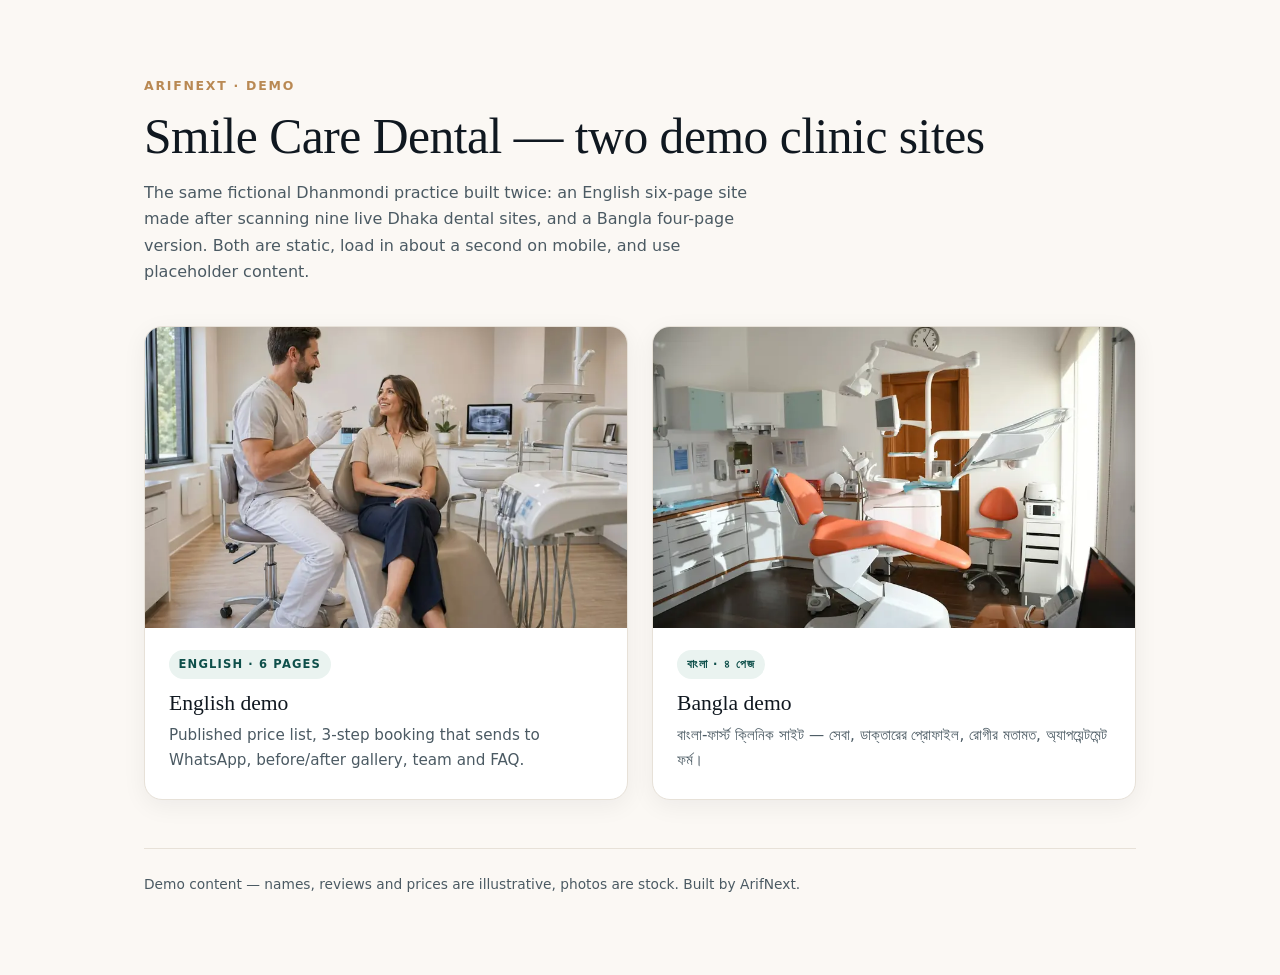
<file: index.html>
<!doctype html>
<html lang="en">
<head>
<meta charset="utf-8">
<meta name="viewport" content="width=device-width, initial-scale=1">
<title>Smile Care Dental — demo sites</title>
<meta name="description" content="Two demo clinic websites: an English six-page site and a Bangla four-page site.">
<link rel="canonical" href="https://arif-next.github.io/dental-demo/">
<meta property="og:type" content="website">
<meta property="og:title" content="Smile Care Dental — demo sites">
<meta property="og:description" content="Two demo clinic websites: an English six-page site and a Bangla four-page site.">
<meta property="og:url" content="https://arif-next.github.io/dental-demo/">
<meta property="og:image" content="https://arif-next.github.io/dental-demo/en/assets/img/hero-chair.jpg">
<meta name="twitter:card" content="summary_large_image">
<link rel="icon" href="en/assets/img/favicon.svg" type="image/svg+xml">
<meta name="theme-color" content="#0E4F4A">
<style>
  :root{--ink:#101820;--soft:#4b5a63;--ivory:#fbf8f4;--teal:#0e4f4a;--tint:#eaf3f0;--line:#e7e1d8;--brass:#b98953;
        --serif:"Fraunces",Georgia,serif;--sans:"Inter",system-ui,-apple-system,"Segoe UI",Roboto,sans-serif}
  *{box-sizing:border-box}
  body{margin:0;background:var(--ivory);color:var(--ink);font:400 1rem/1.65 var(--sans)}
  .wrap{max-width:1040px;margin:0 auto;padding:4rem 1.5rem 5rem}
  .eyebrow{font-size:.78rem;letter-spacing:.14em;text-transform:uppercase;color:var(--brass);font-weight:600}
  h1{font:500 clamp(2rem,5vw,3.1rem)/1.1 var(--serif);margin:.6rem 0 1rem;letter-spacing:-.01em}
  .lead{color:var(--soft);max-width:60ch;margin:0 0 2.5rem}
  .grid{display:grid;gap:1.5rem}
  @media(min-width:760px){.grid{grid-template-columns:1fr 1fr}}
  a.card{display:flex;flex-direction:column;text-decoration:none;color:inherit;background:#fff;border:1px solid var(--line);
         border-radius:18px;overflow:hidden;box-shadow:0 6px 24px rgba(16,24,32,.06);transition:transform .2s ease,box-shadow .2s ease}
  a.card:hover{transform:translateY(-2px);box-shadow:0 12px 32px rgba(16,24,32,.1)}
  a.card:focus-visible{outline:3px solid var(--teal);outline-offset:3px}
  @media(prefers-reduced-motion:reduce){a.card{transition:none}a.card:hover{transform:none}}
  .shot{aspect-ratio:16/10;background:var(--tint);overflow:hidden}
  .shot img{width:100%;height:100%;object-fit:cover;display:block}
  .body{padding:1.4rem 1.5rem 1.6rem}
  .body h2{font:500 1.35rem/1.25 var(--serif);margin:0 0 .35rem}
  .body p{margin:0;color:var(--soft);font-size:.95rem}
  .tag{display:inline-block;margin-bottom:.7rem;font-size:.72rem;letter-spacing:.1em;text-transform:uppercase;
       color:var(--teal);background:var(--tint);padding:.3rem .6rem;border-radius:99px;font-weight:600}
  footer{margin-top:3rem;padding-top:1.5rem;border-top:1px solid var(--line);color:var(--soft);font-size:.86rem}
  footer a{color:var(--teal)}
</style>
</head>
<body>
<main class="wrap">
  <p class="eyebrow">ArifNext · demo</p>
  <h1>Smile Care Dental — two demo clinic sites</h1>
  <p class="lead">The same fictional Dhanmondi practice built twice: an English six-page site made after
  scanning nine live Dhaka dental sites, and a Bangla four-page version. Both are static, load in about a
  second on mobile, and use placeholder content.</p>

  <div class="grid">
    <a class="card" href="en/">
      <span class="shot"><img src="en/assets/img/consultation-1200.webp" srcset="en/assets/img/consultation-800.webp 800w, en/assets/img/consultation-1200.webp 1200w" sizes="(min-width: 1024px) 600px, 100vw" width="1200" height="900" alt="Dentist explaining a treatment plan to a patient"></span>
      <span class="body">
        <span class="tag">English · 6 pages</span>
        <h2>English demo</h2>
        <p>Published price list, 3-step booking that sends to WhatsApp, before/after gallery, team and FAQ.</p>
      </span>
    </a>
    <a class="card" href="bn/">
      <span class="shot"><img src="bn/assets/img/hero-chair-1200.webp" srcset="bn/assets/img/hero-chair-800.webp 800w, bn/assets/img/hero-chair-1200.webp 1200w" sizes="(min-width: 1024px) 600px, 100vw" width="1200" height="800" alt="Bright dental treatment room"></span>
      <span class="body">
        <span class="tag">বাংলা · ৪ পেজ</span>
        <h2>Bangla demo</h2>
        <p>বাংলা-ফার্স্ট ক্লিনিক সাইট — সেবা, ডাক্তারের প্রোফাইল, রোগীর মতামত, অ্যাপয়েন্টমেন্ট ফর্ম।</p>
      </span>
    </a>
  </div>

  <footer>
    Demo content — names, reviews and prices are illustrative, photos are stock. Built by
    ArifNext.
  </footer>
</main>
</body>
</html>
</file>
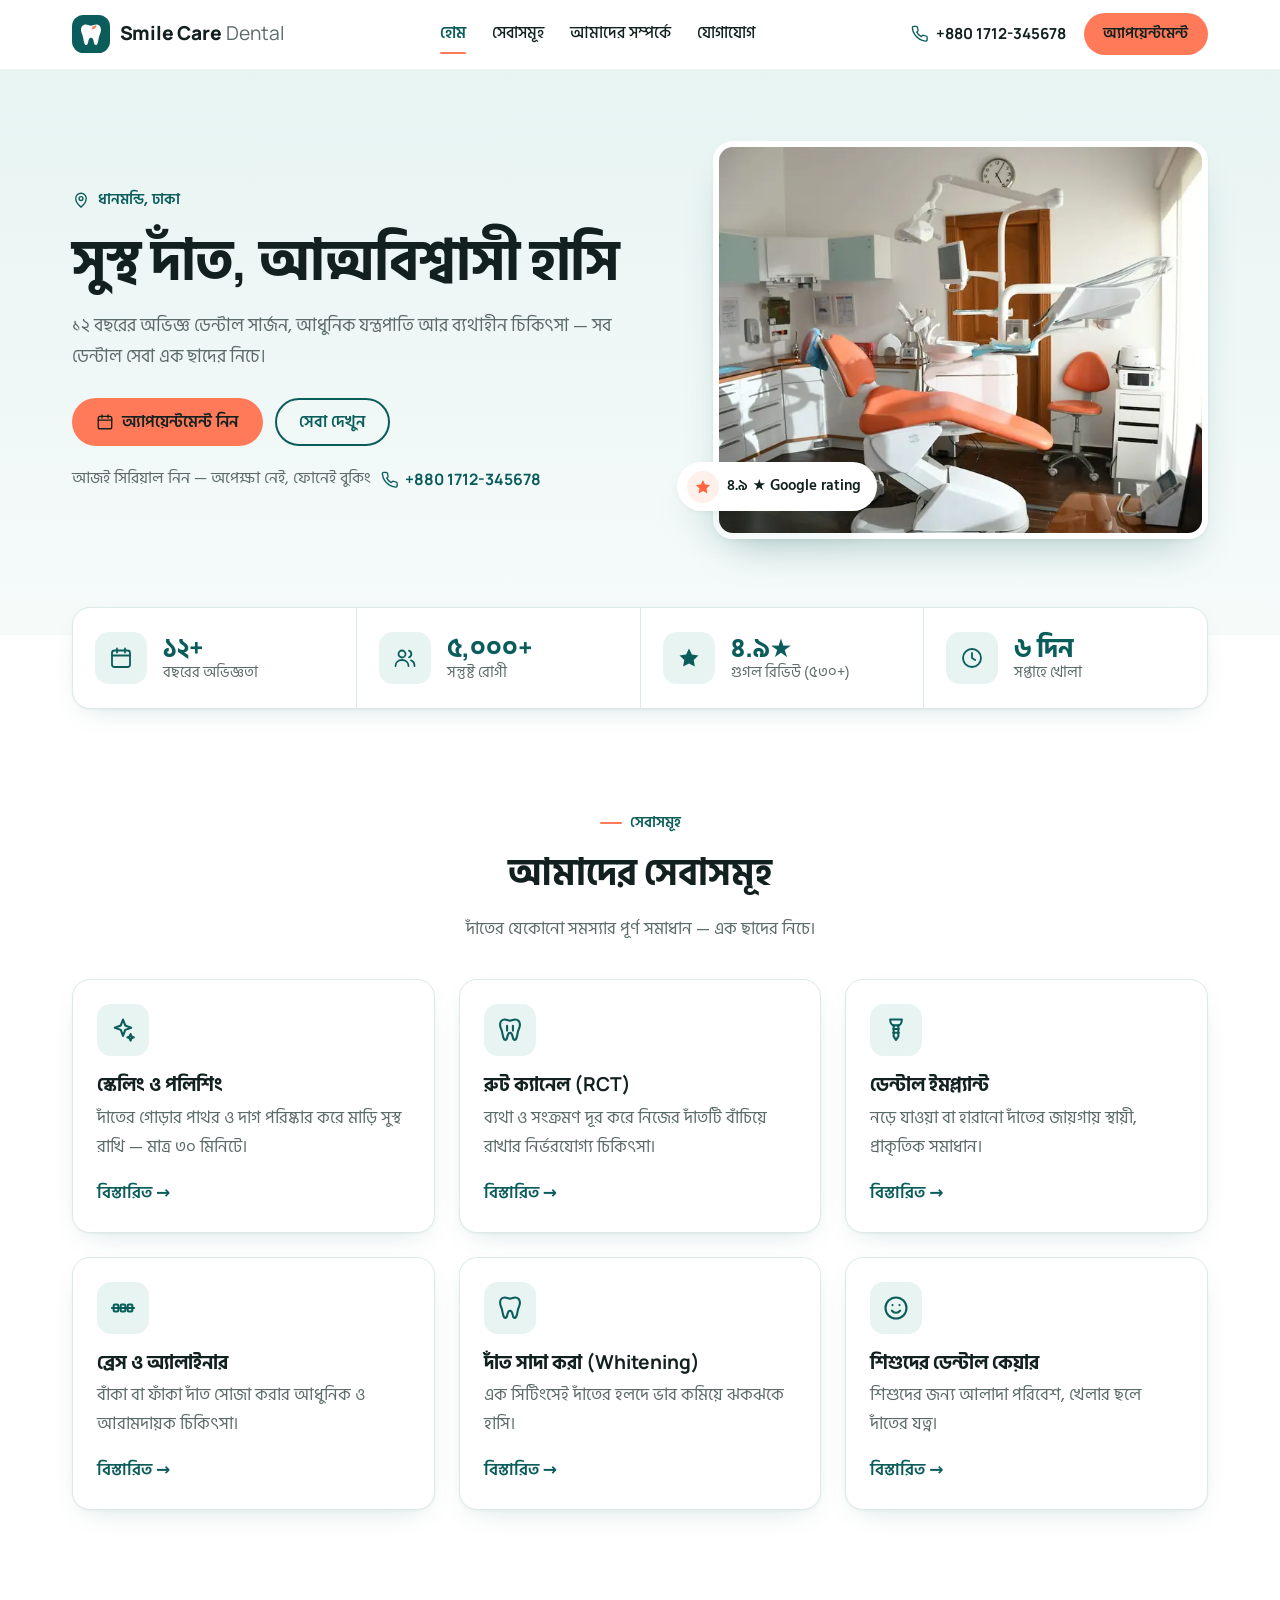
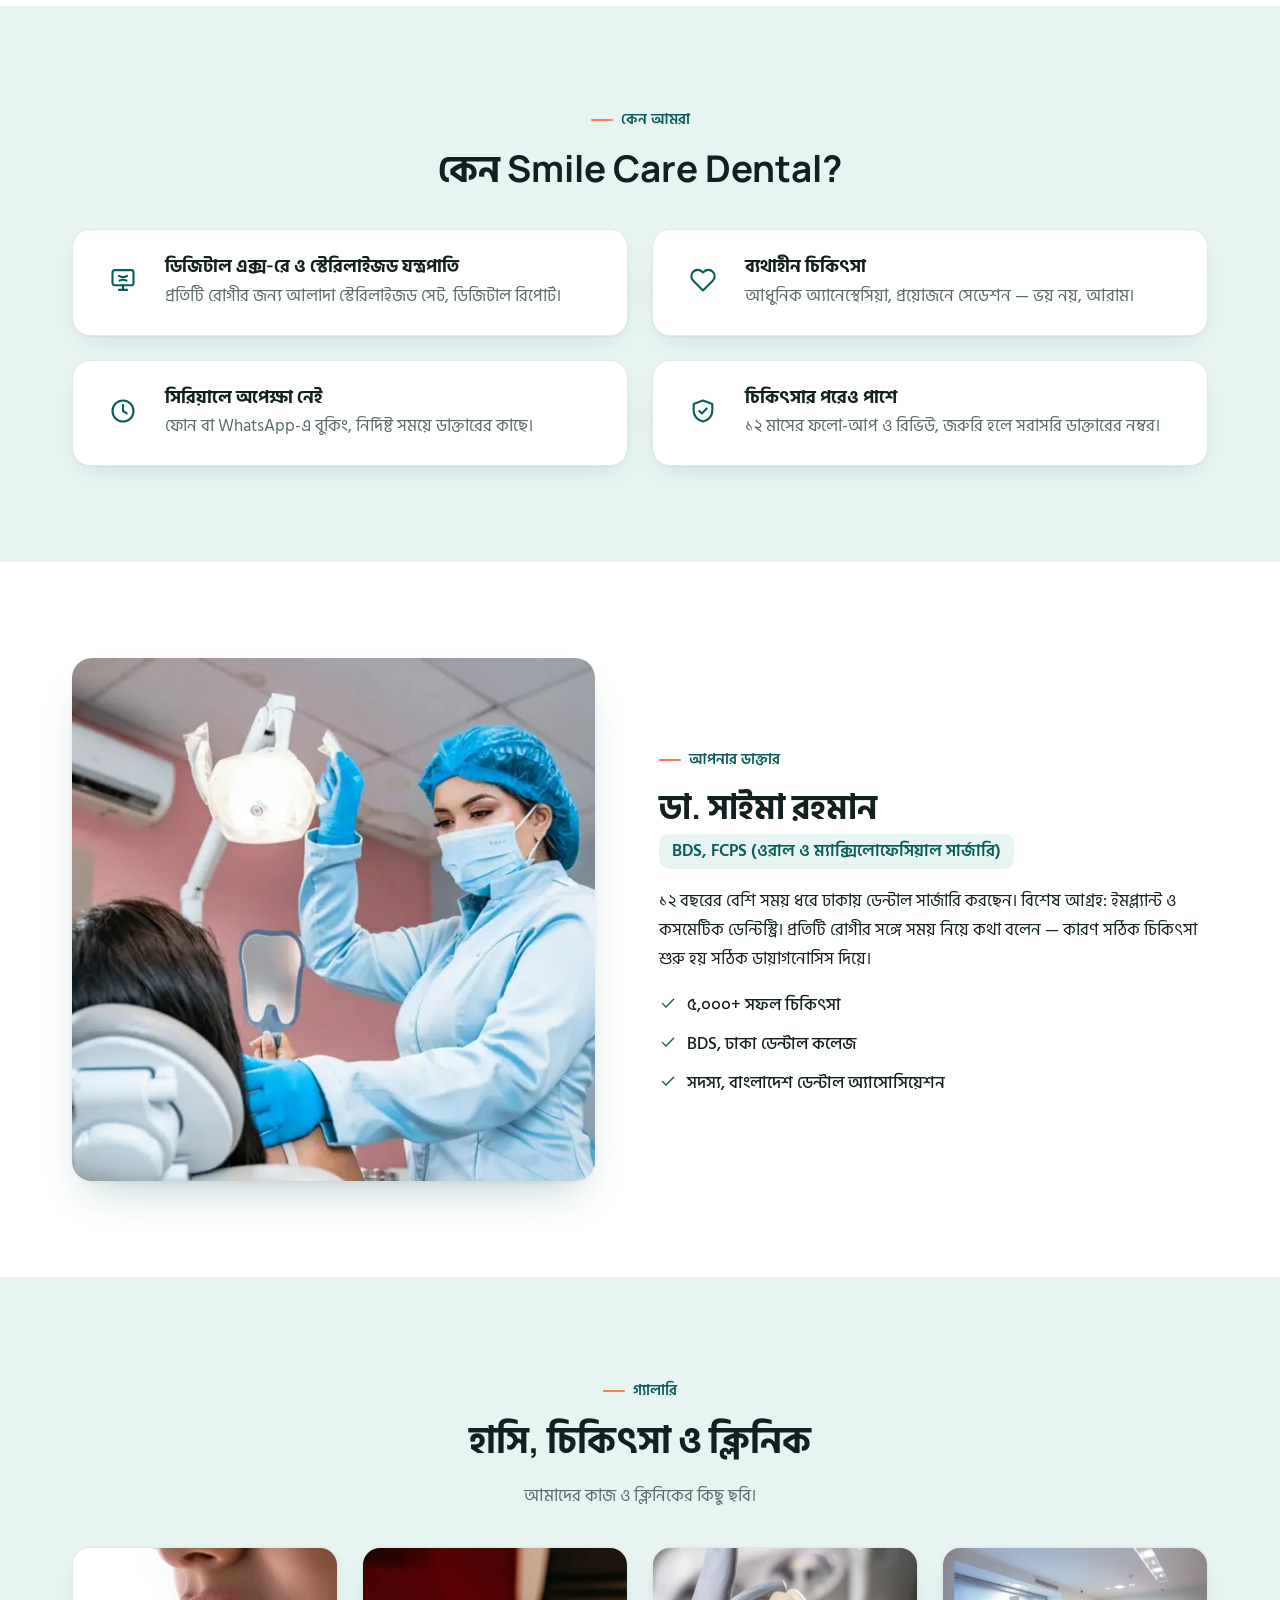
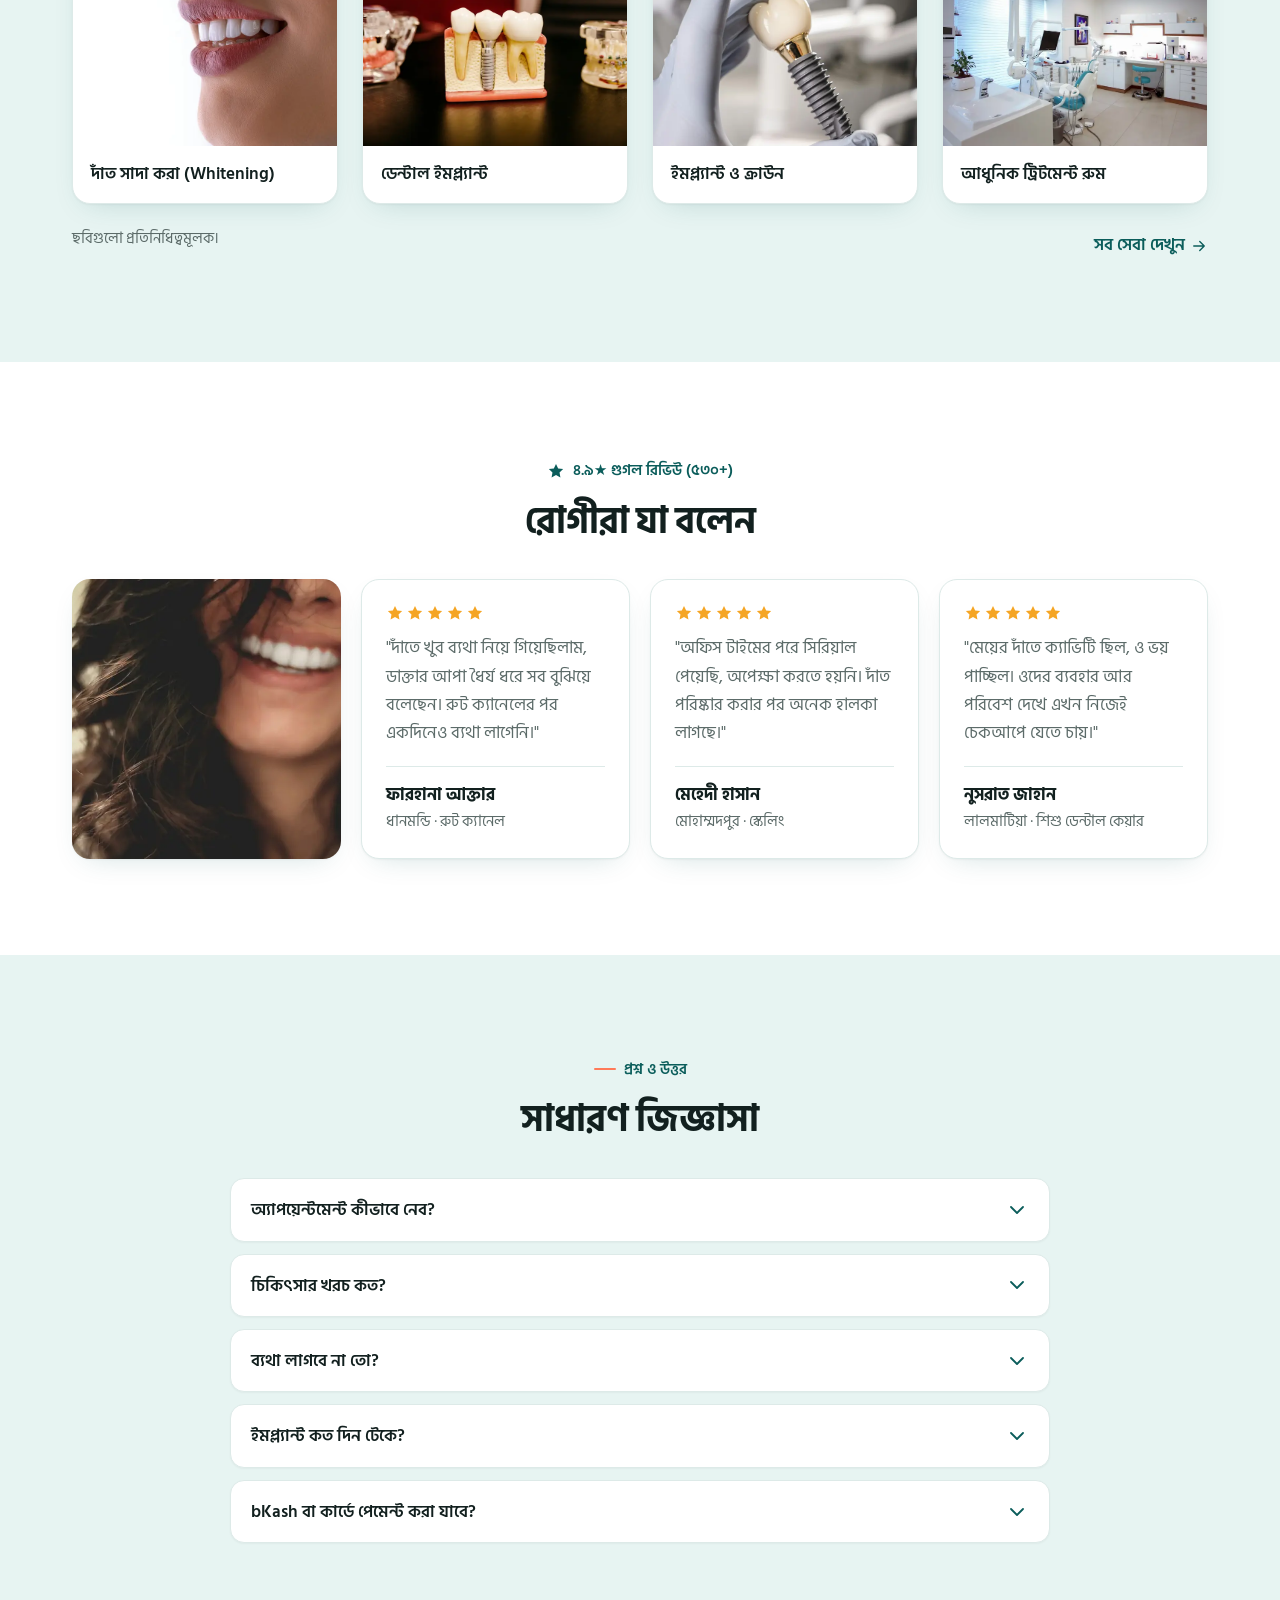
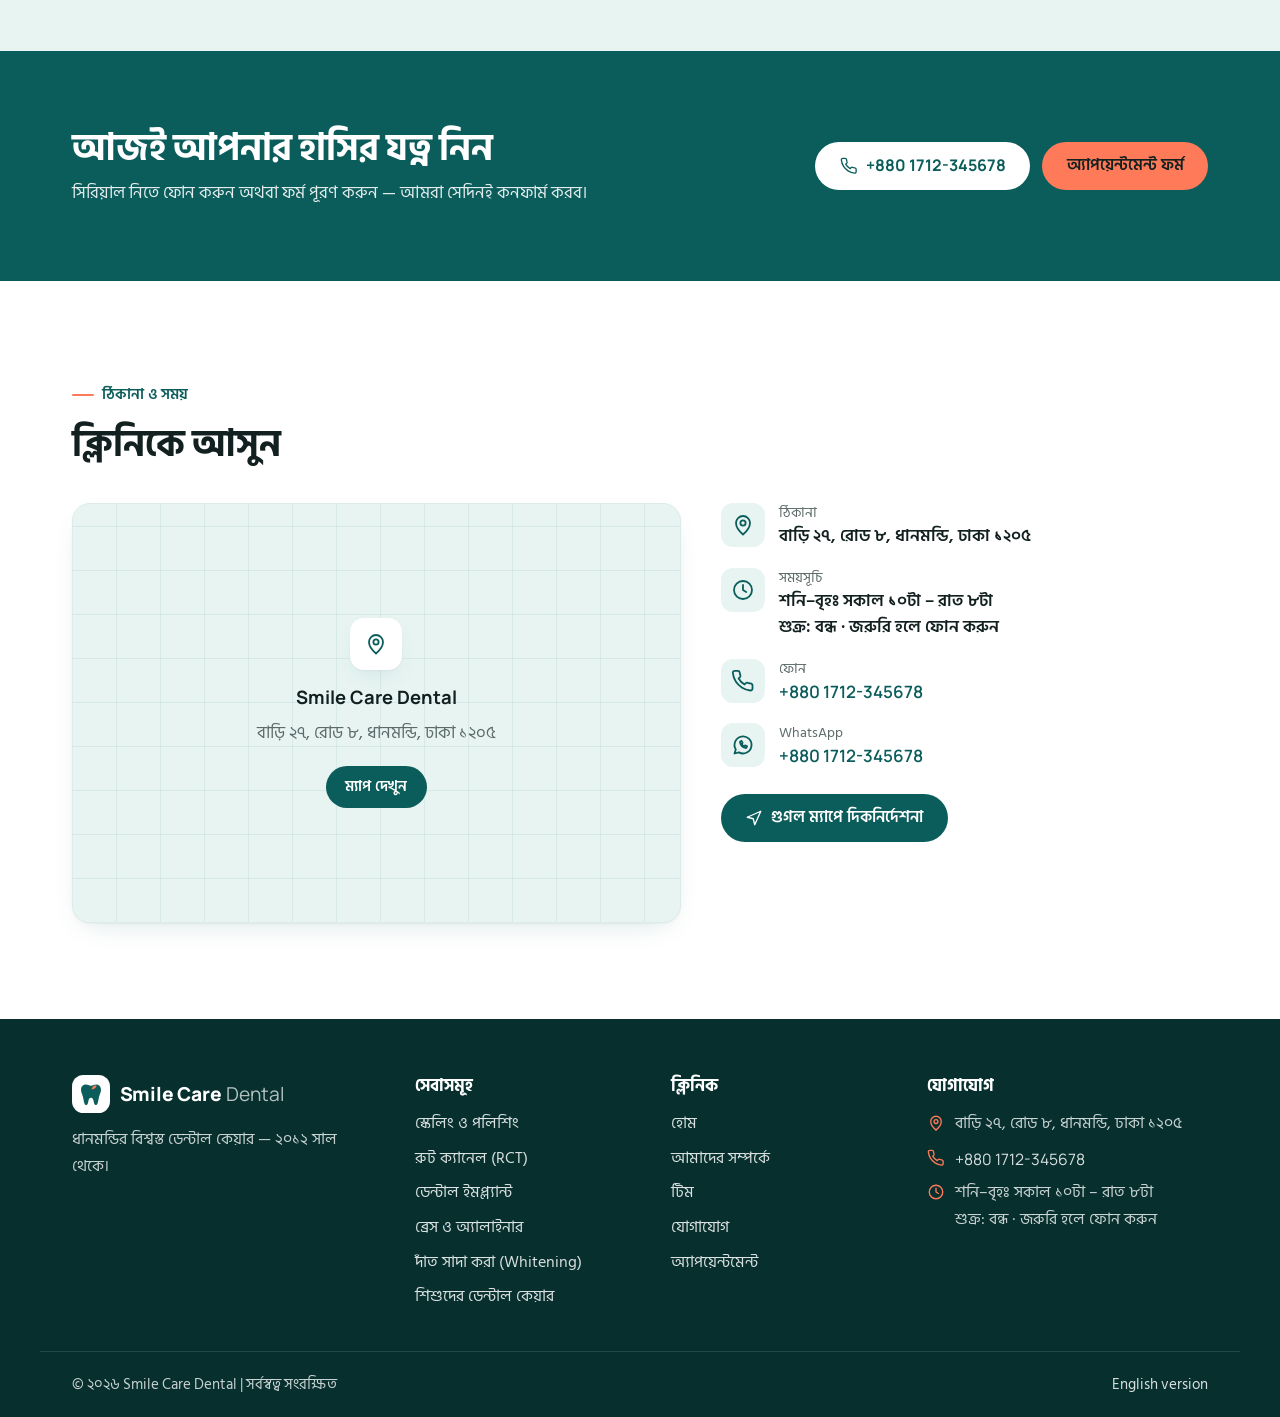
<file: bn/index.html>
<!DOCTYPE html>
<html lang="bn">
<head>
  <meta charset="utf-8">
  <meta name="viewport" content="width=device-width, initial-scale=1">
  <title>Smile Care Dental — ধানমন্ডি, ঢাকা | সুস্থ দাঁত, আত্মবিশ্বাসী হাসি</title>
  <meta name="description" content="ধানমন্ডির Smile Care Dental — ১২ বছরের অভিজ্ঞ ডেন্টাল সার্জন, আধুনিক যন্ত্রপাতি আর ব্যথাহীন চিকিৎসা। স্কেলিং, RCT, ইমপ্ল্যান্ট, ব্রেস, Whitening ও শিশুদের ডেন্টাল কেয়ার।">
  <link rel="canonical" href="https://arif-next.github.io/dental-demo/bn/">
  <link rel="alternate" hreflang="en" href="https://arif-next.github.io/dental-demo/en/">
  <link rel="alternate" hreflang="bn" href="https://arif-next.github.io/dental-demo/bn/">
  <link rel="alternate" hreflang="x-default" href="https://arif-next.github.io/dental-demo/en/">
  <meta name="theme-color" content="#0B5D5B">
  <meta property="og:type" content="website">
  <meta property="og:site_name" content="Smile Care Dental">
  <meta property="og:locale" content="bn_BD">
  <meta property="og:title" content="Smile Care Dental — সুস্থ দাঁত, আত্মবিশ্বাসী হাসি">
  <meta property="og:description" content="১২ বছরের অভিজ্ঞ ডেন্টাল সার্জন, আধুনিক যন্ত্রপাতি আর ব্যথাহীন চিকিৎসা — সব ডেন্টাল সেবা এক ছাদের নিচে।">
  <meta property="og:url" content="https://arif-next.github.io/dental-demo/bn/">
  <meta property="og:image" content="https://arif-next.github.io/dental-demo/bn/assets/img/hero-chair.jpg">
  <meta name="twitter:card" content="summary_large_image">
  <link rel="icon" href="data:image/svg+xml,%3Csvg xmlns='http://www.w3.org/2000/svg' viewBox='0 0 40 40'%3E%3Crect width='40' height='40' rx='12' fill='%230B5D5B'/%3E%3Cpath fill='%23fff' d='M14.5 10c-3.2 0-5 2.5-5 5.5 0 2.4.9 4.1 1.6 6 .7 2 1 4.8 1.7 7.4.5 1.8 1.2 2.8 2.2 2.8 1.5 0 1.8-2 2.2-4 .4-1.9.7-3.8 2.8-3.8s2.4 1.9 2.8 3.8c.4 2 .7 4 2.2 4 1 0 1.7-1 2.2-2.8.7-2.6 1-5.4 1.7-7.4.7-1.9 1.6-3.6 1.6-6 0-3-1.8-5.5-5-5.5-2.2 0-3.4 1.2-5.5 1.2S16.7 10 14.5 10z'/%3E%3C/svg%3E">
  <link rel="preconnect" href="https://fonts.googleapis.com">
  <link rel="preconnect" href="https://fonts.gstatic.com" crossorigin>
  <link rel="stylesheet" href="https://fonts.googleapis.com/css2?family=Hind+Siliguri:wght@400;500;600;700&family=Manrope:wght@400;600;700;800&display=swap">
  <link rel="stylesheet" href="assets/css/style.css">
  <link rel="preload" as="image" href="assets/img/hero-chair-1200.webp" imagesrcset="assets/img/hero-chair-800.webp 800w, assets/img/hero-chair-1200.webp 1200w" imagesizes="(min-width: 1024px) 600px, 100vw">
  <script>document.documentElement.classList.add('js')</script>
  <script type="application/ld+json">
  {
    "@context": "https://schema.org",
    "@type": "Dentist",
    "name": "Smile Care Dental",
    "description": "ধানমন্ডির ডেন্টাল ক্লিনিক — স্কেলিং, রুট ক্যানেল (RCT), ডেন্টাল ইমপ্ল্যান্ট, ব্রেস ও অ্যালাইনার, Whitening এবং শিশুদের ডেন্টাল কেয়ার।",
    "url": "https://arif-next.github.io/dental-demo/bn/",
    "image": "https://arif-next.github.io/dental-demo/bn/assets/img/hero-chair.jpg",
    "telephone": "+8801712345678",
    "foundingDate": "2012",
    "priceRange": "৳৳",
    "currenciesAccepted": "BDT",
    "paymentAccepted": "Cash, bKash, Nagad, Credit Card",
    "address": {
      "@type": "PostalAddress",
      "streetAddress": "বাড়ি ২৭, রোড ৮, ধানমন্ডি",
      "addressLocality": "Dhaka",
      "postalCode": "1205",
      "addressCountry": "BD"
    },
    "openingHoursSpecification": [
      {
        "@type": "OpeningHoursSpecification",
        "dayOfWeek": ["Saturday", "Sunday", "Monday", "Tuesday", "Wednesday", "Thursday"],
        "opens": "10:00",
        "closes": "20:00"
      }
    ],
    "areaServed": ["Dhanmondi", "Mohammadpur", "Lalmatia", "Dhaka"],
    "employee": {
      "@type": "Person",
      "name": "ডা. সাইমা রহমান",
      "jobTitle": "Dental Surgeon — BDS, FCPS (Oral & Maxillofacial Surgery)"
    }
  }
  </script>
  <script type="application/ld+json">{"@context": "https://schema.org", "@type": "FAQPage", "mainEntity": [{"@type": "Question", "name": "অ্যাপয়েন্টমেন্ট কীভাবে নেব?", "acceptedAnswer": {"@type": "Answer", "text": "ফোন, WhatsApp বা ওয়েবসাইটের ফর্ম দিয়ে সিরিয়াল নিতে পারবেন। ফর্ম দিলে আমরা ৩০ মিনিটের মধ্যে ফোনে কনফার্ম করি।"}}, {"@type": "Question", "name": "চিকিৎসার খরচ কত?", "acceptedAnswer": {"@type": "Answer", "text": "প্রথম পরামর্শ ও চেকআপ ফ্রি। স্কেলিং থেকে শুরু করে ইমপ্ল্যান্ট পর্যন্ত — যেকোনো চিকিৎসার আগে লিখিত এস্টিমেট দেওয়া হয়, কোনো লুকানো খরচ নেই।"}}, {"@type": "Question", "name": "ব্যথা লাগবে না তো?", "acceptedAnswer": {"@type": "Answer", "text": "ব্যথাহীন চিকিৎসার জন্যই আমরা কাজ করি। প্রয়োজন অনুযায়ী আধুনিক অ্যানেস্থেসিয়া ও প্রয়োজনে সেডেশন ব্যবহার করা হয়।"}}, {"@type": "Question", "name": "ইমপ্ল্যান্ট কত দিন টেকে?", "acceptedAnswer": {"@type": "Answer", "text": "সঠিকভাবে রাখলে ১৫–২০ বছর বা তার বেশি। নিয়মিত চেকআপ আর পরিচ্ছন্নতা এর মূল শর্ত।"}}, {"@type": "Question", "name": "bKash বা কার্ডে পেমেন্ট করা যাবে?", "acceptedAnswer": {"@type": "Answer", "text": "হ্যাঁ — ক্যাশ, bKash, Nagad এবং কার্ড সবই গ্রহণযোগ্য।"}}]}</script>
</head>
<body>
<svg width="0" height="0" style="position:absolute" aria-hidden="true" focusable="false">
  <symbol id="i-tooth" viewBox="0 0 24 24"><path d="M7.5 3C5 3 3.5 5 3.5 7.4c0 1.9.7 3.3 1.3 4.8.6 1.6.8 3.8 1.4 5.9.4 1.4 1 2.4 1.8 2.4 1.2 0 1.5-1.6 1.8-3.2.3-1.5.6-3 2.2-3s1.9 1.5 2.2 3c.3 1.6.6 3.2 1.8 3.2.8 0 1.4-1 1.8-2.4.6-2.1.8-4.3 1.4-5.9.6-1.5 1.3-2.9 1.3-4.8C20.5 5 19 3 16.5 3c-1.8 0-2.7 1-4.5 1S9.3 3 7.5 3z"/></symbol>
  <symbol id="i-root" viewBox="0 0 24 24"><path d="M7.5 3C5 3 3.5 5 3.5 7.4c0 1.9.7 3.3 1.3 4.8.6 1.6.8 3.8 1.4 5.9.4 1.4 1 2.4 1.8 2.4 1.2 0 1.5-1.6 1.8-3.2.3-1.5.6-3 2.2-3s1.9 1.5 2.2 3c.3 1.6.6 3.2 1.8 3.2.8 0 1.4-1 1.8-2.4.6-2.1.8-4.3 1.4-5.9.6-1.5 1.3-2.9 1.3-4.8C20.5 5 19 3 16.5 3c-1.8 0-2.7 1-4.5 1S9.3 3 7.5 3z"/><path d="M9.5 8.5v4M14.5 8.5v4"/></symbol>
  <symbol id="i-phone" viewBox="0 0 24 24"><path d="M21.5 16.6v2.9a2 2 0 0 1-2.2 2 19.6 19.6 0 0 1-8.5-3 19.3 19.3 0 0 1-6-6 19.6 19.6 0 0 1-3-8.6A2 2 0 0 1 3.8 1.8h2.9a2 2 0 0 1 2 1.7c.1.9.3 1.8.6 2.7a2 2 0 0 1-.4 2.1L7.6 9.5a16 16 0 0 0 6 6l1.2-1.3a2 2 0 0 1 2.1-.4c.9.3 1.8.5 2.7.6a2 2 0 0 1 1.9 2.2z"/></symbol>
  <symbol id="i-whatsapp" viewBox="0 0 24 24"><path d="M3.5 20.5l1.3-4.1A8.5 8.5 0 1 1 8 19.4l-4.5 1.1z"/><path d="M9 8.8c0 3.4 2.8 6.2 6.2 6.2l.9-1.6-2-1-1 .9a5 5 0 0 1-2.4-2.4l.9-1-1-2L9 8.8z"/></symbol>
  <symbol id="i-calendar" viewBox="0 0 24 24"><rect x="3" y="4.5" width="18" height="16.5" rx="2.5"/><path d="M3 9.5h18M8 2.5v4M16 2.5v4"/></symbol>
  <symbol id="i-clock" viewBox="0 0 24 24"><circle cx="12" cy="12" r="9"/><path d="M12 7v5l3.2 2"/></symbol>
  <symbol id="i-pin" viewBox="0 0 24 24"><path d="M12 21.5s7-6 7-11.5a7 7 0 1 0-14 0c0 5.5 7 11.5 7 11.5z"/><circle cx="12" cy="10" r="2.6"/></symbol>
  <symbol id="i-star" viewBox="0 0 24 24"><path fill="currentColor" stroke="none" d="M12 2.5l2.9 6 6.6.9-4.8 4.6 1.2 6.5L12 17.4l-5.9 3.1 1.2-6.5-4.8-4.6 6.6-.9z"/></symbol>
  <symbol id="i-shield" viewBox="0 0 24 24"><path d="M12 3l8 3v5.5c0 5-3.4 8.6-8 9.5-4.6-.9-8-4.5-8-9.5V6l8-3z"/><path d="M8.8 12l2.2 2.2 4.2-4.4"/></symbol>
  <symbol id="i-users" viewBox="0 0 24 24"><circle cx="9" cy="8" r="3.5"/><path d="M2.5 20c0-3.6 2.9-6 6.5-6s6.5 2.4 6.5 6M16 4.7a3.5 3.5 0 0 1 0 6.6M18 14.3c2.1.7 3.5 2.7 3.5 5.7"/></symbol>
  <symbol id="i-heart" viewBox="0 0 24 24"><path d="M20.4 4.9a5.4 5.4 0 0 0-7.7 0L12 5.6l-.7-.7a5.4 5.4 0 0 0-7.7 7.7l.7.7L12 21l7.7-7.7.7-.7a5.4 5.4 0 0 0 0-7.7z"/></symbol>
  <symbol id="i-sparkle" viewBox="0 0 24 24"><path d="M12 3l1.9 5.1L19 10l-5.1 1.9L12 17l-1.9-5.1L5 10l5.1-1.9z"/><path d="M18.5 15.5l.8 2 2 .8-2 .8-.8 2-.8-2-2-.8 2-.8z"/></symbol>
  <symbol id="i-check" viewBox="0 0 24 24"><path d="M4.5 12.5l4.8 4.8L19.5 7"/></symbol>
  <symbol id="i-check-circle" viewBox="0 0 24 24"><circle cx="12" cy="12" r="9"/><path d="M8 12.3l2.7 2.7L16 9.7"/></symbol>
  <symbol id="i-arrow" viewBox="0 0 24 24"><path d="M5 12h14M13 6l6 6-6 6"/></symbol>
  <symbol id="i-menu" viewBox="0 0 24 24"><path d="M4 7h16M4 12h16M4 17h16"/></symbol>
  <symbol id="i-close" viewBox="0 0 24 24"><path d="M6 6l12 12M18 6L6 18"/></symbol>
  <symbol id="i-chevron" viewBox="0 0 24 24"><path d="M6 9l6 6 6-6"/></symbol>
  <symbol id="i-xray" viewBox="0 0 24 24"><rect x="3" y="3.5" width="18" height="13" rx="2"/><path d="M8.5 20.5h7M12 16.5v4M8.5 8.5c1.1.7 2.3 1 3.5 1s2.4-.3 3.5-1M9 12.5c.9-.5 1.9-.7 3-.7s2.1.2 3 .7"/></symbol>
  <symbol id="i-implant" viewBox="0 0 24 24"><path d="M7 3h10c0 2.8-1.4 5-3.3 5h-3.4C8.4 8 7 5.8 7 3z"/><path d="M10 8v9.5l2 3 2-3V8M9.5 11.2h5M9.5 14.4h5"/></symbol>
  <symbol id="i-braces" viewBox="0 0 24 24"><path d="M2.5 12h19"/><rect x="4" y="9" width="4" height="6" rx="1"/><rect x="10" y="9" width="4" height="6" rx="1"/><rect x="16" y="9" width="4" height="6" rx="1"/></symbol>
  <symbol id="i-smile" viewBox="0 0 24 24"><circle cx="12" cy="12" r="9"/><path d="M8.5 14.2a4.2 4.2 0 0 0 7 0M9 9.5h.01M15 9.5h.01"/></symbol>
  <symbol id="i-quote" viewBox="0 0 24 24"><path fill="currentColor" stroke="none" d="M4 18v-5.5C4 8.4 6.2 6 9.5 5.5v2.6C7.8 8.6 7 9.7 7 11.5h3V18H4zm10 0v-5.5c0-4.1 2.2-6.5 5.5-7v2.6C17.8 8.6 17 9.7 17 11.5h3V18h-6z"/></symbol>
  <symbol id="i-nav" viewBox="0 0 24 24"><path d="M3 11l18-8-8 18-2-8-8-2z"/></symbol>
  <symbol id="i-chat" viewBox="0 0 24 24"><path d="M20.5 14.5a2 2 0 0 1-2 2H8l-4.5 4V5.5a2 2 0 0 1 2-2h13a2 2 0 0 1 2 2z"/></symbol>
</svg>

<a class="skip-link" href="#main">মূল কনটেন্টে যান</a>

<header class="site-header">
  <div class="container header-inner">
    <a class="logo" href="index.html" aria-label="Smile Care Dental — হোম">
      <svg class="logo-mark" viewBox="0 0 40 40" aria-hidden="true"><rect width="40" height="40" rx="12" fill="#0B5D5B"/><path fill="#fff" d="M14.5 10c-3.2 0-5 2.5-5 5.5 0 2.4.9 4.1 1.6 6 .7 2 1 4.8 1.7 7.4.5 1.8 1.2 2.8 2.2 2.8 1.5 0 1.8-2 2.2-4 .4-1.9.7-3.8 2.8-3.8s2.4 1.9 2.8 3.8c.4 2 .7 4 2.2 4 1 0 1.7-1 2.2-2.8.7-2.6 1-5.4 1.7-7.4.7-1.9 1.6-3.6 1.6-6 0-3-1.8-5.5-5-5.5-2.2 0-3.4 1.2-5.5 1.2S16.7 10 14.5 10z"/><path fill="#FF7A59" d="M20.6 15.2c.5-2.7 2.5-4.3 5.3-4.3-.3 2.8-2.4 4.4-5.3 4.3z"/></svg>
      <span><b>Smile Care</b> <span class="logo-light">Dental</span></span>
    </a>
    <nav class="main-nav" id="main-nav" aria-label="প্রধান মেনু">
      <ul>
        <li><a href="index.html" aria-current="page">হোম</a></li>
        <li><a href="services.html">সেবাসমূহ</a></li>
        <li><a href="about.html">আমাদের সম্পর্কে</a></li>
        <li><a href="contact.html">যোগাযোগ</a></li>
      </ul>
      <a class="btn btn-coral nav-cta-mobile" href="contact.html">অ্যাপয়েন্টমেন্ট</a>
    </nav>
    <div class="header-actions">
      <a class="header-phone" href="tel:+8801712345678"><svg class="ic ic-sm" aria-hidden="true"><use href="#i-phone"/></svg>+880 1712-345678</a>
      <a class="btn btn-coral btn-sm header-cta" href="contact.html">অ্যাপয়েন্টমেন্ট</a>
      <button class="nav-toggle" type="button" aria-expanded="false" aria-controls="main-nav" aria-label="মেনু খুলুন">
        <svg class="ic ic-menu" aria-hidden="true"><use href="#i-menu"/></svg>
        <svg class="ic ic-close" aria-hidden="true"><use href="#i-close"/></svg>
      </button>
    </div>
  </div>
</header>

<main id="main">

  <!-- Hero -->
  <section class="hero" aria-labelledby="hero-title">
    <div class="container hero-grid">
      <div class="hero-copy">
        <span class="eyebrow"><svg class="ic ic-sm" aria-hidden="true"><use href="#i-pin"/></svg>ধানমন্ডি, ঢাকা</span>
        <h1 id="hero-title">সুস্থ দাঁত, আত্মবিশ্বাসী হাসি</h1>
        <p class="hero-sub">১২ বছরের অভিজ্ঞ ডেন্টাল সার্জন, আধুনিক যন্ত্রপাতি আর ব্যথাহীন চিকিৎসা — সব ডেন্টাল সেবা এক ছাদের নিচে।</p>
        <div class="btn-row">
          <a class="btn btn-coral" href="contact.html"><svg class="ic ic-sm" aria-hidden="true"><use href="#i-calendar"/></svg>অ্যাপয়েন্টমেন্ট নিন</a>
          <a class="btn btn-outline" href="services.html">সেবা দেখুন</a>
        </div>
        <p class="hero-note">
          <span>আজই সিরিয়াল নিন — অপেক্ষা নেই, ফোনেই বুকিং</span>
          <a href="tel:+8801712345678"><svg class="ic ic-sm" aria-hidden="true"><use href="#i-phone"/></svg>+880 1712-345678</a>
        </p>
      </div>
      <div class="hero-media">
        <div class="hero-frame">
          <img src="assets/img/hero-chair-1200.webp" srcset="assets/img/hero-chair-800.webp 800w, assets/img/hero-chair-1200.webp 1200w" sizes="(min-width: 1024px) 600px, 100vw" width="1200" height="800" fetchpriority="high" alt="Smile Care Dental-এর আধুনিক ডেন্টাল চেয়ার ও আলো-ঝলমলে ট্রিটমেন্ট রুম">
        </div>
        <div class="rating-badge"><span class="star-dot"><svg class="ic" aria-hidden="true"><use href="#i-star"/></svg></span>৪.৯ ★ Google rating</div>
      </div>
    </div>
  </section>

  <!-- Trust strip -->
  <section class="trust" aria-label="এক নজরে Smile Care Dental">
    <div class="container">
      <ul class="trust-list">
        <li class="trust-item"><span class="icon-box"><svg class="ic" aria-hidden="true"><use href="#i-calendar"/></svg></span><span><span class="trust-num">১২+</span><span class="trust-label">বছরের অভিজ্ঞতা</span></span></li>
        <li class="trust-item"><span class="icon-box"><svg class="ic" aria-hidden="true"><use href="#i-users"/></svg></span><span><span class="trust-num">৫,০০০+</span><span class="trust-label">সন্তুষ্ট রোগী</span></span></li>
        <li class="trust-item"><span class="icon-box"><svg class="ic" aria-hidden="true"><use href="#i-star"/></svg></span><span><span class="trust-num">৪.৯★</span><span class="trust-label">গুগল রিভিউ (৫৩০+)</span></span></li>
        <li class="trust-item"><span class="icon-box"><svg class="ic" aria-hidden="true"><use href="#i-clock"/></svg></span><span><span class="trust-num">৬ দিন</span><span class="trust-label">সপ্তাহে খোলা</span></span></li>
      </ul>
    </div>
  </section>

  <!-- Services -->
  <section class="section" id="services" aria-labelledby="services-title">
    <div class="container">
      <div class="section-head center reveal">
        <span class="eyebrow">সেবাসমূহ</span>
        <h2 id="services-title">আমাদের সেবাসমূহ</h2>
        <p>দাঁতের যেকোনো সমস্যার পূর্ণ সমাধান — এক ছাদের নিচে।</p>
      </div>
      <div class="grid grid-3">
        <article class="card card-hover service-card reveal">
          <span class="icon-box"><svg class="ic ic-lg" aria-hidden="true"><use href="#i-sparkle"/></svg></span>
          <h3>স্কেলিং ও পলিশিং</h3>
          <p>দাঁতের গোড়ার পাথর ও দাগ পরিষ্কার করে মাড়ি সুস্থ রাখি — মাত্র ৩০ মিনিটে।</p>
          <a class="link-arrow" href="services.html#scaling" aria-label="স্কেলিং ও পলিশিং — বিস্তারিত">বিস্তারিত →</a>
        </article>
        <article class="card card-hover service-card reveal">
          <span class="icon-box"><svg class="ic ic-lg" aria-hidden="true"><use href="#i-root"/></svg></span>
          <h3>রুট ক্যানেল (RCT)</h3>
          <p>ব্যথা ও সংক্রমণ দূর করে নিজের দাঁতটি বাঁচিয়ে রাখার নির্ভরযোগ্য চিকিৎসা।</p>
          <a class="link-arrow" href="services.html#rct" aria-label="রুট ক্যানেল (RCT) — বিস্তারিত">বিস্তারিত →</a>
        </article>
        <article class="card card-hover service-card reveal">
          <span class="icon-box"><svg class="ic ic-lg" aria-hidden="true"><use href="#i-implant"/></svg></span>
          <h3>ডেন্টাল ইমপ্ল্যান্ট</h3>
          <p>নড়ে যাওয়া বা হারানো দাঁতের জায়গায় স্থায়ী, প্রাকৃতিক সমাধান।</p>
          <a class="link-arrow" href="services.html#implant" aria-label="ডেন্টাল ইমপ্ল্যান্ট — বিস্তারিত">বিস্তারিত →</a>
        </article>
        <article class="card card-hover service-card reveal">
          <span class="icon-box"><svg class="ic ic-lg" aria-hidden="true"><use href="#i-braces"/></svg></span>
          <h3>ব্রেস ও অ্যালাইনার</h3>
          <p>বাঁকা বা ফাঁকা দাঁত সোজা করার আধুনিক ও আরামদায়ক চিকিৎসা।</p>
          <a class="link-arrow" href="services.html#braces" aria-label="ব্রেস ও অ্যালাইনার — বিস্তারিত">বিস্তারিত →</a>
        </article>
        <article class="card card-hover service-card reveal">
          <span class="icon-box"><svg class="ic ic-lg" aria-hidden="true"><use href="#i-tooth"/></svg></span>
          <h3>দাঁত সাদা করা (Whitening)</h3>
          <p>এক সিটিংসেই দাঁতের হলদে ভাব কমিয়ে ঝকঝকে হাসি।</p>
          <a class="link-arrow" href="services.html#whitening" aria-label="দাঁত সাদা করা (Whitening) — বিস্তারিত">বিস্তারিত →</a>
        </article>
        <article class="card card-hover service-card reveal">
          <span class="icon-box"><svg class="ic ic-lg" aria-hidden="true"><use href="#i-smile"/></svg></span>
          <h3>শিশুদের ডেন্টাল কেয়ার</h3>
          <p>শিশুদের জন্য আলাদা পরিবেশ, খেলার ছলে দাঁতের যত্ন।</p>
          <a class="link-arrow" href="services.html#kids" aria-label="শিশুদের ডেন্টাল কেয়ার — বিস্তারিত">বিস্তারিত →</a>
        </article>
      </div>
    </div>
  </section>

  <!-- Why us -->
  <section class="section section-tint" aria-labelledby="why-title">
    <div class="container">
      <div class="section-head center reveal">
        <span class="eyebrow">কেন আমরা</span>
        <h2 id="why-title">কেন Smile Care Dental?</h2>
      </div>
      <div class="grid grid-2">
        <div class="card why-item reveal">
          <span class="icon-box"><svg class="ic ic-lg" aria-hidden="true"><use href="#i-xray"/></svg></span>
          <div><h3>ডিজিটাল এক্স-রে ও স্টেরিলাইজড যন্ত্রপাতি</h3><p>প্রতিটি রোগীর জন্য আলাদা স্টেরিলাইজড সেট, ডিজিটাল রিপোর্ট।</p></div>
        </div>
        <div class="card why-item reveal">
          <span class="icon-box"><svg class="ic ic-lg" aria-hidden="true"><use href="#i-heart"/></svg></span>
          <div><h3>ব্যথাহীন চিকিৎসা</h3><p>আধুনিক অ্যানেস্থেসিয়া, প্রয়োজনে সেডেশন — ভয় নয়, আরাম।</p></div>
        </div>
        <div class="card why-item reveal">
          <span class="icon-box"><svg class="ic ic-lg" aria-hidden="true"><use href="#i-clock"/></svg></span>
          <div><h3>সিরিয়ালে অপেক্ষা নেই</h3><p>ফোন বা WhatsApp-এ বুকিং, নির্দিষ্ট সময়ে ডাক্তারের কাছে।</p></div>
        </div>
        <div class="card why-item reveal">
          <span class="icon-box"><svg class="ic ic-lg" aria-hidden="true"><use href="#i-shield"/></svg></span>
          <div><h3>চিকিৎসার পরেও পাশে</h3><p>১২ মাসের ফলো-আপ ও রিভিউ, জরুরি হলে সরাসরি ডাক্তারের নম্বর।</p></div>
        </div>
      </div>
    </div>
  </section>

  <!-- Doctor -->
  <section class="section" aria-labelledby="doctor-title">
    <div class="container doctor-grid">
      <div class="doctor-photo reveal">
        <img src="assets/img/doctor-saima-1200.webp" srcset="assets/img/doctor-saima-800.webp 800w, assets/img/doctor-saima-1200.webp 1200w" sizes="(min-width: 1024px) 600px, 100vw" width="1200" height="800" loading="lazy" alt="ডা. সাইমা রহমান — ডেন্টাল সার্জন, চিকিৎসা চলাকালীন">
      </div>
      <div class="reveal">
        <span class="eyebrow">আপনার ডাক্তার</span>
        <h2 class="doctor-name" id="doctor-title">ডা. সাইমা রহমান</h2>
        <span class="doctor-cred">BDS, FCPS (ওরাল ও ম্যাক্সিলোফেসিয়াল সার্জারি)</span>
        <p>১২ বছরের বেশি সময় ধরে ঢাকায় ডেন্টাল সার্জারি করছেন। বিশেষ আগ্রহ: ইমপ্ল্যান্ট ও কসমেটিক ডেন্টিস্ট্রি। প্রতিটি রোগীর সঙ্গে সময় নিয়ে কথা বলেন — কারণ সঠিক চিকিৎসা শুরু হয় সঠিক ডায়াগনোসিস দিয়ে।</p>
        <ul class="check-list">
          <li><svg class="ic ic-sm" aria-hidden="true"><use href="#i-check"/></svg>৫,০০০+ সফল চিকিৎসা</li>
          <li><svg class="ic ic-sm" aria-hidden="true"><use href="#i-check"/></svg>BDS, ঢাকা ডেন্টাল কলেজ</li>
          <li><svg class="ic ic-sm" aria-hidden="true"><use href="#i-check"/></svg>সদস্য, বাংলাদেশ ডেন্টাল অ্যাসোসিয়েশন</li>
        </ul>
      </div>
    </div>
  </section>

  <!-- Gallery -->
  <section class="section section-tint" aria-labelledby="gallery-title">
    <div class="container">
      <div class="section-head center reveal">
        <span class="eyebrow">গ্যালারি</span>
        <h2 id="gallery-title">হাসি, চিকিৎসা ও ক্লিনিক</h2>
        <p>আমাদের কাজ ও ক্লিনিকের কিছু ছবি।</p>
      </div>
      <div class="grid grid-4">
        <figure class="gallery-card reveal">
          <img src="assets/img/smile-closeup-1200.webp" srcset="assets/img/smile-closeup-800.webp 800w, assets/img/smile-closeup-1200.webp 1200w" sizes="(min-width: 1024px) 300px, (min-width: 480px) 50vw, 100vw" width="1200" height="800" loading="lazy" alt="Whitening-এর পর ঝকঝকে সাদা দাঁতের হাসি — কাছ থেকে তোলা ছবি">
          <figcaption>দাঁত সাদা করা (Whitening)</figcaption>
        </figure>
        <figure class="gallery-card reveal">
          <img src="assets/img/implant-model-1200.webp" srcset="assets/img/implant-model-800.webp 800w, assets/img/implant-model-1200.webp 1200w" sizes="(min-width: 1024px) 300px, (min-width: 480px) 50vw, 100vw" width="1200" height="800" loading="lazy" alt="দুই প্রাকৃতিক দাঁতের মাঝে বসানো ডেন্টাল ইমপ্ল্যান্টের মডেল">
          <figcaption>ডেন্টাল ইমপ্ল্যান্ট</figcaption>
        </figure>
        <figure class="gallery-card reveal">
          <img src="assets/img/implant-hand-1200.webp" srcset="assets/img/implant-hand-800.webp 800w, assets/img/implant-hand-1200.webp 1200w" sizes="(min-width: 1024px) 300px, (min-width: 480px) 50vw, 100vw" width="1200" height="1800" class="pos-top" loading="lazy" alt="গ্লাভস পরা হাতে ক্রাউনসহ টাইটেনিয়াম ইমপ্ল্যান্ট">
          <figcaption>ইমপ্ল্যান্ট ও ক্রাউন</figcaption>
        </figure>
        <figure class="gallery-card reveal">
          <img src="assets/img/clinic-room-1200.webp" srcset="assets/img/clinic-room-800.webp 800w, assets/img/clinic-room-1200.webp 1200w" sizes="(min-width: 1024px) 300px, (min-width: 480px) 50vw, 100vw" width="1200" height="802" loading="lazy" alt="পরিষ্কার, আধুনিক যন্ত্রপাতিসহ ক্লিনিকের ট্রিটমেন্ট রুম">
          <figcaption>আধুনিক ট্রিটমেন্ট রুম</figcaption>
        </figure>
      </div>
      <div class="gallery-meta">
        <p class="note">ছবিগুলো প্রতিনিধিত্বমূলক।</p>
        <a class="link-arrow" href="services.html">সব সেবা দেখুন <svg class="ic ic-sm" aria-hidden="true"><use href="#i-arrow"/></svg></a>
      </div>
    </div>
  </section>

  <!-- Testimonials -->
  <section class="section" aria-labelledby="testi-title">
    <div class="container">
      <div class="section-head center reveal">
        <span class="eyebrow"><svg class="ic ic-sm" aria-hidden="true"><use href="#i-star"/></svg>৪.৯★ গুগল রিভিউ (৫৩০+)</span>
        <h2 id="testi-title">রোগীরা যা বলেন</h2>
      </div>
      <div class="testi-grid">
        <div class="testi-photo reveal">
          <img src="assets/img/smile-woman-1200.webp" srcset="assets/img/smile-woman-800.webp 800w, assets/img/smile-woman-1200.webp 1200w" sizes="(min-width: 1024px) 300px, (min-width: 480px) 50vw, 100vw" width="1200" height="800" loading="lazy" alt="প্রাণখোলা হাসিতে এক নারী — সুস্থ, সাদা দাঁত">
        </div>
        <figure class="card testi-card reveal">
          <div class="stars" role="img" aria-label="৫ এর মধ্যে ৫ স্টার"><svg class="ic" aria-hidden="true"><use href="#i-star"/></svg><svg class="ic" aria-hidden="true"><use href="#i-star"/></svg><svg class="ic" aria-hidden="true"><use href="#i-star"/></svg><svg class="ic" aria-hidden="true"><use href="#i-star"/></svg><svg class="ic" aria-hidden="true"><use href="#i-star"/></svg></div>
          <blockquote><p>"দাঁতে খুব ব্যথা নিয়ে গিয়েছিলাম, ডাক্তার আপা ধৈর্য ধরে সব বুঝিয়ে বলেছেন। রুট ক্যানেলের পর একদিনেও ব্যথা লাগেনি।"</p></blockquote>
          <figcaption><span class="testi-name">ফারহানা আক্তার</span><span class="testi-meta">ধানমন্ডি · রুট ক্যানেল</span></figcaption>
        </figure>
        <figure class="card testi-card reveal">
          <div class="stars" role="img" aria-label="৫ এর মধ্যে ৫ স্টার"><svg class="ic" aria-hidden="true"><use href="#i-star"/></svg><svg class="ic" aria-hidden="true"><use href="#i-star"/></svg><svg class="ic" aria-hidden="true"><use href="#i-star"/></svg><svg class="ic" aria-hidden="true"><use href="#i-star"/></svg><svg class="ic" aria-hidden="true"><use href="#i-star"/></svg></div>
          <blockquote><p>"অফিস টাইমের পরে সিরিয়াল পেয়েছি, অপেক্ষা করতে হয়নি। দাঁত পরিষ্কার করার পর অনেক হালকা লাগছে।"</p></blockquote>
          <figcaption><span class="testi-name">মেহেদী হাসান</span><span class="testi-meta">মোহাম্মদপুর · স্কেলিং</span></figcaption>
        </figure>
        <figure class="card testi-card reveal">
          <div class="stars" role="img" aria-label="৫ এর মধ্যে ৫ স্টার"><svg class="ic" aria-hidden="true"><use href="#i-star"/></svg><svg class="ic" aria-hidden="true"><use href="#i-star"/></svg><svg class="ic" aria-hidden="true"><use href="#i-star"/></svg><svg class="ic" aria-hidden="true"><use href="#i-star"/></svg><svg class="ic" aria-hidden="true"><use href="#i-star"/></svg></div>
          <blockquote><p>"মেয়ের দাঁতে ক্যাভিটি ছিল, ও ভয় পাচ্ছিল। ওদের ব্যবহার আর পরিবেশ দেখে এখন নিজেই চেকআপে যেতে চায়।"</p></blockquote>
          <figcaption><span class="testi-name">নুসরাত জাহান</span><span class="testi-meta">লালমাটিয়া · শিশু ডেন্টাল কেয়ার</span></figcaption>
        </figure>
      </div>
    </div>
  </section>

  <!-- FAQ -->
  <section class="section section-tint" aria-labelledby="faq-title">
    <div class="container">
      <div class="section-head center reveal">
        <span class="eyebrow">প্রশ্ন ও উত্তর</span>
        <h2 id="faq-title">সাধারণ জিজ্ঞাসা</h2>
      </div>
      <div class="faq-wrap reveal">
        <div class="faq-item">
          <h3><button class="faq-q" type="button" aria-expanded="false" aria-controls="faq-1" id="faq-1-q">অ্যাপয়েন্টমেন্ট কীভাবে নেব?<svg class="ic" aria-hidden="true"><use href="#i-chevron"/></svg></button></h3>
          <div class="faq-a" id="faq-1" role="region" aria-labelledby="faq-1-q"><div><p>ফোন, WhatsApp বা ওয়েবসাইটের ফর্ম দিয়ে সিরিয়াল নিতে পারবেন। ফর্ম দিলে আমরা ৩০ মিনিটের মধ্যে ফোনে কনফার্ম করি।</p></div></div>
        </div>
        <div class="faq-item">
          <h3><button class="faq-q" type="button" aria-expanded="false" aria-controls="faq-2" id="faq-2-q">চিকিৎসার খরচ কত?<svg class="ic" aria-hidden="true"><use href="#i-chevron"/></svg></button></h3>
          <div class="faq-a" id="faq-2" role="region" aria-labelledby="faq-2-q"><div><p>প্রথম পরামর্শ ও চেকআপ ফ্রি। স্কেলিং থেকে শুরু করে ইমপ্ল্যান্ট পর্যন্ত — যেকোনো চিকিৎসার আগে লিখিত এস্টিমেট দেওয়া হয়, কোনো লুকানো খরচ নেই।</p></div></div>
        </div>
        <div class="faq-item">
          <h3><button class="faq-q" type="button" aria-expanded="false" aria-controls="faq-3" id="faq-3-q">ব্যথা লাগবে না তো?<svg class="ic" aria-hidden="true"><use href="#i-chevron"/></svg></button></h3>
          <div class="faq-a" id="faq-3" role="region" aria-labelledby="faq-3-q"><div><p>ব্যথাহীন চিকিৎসার জন্যই আমরা কাজ করি। প্রয়োজন অনুযায়ী আধুনিক অ্যানেস্থেসিয়া ও প্রয়োজনে সেডেশন ব্যবহার করা হয়।</p></div></div>
        </div>
        <div class="faq-item">
          <h3><button class="faq-q" type="button" aria-expanded="false" aria-controls="faq-4" id="faq-4-q">ইমপ্ল্যান্ট কত দিন টেকে?<svg class="ic" aria-hidden="true"><use href="#i-chevron"/></svg></button></h3>
          <div class="faq-a" id="faq-4" role="region" aria-labelledby="faq-4-q"><div><p>সঠিকভাবে রাখলে ১৫–২০ বছর বা তার বেশি। নিয়মিত চেকআপ আর পরিচ্ছন্নতা এর মূল শর্ত।</p></div></div>
        </div>
        <div class="faq-item">
          <h3><button class="faq-q" type="button" aria-expanded="false" aria-controls="faq-5" id="faq-5-q">bKash বা কার্ডে পেমেন্ট করা যাবে?<svg class="ic" aria-hidden="true"><use href="#i-chevron"/></svg></button></h3>
          <div class="faq-a" id="faq-5" role="region" aria-labelledby="faq-5-q"><div><p>হ্যাঁ — ক্যাশ, bKash, Nagad এবং কার্ড সবই গ্রহণযোগ্য।</p></div></div>
        </div>
      </div>
    </div>
  </section>

  <!-- CTA band -->
  <section class="cta-band on-dark" aria-labelledby="cta-title">
    <div class="container cta-band-inner">
      <div>
        <h2 id="cta-title">আজই আপনার হাসির যত্ন নিন</h2>
        <p>সিরিয়াল নিতে ফোন করুন অথবা ফর্ম পূরণ করুন — আমরা সেদিনই কনফার্ম করব।</p>
      </div>
      <div class="btn-row">
        <a class="btn btn-white" href="tel:+8801712345678"><svg class="ic ic-sm" aria-hidden="true"><use href="#i-phone"/></svg><span class="cta-phone">+880 1712-345678</span></a>
        <a class="btn btn-coral" href="contact.html">অ্যাপয়েন্টমেন্ট ফর্ম</a>
      </div>
    </div>
  </section>

  <!-- Contact block -->
  <section class="section" id="contact" aria-labelledby="contact-title">
    <div class="container">
      <div class="section-head reveal">
        <span class="eyebrow">ঠিকানা ও সময়</span>
        <h2 id="contact-title">ক্লিনিকে আসুন</h2>
      </div>
      <div class="contact-grid">
        <div class="map-frame reveal" data-map-src="https://maps.google.com/maps?q=Road%208%2C%20Dhanmondi%2C%20Dhaka%201205&amp;z=16&amp;output=embed" data-map-title="Smile Care Dental-এর অবস্থান — গুগল ম্যাপ (ধানমন্ডি রোড ৮)">
          <div class="map-ph">
            <span class="icon-box"><svg class="ic" aria-hidden="true"><use href="#i-pin"/></svg></span>
            <strong>Smile Care Dental</strong>
            <span>বাড়ি ২৭, রোড ৮, ধানমন্ডি, ঢাকা ১২০৫</span>
            <button class="btn btn-teal btn-sm map-load" type="button">ম্যাপ দেখুন</button>
          </div>
        </div>
        <div class="reveal">
          <ul class="info-list">
            <li><span class="icon-box"><svg class="ic" aria-hidden="true"><use href="#i-pin"/></svg></span><span><span class="info-label">ঠিকানা</span><span class="info-value">বাড়ি ২৭, রোড ৮, ধানমন্ডি, ঢাকা ১২০৫</span></span></li>
            <li><span class="icon-box"><svg class="ic" aria-hidden="true"><use href="#i-clock"/></svg></span><span><span class="info-label">সময়সূচি</span><span class="info-value">শনি–বৃহঃ সকাল ১০টা – রাত ৮টা<br>শুক্র: বন্ধ · জরুরি হলে ফোন করুন</span></span></li>
            <li><span class="icon-box"><svg class="ic" aria-hidden="true"><use href="#i-phone"/></svg></span><span><span class="info-label">ফোন</span><span class="info-value latin"><a href="tel:+8801712345678">+880 1712-345678</a></span></span></li>
            <li><span class="icon-box"><svg class="ic" aria-hidden="true"><use href="#i-whatsapp"/></svg></span><span><span class="info-label">WhatsApp</span><span class="info-value latin"><a href="https://wa.me/8801712345678" target="_blank" rel="noopener">+880 1712-345678</a></span></span></li>
          </ul>
          <a class="btn btn-teal" href="https://www.google.com/maps/dir/?api=1&amp;destination=Road%208%2C%20Dhanmondi%2C%20Dhaka%201205" target="_blank" rel="noopener"><svg class="ic ic-sm" aria-hidden="true"><use href="#i-nav"/></svg>গুগল ম্যাপে দিকনির্দেশনা</a>
        </div>
      </div>
    </div>
  </section>

</main>

<footer class="site-footer on-dark">
  <div class="container footer-grid">
    <div>
      <a class="logo" href="index.html" aria-label="Smile Care Dental — হোম">
        <svg class="logo-mark" viewBox="0 0 40 40" aria-hidden="true"><rect width="40" height="40" rx="12" fill="#fff"/><path fill="#0B5D5B" d="M14.5 10c-3.2 0-5 2.5-5 5.5 0 2.4.9 4.1 1.6 6 .7 2 1 4.8 1.7 7.4.5 1.8 1.2 2.8 2.2 2.8 1.5 0 1.8-2 2.2-4 .4-1.9.7-3.8 2.8-3.8s2.4 1.9 2.8 3.8c.4 2 .7 4 2.2 4 1 0 1.7-1 2.2-2.8.7-2.6 1-5.4 1.7-7.4.7-1.9 1.6-3.6 1.6-6 0-3-1.8-5.5-5-5.5-2.2 0-3.4 1.2-5.5 1.2S16.7 10 14.5 10z"/><path fill="#FF7A59" d="M20.6 15.2c.5-2.7 2.5-4.3 5.3-4.3-.3 2.8-2.4 4.4-5.3 4.3z"/></svg>
        <span><b>Smile Care</b> <span class="logo-light">Dental</span></span>
      </a>
      <p>ধানমন্ডির বিশ্বস্ত ডেন্টাল কেয়ার — ২০১২ সাল থেকে।</p>
    </div>
    <nav aria-label="সেবাসমূহ">
      <h2>সেবাসমূহ</h2>
      <ul>
        <li><a href="services.html#scaling">স্কেলিং ও পলিশিং</a></li>
        <li><a href="services.html#rct">রুট ক্যানেল (RCT)</a></li>
        <li><a href="services.html#implant">ডেন্টাল ইমপ্ল্যান্ট</a></li>
        <li><a href="services.html#braces">ব্রেস ও অ্যালাইনার</a></li>
        <li><a href="services.html#whitening">দাঁত সাদা করা (Whitening)</a></li>
        <li><a href="services.html#kids">শিশুদের ডেন্টাল কেয়ার</a></li>
      </ul>
    </nav>
    <nav aria-label="ক্লিনিক">
      <h2>ক্লিনিক</h2>
      <ul>
        <li><a href="index.html">হোম</a></li>
        <li><a href="about.html">আমাদের সম্পর্কে</a></li>
        <li><a href="about.html#team">টিম</a></li>
        <li><a href="contact.html">যোগাযোগ</a></li>
        <li><a href="contact.html#appointment">অ্যাপয়েন্টমেন্ট</a></li>
      </ul>
    </nav>
    <div>
      <h2>যোগাযোগ</h2>
      <ul class="footer-contact">
        <li><svg class="ic ic-sm" aria-hidden="true"><use href="#i-pin"/></svg><span>বাড়ি ২৭, রোড ৮, ধানমন্ডি, ঢাকা ১২০৫</span></li>
        <li><svg class="ic ic-sm" aria-hidden="true"><use href="#i-phone"/></svg><a class="latin" href="tel:+8801712345678">+880 1712-345678</a></li>
        <li><svg class="ic ic-sm" aria-hidden="true"><use href="#i-clock"/></svg><span>শনি–বৃহঃ সকাল ১০টা – রাত ৮টা<br>শুক্র: বন্ধ · জরুরি হলে ফোন করুন</span></li>
      </ul>
    </div>
  </div>
  <div class="container footer-bottom">
    <p>© ২০২৬ Smile Care Dental | সর্বস্বত্ব সংরক্ষিত</p>
    <ul>
      <li><a href="../en/" lang="en" hreflang="en">English version</a></li>
    </ul>
  </div>
</footer>

<div class="mobile-bar" role="group" aria-label="দ্রুত যোগাযোগ">
  <a class="btn btn-teal" href="tel:+8801712345678"><svg class="ic ic-sm" aria-hidden="true"><use href="#i-phone"/></svg>কল</a>
  <a class="btn btn-wa" href="https://wa.me/8801712345678" target="_blank" rel="noopener"><svg class="ic ic-sm" aria-hidden="true"><use href="#i-whatsapp"/></svg>WhatsApp</a>
  <a class="btn btn-coral" href="contact.html#appointment"><svg class="ic ic-sm" aria-hidden="true"><use href="#i-calendar"/></svg>বুকিং</a>
</div>

<script src="assets/js/main.js" defer></script>
</body>
</html>
</file>
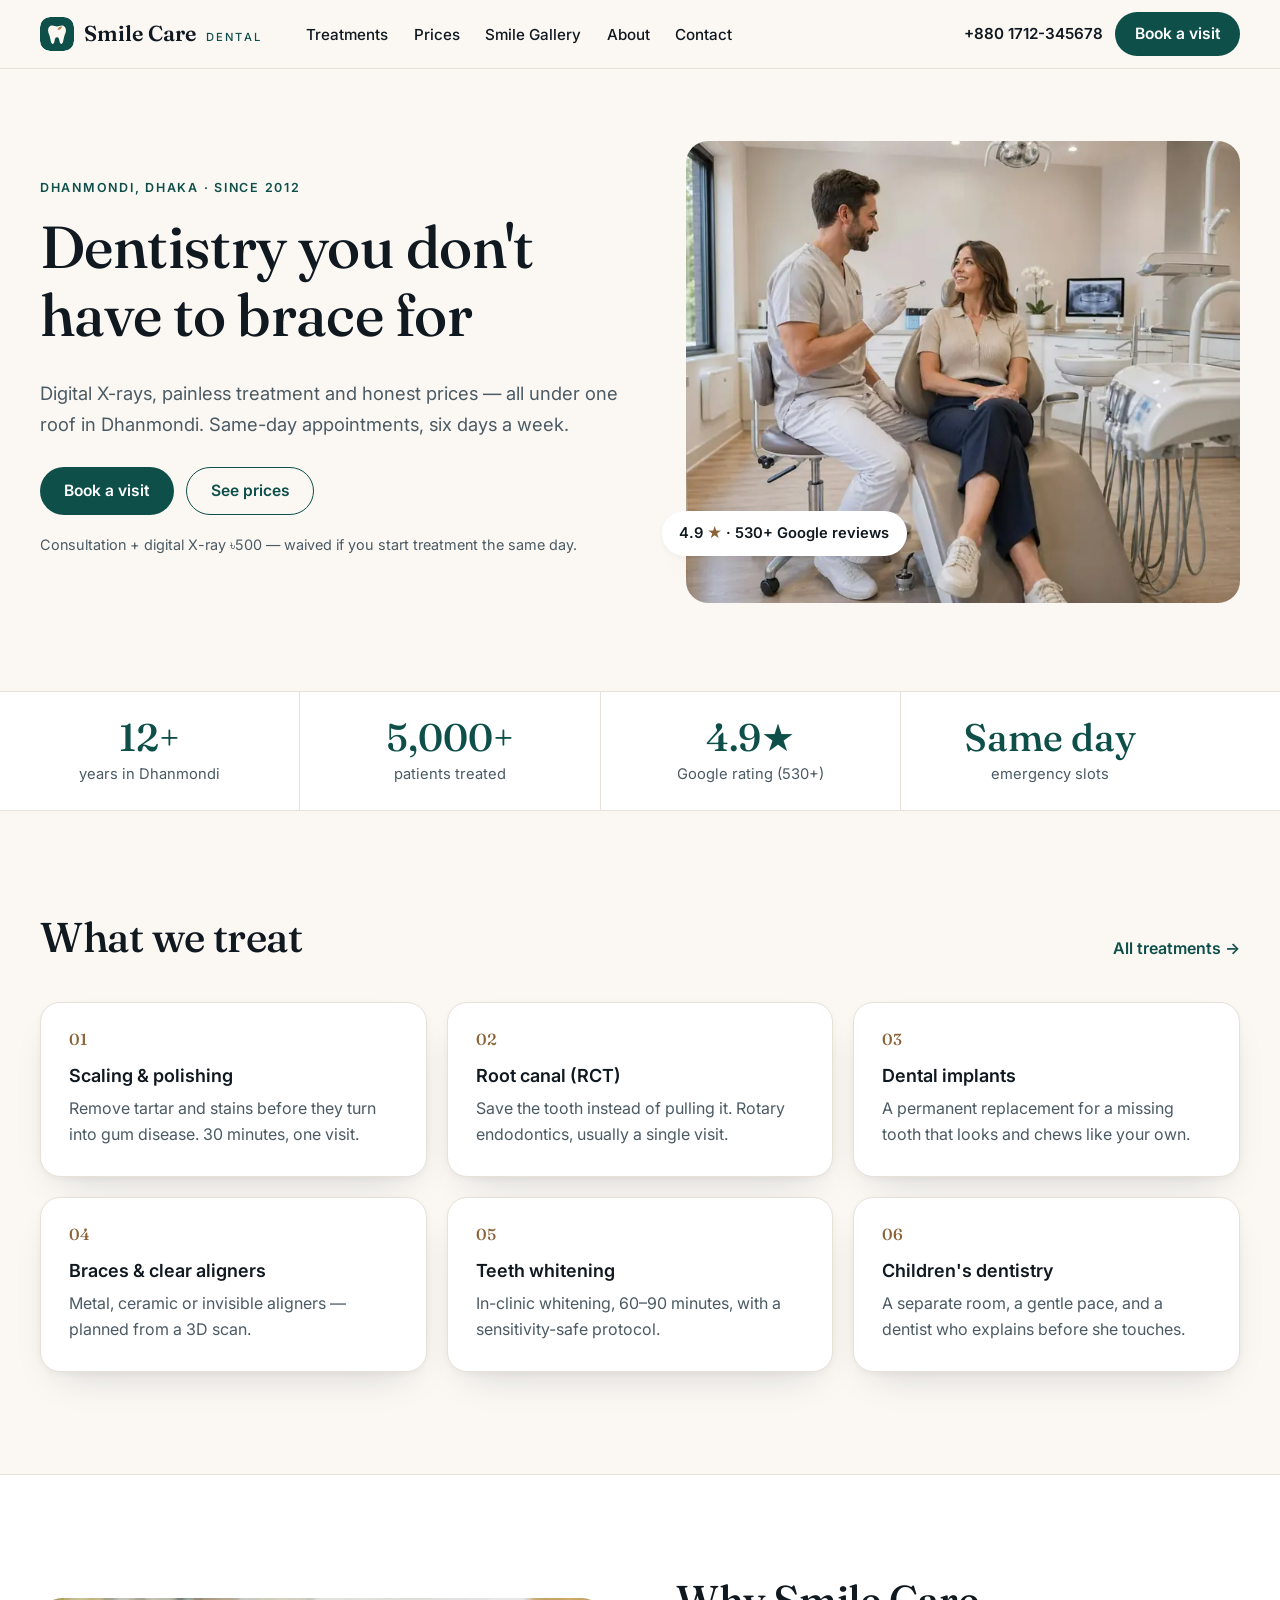
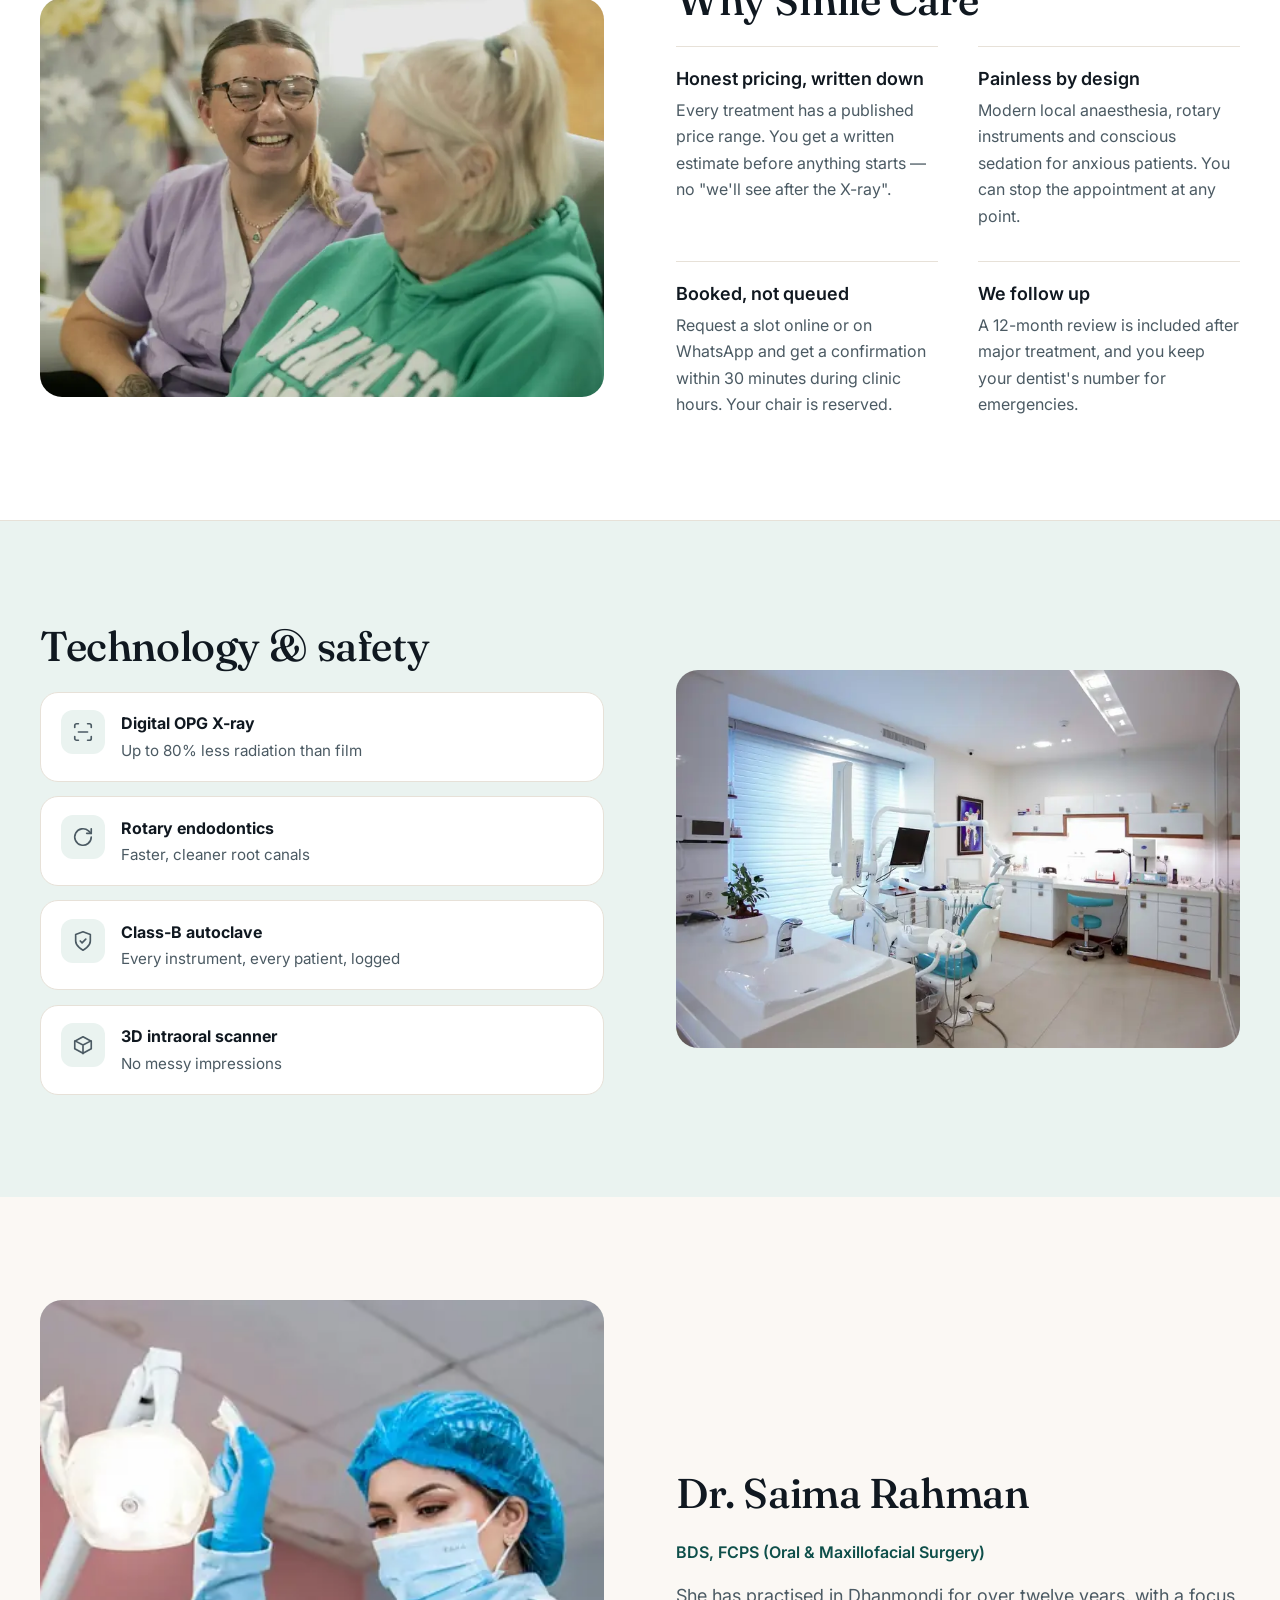
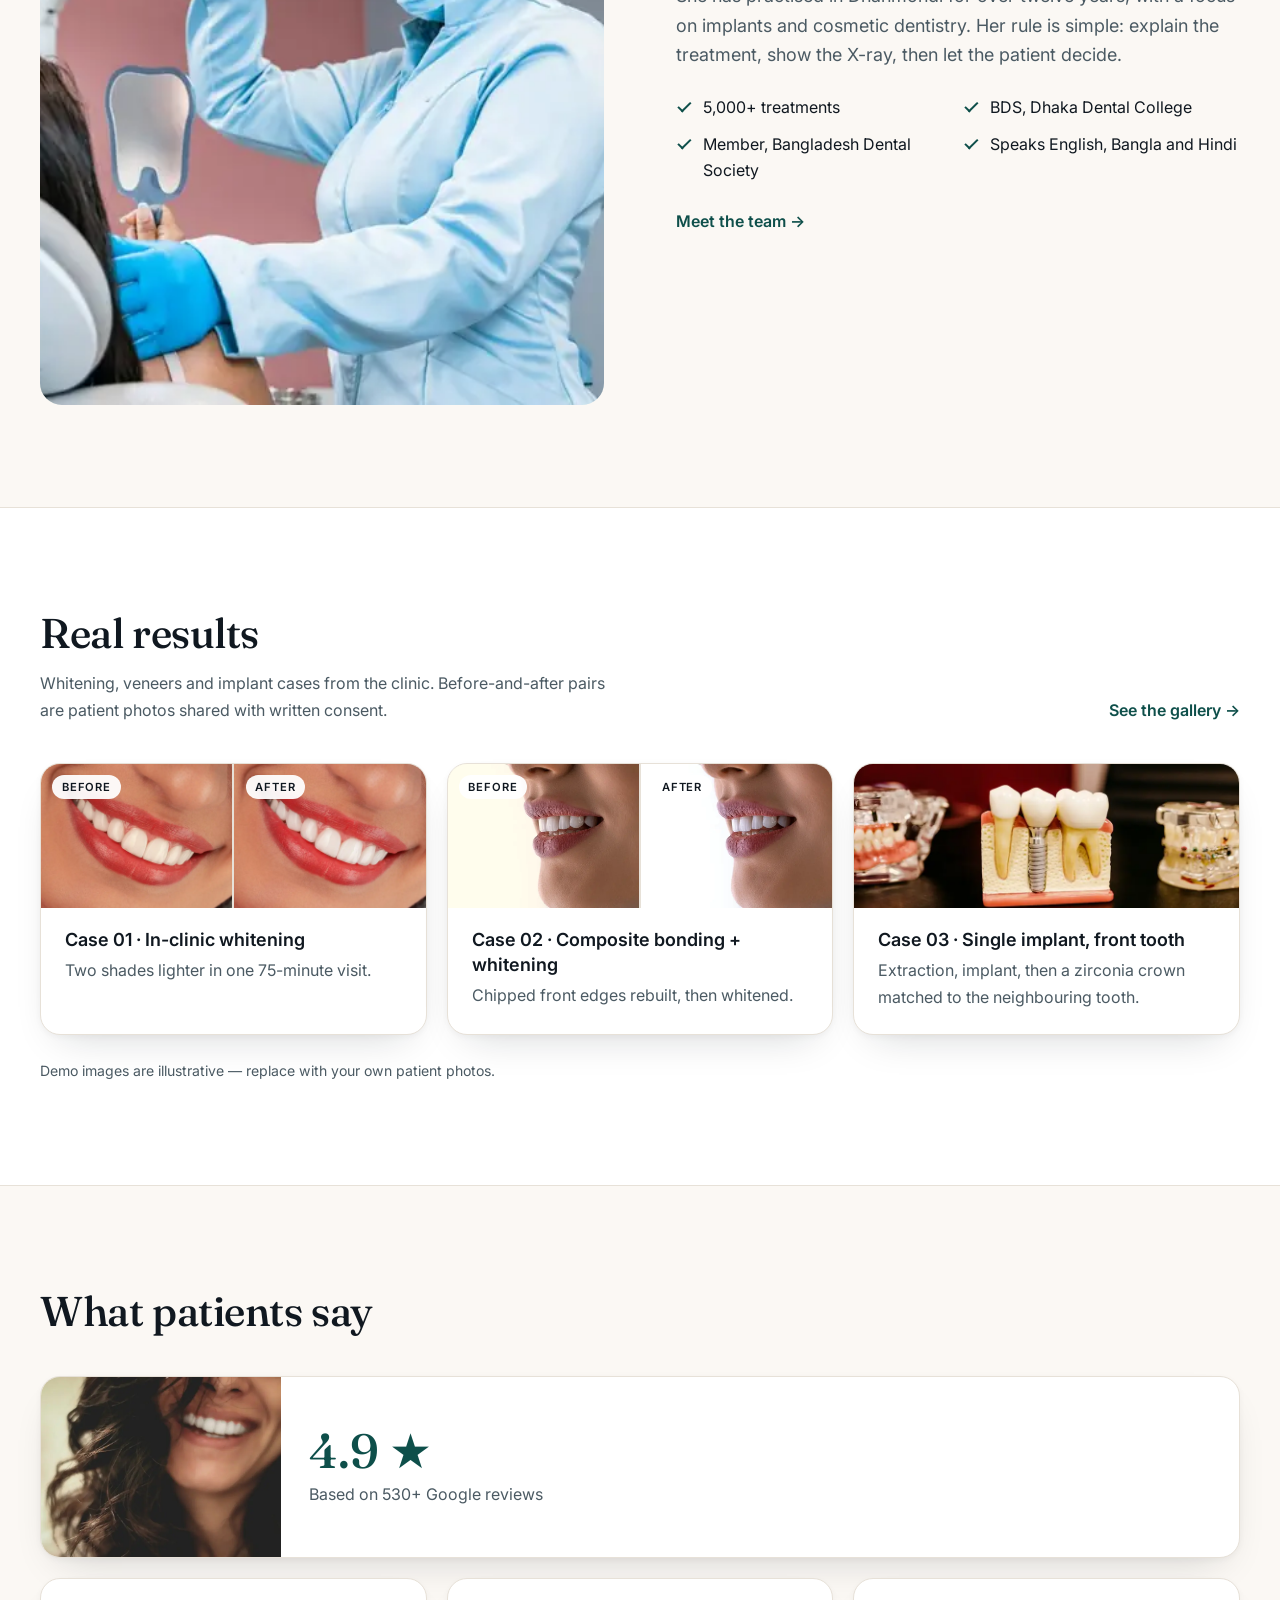
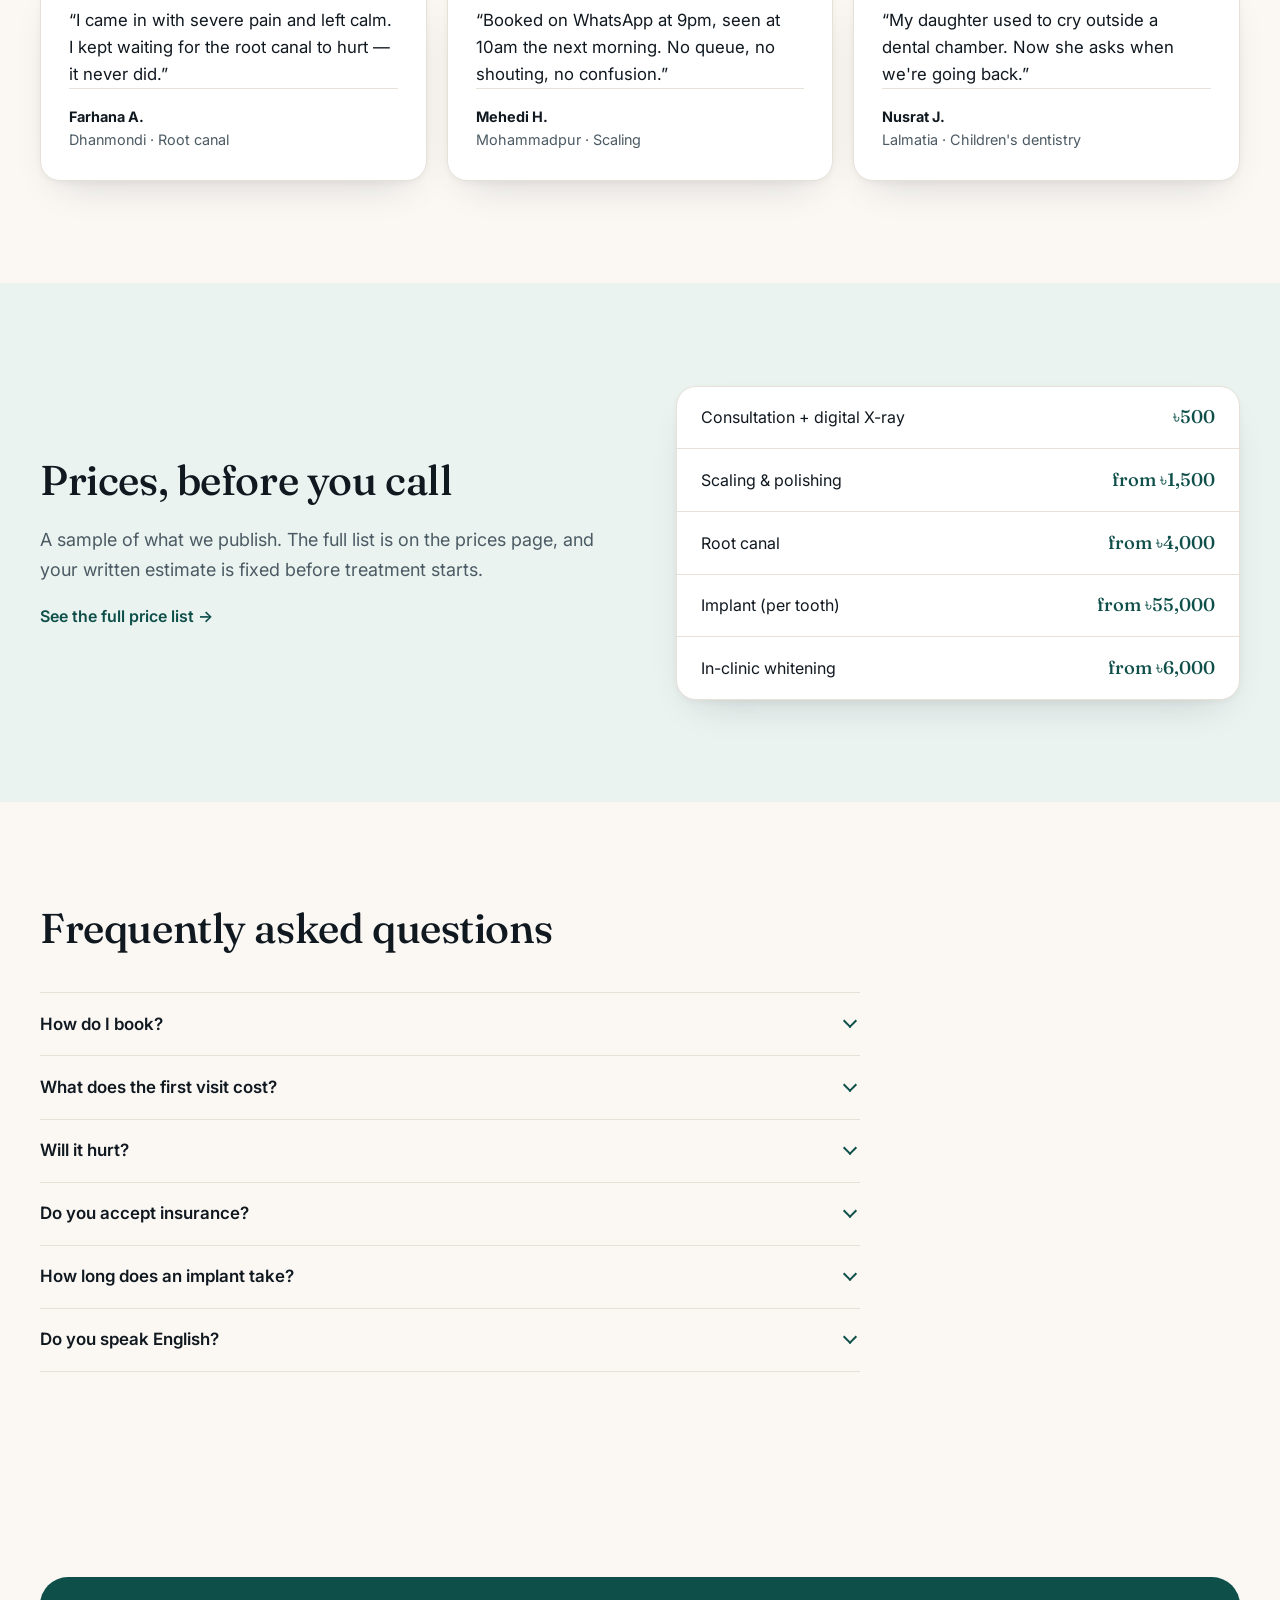
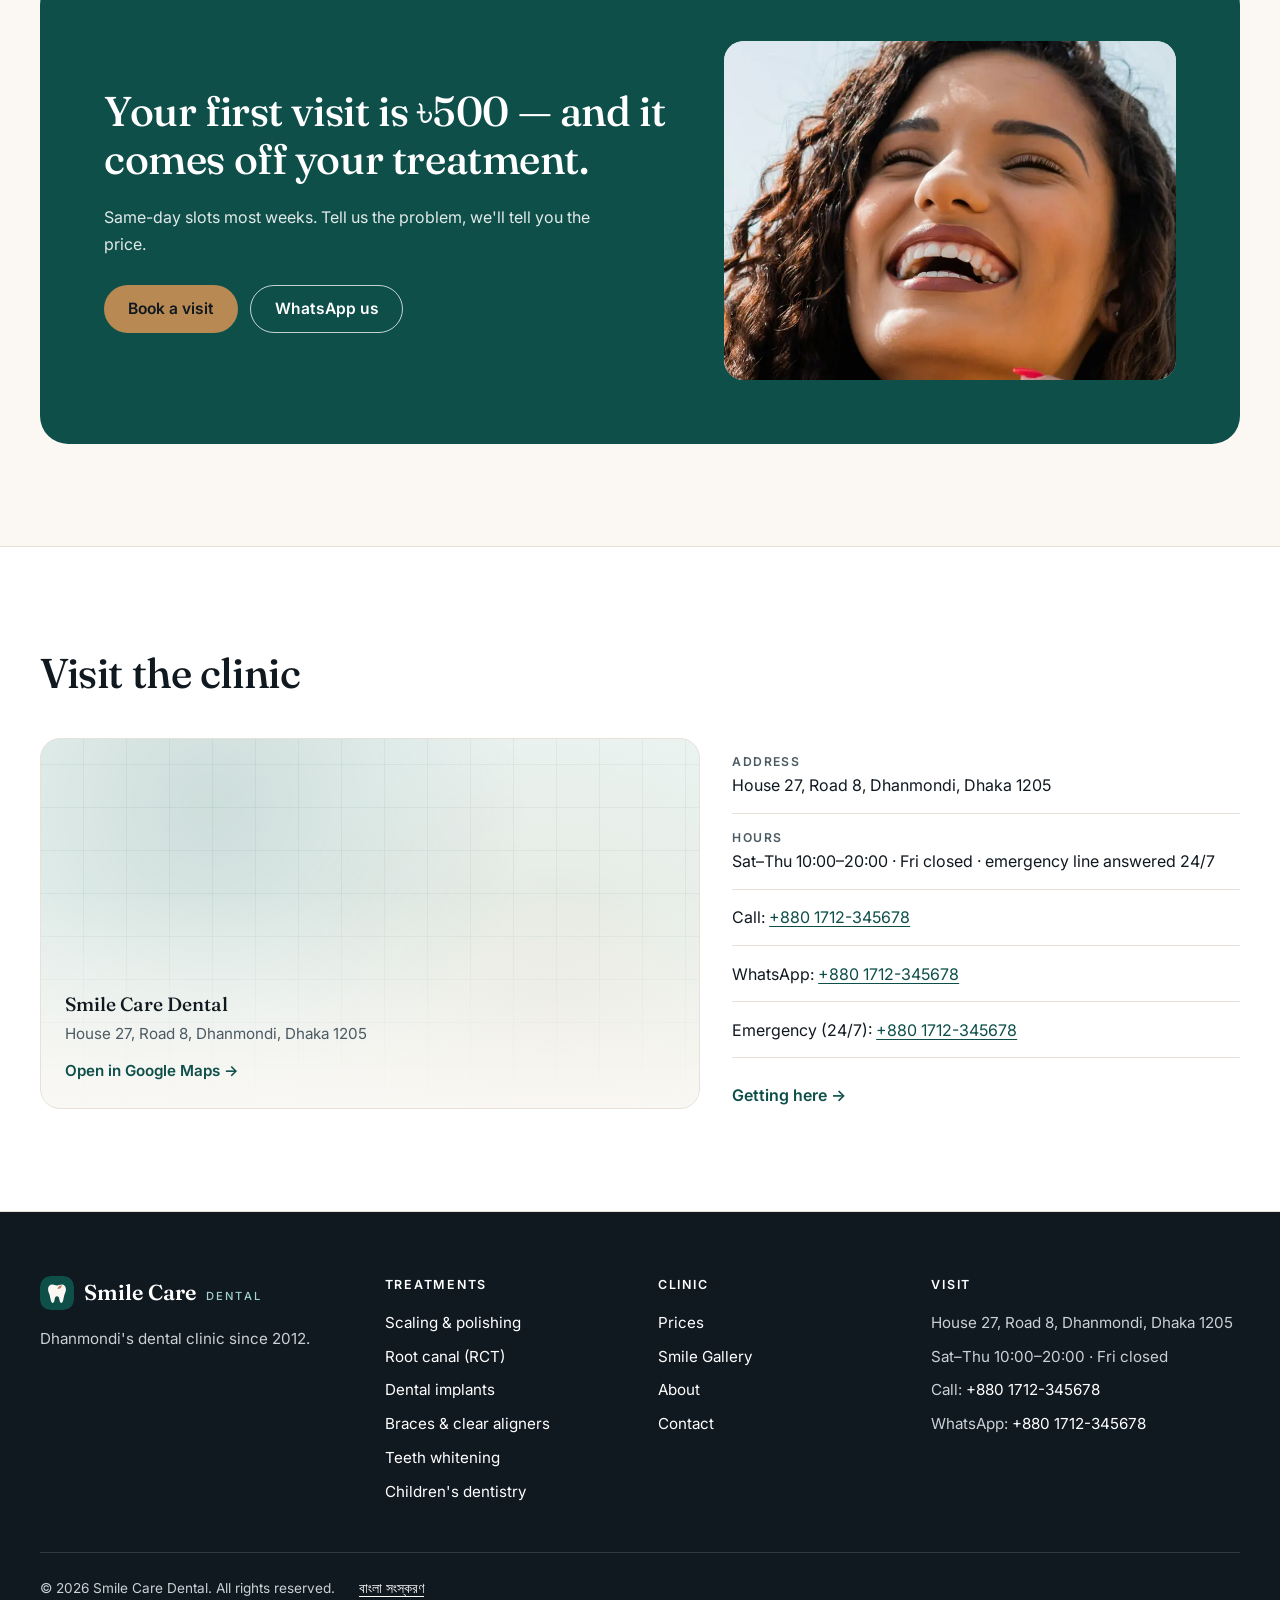
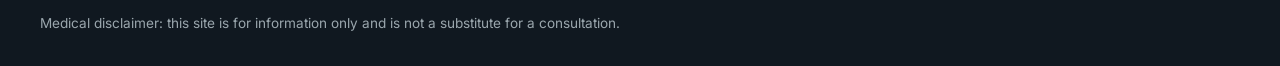
<file: en/index.html>
<!doctype html>
<html lang="en">
<head>
<meta charset="utf-8">
<meta name="viewport" content="width=device-width, initial-scale=1">
<title>Smile Care Dental — Dental clinic in Dhanmondi, Dhaka · Since 2012</title>
<meta name="description" content="Digital X-rays, painless treatment and honest prices — all under one roof in Dhanmondi. Same-day appointments, six days a week.">
<link rel="canonical" href="https://arif-next.github.io/dental-demo/en/">
<link rel="alternate" hreflang="en" href="https://arif-next.github.io/dental-demo/en/">
<link rel="alternate" hreflang="bn" href="https://arif-next.github.io/dental-demo/bn/">
<link rel="alternate" hreflang="x-default" href="https://arif-next.github.io/dental-demo/en/">
<link rel="icon" href="assets/img/favicon.svg" type="image/svg+xml">
<meta name="theme-color" content="#0E4F4A">
<meta property="og:type" content="website">
<meta property="og:site_name" content="Smile Care Dental">
<meta property="og:locale" content="en_GB">
<meta property="og:title" content="Smile Care Dental — Dentistry you don't have to brace for">
<meta property="og:description" content="Digital X-rays, painless treatment and honest prices — all under one roof in Dhanmondi. Same-day appointments, six days a week.">
<meta property="og:url" content="https://arif-next.github.io/dental-demo/en/">
<meta property="og:image" content="https://arif-next.github.io/dental-demo/en/assets/img/hero-chair.jpg">
<meta name="twitter:card" content="summary_large_image">
<link rel="preconnect" href="https://fonts.googleapis.com">
<link rel="preconnect" href="https://fonts.gstatic.com" crossorigin>
<link rel="stylesheet" href="https://fonts.googleapis.com/css2?family=Fraunces:opsz,wght@9..144,400;9..144,500;9..144,600&amp;family=Inter:wght@400;500;600&amp;display=swap">
<link rel="stylesheet" href="assets/css/style.css">
<script>document.documentElement.className='js'</script>
<script src="assets/js/main.js" defer></script>
<script type="application/ld+json">
{
  "@context": "https://schema.org",
  "@graph": [
    {
      "@type": "Dentist",
      "@id": "https://arif-next.github.io/dental-demo/en/#clinic",
      "name": "Smile Care Dental",
      "url": "https://arif-next.github.io/dental-demo/en/",
      "image": "https://arif-next.github.io/dental-demo/en/assets/img/hero-chair.jpg",
      "telephone": "+8801712345678",
      "priceRange": "৳৳",
      "foundingDate": "2012",
      "address": {
        "@type": "PostalAddress",
        "streetAddress": "House 27, Road 8, Dhanmondi",
        "addressLocality": "Dhaka",
        "postalCode": "1205",
        "addressCountry": "BD"
      },
      "geo": { "@type": "GeoCoordinates", "latitude": 23.7441, "longitude": 90.3765 },
      "openingHoursSpecification": [
        {
          "@type": "OpeningHoursSpecification",
          "dayOfWeek": ["Saturday", "Sunday", "Monday", "Tuesday", "Wednesday", "Thursday"],
          "opens": "10:00",
          "closes": "20:00"
        }
      ],
      "availableLanguage": ["English", "Bengali", "Hindi"]
    },
    {
      "@type": "FAQPage",
      "mainEntity": [
        { "@type": "Question", "name": "How do I book?", "acceptedAnswer": { "@type": "Answer", "text": "Use the booking form, WhatsApp, or call the clinic. Requests made during clinic hours are confirmed within 30 minutes; after hours, the first thing next morning." } },
        { "@type": "Question", "name": "What does the first visit cost?", "acceptedAnswer": { "@type": "Answer", "text": "৳500 for a consultation and digital X-ray. If you start treatment the same day, that ৳500 comes off your bill." } },
        { "@type": "Question", "name": "Will it hurt?", "acceptedAnswer": { "@type": "Answer", "text": "Modern local anaesthesia makes almost everything painless. For anxious patients we offer conscious sedation, and you can raise a hand to stop at any point." } },
        { "@type": "Question", "name": "Do you accept insurance?", "acceptedAnswer": { "@type": "Answer", "text": "We don't bill insurers directly yet. You get an itemised receipt, treatment report and X-rays to submit for reimbursement." } },
        { "@type": "Question", "name": "How long does an implant take?", "acceptedAnswer": { "@type": "Answer", "text": "Two to four months end to end, across about three visits. With good hygiene and yearly reviews, an implant lasts 15–20 years or more." } },
        { "@type": "Question", "name": "Do you speak English?", "acceptedAnswer": { "@type": "Answer", "text": "English, Bangla and Hindi — whichever you're comfortable in." } }
      ]
    }
  ]
}
</script>
</head>
<body>
<a class="skip" href="#main">Skip to content</a>
<header class="hdr">
  <div class="wrap">
    <a class="logo" href="index.html"><svg class="logo-mark" viewBox="0 0 40 40" aria-hidden="true"><rect width="40" height="40" rx="12" fill="#0E4F4A"/><path fill="#FBF8F4" d="M14.5 10c-3.2 0-5 2.5-5 5.5 0 2.4.9 4.1 1.6 6 .7 2 1 4.8 1.7 7.4.5 1.8 1.2 2.8 2.2 2.8 1.5 0 1.8-2 2.2-4 .4-1.9.7-3.8 2.8-3.8s2.4 1.9 2.8 3.8c.4 2 .7 4 2.2 4 1 0 1.7-1 2.2-2.8.7-2.6 1-5.4 1.7-7.4.7-1.9 1.6-3.6 1.6-6 0-3-1.8-5.5-5-5.5-2.2 0-3.4 1.2-5.5 1.2S16.7 10 14.5 10z"/><path fill="#B98953" d="M20.6 15.2c.5-2.7 2.5-4.3 5.3-4.3-.3 2.8-2.4 4.4-5.3 4.3z"/></svg><span class="logo-txt">Smile Care <em>Dental</em></span></a>
    <nav class="nav" aria-label="Main">
      <ul>
        <li><a href="treatments.html">Treatments</a></li>
        <li><a href="prices.html">Prices</a></li>
        <li><a href="smile-gallery.html">Smile Gallery</a></li>
        <li><a href="about.html">About</a></li>
        <li><a href="contact.html">Contact</a></li>
      </ul>
    </nav>
    <a class="hdr-tel" href="tel:+8801712345678">+880 1712-345678</a>
    <a class="btn btn-p" href="contact.html">Book a visit</a>
    <button class="burger" type="button" aria-label="Open menu" aria-expanded="false" aria-controls="drawer"><svg class="i" viewBox="0 0 24 24" aria-hidden="true"><path d="M4 7h16M4 12h16M4 17h16"/></svg></button>
  </div>
</header>
<div class="scrim" aria-hidden="true"></div>
<div class="drawer" id="drawer" role="dialog" aria-modal="true" aria-label="Menu" aria-hidden="true" inert>
  <div class="drawer-top"><span class="logo"><svg class="logo-mark" viewBox="0 0 40 40" aria-hidden="true"><rect width="40" height="40" rx="12" fill="#0E4F4A"/><path fill="#FBF8F4" d="M14.5 10c-3.2 0-5 2.5-5 5.5 0 2.4.9 4.1 1.6 6 .7 2 1 4.8 1.7 7.4.5 1.8 1.2 2.8 2.2 2.8 1.5 0 1.8-2 2.2-4 .4-1.9.7-3.8 2.8-3.8s2.4 1.9 2.8 3.8c.4 2 .7 4 2.2 4 1 0 1.7-1 2.2-2.8.7-2.6 1-5.4 1.7-7.4.7-1.9 1.6-3.6 1.6-6 0-3-1.8-5.5-5-5.5-2.2 0-3.4 1.2-5.5 1.2S16.7 10 14.5 10z"/><path fill="#B98953" d="M20.6 15.2c.5-2.7 2.5-4.3 5.3-4.3-.3 2.8-2.4 4.4-5.3 4.3z"/></svg><span class="logo-txt">Smile Care <em>Dental</em></span></span><button class="burger drawer-x" type="button" aria-label="Close menu"><svg class="i" viewBox="0 0 24 24" aria-hidden="true"><path d="M6 6l12 12M18 6 6 18"/></svg></button></div>
  <nav aria-label="Mobile">
    <ul>
      <li><a href="treatments.html">Treatments</a></li>
      <li><a href="prices.html">Prices</a></li>
      <li><a href="smile-gallery.html">Smile Gallery</a></li>
      <li><a href="about.html">About</a></li>
      <li><a href="contact.html">Contact</a></li>
    </ul>
  </nav>
  <a class="btn btn-p" href="contact.html">Book a visit</a>
  <a class="btn btn-o" href="https://wa.me/8801712345678">WhatsApp us</a>
  <p class="fine">Call <a href="tel:+8801712345678">+880 1712-345678</a><br>Sat–Thu 10:00–20:00 · Fri closed · emergency line answered 24/7</p>
</div>

<main id="main">
  <section class="hero" aria-labelledby="hero-h">
    <div class="wrap">
      <div>
        <span class="eyebrow">Dhanmondi, Dhaka · Since 2012</span>
        <h1 id="hero-h">Dentistry you don't have to brace for</h1>
        <p class="hero-sub">Digital X-rays, painless treatment and honest prices — all under one roof in Dhanmondi. Same-day appointments, six days a week.</p>
        <div class="ctas">
          <a class="btn btn-p" href="contact.html">Book a visit</a>
          <a class="btn btn-o" href="prices.html">See prices</a>
        </div>
        <p class="fine">Consultation + digital X-ray ৳500 — waived if you start treatment the same day.</p>
      </div>
      <div class="hero-media">
        <img src="assets/img/consultation-1200.webp" srcset="assets/img/consultation-800.webp 800w, assets/img/consultation-1200.webp 1200w" sizes="(min-width: 1024px) 600px, 100vw" width="1200" height="900" fetchpriority="high" alt="Dentist explaining a treatment plan to a seated patient in a bright consultation room">
        <p class="badge">4.9 <span class="star" aria-hidden="true">★</span><span class="sr">stars</span> · 530+ Google reviews</p>
      </div>
    </div>
  </section>

  <section class="trust" aria-label="Clinic at a glance">
    <ul class="wrap">
      <li><span class="stat">12+</span>years in Dhanmondi</li>
      <li><span class="stat">5,000+</span>patients treated</li>
      <li><span class="stat">4.9★</span>Google rating (530+)</li>
      <li><span class="stat">Same day</span>emergency slots</li>
    </ul>
  </section>

  <section class="sec" aria-labelledby="tx-h">
    <div class="wrap">
      <div class="head reveal">
        <h2 id="tx-h">What we treat</h2>
        <a class="more" href="treatments.html">All treatments →</a>
      </div>
      <div class="grid g3">
        <a class="card reveal" href="treatments.html#scaling"><span class="num" aria-hidden="true">01</span><h3>Scaling &amp; polishing</h3><p>Remove tartar and stains before they turn into gum disease. 30 minutes, one visit.</p></a>
        <a class="card reveal" href="treatments.html#root-canal"><span class="num" aria-hidden="true">02</span><h3>Root canal (RCT)</h3><p>Save the tooth instead of pulling it. Rotary endodontics, usually a single visit.</p></a>
        <a class="card reveal" href="treatments.html#implants"><span class="num" aria-hidden="true">03</span><h3>Dental implants</h3><p>A permanent replacement for a missing tooth that looks and chews like your own.</p></a>
        <a class="card reveal" href="treatments.html#braces"><span class="num" aria-hidden="true">04</span><h3>Braces &amp; clear aligners</h3><p>Metal, ceramic or invisible aligners — planned from a 3D scan.</p></a>
        <a class="card reveal" href="treatments.html#whitening"><span class="num" aria-hidden="true">05</span><h3>Teeth whitening</h3><p>In-clinic whitening, 60–90 minutes, with a sensitivity-safe protocol.</p></a>
        <a class="card reveal" href="treatments.html#children"><span class="num" aria-hidden="true">06</span><h3>Children's dentistry</h3><p>A separate room, a gentle pace, and a dentist who explains before she touches.</p></a>
      </div>
    </div>
  </section>

  <section class="sec sec-white" aria-labelledby="why-h">
    <div class="wrap split">
      <img src="assets/img/patient-care-1280.webp" srcset="assets/img/patient-care-800.webp 800w, assets/img/patient-care-1280.webp 1280w" sizes="(min-width: 1024px) 600px, 100vw" width="1280" height="905" class="ph reveal" loading="lazy" alt="Smiling clinician in lilac scrubs talking with an older woman in a green hoodie">
      <div class="reveal">
        <h2 id="why-h">Why Smile Care</h2>
        <ul class="feats">
          <li><h3>Honest pricing, written down</h3><p>Every treatment has a published price range. You get a written estimate before anything starts — no "we'll see after the X-ray".</p></li>
          <li><h3>Painless by design</h3><p>Modern local anaesthesia, rotary instruments and conscious sedation for anxious patients. You can stop the appointment at any point.</p></li>
          <li><h3>Booked, not queued</h3><p>Request a slot online or on WhatsApp and get a confirmation within 30 minutes during clinic hours. Your chair is reserved.</p></li>
          <li><h3>We follow up</h3><p>A 12-month review is included after major treatment, and you keep your dentist's number for emergencies.</p></li>
        </ul>
      </div>
    </div>
  </section>

  <section class="sec sec-tint" aria-labelledby="tech-h">
    <div class="wrap split rev">
      <img src="assets/img/clinic-room-1200.webp" srcset="assets/img/clinic-room-800.webp 800w, assets/img/clinic-room-1200.webp 1200w" sizes="(min-width: 1024px) 600px, 100vw" width="1200" height="802" class="ph reveal" loading="lazy" alt="Modern white dental surgery with a teal patient chair, X-ray arm and window blinds">
      <div class="reveal">
        <h2 id="tech-h">Technology &amp; safety</h2>
        <ul class="tech">
          <li><span class="ico"><svg class="i" viewBox="0 0 24 24" aria-hidden="true"><path d="M3 7V5a2 2 0 0 1 2-2h2M17 3h2a2 2 0 0 1 2 2v2M21 17v2a2 2 0 0 1-2 2h-2M7 21H5a2 2 0 0 1-2-2v-2M7 12h10"/></svg></span><div><strong>Digital OPG X-ray</strong><span>Up to 80% less radiation than film</span></div></li>
          <li><span class="ico"><svg class="i" viewBox="0 0 24 24" aria-hidden="true"><path d="M21 12a9 9 0 1 1-3-6.7L21 8"/><path d="M21 3v5h-5"/></svg></span><div><strong>Rotary endodontics</strong><span>Faster, cleaner root canals</span></div></li>
          <li><span class="ico"><svg class="i" viewBox="0 0 24 24" aria-hidden="true"><path d="M12 22s8-4 8-10V5l-8-3-8 3v7c0 6 8 10 8 10z"/><path d="m9 12 2 2 4-4"/></svg></span><div><strong>Class-B autoclave</strong><span>Every instrument, every patient, logged</span></div></li>
          <li><span class="ico"><svg class="i" viewBox="0 0 24 24" aria-hidden="true"><path d="M21 16V8l-9-5-9 5v8l9 5z"/><path d="M3.3 7.5 12 12l8.7-4.5M12 21.5V12"/></svg></span><div><strong>3D intraoral scanner</strong><span>No messy impressions</span></div></li>
        </ul>
      </div>
    </div>
  </section>

  <section class="sec" aria-labelledby="doc-h">
    <div class="wrap split">
      <img src="assets/img/doctor-saima-1200.webp" srcset="assets/img/doctor-saima-800.webp 800w, assets/img/doctor-saima-1200.webp 1200w" sizes="(min-width: 1024px) 600px, 100vw" width="1200" height="800" class="ph doc-img reveal" loading="lazy" alt="Female dentist in a blue cap, mask and gloves adjusting the dental light over a patient holding a hand mirror">
      <div class="reveal">
        <h2 id="doc-h">Dr. Saima Rahman</h2>
        <p class="creds">BDS, FCPS (Oral &amp; Maxillofacial Surgery)</p>
        <p class="lead">She has practised in Dhanmondi for over twelve years, with a focus on implants and cosmetic dentistry. Her rule is simple: explain the treatment, show the X-ray, then let the patient decide.</p>
        <ul class="ticks two">
          <li>5,000+ treatments</li>
          <li>BDS, Dhaka Dental College</li>
          <li>Member, Bangladesh Dental Society</li>
          <li>Speaks English, Bangla and Hindi</li>
        </ul>
        <a class="more" href="about.html">Meet the team →</a>
      </div>
    </div>
  </section>

  <section class="sec sec-white" aria-labelledby="gal-h">
    <div class="wrap">
      <div class="head reveal">
        <div>
          <h2 id="gal-h">Real results</h2>
          <p>Whitening, veneers and implant cases from the clinic. Before-and-after pairs are patient photos shared with written consent.</p>
        </div>
        <a class="more" href="smile-gallery.html">See the gallery →</a>
      </div>
      <div class="grid g3">
        <article class="case reveal">
          <div class="case-img">
            <div><img src="assets/img/case1-before-1280.webp" srcset="assets/img/case1-before-800.webp 800w, assets/img/case1-before-1280.webp 1280w" sizes="(min-width: 1024px) 400px, (min-width: 768px) 50vw, 100vw" width="1280" height="1024" loading="lazy" alt="Before: close-up smile with red lipstick and slightly yellow-toned teeth"><span class="tag">Before</span></div>
            <div><img src="assets/img/case1-after-1280.webp" srcset="assets/img/case1-after-800.webp 800w, assets/img/case1-after-1280.webp 1280w" sizes="(min-width: 1024px) 400px, (min-width: 768px) 50vw, 100vw" width="1280" height="1024" loading="lazy" alt="After: the same smile with visibly whiter teeth"><span class="tag">After</span></div>
          </div>
          <div class="case-body"><h3>Case 01 · In-clinic whitening</h3><p>Two shades lighter in one 75-minute visit.</p></div>
        </article>
        <article class="case reveal">
          <div class="case-img">
            <div><img src="assets/img/case2-before-1200.webp" srcset="assets/img/case2-before-800.webp 800w, assets/img/case2-before-1200.webp 1200w" sizes="(min-width: 1024px) 400px, (min-width: 768px) 50vw, 100vw" width="1200" height="800" loading="lazy" alt="Before: side profile of a smile against a cream background"><span class="tag">Before</span></div>
            <div><img src="assets/img/case2-after-1200.webp" srcset="assets/img/case2-after-800.webp 800w, assets/img/case2-after-1200.webp 1200w" sizes="(min-width: 1024px) 400px, (min-width: 768px) 50vw, 100vw" width="1200" height="800" loading="lazy" alt="After: the same side profile with brighter, even front teeth"><span class="tag">After</span></div>
          </div>
          <div class="case-body"><h3>Case 02 · Composite bonding + whitening</h3><p>Chipped front edges rebuilt, then whitened.</p></div>
        </article>
        <article class="case reveal">
          <div class="case-img one">
            <div><img src="assets/img/implant-model-1200.webp" srcset="assets/img/implant-model-800.webp 800w, assets/img/implant-model-1200.webp 1200w" sizes="(min-width: 1024px) 400px, (min-width: 768px) 50vw, 100vw" width="1200" height="800" loading="lazy" alt="Dental model showing a titanium implant with a crown between two natural teeth"></div>
          </div>
          <div class="case-body"><h3>Case 03 · Single implant, front tooth</h3><p>Extraction, implant, then a zirconia crown matched to the neighbouring tooth.</p></div>
        </article>
      </div>
      <p class="note">Demo images are illustrative — replace with your own patient photos.</p>
    </div>
  </section>

  <section class="sec" aria-labelledby="rev-h">
    <div class="wrap">
      <div class="head reveal"><h2 id="rev-h">What patients say</h2></div>
      <div class="reviews">
        <div class="card gcard reveal">
          <img src="assets/img/smile-woman-1200.webp" srcset="assets/img/smile-woman-800.webp 800w, assets/img/smile-woman-1200.webp 1200w" sizes="(min-width: 1024px) 400px, (min-width: 768px) 50vw, 100vw" width="1200" height="800" loading="lazy" alt="Close-up of a woman with long dark wavy hair smiling broadly">
          <div><span class="big">4.9 <span aria-hidden="true">★</span><span class="sr">stars</span></span><p>Based on 530+ Google reviews</p></div>
        </div>
        <figure class="card quote reveal">
          <blockquote><p>“I came in with severe pain and left calm. I kept waiting for the root canal to hurt — it never did.”</p></blockquote>
          <figcaption><b>Farhana A.</b>Dhanmondi · Root canal</figcaption>
        </figure>
        <figure class="card quote reveal">
          <blockquote><p>“Booked on WhatsApp at 9pm, seen at 10am the next morning. No queue, no shouting, no confusion.”</p></blockquote>
          <figcaption><b>Mehedi H.</b>Mohammadpur · Scaling</figcaption>
        </figure>
        <figure class="card quote reveal">
          <blockquote><p>“My daughter used to cry outside a dental chamber. Now she asks when we're going back.”</p></blockquote>
          <figcaption><b>Nusrat J.</b>Lalmatia · Children's dentistry</figcaption>
        </figure>
      </div>
    </div>
  </section>

  <section class="sec sec-tint" aria-labelledby="price-h">
    <div class="wrap split">
      <div class="reveal">
        <h2 id="price-h">Prices, before you call</h2>
        <p class="lead">A sample of what we publish. The full list is on the prices page, and your written estimate is fixed before treatment starts.</p>
        <a class="more" href="prices.html">See the full price list →</a>
      </div>
      <ul class="plist reveal">
        <li><span>Consultation + digital X-ray</span><b>৳500</b></li>
        <li><span>Scaling &amp; polishing</span><b>from ৳1,500</b></li>
        <li><span>Root canal</span><b>from ৳4,000</b></li>
        <li><span>Implant (per tooth)</span><b>from ৳55,000</b></li>
        <li><span>In-clinic whitening</span><b>from ৳6,000</b></li>
      </ul>
    </div>
  </section>

  <section class="sec" aria-labelledby="faq-h">
    <div class="wrap">
      <div class="head reveal"><h2 id="faq-h">Frequently asked questions</h2></div>
      <div class="acc reveal">
        <div class="acc-item"><h3><button type="button" id="fq1" aria-expanded="false" aria-controls="fa1">How do I book?</button></h3><div class="acc-panel" id="fa1" role="region" aria-labelledby="fq1"><p>Use the booking form, WhatsApp, or call the clinic. Requests made during clinic hours are confirmed within 30 minutes; after hours, the first thing next morning.</p></div></div>
        <div class="acc-item"><h3><button type="button" id="fq2" aria-expanded="false" aria-controls="fa2">What does the first visit cost?</button></h3><div class="acc-panel" id="fa2" role="region" aria-labelledby="fq2"><p>৳500 for a consultation and digital X-ray. If you start treatment the same day, that ৳500 comes off your bill.</p></div></div>
        <div class="acc-item"><h3><button type="button" id="fq3" aria-expanded="false" aria-controls="fa3">Will it hurt?</button></h3><div class="acc-panel" id="fa3" role="region" aria-labelledby="fq3"><p>Modern local anaesthesia makes almost everything painless. For anxious patients we offer conscious sedation, and you can raise a hand to stop at any point.</p></div></div>
        <div class="acc-item"><h3><button type="button" id="fq4" aria-expanded="false" aria-controls="fa4">Do you accept insurance?</button></h3><div class="acc-panel" id="fa4" role="region" aria-labelledby="fq4"><p>We don't bill insurers directly yet. You get an itemised receipt, treatment report and X-rays to submit for reimbursement.</p></div></div>
        <div class="acc-item"><h3><button type="button" id="fq5" aria-expanded="false" aria-controls="fa5">How long does an implant take?</button></h3><div class="acc-panel" id="fa5" role="region" aria-labelledby="fq5"><p>Two to four months end to end, across about three visits. With good hygiene and yearly reviews, an implant lasts 15–20 years or more.</p></div></div>
        <div class="acc-item"><h3><button type="button" id="fq6" aria-expanded="false" aria-controls="fa6">Do you speak English?</button></h3><div class="acc-panel" id="fa6" role="region" aria-labelledby="fq6"><p>English, Bangla and Hindi — whichever you're comfortable in.</p></div></div>
      </div>
    </div>
  </section>

  <section class="sec" aria-labelledby="cta-h">
    <div class="wrap">
      <div class="band has-img reveal">
        <div>
          <h2 id="cta-h">Your first visit is ৳500 — and it comes off your treatment.</h2>
          <p>Same-day slots most weeks. Tell us the problem, we'll tell you the price.</p>
          <div class="ctas">
            <a class="btn btn-b" href="contact.html">Book a visit</a>
            <a class="btn btn-w" href="https://wa.me/8801712345678">WhatsApp us</a>
          </div>
        </div>
        <img src="assets/img/smile-laugh-1280.webp" srcset="assets/img/smile-laugh-800.webp 800w, assets/img/smile-laugh-1280.webp 1280w" sizes="(min-width: 1024px) 400px, (min-width: 768px) 50vw, 100vw" width="1280" height="1920" loading="lazy" style="object-position:center 55%" alt="Young woman with curly dark hair laughing in bright sunshine">
      </div>
    </div>
  </section>

  <section class="sec sec-white" aria-labelledby="visit-h">
    <div class="wrap">
      <div class="head reveal"><h2 id="visit-h">Visit the clinic</h2></div>
      <div class="contact">
        <a class="map reveal" href="https://www.google.com/maps/search/?api=1&amp;query=House+27%2C+Road+8%2C+Dhanmondi%2C+Dhaka+1205" target="_blank" rel="noopener"><span class="map-body"><b>Smile Care Dental</b><span>House 27, Road 8, Dhanmondi, Dhaka 1205</span><span class="map-cta">Open in Google Maps →</span></span></a>
        <div class="reveal">
          <ul class="info">
            <li><strong>Address</strong>House 27, Road 8, Dhanmondi, Dhaka 1205</li>
            <li><strong>Hours</strong>Sat–Thu 10:00–20:00 · Fri closed · emergency line answered 24/7</li>
            <li>Call: <a href="tel:+8801712345678">+880 1712-345678</a></li>
            <li>WhatsApp: <a href="https://wa.me/8801712345678">+880 1712-345678</a></li>
            <li>Emergency (24/7): <a href="tel:+8801712345678">+880 1712-345678</a></li>
          </ul>
          <a class="more" href="contact.html#directions">Getting here →</a>
        </div>
      </div>
    </div>
  </section>
</main>

<footer class="ftr">
  <div class="wrap">
    <div class="fgrid">
      <div><a class="logo" href="index.html"><svg class="logo-mark" viewBox="0 0 40 40" aria-hidden="true"><rect width="40" height="40" rx="12" fill="#0E4F4A"/><path fill="#FBF8F4" d="M14.5 10c-3.2 0-5 2.5-5 5.5 0 2.4.9 4.1 1.6 6 .7 2 1 4.8 1.7 7.4.5 1.8 1.2 2.8 2.2 2.8 1.5 0 1.8-2 2.2-4 .4-1.9.7-3.8 2.8-3.8s2.4 1.9 2.8 3.8c.4 2 .7 4 2.2 4 1 0 1.7-1 2.2-2.8.7-2.6 1-5.4 1.7-7.4.7-1.9 1.6-3.6 1.6-6 0-3-1.8-5.5-5-5.5-2.2 0-3.4 1.2-5.5 1.2S16.7 10 14.5 10z"/><path fill="#B98953" d="M20.6 15.2c.5-2.7 2.5-4.3 5.3-4.3-.3 2.8-2.4 4.4-5.3 4.3z"/></svg><span class="logo-txt">Smile Care <em>Dental</em></span></a><p>Dhanmondi's dental clinic since 2012.</p></div>
      <nav aria-label="Treatments"><h2>Treatments</h2><ul>
        <li><a href="treatments.html#scaling">Scaling &amp; polishing</a></li>
        <li><a href="treatments.html#root-canal">Root canal (RCT)</a></li>
        <li><a href="treatments.html#implants">Dental implants</a></li>
        <li><a href="treatments.html#braces">Braces &amp; clear aligners</a></li>
        <li><a href="treatments.html#whitening">Teeth whitening</a></li>
        <li><a href="treatments.html#children">Children's dentistry</a></li>
      </ul></nav>
      <nav aria-label="Clinic"><h2>Clinic</h2><ul>
        <li><a href="prices.html">Prices</a></li>
        <li><a href="smile-gallery.html">Smile Gallery</a></li>
        <li><a href="about.html">About</a></li>
        <li><a href="contact.html">Contact</a></li>
      </ul></nav>
      <div><h2>Visit</h2><ul>
        <li>House 27, Road 8, Dhanmondi, Dhaka 1205</li>
        <li>Sat–Thu 10:00–20:00 · Fri closed</li>
        <li>Call: <a href="tel:+8801712345678">+880 1712-345678</a></li>
        <li>WhatsApp: <a href="https://wa.me/8801712345678">+880 1712-345678</a></li>
      </ul></div>
    </div>
    <div class="fbot">
      <p>© 2026 Smile Care Dental. All rights reserved.</p>
      <p><a href="../bn/" lang="bn" hreflang="bn">বাংলা সংস্করণ</a></p>
      <p class="disc">Medical disclaimer: this site is for information only and is not a substitute for a consultation.</p>
    </div>
  </div>
</footer>
<nav class="mbar" aria-label="Quick actions">
  <a href="tel:+8801712345678"><svg class="i" viewBox="0 0 24 24" aria-hidden="true"><path d="M5 4h4l2 5-2.5 1.5a11 11 0 0 0 5 5L15 13l5 2v4a2 2 0 0 1-2 2A16 16 0 0 1 3 6a2 2 0 0 1 2-2"/></svg>Call</a>
  <a href="https://wa.me/8801712345678"><svg class="i" viewBox="0 0 24 24" aria-hidden="true"><path d="M3 21l1.7-4.6A8.5 8.5 0 1 1 8 19.6z"/></svg>WhatsApp</a>
  <a class="book" href="contact.html"><svg class="i" viewBox="0 0 24 24" aria-hidden="true"><rect x="3" y="5" width="18" height="16" rx="2"/><path d="M16 3v4M8 3v4M3 10h18"/></svg>Book</a>
</nav>
</body>
</html>
</file>
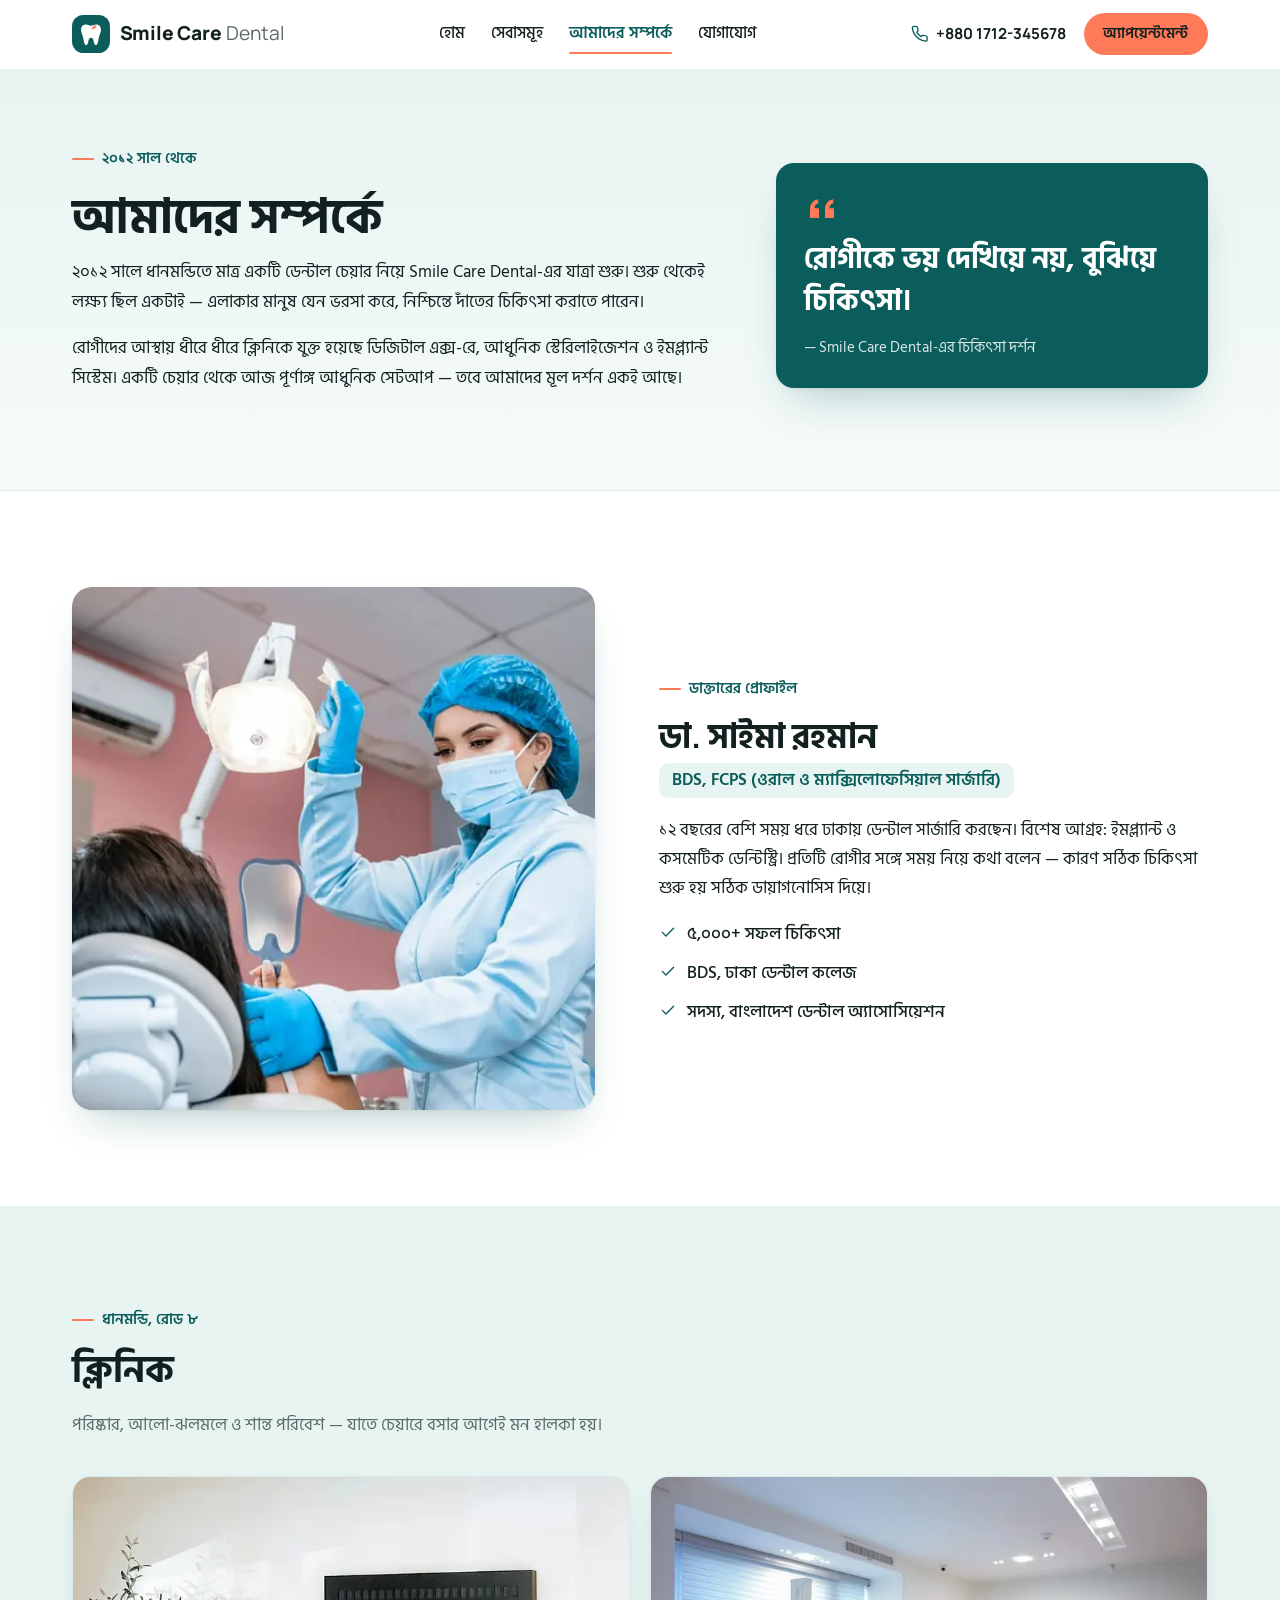
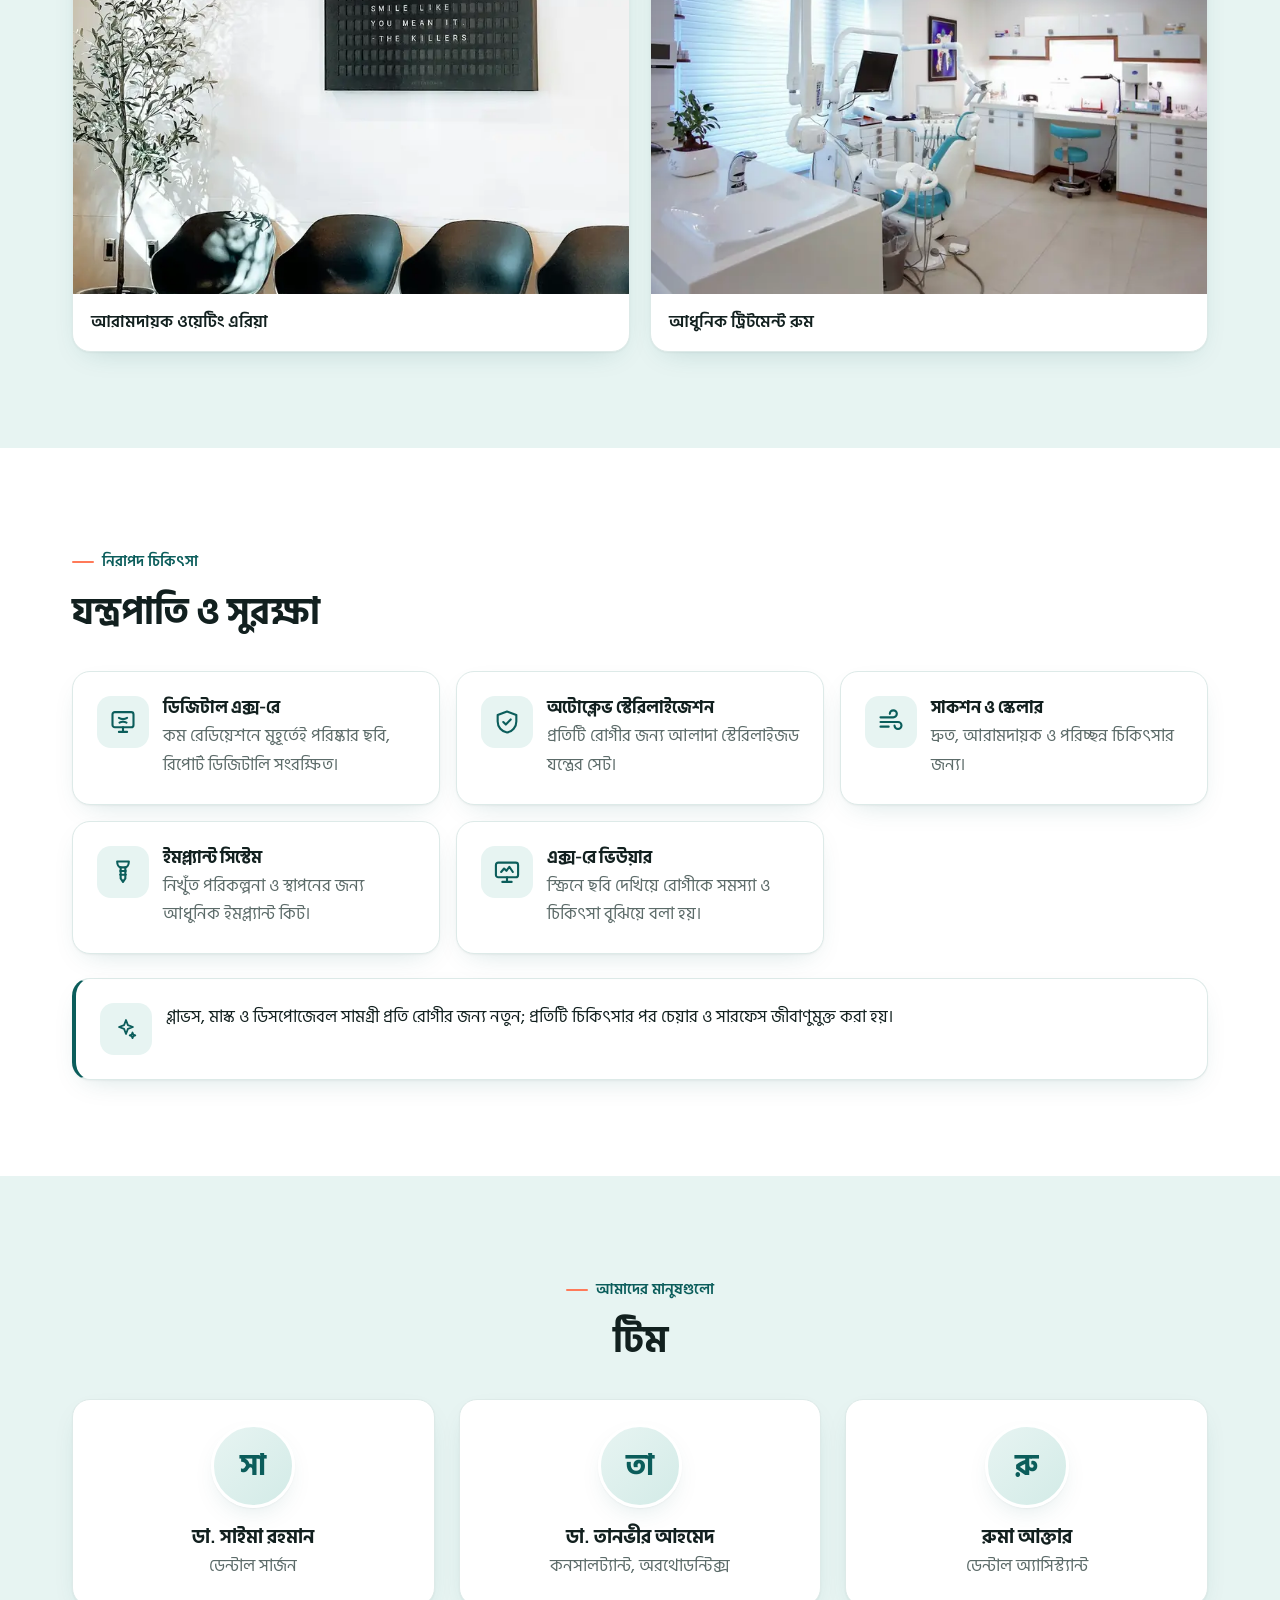
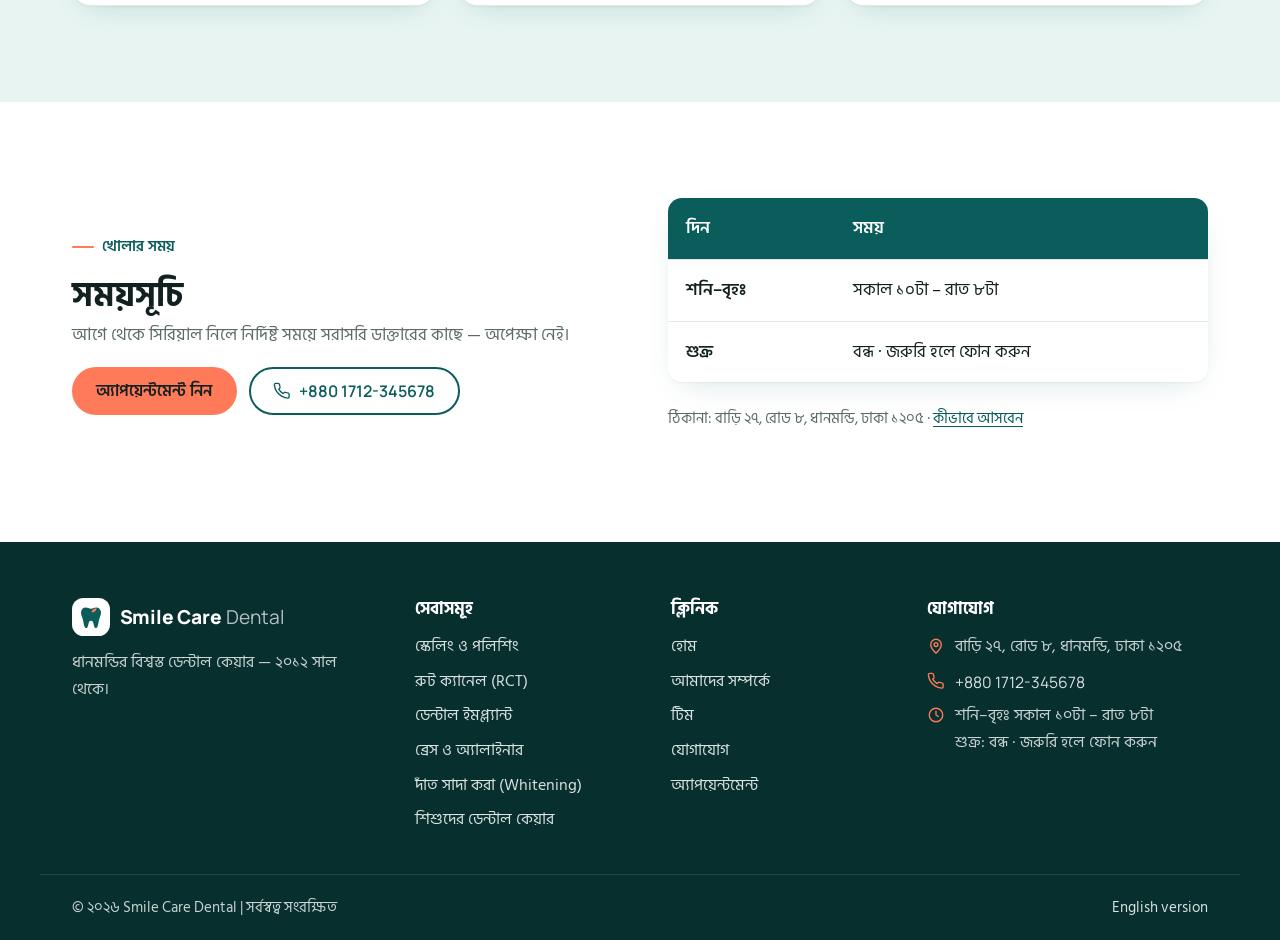
<file: bn/about.html>
<!DOCTYPE html>
<html lang="bn">
<head>
  <meta charset="utf-8">
  <meta name="viewport" content="width=device-width, initial-scale=1">
  <title>আমাদের সম্পর্কে — Smile Care Dental, ধানমন্ডি</title>
  <meta name="description" content="২০১২ সাল থেকে ধানমন্ডিতে Smile Care Dental — ডা. সাইমা রহমান (BDS, FCPS), আধুনিক যন্ত্রপাতি, অটোক্লেভ স্টেরিলাইজেশন ও অভিজ্ঞ টিম। সময়সূচি দেখুন।">
  <link rel="canonical" href="https://arif-next.github.io/dental-demo/bn/about.html">
  <link rel="alternate" hreflang="en" href="https://arif-next.github.io/dental-demo/en/about.html">
  <link rel="alternate" hreflang="bn" href="https://arif-next.github.io/dental-demo/bn/about.html">
  <link rel="alternate" hreflang="x-default" href="https://arif-next.github.io/dental-demo/en/about.html">
  <meta name="theme-color" content="#0B5D5B">
  <meta property="og:type" content="website">
  <meta property="og:site_name" content="Smile Care Dental">
  <meta property="og:locale" content="bn_BD">
  <meta property="og:title" content="আমাদের সম্পর্কে — Smile Care Dental">
  <meta property="og:description" content="রোগীকে ভয় দেখিয়ে নয়, বুঝিয়ে চিকিৎসা — ধানমন্ডির বিশ্বস্ত ডেন্টাল কেয়ার, ২০১২ সাল থেকে।">
  <meta property="og:url" content="https://arif-next.github.io/dental-demo/bn/about.html">
  <meta property="og:image" content="https://arif-next.github.io/dental-demo/bn/assets/img/waiting-room.jpg">
  <meta name="twitter:card" content="summary_large_image">
  <link rel="icon" href="data:image/svg+xml,%3Csvg xmlns='http://www.w3.org/2000/svg' viewBox='0 0 40 40'%3E%3Crect width='40' height='40' rx='12' fill='%230B5D5B'/%3E%3Cpath fill='%23fff' d='M14.5 10c-3.2 0-5 2.5-5 5.5 0 2.4.9 4.1 1.6 6 .7 2 1 4.8 1.7 7.4.5 1.8 1.2 2.8 2.2 2.8 1.5 0 1.8-2 2.2-4 .4-1.9.7-3.8 2.8-3.8s2.4 1.9 2.8 3.8c.4 2 .7 4 2.2 4 1 0 1.7-1 2.2-2.8.7-2.6 1-5.4 1.7-7.4.7-1.9 1.6-3.6 1.6-6 0-3-1.8-5.5-5-5.5-2.2 0-3.4 1.2-5.5 1.2S16.7 10 14.5 10z'/%3E%3C/svg%3E">
  <link rel="preconnect" href="https://fonts.googleapis.com">
  <link rel="preconnect" href="https://fonts.gstatic.com" crossorigin>
  <link rel="stylesheet" href="https://fonts.googleapis.com/css2?family=Hind+Siliguri:wght@400;500;600;700&family=Manrope:wght@400;600;700;800&display=swap">
  <link rel="stylesheet" href="assets/css/style.css">
  <script>document.documentElement.classList.add('js')</script>
  <script type="application/ld+json">{"@context": "https://schema.org", "@type": "BreadcrumbList", "itemListElement": [{"@type": "ListItem", "position": 1, "name": "হোম", "item": "https://arif-next.github.io/dental-demo/bn/"}, {"@type": "ListItem", "position": 2, "name": "আমাদের সম্পর্কে", "item": "https://arif-next.github.io/dental-demo/bn/about.html"}]}</script>
</head>
<body>
<svg width="0" height="0" style="position:absolute" aria-hidden="true" focusable="false">
  <symbol id="i-calendar" viewBox="0 0 24 24"><rect x="3" y="4.5" width="18" height="16.5" rx="2.5"/><path d="M3 9.5h18M8 2.5v4M16 2.5v4"/></symbol>
  <symbol id="i-phone" viewBox="0 0 24 24"><path d="M21.5 16.6v2.9a2 2 0 0 1-2.2 2 19.6 19.6 0 0 1-8.5-3 19.3 19.3 0 0 1-6-6 19.6 19.6 0 0 1-3-8.6A2 2 0 0 1 3.8 1.8h2.9a2 2 0 0 1 2 1.7c.1.9.3 1.8.6 2.7a2 2 0 0 1-.4 2.1L7.6 9.5a16 16 0 0 0 6 6l1.2-1.3a2 2 0 0 1 2.1-.4c.9.3 1.8.5 2.7.6a2 2 0 0 1 1.9 2.2z"/></symbol>
  <symbol id="i-whatsapp" viewBox="0 0 24 24"><path d="M3.5 20.5l1.3-4.1A8.5 8.5 0 1 1 8 19.4l-4.5 1.1z"/><path d="M9 8.8c0 3.4 2.8 6.2 6.2 6.2l.9-1.6-2-1-1 .9a5 5 0 0 1-2.4-2.4l.9-1-1-2L9 8.8z"/></symbol>
  <symbol id="i-clock" viewBox="0 0 24 24"><circle cx="12" cy="12" r="9"/><path d="M12 7v5l3.2 2"/></symbol>
  <symbol id="i-pin" viewBox="0 0 24 24"><path d="M12 21.5s7-6 7-11.5a7 7 0 1 0-14 0c0 5.5 7 11.5 7 11.5z"/><circle cx="12" cy="10" r="2.6"/></symbol>
  <symbol id="i-shield" viewBox="0 0 24 24"><path d="M12 3l8 3v5.5c0 5-3.4 8.6-8 9.5-4.6-.9-8-4.5-8-9.5V6l8-3z"/><path d="M8.8 12l2.2 2.2 4.2-4.4"/></symbol>
  <symbol id="i-sparkle" viewBox="0 0 24 24"><path d="M12 3l1.9 5.1L19 10l-5.1 1.9L12 17l-1.9-5.1L5 10l5.1-1.9z"/><path d="M18.5 15.5l.8 2 2 .8-2 .8-.8 2-.8-2-2-.8 2-.8z"/></symbol>
  <symbol id="i-check" viewBox="0 0 24 24"><path d="M4.5 12.5l4.8 4.8L19.5 7"/></symbol>
  <symbol id="i-menu" viewBox="0 0 24 24"><path d="M4 7h16M4 12h16M4 17h16"/></symbol>
  <symbol id="i-close" viewBox="0 0 24 24"><path d="M6 6l12 12M18 6L6 18"/></symbol>
  <symbol id="i-xray" viewBox="0 0 24 24"><rect x="3" y="3.5" width="18" height="13" rx="2"/><path d="M8.5 20.5h7M12 16.5v4M8.5 8.5c1.1.7 2.3 1 3.5 1s2.4-.3 3.5-1M9 12.5c.9-.5 1.9-.7 3-.7s2.1.2 3 .7"/></symbol>
  <symbol id="i-implant" viewBox="0 0 24 24"><path d="M7 3h10c0 2.8-1.4 5-3.3 5h-3.4C8.4 8 7 5.8 7 3z"/><path d="M10 8v9.5l2 3 2-3V8M9.5 11.2h5M9.5 14.4h5"/></symbol>
  <symbol id="i-quote" viewBox="0 0 24 24"><path fill="currentColor" stroke="none" d="M4 18v-5.5C4 8.4 6.2 6 9.5 5.5v2.6C7.8 8.6 7 9.7 7 11.5h3V18H4zm10 0v-5.5c0-4.1 2.2-6.5 5.5-7v2.6C17.8 8.6 17 9.7 17 11.5h3V18h-6z"/></symbol>
  <symbol id="i-monitor" viewBox="0 0 24 24"><rect x="2.5" y="4" width="19" height="12.5" rx="2"/><path d="M8 20.5h8M12 16.5v4M7 12l2.5-3 2 2 2.5-3.5L17 12"/></symbol>
  <symbol id="i-wind" viewBox="0 0 24 24"><path d="M3 8h11a3 3 0 1 0-3-3M3 12h15a3 3 0 1 1-3 3M3 16h7"/></symbol>
</svg>

<a class="skip-link" href="#main">মূল কনটেন্টে যান</a>

<header class="site-header">
  <div class="container header-inner">
    <a class="logo" href="index.html" aria-label="Smile Care Dental — হোম">
      <svg class="logo-mark" viewBox="0 0 40 40" aria-hidden="true"><rect width="40" height="40" rx="12" fill="#0B5D5B"/><path fill="#fff" d="M14.5 10c-3.2 0-5 2.5-5 5.5 0 2.4.9 4.1 1.6 6 .7 2 1 4.8 1.7 7.4.5 1.8 1.2 2.8 2.2 2.8 1.5 0 1.8-2 2.2-4 .4-1.9.7-3.8 2.8-3.8s2.4 1.9 2.8 3.8c.4 2 .7 4 2.2 4 1 0 1.7-1 2.2-2.8.7-2.6 1-5.4 1.7-7.4.7-1.9 1.6-3.6 1.6-6 0-3-1.8-5.5-5-5.5-2.2 0-3.4 1.2-5.5 1.2S16.7 10 14.5 10z"/><path fill="#FF7A59" d="M20.6 15.2c.5-2.7 2.5-4.3 5.3-4.3-.3 2.8-2.4 4.4-5.3 4.3z"/></svg>
      <span><b>Smile Care</b> <span class="logo-light">Dental</span></span>
    </a>
    <nav class="main-nav" id="main-nav" aria-label="প্রধান মেনু">
      <ul>
        <li><a href="index.html">হোম</a></li>
        <li><a href="services.html">সেবাসমূহ</a></li>
        <li><a href="about.html" aria-current="page">আমাদের সম্পর্কে</a></li>
        <li><a href="contact.html">যোগাযোগ</a></li>
      </ul>
      <a class="btn btn-coral nav-cta-mobile" href="contact.html">অ্যাপয়েন্টমেন্ট</a>
    </nav>
    <div class="header-actions">
      <a class="header-phone" href="tel:+8801712345678"><svg class="ic ic-sm" aria-hidden="true"><use href="#i-phone"/></svg>+880 1712-345678</a>
      <a class="btn btn-coral btn-sm header-cta" href="contact.html">অ্যাপয়েন্টমেন্ট</a>
      <button class="nav-toggle" type="button" aria-expanded="false" aria-controls="main-nav" aria-label="মেনু খুলুন">
        <svg class="ic ic-menu" aria-hidden="true"><use href="#i-menu"/></svg>
        <svg class="ic ic-close" aria-hidden="true"><use href="#i-close"/></svg>
      </button>
    </div>
  </div>
</header>

<main id="main">

  <section class="page-hero" aria-labelledby="page-title">
    <div class="container story-grid">
      <div class="story-text">
        <span class="eyebrow">২০১২ সাল থেকে</span>
        <h1 id="page-title">আমাদের সম্পর্কে</h1>
        <p>২০১২ সালে ধানমন্ডিতে মাত্র একটি ডেন্টাল চেয়ার নিয়ে Smile Care Dental-এর যাত্রা শুরু। শুরু থেকেই লক্ষ্য ছিল একটাই — এলাকার মানুষ যেন ভরসা করে, নিশ্চিন্তে দাঁতের চিকিৎসা করাতে পারেন।</p>
        <p>রোগীদের আস্থায় ধীরে ধীরে ক্লিনিকে যুক্ত হয়েছে ডিজিটাল এক্স-রে, আধুনিক স্টেরিলাইজেশন ও ইমপ্ল্যান্ট সিস্টেম। একটি চেয়ার থেকে আজ পূর্ণাঙ্গ আধুনিক সেটআপ — তবে আমাদের মূল দর্শন একই আছে।</p>
      </div>
      <blockquote class="pull-quote on-dark">
        <svg class="ic" aria-hidden="true"><use href="#i-quote"/></svg>
        <p>রোগীকে ভয় দেখিয়ে নয়, বুঝিয়ে চিকিৎসা।</p>
        <footer>— Smile Care Dental-এর চিকিৎসা দর্শন</footer>
      </blockquote>
    </div>
  </section>

  <!-- Doctor profile -->
  <section class="section" id="doctor" aria-labelledby="doctor-title">
    <div class="container doctor-grid">
      <div class="doctor-photo reveal">
        <img src="assets/img/doctor-saima-1200.webp" srcset="assets/img/doctor-saima-800.webp 800w, assets/img/doctor-saima-1200.webp 1200w" sizes="(min-width: 1024px) 600px, 100vw" width="1200" height="800" loading="lazy" alt="ডা. সাইমা রহমান — ডেন্টাল সার্জন, রোগীর চিকিৎসা করছেন">
      </div>
      <div class="reveal">
        <span class="eyebrow">ডাক্তারের প্রোফাইল</span>
        <h2 class="doctor-name" id="doctor-title">ডা. সাইমা রহমান</h2>
        <span class="doctor-cred">BDS, FCPS (ওরাল ও ম্যাক্সিলোফেসিয়াল সার্জারি)</span>
        <p>১২ বছরের বেশি সময় ধরে ঢাকায় ডেন্টাল সার্জারি করছেন। বিশেষ আগ্রহ: ইমপ্ল্যান্ট ও কসমেটিক ডেন্টিস্ট্রি। প্রতিটি রোগীর সঙ্গে সময় নিয়ে কথা বলেন — কারণ সঠিক চিকিৎসা শুরু হয় সঠিক ডায়াগনোসিস দিয়ে।</p>
        <ul class="check-list">
          <li><svg class="ic ic-sm" aria-hidden="true"><use href="#i-check"/></svg>৫,০০০+ সফল চিকিৎসা</li>
          <li><svg class="ic ic-sm" aria-hidden="true"><use href="#i-check"/></svg>BDS, ঢাকা ডেন্টাল কলেজ</li>
          <li><svg class="ic ic-sm" aria-hidden="true"><use href="#i-check"/></svg>সদস্য, বাংলাদেশ ডেন্টাল অ্যাসোসিয়েশন</li>
        </ul>
      </div>
    </div>
  </section>

  <!-- Clinic -->
  <section class="section section-tint" id="clinic" aria-labelledby="clinic-title">
    <div class="container">
      <div class="section-head reveal">
        <span class="eyebrow">ধানমন্ডি, রোড ৮</span>
        <h2 id="clinic-title">ক্লিনিক</h2>
        <p>পরিষ্কার, আলো-ঝলমলে ও শান্ত পরিবেশ — যাতে চেয়ারে বসার আগেই মন হালকা হয়।</p>
      </div>
      <div class="clinic-photos">
        <figure class="reveal">
          <img src="assets/img/waiting-room-1200.webp" srcset="assets/img/waiting-room-800.webp 800w, assets/img/waiting-room-1200.webp 1200w" sizes="(min-width: 1024px) 600px, 100vw" width="1200" height="1404" class="pos-low" loading="lazy" alt="গাছ ও আরামদায়ক চেয়ারসহ ক্লিনিকের আলো-ঝলমলে ওয়েটিং এরিয়া">
          <figcaption>আরামদায়ক ওয়েটিং এরিয়া</figcaption>
        </figure>
        <figure class="reveal">
          <img src="assets/img/clinic-room-1200.webp" srcset="assets/img/clinic-room-800.webp 800w, assets/img/clinic-room-1200.webp 1200w" sizes="(min-width: 1024px) 600px, 100vw" width="1200" height="802" loading="lazy" alt="ডেন্টাল চেয়ার, এক্স-রে ও আধুনিক যন্ত্রপাতিসহ ট্রিটমেন্ট রুম">
          <figcaption>আধুনিক ট্রিটমেন্ট রুম</figcaption>
        </figure>
      </div>
    </div>
  </section>

  <!-- Equipment & safety -->
  <section class="section" id="equipment" aria-labelledby="equip-title">
    <div class="container">
      <div class="section-head reveal">
        <span class="eyebrow">নিরাপদ চিকিৎসা</span>
        <h2 id="equip-title">যন্ত্রপাতি ও সুরক্ষা</h2>
      </div>
      <ul class="equip-list">
        <li class="card reveal"><span class="icon-box"><svg class="ic ic-lg" aria-hidden="true"><use href="#i-xray"/></svg></span><div><h3>ডিজিটাল এক্স-রে</h3><p class="muted">কম রেডিয়েশনে মুহূর্তেই পরিষ্কার ছবি, রিপোর্ট ডিজিটালি সংরক্ষিত।</p></div></li>
        <li class="card reveal"><span class="icon-box"><svg class="ic ic-lg" aria-hidden="true"><use href="#i-shield"/></svg></span><div><h3>অটোক্লেভ স্টেরিলাইজেশন</h3><p class="muted">প্রতিটি রোগীর জন্য আলাদা স্টেরিলাইজড যন্ত্রের সেট।</p></div></li>
        <li class="card reveal"><span class="icon-box"><svg class="ic ic-lg" aria-hidden="true"><use href="#i-wind"/></svg></span><div><h3>সাকশন ও স্কেলার</h3><p class="muted">দ্রুত, আরামদায়ক ও পরিচ্ছন্ন চিকিৎসার জন্য।</p></div></li>
        <li class="card reveal"><span class="icon-box"><svg class="ic ic-lg" aria-hidden="true"><use href="#i-implant"/></svg></span><div><h3>ইমপ্ল্যান্ট সিস্টেম</h3><p class="muted">নিখুঁত পরিকল্পনা ও স্থাপনের জন্য আধুনিক ইমপ্ল্যান্ট কিট।</p></div></li>
        <li class="card reveal"><span class="icon-box"><svg class="ic ic-lg" aria-hidden="true"><use href="#i-monitor"/></svg></span><div><h3>এক্স-রে ভিউয়ার</h3><p class="muted">স্ক্রিনে ছবি দেখিয়ে রোগীকে সমস্যা ও চিকিৎসা বুঝিয়ে বলা হয়।</p></div></li>
      </ul>
      <div class="card safety-note reveal">
        <span class="icon-box"><svg class="ic" aria-hidden="true"><use href="#i-sparkle"/></svg></span>
        <p>গ্লাভস, মাস্ক ও ডিসপোজেবল সামগ্রী প্রতি রোগীর জন্য নতুন; প্রতিটি চিকিৎসার পর চেয়ার ও সারফেস জীবাণুমুক্ত করা হয়।</p>
      </div>
    </div>
  </section>

  <!-- Team -->
  <section class="section section-tint" id="team" aria-labelledby="team-title">
    <div class="container">
      <div class="section-head center reveal">
        <span class="eyebrow">আমাদের মানুষগুলো</span>
        <h2 id="team-title">টিম</h2>
      </div>
      <div class="grid grid-3">
        <div class="card team-card reveal">
          <span class="avatar" aria-hidden="true">সা</span>
          <h3>ডা. সাইমা রহমান</h3>
          <p class="muted">ডেন্টাল সার্জন</p>
        </div>
        <div class="card team-card reveal">
          <span class="avatar" aria-hidden="true">তা</span>
          <h3>ডা. তানভীর আহমেদ</h3>
          <p class="muted">কনসালট্যান্ট, অরথোডন্টিক্স</p>
        </div>
        <div class="card team-card reveal">
          <span class="avatar" aria-hidden="true">রু</span>
          <h3>রুমা আক্তার</h3>
          <p class="muted">ডেন্টাল অ্যাসিস্ট্যান্ট</p>
        </div>
      </div>
    </div>
  </section>

  <!-- Hours -->
  <section class="section" id="hours" aria-labelledby="hours-title">
    <div class="container hours-grid">
      <div class="reveal">
        <span class="eyebrow">খোলার সময়</span>
        <h2 id="hours-title" class="doctor-name">সময়সূচি</h2>
        <p class="muted">আগে থেকে সিরিয়াল নিলে নির্দিষ্ট সময়ে সরাসরি ডাক্তারের কাছে — অপেক্ষা নেই।</p>
        <div class="btn-row">
          <a class="btn btn-coral" href="contact.html#appointment">অ্যাপয়েন্টমেন্ট নিন</a>
          <a class="btn btn-outline" href="tel:+8801712345678"><svg class="ic ic-sm" aria-hidden="true"><use href="#i-phone"/></svg><span class="latin">+880 1712-345678</span></a>
        </div>
      </div>
      <div class="reveal">
        <table class="hours-table">
          <caption class="sr-only">Smile Care Dental-এর সাপ্তাহিক সময়সূচি</caption>
          <thead>
            <tr><th scope="col">দিন</th><th scope="col">সময়</th></tr>
          </thead>
          <tbody>
            <tr><th scope="row">শনি–বৃহঃ</th><td>সকাল ১০টা – রাত ৮টা</td></tr>
            <tr><th scope="row">শুক্র</th><td>বন্ধ · জরুরি হলে ফোন করুন</td></tr>
          </tbody>
        </table>
        <p class="note mt-24">ঠিকানা: বাড়ি ২৭, রোড ৮, ধানমন্ডি, ঢাকা ১২০৫ · <a href="contact.html#directions">কীভাবে আসবেন</a></p>
      </div>
    </div>
  </section>

</main>

<footer class="site-footer on-dark">
  <div class="container footer-grid">
    <div>
      <a class="logo" href="index.html" aria-label="Smile Care Dental — হোম">
        <svg class="logo-mark" viewBox="0 0 40 40" aria-hidden="true"><rect width="40" height="40" rx="12" fill="#fff"/><path fill="#0B5D5B" d="M14.5 10c-3.2 0-5 2.5-5 5.5 0 2.4.9 4.1 1.6 6 .7 2 1 4.8 1.7 7.4.5 1.8 1.2 2.8 2.2 2.8 1.5 0 1.8-2 2.2-4 .4-1.9.7-3.8 2.8-3.8s2.4 1.9 2.8 3.8c.4 2 .7 4 2.2 4 1 0 1.7-1 2.2-2.8.7-2.6 1-5.4 1.7-7.4.7-1.9 1.6-3.6 1.6-6 0-3-1.8-5.5-5-5.5-2.2 0-3.4 1.2-5.5 1.2S16.7 10 14.5 10z"/><path fill="#FF7A59" d="M20.6 15.2c.5-2.7 2.5-4.3 5.3-4.3-.3 2.8-2.4 4.4-5.3 4.3z"/></svg>
        <span><b>Smile Care</b> <span class="logo-light">Dental</span></span>
      </a>
      <p>ধানমন্ডির বিশ্বস্ত ডেন্টাল কেয়ার — ২০১২ সাল থেকে।</p>
    </div>
    <nav aria-label="সেবাসমূহ">
      <h2>সেবাসমূহ</h2>
      <ul>
        <li><a href="services.html#scaling">স্কেলিং ও পলিশিং</a></li>
        <li><a href="services.html#rct">রুট ক্যানেল (RCT)</a></li>
        <li><a href="services.html#implant">ডেন্টাল ইমপ্ল্যান্ট</a></li>
        <li><a href="services.html#braces">ব্রেস ও অ্যালাইনার</a></li>
        <li><a href="services.html#whitening">দাঁত সাদা করা (Whitening)</a></li>
        <li><a href="services.html#kids">শিশুদের ডেন্টাল কেয়ার</a></li>
      </ul>
    </nav>
    <nav aria-label="ক্লিনিক">
      <h2>ক্লিনিক</h2>
      <ul>
        <li><a href="index.html">হোম</a></li>
        <li><a href="about.html">আমাদের সম্পর্কে</a></li>
        <li><a href="about.html#team">টিম</a></li>
        <li><a href="contact.html">যোগাযোগ</a></li>
        <li><a href="contact.html#appointment">অ্যাপয়েন্টমেন্ট</a></li>
      </ul>
    </nav>
    <div>
      <h2>যোগাযোগ</h2>
      <ul class="footer-contact">
        <li><svg class="ic ic-sm" aria-hidden="true"><use href="#i-pin"/></svg><span>বাড়ি ২৭, রোড ৮, ধানমন্ডি, ঢাকা ১২০৫</span></li>
        <li><svg class="ic ic-sm" aria-hidden="true"><use href="#i-phone"/></svg><a class="latin" href="tel:+8801712345678">+880 1712-345678</a></li>
        <li><svg class="ic ic-sm" aria-hidden="true"><use href="#i-clock"/></svg><span>শনি–বৃহঃ সকাল ১০টা – রাত ৮টা<br>শুক্র: বন্ধ · জরুরি হলে ফোন করুন</span></li>
      </ul>
    </div>
  </div>
  <div class="container footer-bottom">
    <p>© ২০২৬ Smile Care Dental | সর্বস্বত্ব সংরক্ষিত</p>
    <ul>
      <li><a href="../en/about.html" lang="en" hreflang="en">English version</a></li>
    </ul>
  </div>
</footer>

<div class="mobile-bar" role="group" aria-label="দ্রুত যোগাযোগ">
  <a class="btn btn-teal" href="tel:+8801712345678"><svg class="ic ic-sm" aria-hidden="true"><use href="#i-phone"/></svg>কল</a>
  <a class="btn btn-wa" href="https://wa.me/8801712345678" target="_blank" rel="noopener"><svg class="ic ic-sm" aria-hidden="true"><use href="#i-whatsapp"/></svg>WhatsApp</a>
  <a class="btn btn-coral" href="contact.html#appointment"><svg class="ic ic-sm" aria-hidden="true"><use href="#i-calendar"/></svg>বুকিং</a>
</div>

<script src="assets/js/main.js" defer></script>
</body>
</html>
</file>
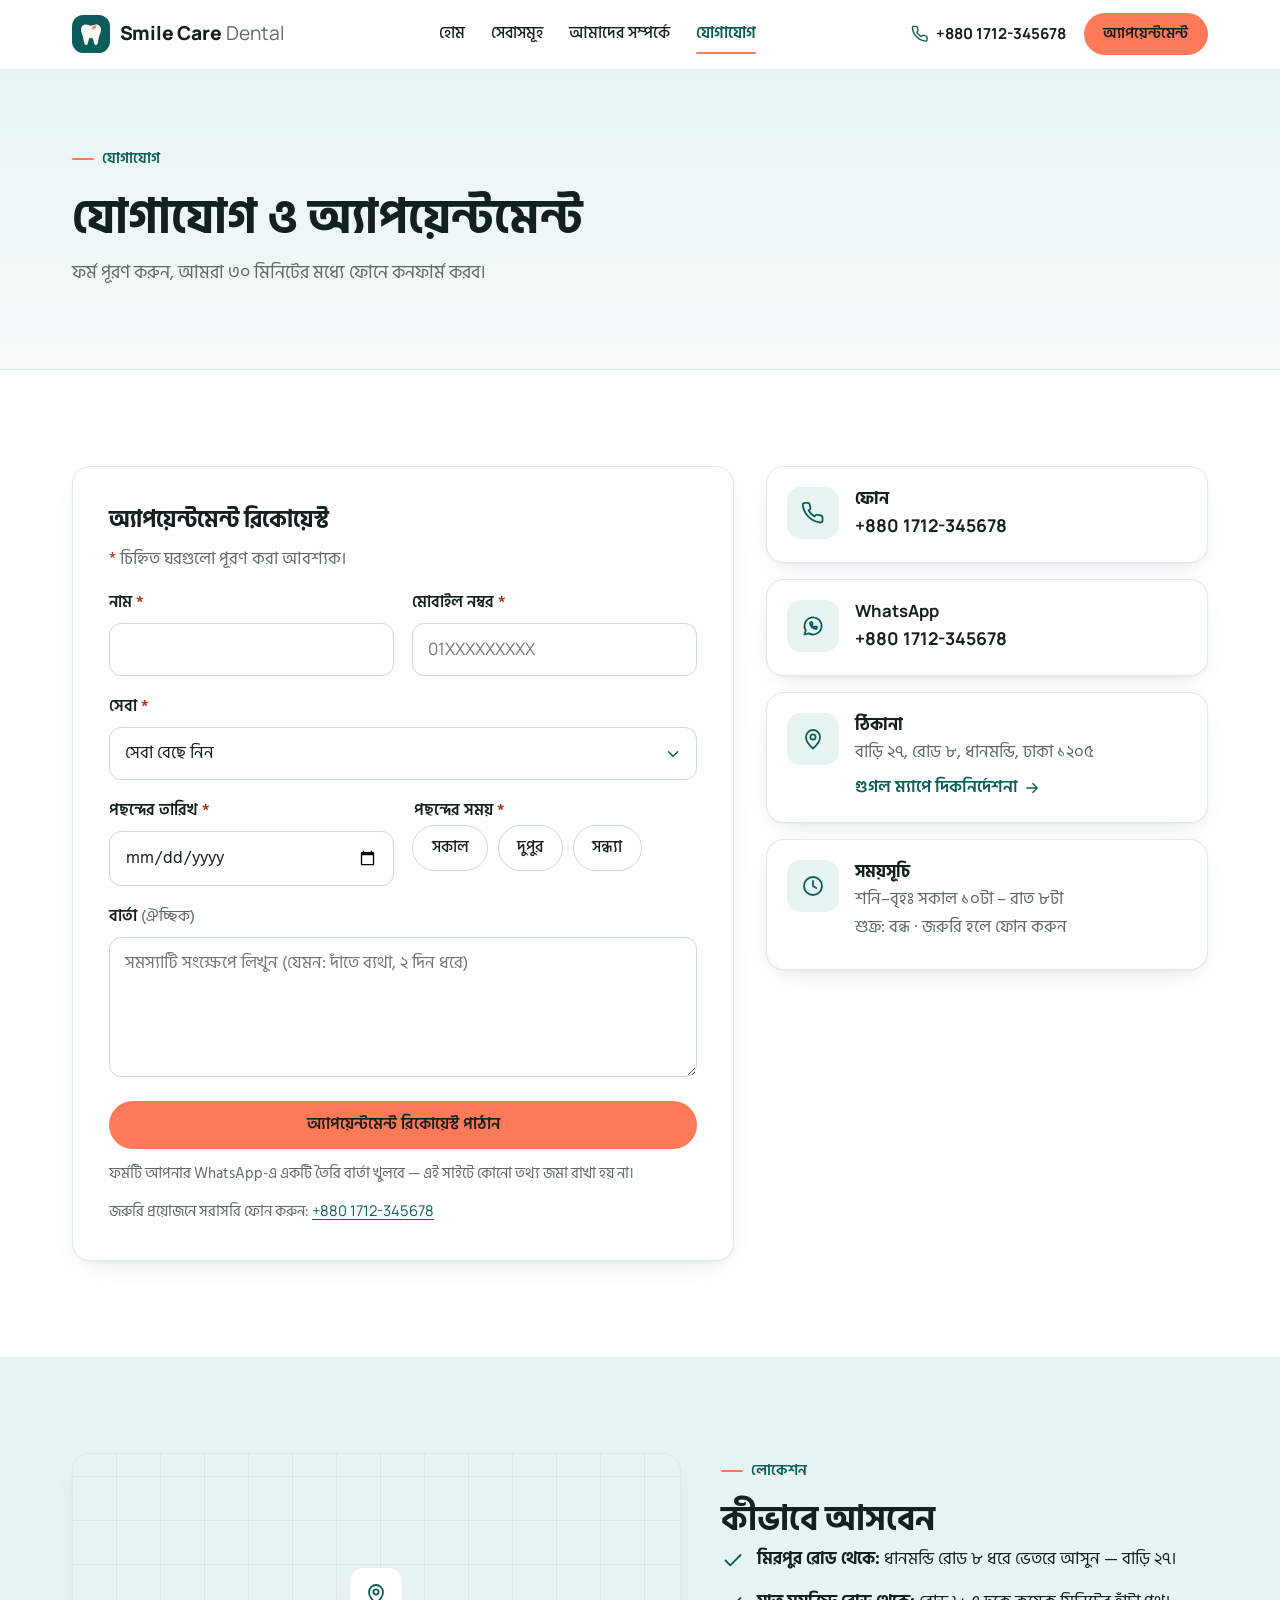
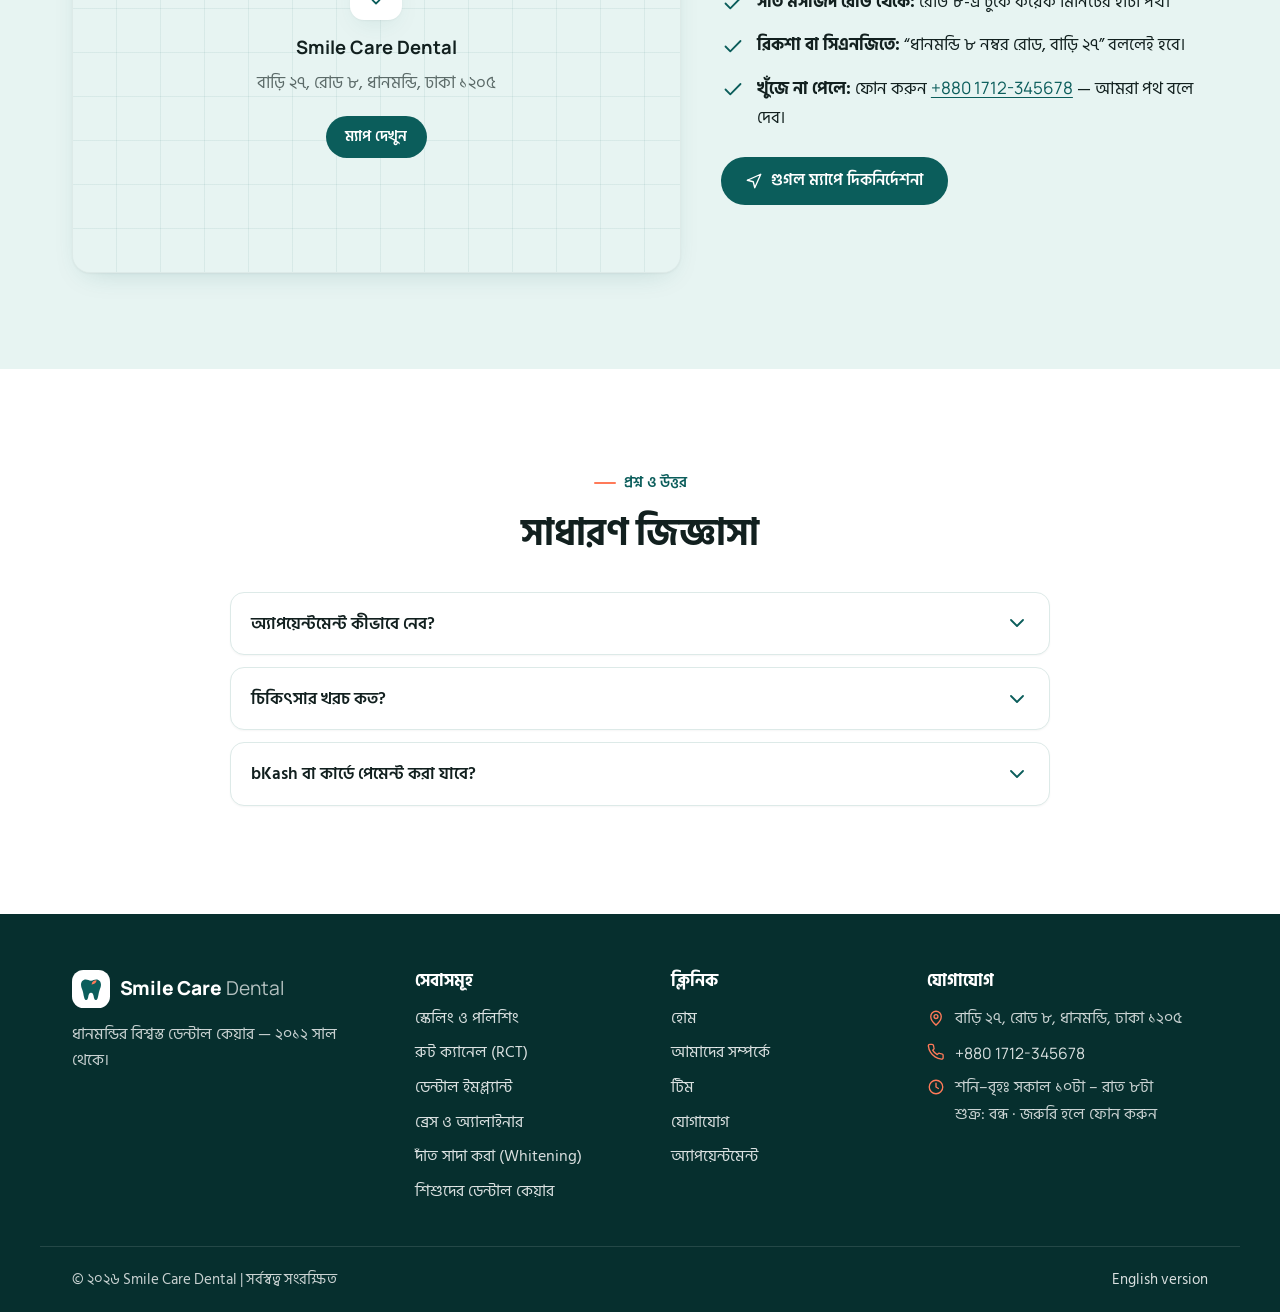
<file: bn/contact.html>
<!DOCTYPE html>
<html lang="bn">
<head>
  <meta charset="utf-8">
  <meta name="viewport" content="width=device-width, initial-scale=1">
  <title>যোগাযোগ ও অ্যাপয়েন্টমেন্ট — Smile Care Dental, ধানমন্ডি</title>
  <meta name="description" content="Smile Care Dental-এ অ্যাপয়েন্টমেন্ট নিন — ফর্ম পূরণ করুন, আমরা ৩০ মিনিটের মধ্যে ফোনে কনফার্ম করব। ঠিকানা: বাড়ি ২৭, রোড ৮, ধানমন্ডি, ঢাকা ১২০৫।">
  <link rel="canonical" href="https://arif-next.github.io/dental-demo/bn/contact.html">
  <link rel="alternate" hreflang="en" href="https://arif-next.github.io/dental-demo/en/contact.html">
  <link rel="alternate" hreflang="bn" href="https://arif-next.github.io/dental-demo/bn/contact.html">
  <link rel="alternate" hreflang="x-default" href="https://arif-next.github.io/dental-demo/en/contact.html">
  <meta name="theme-color" content="#0B5D5B">
  <meta property="og:type" content="website">
  <meta property="og:site_name" content="Smile Care Dental">
  <meta property="og:locale" content="bn_BD">
  <meta property="og:title" content="যোগাযোগ ও অ্যাপয়েন্টমেন্ট — Smile Care Dental">
  <meta property="og:description" content="ফর্ম পূরণ করুন, আমরা ৩০ মিনিটের মধ্যে ফোনে কনফার্ম করব।">
  <meta property="og:url" content="https://arif-next.github.io/dental-demo/bn/contact.html">
  <meta property="og:image" content="https://arif-next.github.io/dental-demo/bn/assets/img/clinic-room.jpg">
  <meta name="twitter:card" content="summary_large_image">
  <link rel="icon" href="data:image/svg+xml,%3Csvg xmlns='http://www.w3.org/2000/svg' viewBox='0 0 40 40'%3E%3Crect width='40' height='40' rx='12' fill='%230B5D5B'/%3E%3Cpath fill='%23fff' d='M14.5 10c-3.2 0-5 2.5-5 5.5 0 2.4.9 4.1 1.6 6 .7 2 1 4.8 1.7 7.4.5 1.8 1.2 2.8 2.2 2.8 1.5 0 1.8-2 2.2-4 .4-1.9.7-3.8 2.8-3.8s2.4 1.9 2.8 3.8c.4 2 .7 4 2.2 4 1 0 1.7-1 2.2-2.8.7-2.6 1-5.4 1.7-7.4.7-1.9 1.6-3.6 1.6-6 0-3-1.8-5.5-5-5.5-2.2 0-3.4 1.2-5.5 1.2S16.7 10 14.5 10z'/%3E%3C/svg%3E">
  <link rel="preconnect" href="https://fonts.googleapis.com">
  <link rel="preconnect" href="https://fonts.gstatic.com" crossorigin>
  <link rel="stylesheet" href="https://fonts.googleapis.com/css2?family=Hind+Siliguri:wght@400;500;600;700&family=Manrope:wght@400;600;700;800&display=swap">
  <link rel="stylesheet" href="assets/css/style.css">
  <script>document.documentElement.classList.add('js')</script>
  <script type="application/ld+json">{"@context": "https://schema.org", "@type": "BreadcrumbList", "itemListElement": [{"@type": "ListItem", "position": 1, "name": "হোম", "item": "https://arif-next.github.io/dental-demo/bn/"}, {"@type": "ListItem", "position": 2, "name": "যোগাযোগ ও অ্যাপয়েন্টমেন্ট", "item": "https://arif-next.github.io/dental-demo/bn/contact.html"}]}</script>
</head>
<body>
<svg width="0" height="0" style="position:absolute" aria-hidden="true" focusable="false">
  <symbol id="i-calendar" viewBox="0 0 24 24"><rect x="3" y="4.5" width="18" height="16.5" rx="2.5"/><path d="M3 9.5h18M8 2.5v4M16 2.5v4"/></symbol>
  <symbol id="i-phone" viewBox="0 0 24 24"><path d="M21.5 16.6v2.9a2 2 0 0 1-2.2 2 19.6 19.6 0 0 1-8.5-3 19.3 19.3 0 0 1-6-6 19.6 19.6 0 0 1-3-8.6A2 2 0 0 1 3.8 1.8h2.9a2 2 0 0 1 2 1.7c.1.9.3 1.8.6 2.7a2 2 0 0 1-.4 2.1L7.6 9.5a16 16 0 0 0 6 6l1.2-1.3a2 2 0 0 1 2.1-.4c.9.3 1.8.5 2.7.6a2 2 0 0 1 1.9 2.2z"/></symbol>
  <symbol id="i-whatsapp" viewBox="0 0 24 24"><path d="M3.5 20.5l1.3-4.1A8.5 8.5 0 1 1 8 19.4l-4.5 1.1z"/><path d="M9 8.8c0 3.4 2.8 6.2 6.2 6.2l.9-1.6-2-1-1 .9a5 5 0 0 1-2.4-2.4l.9-1-1-2L9 8.8z"/></symbol>
  <symbol id="i-clock" viewBox="0 0 24 24"><circle cx="12" cy="12" r="9"/><path d="M12 7v5l3.2 2"/></symbol>
  <symbol id="i-pin" viewBox="0 0 24 24"><path d="M12 21.5s7-6 7-11.5a7 7 0 1 0-14 0c0 5.5 7 11.5 7 11.5z"/><circle cx="12" cy="10" r="2.6"/></symbol>
  <symbol id="i-check-circle" viewBox="0 0 24 24"><circle cx="12" cy="12" r="9"/><path d="M8 12.3l2.7 2.7L16 9.7"/></symbol>
  <symbol id="i-check" viewBox="0 0 24 24"><path d="M4.5 12.5l4.8 4.8L19.5 7"/></symbol>
  <symbol id="i-arrow" viewBox="0 0 24 24"><path d="M5 12h14M13 6l6 6-6 6"/></symbol>
  <symbol id="i-menu" viewBox="0 0 24 24"><path d="M4 7h16M4 12h16M4 17h16"/></symbol>
  <symbol id="i-close" viewBox="0 0 24 24"><path d="M6 6l12 12M18 6L6 18"/></symbol>
  <symbol id="i-chevron" viewBox="0 0 24 24"><path d="M6 9l6 6 6-6"/></symbol>
  <symbol id="i-nav" viewBox="0 0 24 24"><path d="M3 11l18-8-8 18-2-8-8-2z"/></symbol>
</svg>

<a class="skip-link" href="#main">মূল কনটেন্টে যান</a>

<header class="site-header">
  <div class="container header-inner">
    <a class="logo" href="index.html" aria-label="Smile Care Dental — হোম">
      <svg class="logo-mark" viewBox="0 0 40 40" aria-hidden="true"><rect width="40" height="40" rx="12" fill="#0B5D5B"/><path fill="#fff" d="M14.5 10c-3.2 0-5 2.5-5 5.5 0 2.4.9 4.1 1.6 6 .7 2 1 4.8 1.7 7.4.5 1.8 1.2 2.8 2.2 2.8 1.5 0 1.8-2 2.2-4 .4-1.9.7-3.8 2.8-3.8s2.4 1.9 2.8 3.8c.4 2 .7 4 2.2 4 1 0 1.7-1 2.2-2.8.7-2.6 1-5.4 1.7-7.4.7-1.9 1.6-3.6 1.6-6 0-3-1.8-5.5-5-5.5-2.2 0-3.4 1.2-5.5 1.2S16.7 10 14.5 10z"/><path fill="#FF7A59" d="M20.6 15.2c.5-2.7 2.5-4.3 5.3-4.3-.3 2.8-2.4 4.4-5.3 4.3z"/></svg>
      <span><b>Smile Care</b> <span class="logo-light">Dental</span></span>
    </a>
    <nav class="main-nav" id="main-nav" aria-label="প্রধান মেনু">
      <ul>
        <li><a href="index.html">হোম</a></li>
        <li><a href="services.html">সেবাসমূহ</a></li>
        <li><a href="about.html">আমাদের সম্পর্কে</a></li>
        <li><a href="contact.html" aria-current="page">যোগাযোগ</a></li>
      </ul>
      <a class="btn btn-coral nav-cta-mobile" href="#appointment">অ্যাপয়েন্টমেন্ট</a>
    </nav>
    <div class="header-actions">
      <a class="header-phone" href="tel:+8801712345678"><svg class="ic ic-sm" aria-hidden="true"><use href="#i-phone"/></svg>+880 1712-345678</a>
      <a class="btn btn-coral btn-sm header-cta" href="#appointment">অ্যাপয়েন্টমেন্ট</a>
      <button class="nav-toggle" type="button" aria-expanded="false" aria-controls="main-nav" aria-label="মেনু খুলুন">
        <svg class="ic ic-menu" aria-hidden="true"><use href="#i-menu"/></svg>
        <svg class="ic ic-close" aria-hidden="true"><use href="#i-close"/></svg>
      </button>
    </div>
  </div>
</header>

<main id="main">

  <section class="page-hero" aria-labelledby="page-title">
    <div class="container">
      <span class="eyebrow">যোগাযোগ</span>
      <h1 id="page-title">যোগাযোগ ও অ্যাপয়েন্টমেন্ট</h1>
      <p class="lead">ফর্ম পূরণ করুন, আমরা ৩০ মিনিটের মধ্যে ফোনে কনফার্ম করব।</p>
    </div>
  </section>

  <section class="section" aria-label="অ্যাপয়েন্টমেন্ট ফর্ম ও যোগাযোগের তথ্য">
    <div class="container contact-page-grid">

      <div class="card form-card" id="appointment">
        <h2>অ্যাপয়েন্টমেন্ট রিকোয়েস্ট</h2>
        <p class="muted"><span class="req" aria-hidden="true">*</span> চিহ্নিত ঘরগুলো পূরণ করা আবশ্যক।</p>

        <form id="appointment-form" novalidate>
          <div class="form-grid">
            <div class="field" data-field="name">
              <label for="f-name">নাম <span class="req" aria-hidden="true">*</span></label>
              <input class="input" id="f-name" name="name" type="text" autocomplete="name" required aria-describedby="f-name-err">
              <p class="field-error" id="f-name-err"></p>
            </div>
            <div class="field" data-field="phone">
              <label for="f-phone">মোবাইল নম্বর <span class="req" aria-hidden="true">*</span></label>
              <input class="input latin" id="f-phone" name="phone" type="tel" inputmode="tel" autocomplete="tel" placeholder="01XXXXXXXXX" required aria-describedby="f-phone-err">
              <p class="field-error" id="f-phone-err"></p>
            </div>
            <div class="field field-full" data-field="service">
              <label for="f-service">সেবা <span class="req" aria-hidden="true">*</span></label>
              <select class="input" id="f-service" name="service" required aria-describedby="f-service-err">
                <option value="" selected>সেবা বেছে নিন</option>
                <option>সাধারণ চেকআপ</option>
                <option>স্কেলিং</option>
                <option>রুট ক্যানেল</option>
                <option>ইমপ্ল্যান্ট</option>
                <option>ব্রেস</option>
                <option>Whitening</option>
                <option>শিশু</option>
                <option>অন্যান্য</option>
              </select>
              <p class="field-error" id="f-service-err"></p>
            </div>
            <div class="field" data-field="date">
              <label for="f-date">পছন্দের তারিখ <span class="req" aria-hidden="true">*</span></label>
              <input class="input" id="f-date" name="date" type="date" required aria-describedby="f-date-err">
              <p class="field-error" id="f-date-err"></p>
            </div>
            <fieldset class="field" data-field="time" aria-describedby="f-time-err">
              <legend>পছন্দের সময় <span class="req" aria-hidden="true">*</span></legend>
              <div class="radio-row">
                <label class="radio-pill"><input type="radio" name="time" value="সকাল" required><span>সকাল</span></label>
                <label class="radio-pill"><input type="radio" name="time" value="দুপুর"><span>দুপুর</span></label>
                <label class="radio-pill"><input type="radio" name="time" value="সন্ধ্যা"><span>সন্ধ্যা</span></label>
              </div>
              <p class="field-error" id="f-time-err"></p>
            </fieldset>
            <div class="field field-full">
              <label for="f-message">বার্তা <span class="opt">(ঐচ্ছিক)</span></label>
              <textarea class="input" id="f-message" name="message" rows="4" placeholder="সমস্যাটি সংক্ষেপে লিখুন (যেমন: দাঁতে ব্যথা, ২ দিন ধরে)"></textarea>
            </div>
          </div>
          <div class="form-foot">
            <button class="btn btn-coral btn-block" type="submit">অ্যাপয়েন্টমেন্ট রিকোয়েস্ট পাঠান</button>
            <p class="note">ফর্মটি আপনার WhatsApp-এ একটি তৈরি বার্তা খুলবে — এই সাইটে কোনো তথ্য জমা রাখা হয় না।</p>
            <p class="note">জরুরি প্রয়োজনে সরাসরি ফোন করুন: <a class="latin" href="tel:+8801712345678">+880 1712-345678</a></p>
          </div>
        </form>

        <div class="success-panel" id="form-success" tabindex="-1" hidden>
          <span class="success-icon" aria-hidden="true"><svg class="ic"><use href="#i-check-circle"/></svg></span>
          <h3>রিকোয়েস্ট তৈরি — আর একটি ধাপ বাকি</h3>
          <p>নিচের বাটনে চাপ দিয়ে তৈরি বার্তাটি WhatsApp-এ পাঠান। আমরা ফোনে কনফার্ম করব।</p>
          <dl class="svc-meta" id="form-summary"></dl>
          <a class="btn btn-wa btn-block" id="wa-send" href="https://wa.me/8801712345678" target="_blank" rel="noopener"><svg class="ic ic-sm" aria-hidden="true"><use href="#i-whatsapp"/></svg>WhatsApp-এ পাঠান</a>
          <p class="note">ফোনে বলতে চাইলে: <a class="latin" href="tel:+8801712345678">+880 1712-345678</a></p>
          <button class="link-btn" type="button" id="form-edit">তথ্য পরিবর্তন করুন</button>
        </div>
      </div>

      <aside class="contact-cards" aria-label="সরাসরি যোগাযোগ">
        <div class="card contact-card">
          <span class="icon-box"><svg class="ic" aria-hidden="true"><use href="#i-phone"/></svg></span>
          <div>
            <h3>ফোন</h3>
            <a class="big" href="tel:+8801712345678">+880 1712-345678</a>
          </div>
        </div>
        <div class="card contact-card">
          <span class="icon-box"><svg class="ic" aria-hidden="true"><use href="#i-whatsapp"/></svg></span>
          <div>
            <h3>WhatsApp</h3>
            <a class="big" href="https://wa.me/8801712345678" target="_blank" rel="noopener">+880 1712-345678</a>
          </div>
        </div>
        <div class="card contact-card">
          <span class="icon-box"><svg class="ic" aria-hidden="true"><use href="#i-pin"/></svg></span>
          <div>
            <h3>ঠিকানা</h3>
            <p>বাড়ি ২৭, রোড ৮, ধানমন্ডি, ঢাকা ১২০৫</p>
            <a class="link-arrow" href="https://www.google.com/maps/dir/?api=1&amp;destination=Road%208%2C%20Dhanmondi%2C%20Dhaka%201205" target="_blank" rel="noopener">গুগল ম্যাপে দিকনির্দেশনা <svg class="ic ic-sm" aria-hidden="true"><use href="#i-arrow"/></svg></a>
          </div>
        </div>
        <div class="card contact-card">
          <span class="icon-box"><svg class="ic" aria-hidden="true"><use href="#i-clock"/></svg></span>
          <div>
            <h3>সময়সূচি</h3>
            <p>শনি–বৃহঃ সকাল ১০টা – রাত ৮টা<br>শুক্র: বন্ধ · জরুরি হলে ফোন করুন</p>
          </div>
        </div>
      </aside>

    </div>
  </section>

  <section class="section section-tint" id="directions" aria-labelledby="dir-title">
    <div class="container contact-grid">
      <div class="map-frame reveal" data-map-src="https://maps.google.com/maps?q=Road%208%2C%20Dhanmondi%2C%20Dhaka%201205&amp;z=16&amp;output=embed" data-map-title="Smile Care Dental-এর অবস্থান — গুগল ম্যাপ (ধানমন্ডি রোড ৮)">
          <div class="map-ph">
            <span class="icon-box"><svg class="ic" aria-hidden="true"><use href="#i-pin"/></svg></span>
            <strong>Smile Care Dental</strong>
            <span>বাড়ি ২৭, রোড ৮, ধানমন্ডি, ঢাকা ১২০৫</span>
            <button class="btn btn-teal btn-sm map-load" type="button">ম্যাপ দেখুন</button>
          </div>
        </div>
      <div class="reveal">
        <span class="eyebrow">লোকেশন</span>
        <h2 id="dir-title" class="doctor-name">কীভাবে আসবেন</h2>
        <ul class="directions-list">
          <li><svg class="ic" aria-hidden="true"><use href="#i-check"/></svg><span><strong>মিরপুর রোড থেকে:</strong> ধানমন্ডি রোড ৮ ধরে ভেতরে আসুন — বাড়ি ২৭।</span></li>
          <li><svg class="ic" aria-hidden="true"><use href="#i-check"/></svg><span><strong>সাত মসজিদ রোড থেকে:</strong> রোড ৮-এ ঢুকে কয়েক মিনিটের হাঁটা পথ।</span></li>
          <li><svg class="ic" aria-hidden="true"><use href="#i-check"/></svg><span><strong>রিকশা বা সিএনজিতে:</strong> “ধানমন্ডি ৮ নম্বর রোড, বাড়ি ২৭” বললেই হবে।</span></li>
          <li><svg class="ic" aria-hidden="true"><use href="#i-check"/></svg><span><strong>খুঁজে না পেলে:</strong> ফোন করুন <a class="latin" href="tel:+8801712345678">+880 1712-345678</a> — আমরা পথ বলে দেব।</span></li>
        </ul>
        <a class="btn btn-teal mt-24" href="https://www.google.com/maps/dir/?api=1&amp;destination=Road%208%2C%20Dhanmondi%2C%20Dhaka%201205" target="_blank" rel="noopener"><svg class="ic ic-sm" aria-hidden="true"><use href="#i-nav"/></svg>গুগল ম্যাপে দিকনির্দেশনা</a>
      </div>
    </div>
  </section>

  <section class="section" aria-labelledby="faq-title">
    <div class="container">
      <div class="section-head center reveal">
        <span class="eyebrow">প্রশ্ন ও উত্তর</span>
        <h2 id="faq-title">সাধারণ জিজ্ঞাসা</h2>
      </div>
      <div class="faq-wrap reveal">
        <div class="faq-item">
          <h3><button class="faq-q" type="button" aria-expanded="false" aria-controls="faq-1" id="faq-1-q">অ্যাপয়েন্টমেন্ট কীভাবে নেব?<svg class="ic" aria-hidden="true"><use href="#i-chevron"/></svg></button></h3>
          <div class="faq-a" id="faq-1" role="region" aria-labelledby="faq-1-q"><div><p>ফোন, WhatsApp বা ওয়েবসাইটের ফর্ম দিয়ে সিরিয়াল নিতে পারবেন। ফর্ম দিলে আমরা ৩০ মিনিটের মধ্যে ফোনে কনফার্ম করি।</p></div></div>
        </div>
        <div class="faq-item">
          <h3><button class="faq-q" type="button" aria-expanded="false" aria-controls="faq-2" id="faq-2-q">চিকিৎসার খরচ কত?<svg class="ic" aria-hidden="true"><use href="#i-chevron"/></svg></button></h3>
          <div class="faq-a" id="faq-2" role="region" aria-labelledby="faq-2-q"><div><p>প্রথম পরামর্শ ও চেকআপ ফ্রি। স্কেলিং থেকে শুরু করে ইমপ্ল্যান্ট পর্যন্ত — যেকোনো চিকিৎসার আগে লিখিত এস্টিমেট দেওয়া হয়, কোনো লুকানো খরচ নেই।</p></div></div>
        </div>
        <div class="faq-item">
          <h3><button class="faq-q" type="button" aria-expanded="false" aria-controls="faq-3" id="faq-3-q">bKash বা কার্ডে পেমেন্ট করা যাবে?<svg class="ic" aria-hidden="true"><use href="#i-chevron"/></svg></button></h3>
          <div class="faq-a" id="faq-3" role="region" aria-labelledby="faq-3-q"><div><p>হ্যাঁ — ক্যাশ, bKash, Nagad এবং কার্ড সবই গ্রহণযোগ্য।</p></div></div>
        </div>
      </div>
    </div>
  </section>

</main>

<footer class="site-footer on-dark">
  <div class="container footer-grid">
    <div>
      <a class="logo" href="index.html" aria-label="Smile Care Dental — হোম">
        <svg class="logo-mark" viewBox="0 0 40 40" aria-hidden="true"><rect width="40" height="40" rx="12" fill="#fff"/><path fill="#0B5D5B" d="M14.5 10c-3.2 0-5 2.5-5 5.5 0 2.4.9 4.1 1.6 6 .7 2 1 4.8 1.7 7.4.5 1.8 1.2 2.8 2.2 2.8 1.5 0 1.8-2 2.2-4 .4-1.9.7-3.8 2.8-3.8s2.4 1.9 2.8 3.8c.4 2 .7 4 2.2 4 1 0 1.7-1 2.2-2.8.7-2.6 1-5.4 1.7-7.4.7-1.9 1.6-3.6 1.6-6 0-3-1.8-5.5-5-5.5-2.2 0-3.4 1.2-5.5 1.2S16.7 10 14.5 10z"/><path fill="#FF7A59" d="M20.6 15.2c.5-2.7 2.5-4.3 5.3-4.3-.3 2.8-2.4 4.4-5.3 4.3z"/></svg>
        <span><b>Smile Care</b> <span class="logo-light">Dental</span></span>
      </a>
      <p>ধানমন্ডির বিশ্বস্ত ডেন্টাল কেয়ার — ২০১২ সাল থেকে।</p>
    </div>
    <nav aria-label="সেবাসমূহ">
      <h2>সেবাসমূহ</h2>
      <ul>
        <li><a href="services.html#scaling">স্কেলিং ও পলিশিং</a></li>
        <li><a href="services.html#rct">রুট ক্যানেল (RCT)</a></li>
        <li><a href="services.html#implant">ডেন্টাল ইমপ্ল্যান্ট</a></li>
        <li><a href="services.html#braces">ব্রেস ও অ্যালাইনার</a></li>
        <li><a href="services.html#whitening">দাঁত সাদা করা (Whitening)</a></li>
        <li><a href="services.html#kids">শিশুদের ডেন্টাল কেয়ার</a></li>
      </ul>
    </nav>
    <nav aria-label="ক্লিনিক">
      <h2>ক্লিনিক</h2>
      <ul>
        <li><a href="index.html">হোম</a></li>
        <li><a href="about.html">আমাদের সম্পর্কে</a></li>
        <li><a href="about.html#team">টিম</a></li>
        <li><a href="contact.html">যোগাযোগ</a></li>
        <li><a href="contact.html#appointment">অ্যাপয়েন্টমেন্ট</a></li>
      </ul>
    </nav>
    <div>
      <h2>যোগাযোগ</h2>
      <ul class="footer-contact">
        <li><svg class="ic ic-sm" aria-hidden="true"><use href="#i-pin"/></svg><span>বাড়ি ২৭, রোড ৮, ধানমন্ডি, ঢাকা ১২০৫</span></li>
        <li><svg class="ic ic-sm" aria-hidden="true"><use href="#i-phone"/></svg><a class="latin" href="tel:+8801712345678">+880 1712-345678</a></li>
        <li><svg class="ic ic-sm" aria-hidden="true"><use href="#i-clock"/></svg><span>শনি–বৃহঃ সকাল ১০টা – রাত ৮টা<br>শুক্র: বন্ধ · জরুরি হলে ফোন করুন</span></li>
      </ul>
    </div>
  </div>
  <div class="container footer-bottom">
    <p>© ২০২৬ Smile Care Dental | সর্বস্বত্ব সংরক্ষিত</p>
    <ul>
      <li><a href="../en/contact.html" lang="en" hreflang="en">English version</a></li>
    </ul>
  </div>
</footer>

<div class="mobile-bar" role="group" aria-label="দ্রুত যোগাযোগ">
  <a class="btn btn-teal" href="tel:+8801712345678"><svg class="ic ic-sm" aria-hidden="true"><use href="#i-phone"/></svg>কল</a>
  <a class="btn btn-wa" href="https://wa.me/8801712345678" target="_blank" rel="noopener"><svg class="ic ic-sm" aria-hidden="true"><use href="#i-whatsapp"/></svg>WhatsApp</a>
  <a class="btn btn-coral" href="#appointment"><svg class="ic ic-sm" aria-hidden="true"><use href="#i-calendar"/></svg>বুকিং</a>
</div>

<script src="assets/js/main.js" defer></script>
</body>
</html>
</file>
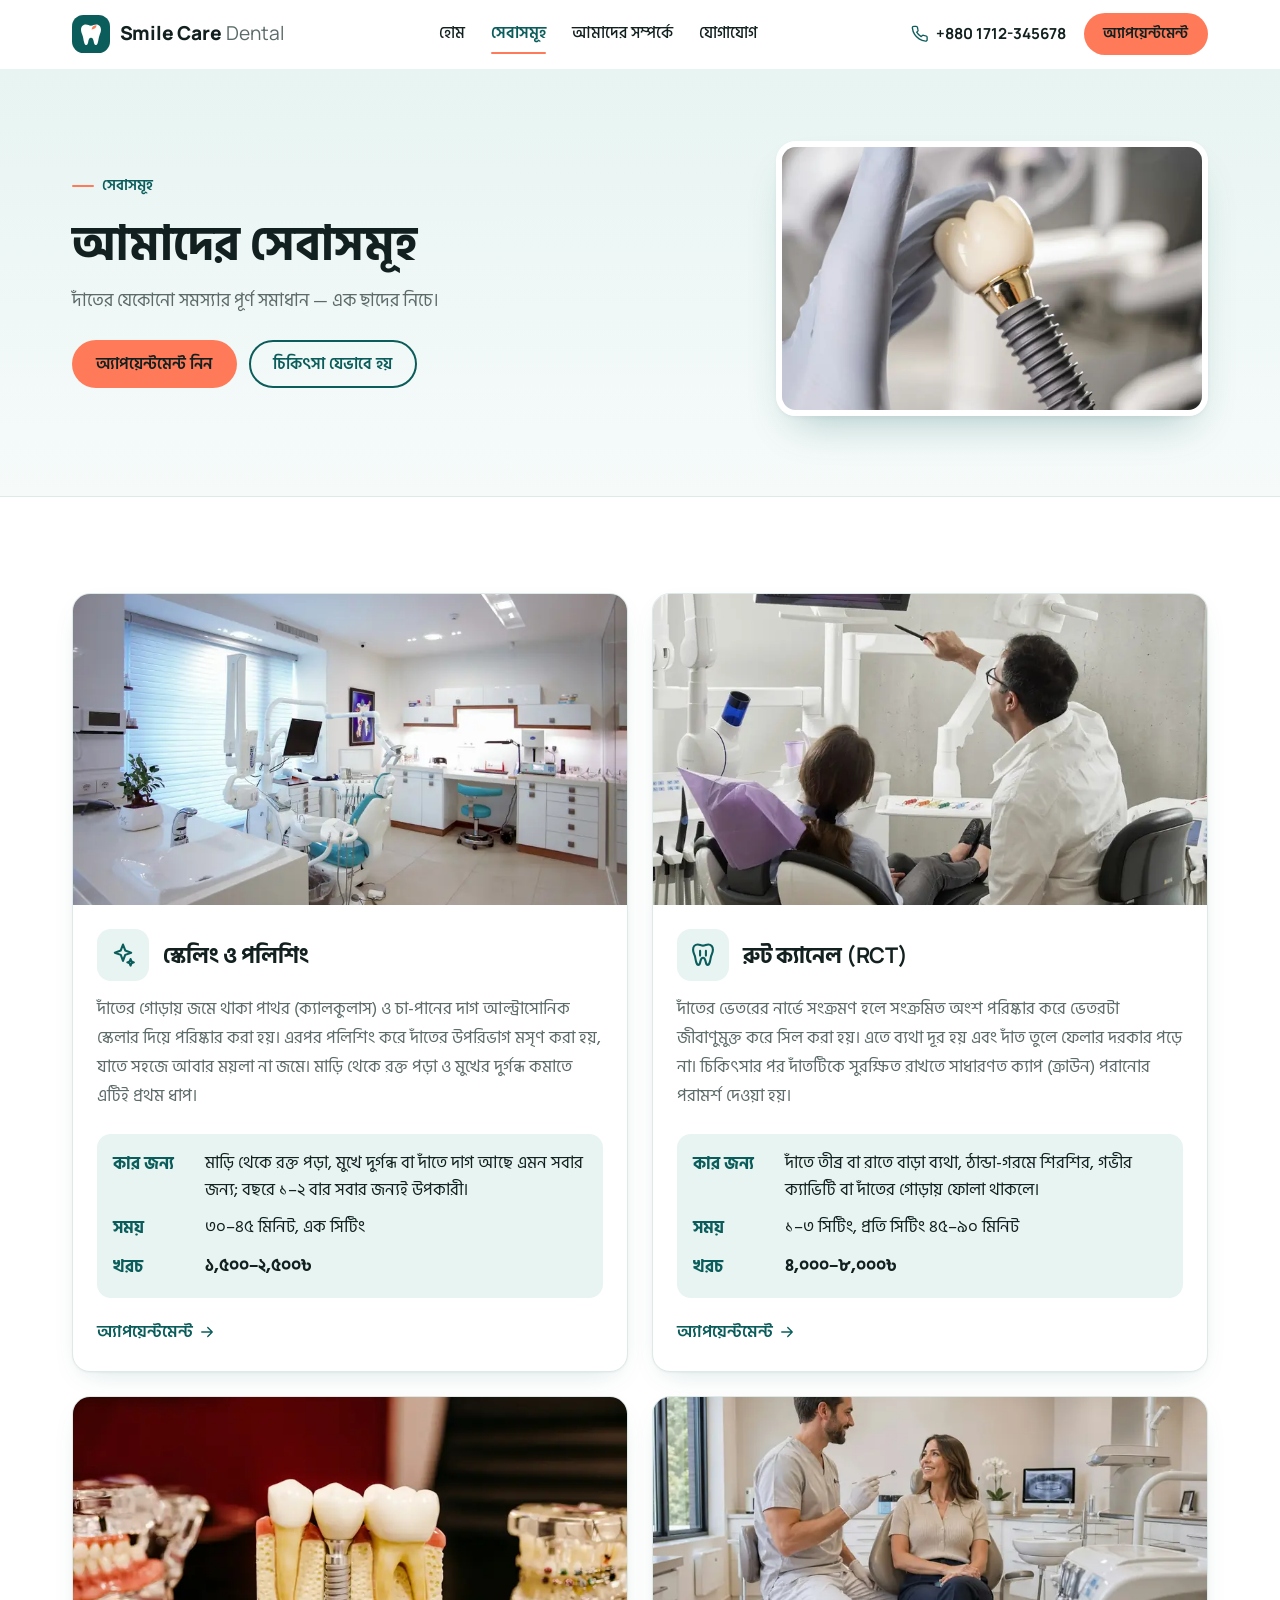
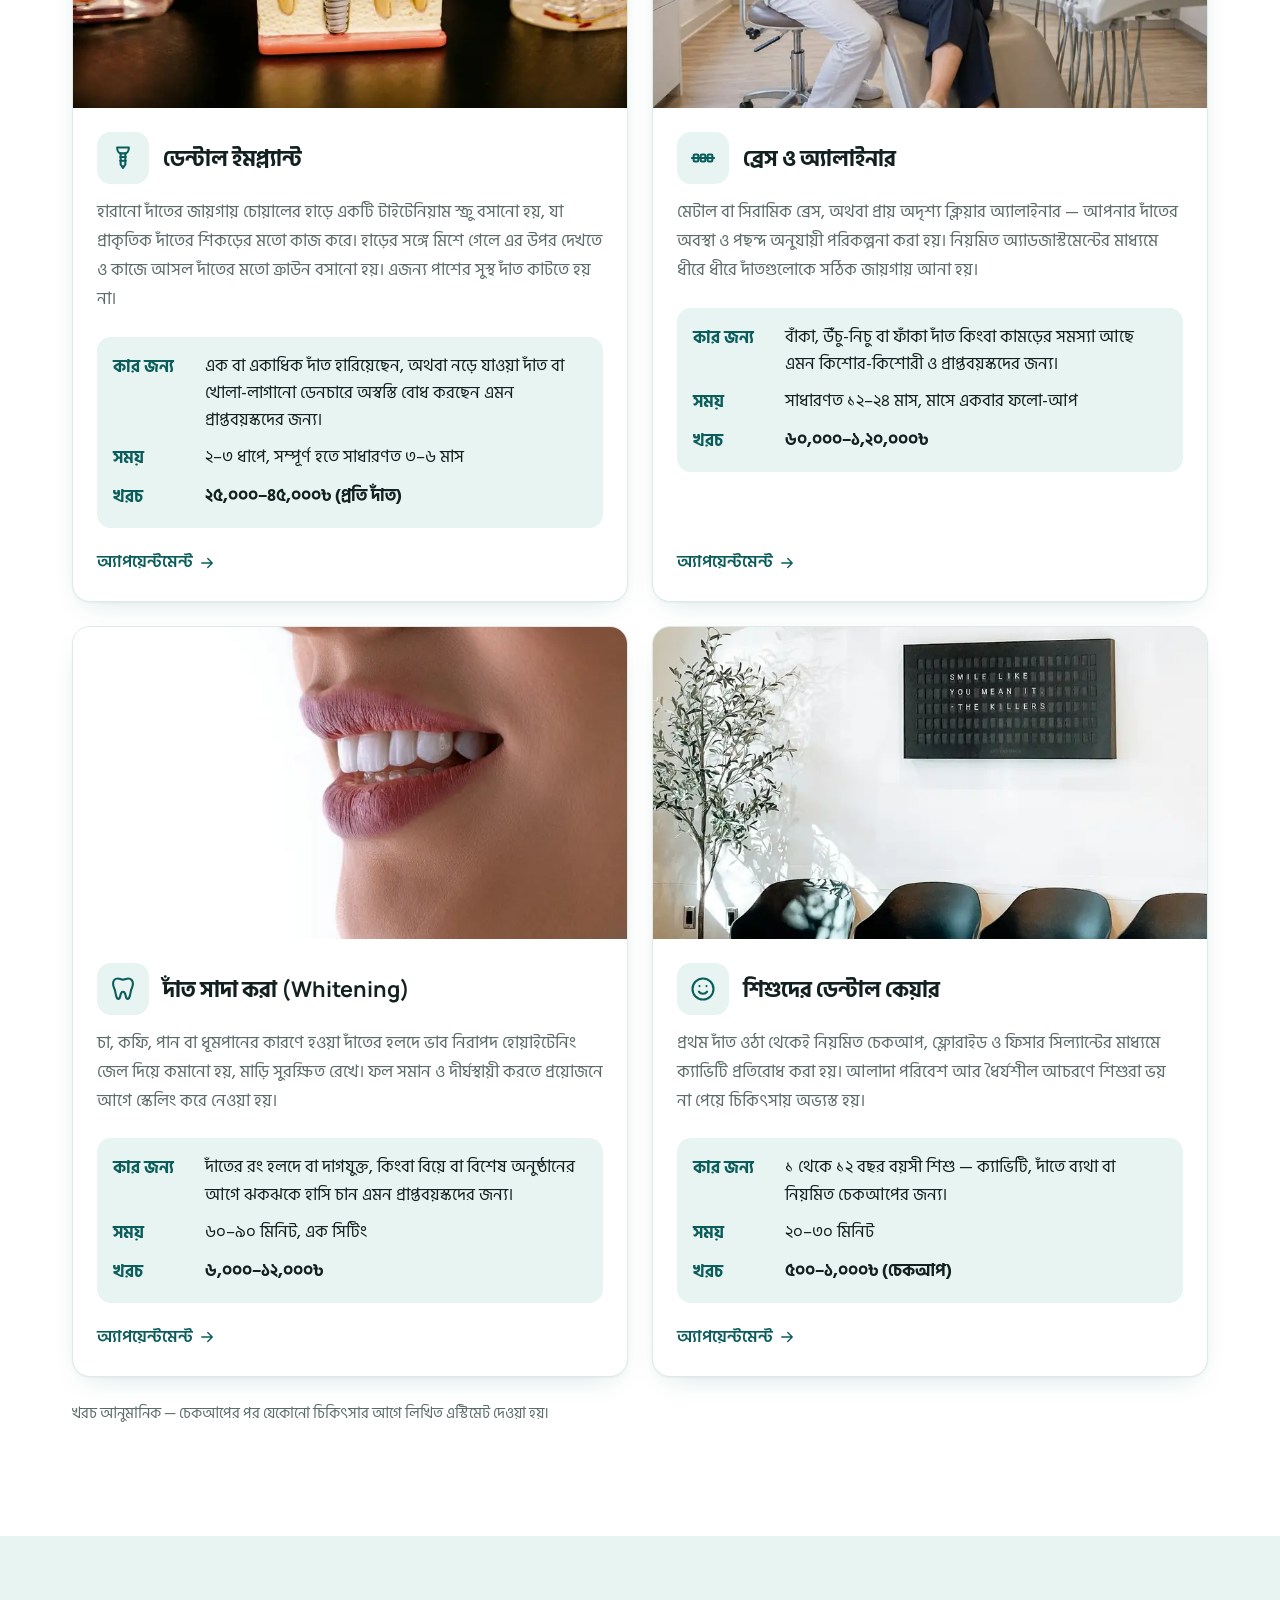
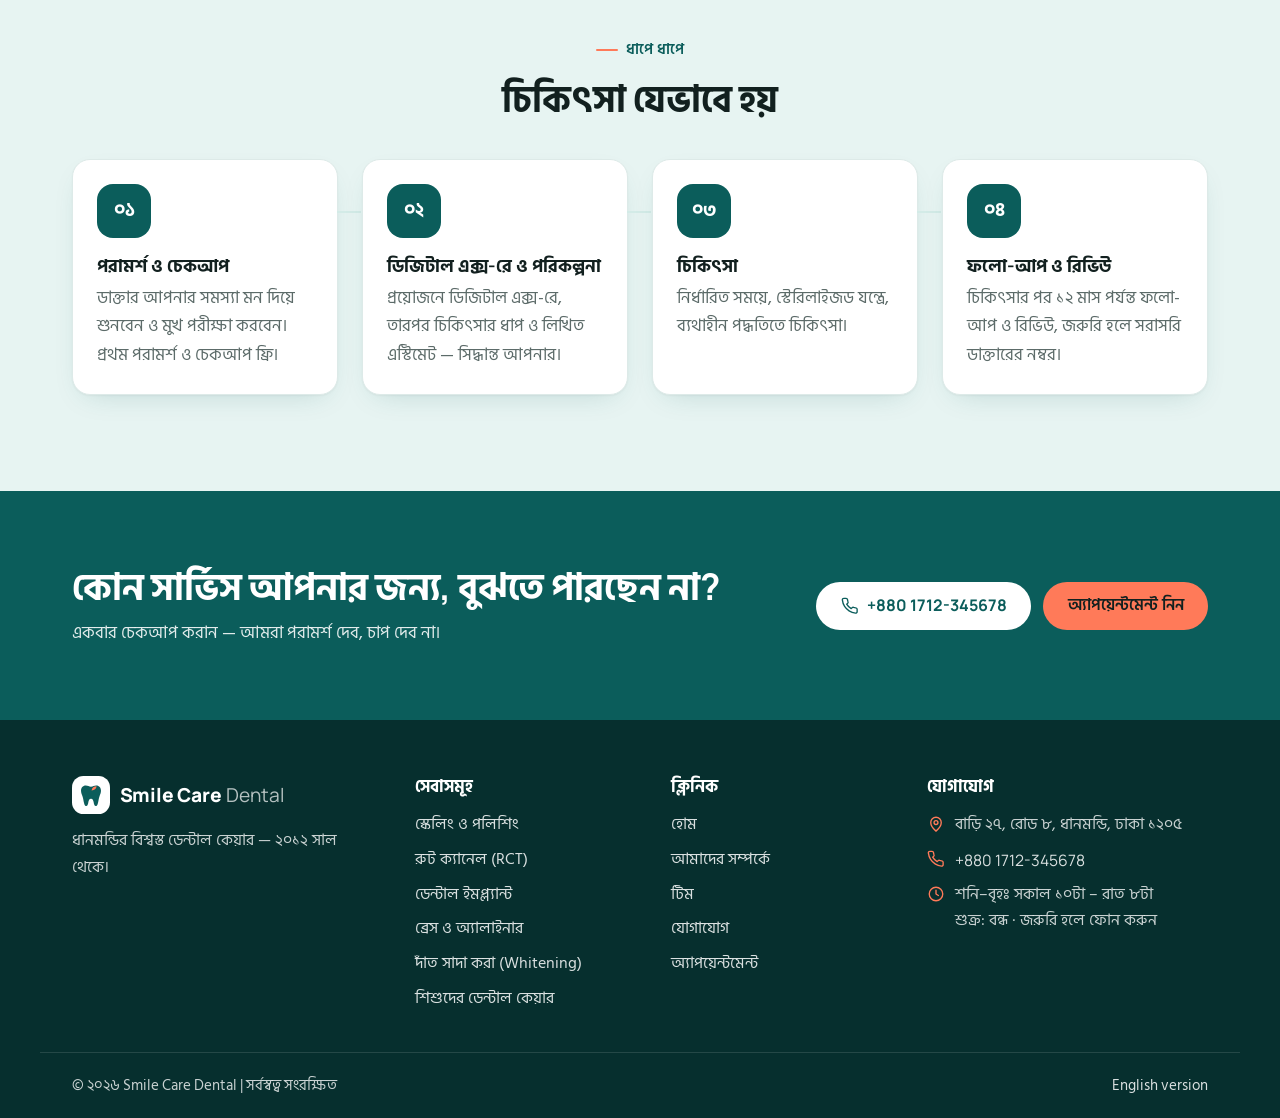
<file: bn/services.html>
<!DOCTYPE html>
<html lang="bn">
<head>
  <meta charset="utf-8">
  <meta name="viewport" content="width=device-width, initial-scale=1">
  <title>আমাদের সেবাসমূহ — Smile Care Dental, ধানমন্ডি</title>
  <meta name="description" content="স্কেলিং ও পলিশিং, রুট ক্যানেল (RCT), ডেন্টাল ইমপ্ল্যান্ট, ব্রেস ও অ্যালাইনার, Whitening ও শিশুদের ডেন্টাল কেয়ার — কার জন্য, কত সময় ও আনুমানিক খরচ।">
  <link rel="canonical" href="https://arif-next.github.io/dental-demo/bn/services.html">
  <link rel="alternate" hreflang="en" href="https://arif-next.github.io/dental-demo/en/treatments.html">
  <link rel="alternate" hreflang="bn" href="https://arif-next.github.io/dental-demo/bn/services.html">
  <link rel="alternate" hreflang="x-default" href="https://arif-next.github.io/dental-demo/en/treatments.html">
  <meta name="theme-color" content="#0B5D5B">
  <meta property="og:type" content="website">
  <meta property="og:site_name" content="Smile Care Dental">
  <meta property="og:locale" content="bn_BD">
  <meta property="og:title" content="আমাদের সেবাসমূহ — Smile Care Dental">
  <meta property="og:description" content="দাঁতের যেকোনো সমস্যার পূর্ণ সমাধান — এক ছাদের নিচে।">
  <meta property="og:url" content="https://arif-next.github.io/dental-demo/bn/services.html">
  <meta property="og:image" content="https://arif-next.github.io/dental-demo/bn/assets/img/implant-hand.jpg">
  <meta name="twitter:card" content="summary_large_image">
  <link rel="icon" href="data:image/svg+xml,%3Csvg xmlns='http://www.w3.org/2000/svg' viewBox='0 0 40 40'%3E%3Crect width='40' height='40' rx='12' fill='%230B5D5B'/%3E%3Cpath fill='%23fff' d='M14.5 10c-3.2 0-5 2.5-5 5.5 0 2.4.9 4.1 1.6 6 .7 2 1 4.8 1.7 7.4.5 1.8 1.2 2.8 2.2 2.8 1.5 0 1.8-2 2.2-4 .4-1.9.7-3.8 2.8-3.8s2.4 1.9 2.8 3.8c.4 2 .7 4 2.2 4 1 0 1.7-1 2.2-2.8.7-2.6 1-5.4 1.7-7.4.7-1.9 1.6-3.6 1.6-6 0-3-1.8-5.5-5-5.5-2.2 0-3.4 1.2-5.5 1.2S16.7 10 14.5 10z'/%3E%3C/svg%3E">
  <link rel="preconnect" href="https://fonts.googleapis.com">
  <link rel="preconnect" href="https://fonts.gstatic.com" crossorigin>
  <link rel="stylesheet" href="https://fonts.googleapis.com/css2?family=Hind+Siliguri:wght@400;500;600;700&family=Manrope:wght@400;600;700;800&display=swap">
  <link rel="stylesheet" href="assets/css/style.css">
  <script>document.documentElement.classList.add('js')</script>
  <script type="application/ld+json">{"@context": "https://schema.org", "@type": "BreadcrumbList", "itemListElement": [{"@type": "ListItem", "position": 1, "name": "হোম", "item": "https://arif-next.github.io/dental-demo/bn/"}, {"@type": "ListItem", "position": 2, "name": "সেবাসমূহ", "item": "https://arif-next.github.io/dental-demo/bn/services.html"}]}</script>
</head>
<body>
<svg width="0" height="0" style="position:absolute" aria-hidden="true" focusable="false">
  <symbol id="i-tooth" viewBox="0 0 24 24"><path d="M7.5 3C5 3 3.5 5 3.5 7.4c0 1.9.7 3.3 1.3 4.8.6 1.6.8 3.8 1.4 5.9.4 1.4 1 2.4 1.8 2.4 1.2 0 1.5-1.6 1.8-3.2.3-1.5.6-3 2.2-3s1.9 1.5 2.2 3c.3 1.6.6 3.2 1.8 3.2.8 0 1.4-1 1.8-2.4.6-2.1.8-4.3 1.4-5.9.6-1.5 1.3-2.9 1.3-4.8C20.5 5 19 3 16.5 3c-1.8 0-2.7 1-4.5 1S9.3 3 7.5 3z"/></symbol>
  <symbol id="i-root" viewBox="0 0 24 24"><path d="M7.5 3C5 3 3.5 5 3.5 7.4c0 1.9.7 3.3 1.3 4.8.6 1.6.8 3.8 1.4 5.9.4 1.4 1 2.4 1.8 2.4 1.2 0 1.5-1.6 1.8-3.2.3-1.5.6-3 2.2-3s1.9 1.5 2.2 3c.3 1.6.6 3.2 1.8 3.2.8 0 1.4-1 1.8-2.4.6-2.1.8-4.3 1.4-5.9.6-1.5 1.3-2.9 1.3-4.8C20.5 5 19 3 16.5 3c-1.8 0-2.7 1-4.5 1S9.3 3 7.5 3z"/><path d="M9.5 8.5v4M14.5 8.5v4"/></symbol>
  <symbol id="i-phone" viewBox="0 0 24 24"><path d="M21.5 16.6v2.9a2 2 0 0 1-2.2 2 19.6 19.6 0 0 1-8.5-3 19.3 19.3 0 0 1-6-6 19.6 19.6 0 0 1-3-8.6A2 2 0 0 1 3.8 1.8h2.9a2 2 0 0 1 2 1.7c.1.9.3 1.8.6 2.7a2 2 0 0 1-.4 2.1L7.6 9.5a16 16 0 0 0 6 6l1.2-1.3a2 2 0 0 1 2.1-.4c.9.3 1.8.5 2.7.6a2 2 0 0 1 1.9 2.2z"/></symbol>
  <symbol id="i-whatsapp" viewBox="0 0 24 24"><path d="M3.5 20.5l1.3-4.1A8.5 8.5 0 1 1 8 19.4l-4.5 1.1z"/><path d="M9 8.8c0 3.4 2.8 6.2 6.2 6.2l.9-1.6-2-1-1 .9a5 5 0 0 1-2.4-2.4l.9-1-1-2L9 8.8z"/></symbol>
  <symbol id="i-calendar" viewBox="0 0 24 24"><rect x="3" y="4.5" width="18" height="16.5" rx="2.5"/><path d="M3 9.5h18M8 2.5v4M16 2.5v4"/></symbol>
  <symbol id="i-clock" viewBox="0 0 24 24"><circle cx="12" cy="12" r="9"/><path d="M12 7v5l3.2 2"/></symbol>
  <symbol id="i-pin" viewBox="0 0 24 24"><path d="M12 21.5s7-6 7-11.5a7 7 0 1 0-14 0c0 5.5 7 11.5 7 11.5z"/><circle cx="12" cy="10" r="2.6"/></symbol>
  <symbol id="i-sparkle" viewBox="0 0 24 24"><path d="M12 3l1.9 5.1L19 10l-5.1 1.9L12 17l-1.9-5.1L5 10l5.1-1.9z"/><path d="M18.5 15.5l.8 2 2 .8-2 .8-.8 2-.8-2-2-.8 2-.8z"/></symbol>
  <symbol id="i-arrow" viewBox="0 0 24 24"><path d="M5 12h14M13 6l6 6-6 6"/></symbol>
  <symbol id="i-menu" viewBox="0 0 24 24"><path d="M4 7h16M4 12h16M4 17h16"/></symbol>
  <symbol id="i-close" viewBox="0 0 24 24"><path d="M6 6l12 12M18 6L6 18"/></symbol>
  <symbol id="i-implant" viewBox="0 0 24 24"><path d="M7 3h10c0 2.8-1.4 5-3.3 5h-3.4C8.4 8 7 5.8 7 3z"/><path d="M10 8v9.5l2 3 2-3V8M9.5 11.2h5M9.5 14.4h5"/></symbol>
  <symbol id="i-braces" viewBox="0 0 24 24"><path d="M2.5 12h19"/><rect x="4" y="9" width="4" height="6" rx="1"/><rect x="10" y="9" width="4" height="6" rx="1"/><rect x="16" y="9" width="4" height="6" rx="1"/></symbol>
  <symbol id="i-smile" viewBox="0 0 24 24"><circle cx="12" cy="12" r="9"/><path d="M8.5 14.2a4.2 4.2 0 0 0 7 0M9 9.5h.01M15 9.5h.01"/></symbol>
</svg>

<a class="skip-link" href="#main">মূল কনটেন্টে যান</a>

<header class="site-header">
  <div class="container header-inner">
    <a class="logo" href="index.html" aria-label="Smile Care Dental — হোম">
      <svg class="logo-mark" viewBox="0 0 40 40" aria-hidden="true"><rect width="40" height="40" rx="12" fill="#0B5D5B"/><path fill="#fff" d="M14.5 10c-3.2 0-5 2.5-5 5.5 0 2.4.9 4.1 1.6 6 .7 2 1 4.8 1.7 7.4.5 1.8 1.2 2.8 2.2 2.8 1.5 0 1.8-2 2.2-4 .4-1.9.7-3.8 2.8-3.8s2.4 1.9 2.8 3.8c.4 2 .7 4 2.2 4 1 0 1.7-1 2.2-2.8.7-2.6 1-5.4 1.7-7.4.7-1.9 1.6-3.6 1.6-6 0-3-1.8-5.5-5-5.5-2.2 0-3.4 1.2-5.5 1.2S16.7 10 14.5 10z"/><path fill="#FF7A59" d="M20.6 15.2c.5-2.7 2.5-4.3 5.3-4.3-.3 2.8-2.4 4.4-5.3 4.3z"/></svg>
      <span><b>Smile Care</b> <span class="logo-light">Dental</span></span>
    </a>
    <nav class="main-nav" id="main-nav" aria-label="প্রধান মেনু">
      <ul>
        <li><a href="index.html">হোম</a></li>
        <li><a href="services.html" aria-current="page">সেবাসমূহ</a></li>
        <li><a href="about.html">আমাদের সম্পর্কে</a></li>
        <li><a href="contact.html">যোগাযোগ</a></li>
      </ul>
      <a class="btn btn-coral nav-cta-mobile" href="contact.html">অ্যাপয়েন্টমেন্ট</a>
    </nav>
    <div class="header-actions">
      <a class="header-phone" href="tel:+8801712345678"><svg class="ic ic-sm" aria-hidden="true"><use href="#i-phone"/></svg>+880 1712-345678</a>
      <a class="btn btn-coral btn-sm header-cta" href="contact.html">অ্যাপয়েন্টমেন্ট</a>
      <button class="nav-toggle" type="button" aria-expanded="false" aria-controls="main-nav" aria-label="মেনু খুলুন">
        <svg class="ic ic-menu" aria-hidden="true"><use href="#i-menu"/></svg>
        <svg class="ic ic-close" aria-hidden="true"><use href="#i-close"/></svg>
      </button>
    </div>
  </div>
</header>

<main id="main">

  <section class="page-hero" aria-labelledby="page-title">
    <div class="container page-hero-grid">
      <div>
        <span class="eyebrow">সেবাসমূহ</span>
        <h1 id="page-title">আমাদের সেবাসমূহ</h1>
        <p class="lead">দাঁতের যেকোনো সমস্যার পূর্ণ সমাধান — এক ছাদের নিচে।</p>
        <div class="btn-row mt-24">
          <a class="btn btn-coral" href="contact.html">অ্যাপয়েন্টমেন্ট নিন</a>
          <a class="btn btn-outline" href="#process">চিকিৎসা যেভাবে হয়</a>
        </div>
      </div>
      <div class="page-hero-img">
        <img src="assets/img/implant-hand-1200.webp" srcset="assets/img/implant-hand-800.webp 800w, assets/img/implant-hand-1200.webp 1200w" sizes="(min-width: 1024px) 600px, 100vw" width="1200" height="1800" class="pos-top" fetchpriority="high" alt="গ্লাভস পরা হাতে ক্রাউনসহ টাইটেনিয়াম ডেন্টাল ইমপ্ল্যান্ট">
      </div>
    </div>
  </section>

  <section class="section" aria-label="সেবার বিস্তারিত">
    <div class="container">
      <div class="grid grid-2">

        <article class="card svc-detail reveal" id="scaling">
          <div class="svc-img"><img src="assets/img/clinic-room-1200.webp" srcset="assets/img/clinic-room-800.webp 800w, assets/img/clinic-room-1200.webp 1200w" sizes="(min-width: 1024px) 600px, 100vw" width="1200" height="802" loading="lazy" alt="স্কেলিং ও পলিশিংয়ের জন্য প্রস্তুত পরিচ্ছন্ন ট্রিটমেন্ট রুম"></div>
          <div class="svc-body">
            <div class="svc-title"><span class="icon-box"><svg class="ic ic-lg" aria-hidden="true"><use href="#i-sparkle"/></svg></span><h2>স্কেলিং ও পলিশিং</h2></div>
            <p>দাঁতের গোড়ায় জমে থাকা পাথর (ক্যালকুলাস) ও চা-পানের দাগ আল্ট্রাসোনিক স্কেলার দিয়ে পরিষ্কার করা হয়। এরপর পলিশিং করে দাঁতের উপরিভাগ মসৃণ করা হয়, যাতে সহজে আবার ময়লা না জমে। মাড়ি থেকে রক্ত পড়া ও মুখের দুর্গন্ধ কমাতে এটিই প্রথম ধাপ।</p>
            <dl class="svc-meta">
              <div><dt>কার জন্য</dt><dd>মাড়ি থেকে রক্ত পড়া, মুখে দুর্গন্ধ বা দাঁতে দাগ আছে এমন সবার জন্য; বছরে ১–২ বার সবার জন্যই উপকারী।</dd></div>
              <div><dt>সময়</dt><dd>৩০–৪৫ মিনিট, এক সিটিং</dd></div>
              <div><dt>খরচ</dt><dd class="svc-price">১,৫০০–২,৫০০৳</dd></div>
            </dl>
            <a class="link-arrow" href="contact.html#appointment" aria-label="স্কেলিং ও পলিশিং — অ্যাপয়েন্টমেন্ট">অ্যাপয়েন্টমেন্ট <svg class="ic ic-sm" aria-hidden="true"><use href="#i-arrow"/></svg></a>
          </div>
        </article>

        <article class="card svc-detail reveal" id="rct">
          <div class="svc-img"><img src="assets/img/xray-consult-1200.webp" srcset="assets/img/xray-consult-800.webp 800w, assets/img/xray-consult-1200.webp 1200w" sizes="(min-width: 1024px) 600px, 100vw" width="1200" height="900" loading="lazy" alt="রুট ক্যানেলের আগে স্ক্রিনে ডিজিটাল এক্স-রে দেখিয়ে রোগীকে বুঝিয়ে বলা হচ্ছে"></div>
          <div class="svc-body">
            <div class="svc-title"><span class="icon-box"><svg class="ic ic-lg" aria-hidden="true"><use href="#i-root"/></svg></span><h2>রুট ক্যানেল (RCT)</h2></div>
            <p>দাঁতের ভেতরের নার্ভে সংক্রমণ হলে সংক্রমিত অংশ পরিষ্কার করে ভেতরটা জীবাণুমুক্ত করে সিল করা হয়। এতে ব্যথা দূর হয় এবং দাঁত তুলে ফেলার দরকার পড়ে না। চিকিৎসার পর দাঁতটিকে সুরক্ষিত রাখতে সাধারণত ক্যাপ (ক্রাউন) পরানোর পরামর্শ দেওয়া হয়।</p>
            <dl class="svc-meta">
              <div><dt>কার জন্য</dt><dd>দাঁতে তীব্র বা রাতে বাড়া ব্যথা, ঠান্ডা-গরমে শিরশির, গভীর ক্যাভিটি বা দাঁতের গোড়ায় ফোলা থাকলে।</dd></div>
              <div><dt>সময়</dt><dd>১–৩ সিটিং, প্রতি সিটিং ৪৫–৯০ মিনিট</dd></div>
              <div><dt>খরচ</dt><dd class="svc-price">৪,০০০–৮,০০০৳</dd></div>
            </dl>
            <a class="link-arrow" href="contact.html#appointment" aria-label="রুট ক্যানেল (RCT) — অ্যাপয়েন্টমেন্ট">অ্যাপয়েন্টমেন্ট <svg class="ic ic-sm" aria-hidden="true"><use href="#i-arrow"/></svg></a>
          </div>
        </article>

        <article class="card svc-detail reveal" id="implant">
          <div class="svc-img"><img src="assets/img/implant-model-1200.webp" srcset="assets/img/implant-model-800.webp 800w, assets/img/implant-model-1200.webp 1200w" sizes="(min-width: 1024px) 600px, 100vw" width="1200" height="800" loading="lazy" alt="দুই প্রাকৃতিক দাঁতের মাঝে বসানো ডেন্টাল ইমপ্ল্যান্টের মডেল"></div>
          <div class="svc-body">
            <div class="svc-title"><span class="icon-box"><svg class="ic ic-lg" aria-hidden="true"><use href="#i-implant"/></svg></span><h2>ডেন্টাল ইমপ্ল্যান্ট</h2></div>
            <p>হারানো দাঁতের জায়গায় চোয়ালের হাড়ে একটি টাইটেনিয়াম স্ক্রু বসানো হয়, যা প্রাকৃতিক দাঁতের শিকড়ের মতো কাজ করে। হাড়ের সঙ্গে মিশে গেলে এর উপর দেখতে ও কাজে আসল দাঁতের মতো ক্রাউন বসানো হয়। এজন্য পাশের সুস্থ দাঁত কাটতে হয় না।</p>
            <dl class="svc-meta">
              <div><dt>কার জন্য</dt><dd>এক বা একাধিক দাঁত হারিয়েছেন, অথবা নড়ে যাওয়া দাঁত বা খোলা-লাগানো ডেনচারে অস্বস্তি বোধ করছেন এমন প্রাপ্তবয়স্কদের জন্য।</dd></div>
              <div><dt>সময়</dt><dd>২–৩ ধাপে, সম্পূর্ণ হতে সাধারণত ৩–৬ মাস</dd></div>
              <div><dt>খরচ</dt><dd class="svc-price">২৫,০০০–৪৫,০০০৳ (প্রতি দাঁত)</dd></div>
            </dl>
            <a class="link-arrow" href="contact.html#appointment" aria-label="ডেন্টাল ইমপ্ল্যান্ট — অ্যাপয়েন্টমেন্ট">অ্যাপয়েন্টমেন্ট <svg class="ic ic-sm" aria-hidden="true"><use href="#i-arrow"/></svg></a>
          </div>
        </article>

        <article class="card svc-detail reveal" id="braces">
          <div class="svc-img"><img src="assets/img/consultation-1200.webp" srcset="assets/img/consultation-800.webp 800w, assets/img/consultation-1200.webp 1200w" sizes="(min-width: 1024px) 600px, 100vw" width="1200" height="900" loading="lazy" alt="ডেন্টাল চেয়ারে বসা রোগীর সঙ্গে চিকিৎসা পরিকল্পনা নিয়ে কথা বলছেন ডেন্টিস্ট"></div>
          <div class="svc-body">
            <div class="svc-title"><span class="icon-box"><svg class="ic ic-lg" aria-hidden="true"><use href="#i-braces"/></svg></span><h2>ব্রেস ও অ্যালাইনার</h2></div>
            <p>মেটাল বা সিরামিক ব্রেস, অথবা প্রায় অদৃশ্য ক্লিয়ার অ্যালাইনার — আপনার দাঁতের অবস্থা ও পছন্দ অনুযায়ী পরিকল্পনা করা হয়। নিয়মিত অ্যাডজাস্টমেন্টের মাধ্যমে ধীরে ধীরে দাঁতগুলোকে সঠিক জায়গায় আনা হয়।</p>
            <dl class="svc-meta">
              <div><dt>কার জন্য</dt><dd>বাঁকা, উঁচু-নিচু বা ফাঁকা দাঁত কিংবা কামড়ের সমস্যা আছে এমন কিশোর-কিশোরী ও প্রাপ্তবয়স্কদের জন্য।</dd></div>
              <div><dt>সময়</dt><dd>সাধারণত ১২–২৪ মাস, মাসে একবার ফলো-আপ</dd></div>
              <div><dt>খরচ</dt><dd class="svc-price">৬০,০০০–১,২০,০০০৳</dd></div>
            </dl>
            <a class="link-arrow" href="contact.html#appointment" aria-label="ব্রেস ও অ্যালাইনার — অ্যাপয়েন্টমেন্ট">অ্যাপয়েন্টমেন্ট <svg class="ic ic-sm" aria-hidden="true"><use href="#i-arrow"/></svg></a>
          </div>
        </article>

        <article class="card svc-detail reveal" id="whitening">
          <div class="svc-img"><img src="assets/img/smile-closeup-1200.webp" srcset="assets/img/smile-closeup-800.webp 800w, assets/img/smile-closeup-1200.webp 1200w" sizes="(min-width: 1024px) 600px, 100vw" width="1200" height="800" loading="lazy" alt="Whitening-এর পর ঝকঝকে সাদা দাঁতের হাসি — কাছ থেকে তোলা ছবি"></div>
          <div class="svc-body">
            <div class="svc-title"><span class="icon-box"><svg class="ic ic-lg" aria-hidden="true"><use href="#i-tooth"/></svg></span><h2>দাঁত সাদা করা (Whitening)</h2></div>
            <p>চা, কফি, পান বা ধূমপানের কারণে হওয়া দাঁতের হলদে ভাব নিরাপদ হোয়াইটেনিং জেল দিয়ে কমানো হয়, মাড়ি সুরক্ষিত রেখে। ফল সমান ও দীর্ঘস্থায়ী করতে প্রয়োজনে আগে স্কেলিং করে নেওয়া হয়।</p>
            <dl class="svc-meta">
              <div><dt>কার জন্য</dt><dd>দাঁতের রং হলদে বা দাগযুক্ত, কিংবা বিয়ে বা বিশেষ অনুষ্ঠানের আগে ঝকঝকে হাসি চান এমন প্রাপ্তবয়স্কদের জন্য।</dd></div>
              <div><dt>সময়</dt><dd>৬০–৯০ মিনিট, এক সিটিং</dd></div>
              <div><dt>খরচ</dt><dd class="svc-price">৬,০০০–১২,০০০৳</dd></div>
            </dl>
            <a class="link-arrow" href="contact.html#appointment" aria-label="দাঁত সাদা করা (Whitening) — অ্যাপয়েন্টমেন্ট">অ্যাপয়েন্টমেন্ট <svg class="ic ic-sm" aria-hidden="true"><use href="#i-arrow"/></svg></a>
          </div>
        </article>

        <article class="card svc-detail reveal" id="kids">
          <div class="svc-img"><img src="assets/img/waiting-room-1200.webp" srcset="assets/img/waiting-room-800.webp 800w, assets/img/waiting-room-1200.webp 1200w" sizes="(min-width: 1024px) 600px, 100vw" width="1200" height="1404" class="pos-low" loading="lazy" alt="গাছ ও আরামদায়ক চেয়ারসহ ক্লিনিকের আলো-ঝলমলে ওয়েটিং এরিয়া"></div>
          <div class="svc-body">
            <div class="svc-title"><span class="icon-box"><svg class="ic ic-lg" aria-hidden="true"><use href="#i-smile"/></svg></span><h2>শিশুদের ডেন্টাল কেয়ার</h2></div>
            <p>প্রথম দাঁত ওঠা থেকেই নিয়মিত চেকআপ, ফ্লোরাইড ও ফিসার সিল্যান্টের মাধ্যমে ক্যাভিটি প্রতিরোধ করা হয়। আলাদা পরিবেশ আর ধৈর্যশীল আচরণে শিশুরা ভয় না পেয়ে চিকিৎসায় অভ্যস্ত হয়।</p>
            <dl class="svc-meta">
              <div><dt>কার জন্য</dt><dd>১ থেকে ১২ বছর বয়সী শিশু — ক্যাভিটি, দাঁতে ব্যথা বা নিয়মিত চেকআপের জন্য।</dd></div>
              <div><dt>সময়</dt><dd>২০–৩০ মিনিট</dd></div>
              <div><dt>খরচ</dt><dd class="svc-price">৫০০–১,০০০৳ (চেকআপ)</dd></div>
            </dl>
            <a class="link-arrow" href="contact.html#appointment" aria-label="শিশুদের ডেন্টাল কেয়ার — অ্যাপয়েন্টমেন্ট">অ্যাপয়েন্টমেন্ট <svg class="ic ic-sm" aria-hidden="true"><use href="#i-arrow"/></svg></a>
          </div>
        </article>

      </div>
      <p class="note mt-24">খরচ আনুমানিক — চেকআপের পর যেকোনো চিকিৎসার আগে লিখিত এস্টিমেট দেওয়া হয়।</p>
    </div>
  </section>

  <section class="section section-tint" id="process" aria-labelledby="process-title">
    <div class="container">
      <div class="section-head center reveal">
        <span class="eyebrow">ধাপে ধাপে</span>
        <h2 id="process-title">চিকিৎসা যেভাবে হয়</h2>
      </div>
      <ol class="steps">
        <li class="card step reveal">
          <span class="step-num" aria-hidden="true">০১</span>
          <h3><span class="sr-only">ধাপ ০১: </span>পরামর্শ ও চেকআপ</h3>
          <p class="muted">ডাক্তার আপনার সমস্যা মন দিয়ে শুনবেন ও মুখ পরীক্ষা করবেন। প্রথম পরামর্শ ও চেকআপ ফ্রি।</p>
        </li>
        <li class="card step reveal">
          <span class="step-num" aria-hidden="true">০২</span>
          <h3><span class="sr-only">ধাপ ০২: </span>ডিজিটাল এক্স-রে ও পরিকল্পনা</h3>
          <p class="muted">প্রয়োজনে ডিজিটাল এক্স-রে, তারপর চিকিৎসার ধাপ ও লিখিত এস্টিমেট — সিদ্ধান্ত আপনার।</p>
        </li>
        <li class="card step reveal">
          <span class="step-num" aria-hidden="true">০৩</span>
          <h3><span class="sr-only">ধাপ ০৩: </span>চিকিৎসা</h3>
          <p class="muted">নির্ধারিত সময়ে, স্টেরিলাইজড যন্ত্রে, ব্যথাহীন পদ্ধতিতে চিকিৎসা।</p>
        </li>
        <li class="card step reveal">
          <span class="step-num" aria-hidden="true">০৪</span>
          <h3><span class="sr-only">ধাপ ০৪: </span>ফলো-আপ ও রিভিউ</h3>
          <p class="muted">চিকিৎসার পর ১২ মাস পর্যন্ত ফলো-আপ ও রিভিউ, জরুরি হলে সরাসরি ডাক্তারের নম্বর।</p>
        </li>
      </ol>
    </div>
  </section>

  <section class="cta-band on-dark" aria-labelledby="cta-title">
    <div class="container cta-band-inner">
      <div>
        <h2 id="cta-title">কোন সার্ভিস আপনার জন্য, বুঝতে পারছেন না?</h2>
        <p>একবার চেকআপ করান — আমরা পরামর্শ দেব, চাপ দেব না।</p>
      </div>
      <div class="btn-row">
        <a class="btn btn-white" href="tel:+8801712345678"><svg class="ic ic-sm" aria-hidden="true"><use href="#i-phone"/></svg><span class="cta-phone">+880 1712-345678</span></a>
        <a class="btn btn-coral" href="contact.html#appointment">অ্যাপয়েন্টমেন্ট নিন</a>
      </div>
    </div>
  </section>

</main>

<footer class="site-footer on-dark">
  <div class="container footer-grid">
    <div>
      <a class="logo" href="index.html" aria-label="Smile Care Dental — হোম">
        <svg class="logo-mark" viewBox="0 0 40 40" aria-hidden="true"><rect width="40" height="40" rx="12" fill="#fff"/><path fill="#0B5D5B" d="M14.5 10c-3.2 0-5 2.5-5 5.5 0 2.4.9 4.1 1.6 6 .7 2 1 4.8 1.7 7.4.5 1.8 1.2 2.8 2.2 2.8 1.5 0 1.8-2 2.2-4 .4-1.9.7-3.8 2.8-3.8s2.4 1.9 2.8 3.8c.4 2 .7 4 2.2 4 1 0 1.7-1 2.2-2.8.7-2.6 1-5.4 1.7-7.4.7-1.9 1.6-3.6 1.6-6 0-3-1.8-5.5-5-5.5-2.2 0-3.4 1.2-5.5 1.2S16.7 10 14.5 10z"/><path fill="#FF7A59" d="M20.6 15.2c.5-2.7 2.5-4.3 5.3-4.3-.3 2.8-2.4 4.4-5.3 4.3z"/></svg>
        <span><b>Smile Care</b> <span class="logo-light">Dental</span></span>
      </a>
      <p>ধানমন্ডির বিশ্বস্ত ডেন্টাল কেয়ার — ২০১২ সাল থেকে।</p>
    </div>
    <nav aria-label="সেবাসমূহ">
      <h2>সেবাসমূহ</h2>
      <ul>
        <li><a href="services.html#scaling">স্কেলিং ও পলিশিং</a></li>
        <li><a href="services.html#rct">রুট ক্যানেল (RCT)</a></li>
        <li><a href="services.html#implant">ডেন্টাল ইমপ্ল্যান্ট</a></li>
        <li><a href="services.html#braces">ব্রেস ও অ্যালাইনার</a></li>
        <li><a href="services.html#whitening">দাঁত সাদা করা (Whitening)</a></li>
        <li><a href="services.html#kids">শিশুদের ডেন্টাল কেয়ার</a></li>
      </ul>
    </nav>
    <nav aria-label="ক্লিনিক">
      <h2>ক্লিনিক</h2>
      <ul>
        <li><a href="index.html">হোম</a></li>
        <li><a href="about.html">আমাদের সম্পর্কে</a></li>
        <li><a href="about.html#team">টিম</a></li>
        <li><a href="contact.html">যোগাযোগ</a></li>
        <li><a href="contact.html#appointment">অ্যাপয়েন্টমেন্ট</a></li>
      </ul>
    </nav>
    <div>
      <h2>যোগাযোগ</h2>
      <ul class="footer-contact">
        <li><svg class="ic ic-sm" aria-hidden="true"><use href="#i-pin"/></svg><span>বাড়ি ২৭, রোড ৮, ধানমন্ডি, ঢাকা ১২০৫</span></li>
        <li><svg class="ic ic-sm" aria-hidden="true"><use href="#i-phone"/></svg><a class="latin" href="tel:+8801712345678">+880 1712-345678</a></li>
        <li><svg class="ic ic-sm" aria-hidden="true"><use href="#i-clock"/></svg><span>শনি–বৃহঃ সকাল ১০টা – রাত ৮টা<br>শুক্র: বন্ধ · জরুরি হলে ফোন করুন</span></li>
      </ul>
    </div>
  </div>
  <div class="container footer-bottom">
    <p>© ২০২৬ Smile Care Dental | সর্বস্বত্ব সংরক্ষিত</p>
    <ul>
      <li><a href="../en/treatments.html" lang="en" hreflang="en">English version</a></li>
    </ul>
  </div>
</footer>

<div class="mobile-bar" role="group" aria-label="দ্রুত যোগাযোগ">
  <a class="btn btn-teal" href="tel:+8801712345678"><svg class="ic ic-sm" aria-hidden="true"><use href="#i-phone"/></svg>কল</a>
  <a class="btn btn-wa" href="https://wa.me/8801712345678" target="_blank" rel="noopener"><svg class="ic ic-sm" aria-hidden="true"><use href="#i-whatsapp"/></svg>WhatsApp</a>
  <a class="btn btn-coral" href="contact.html#appointment"><svg class="ic ic-sm" aria-hidden="true"><use href="#i-calendar"/></svg>বুকিং</a>
</div>

<script src="assets/js/main.js" defer></script>
</body>
</html>
</file>
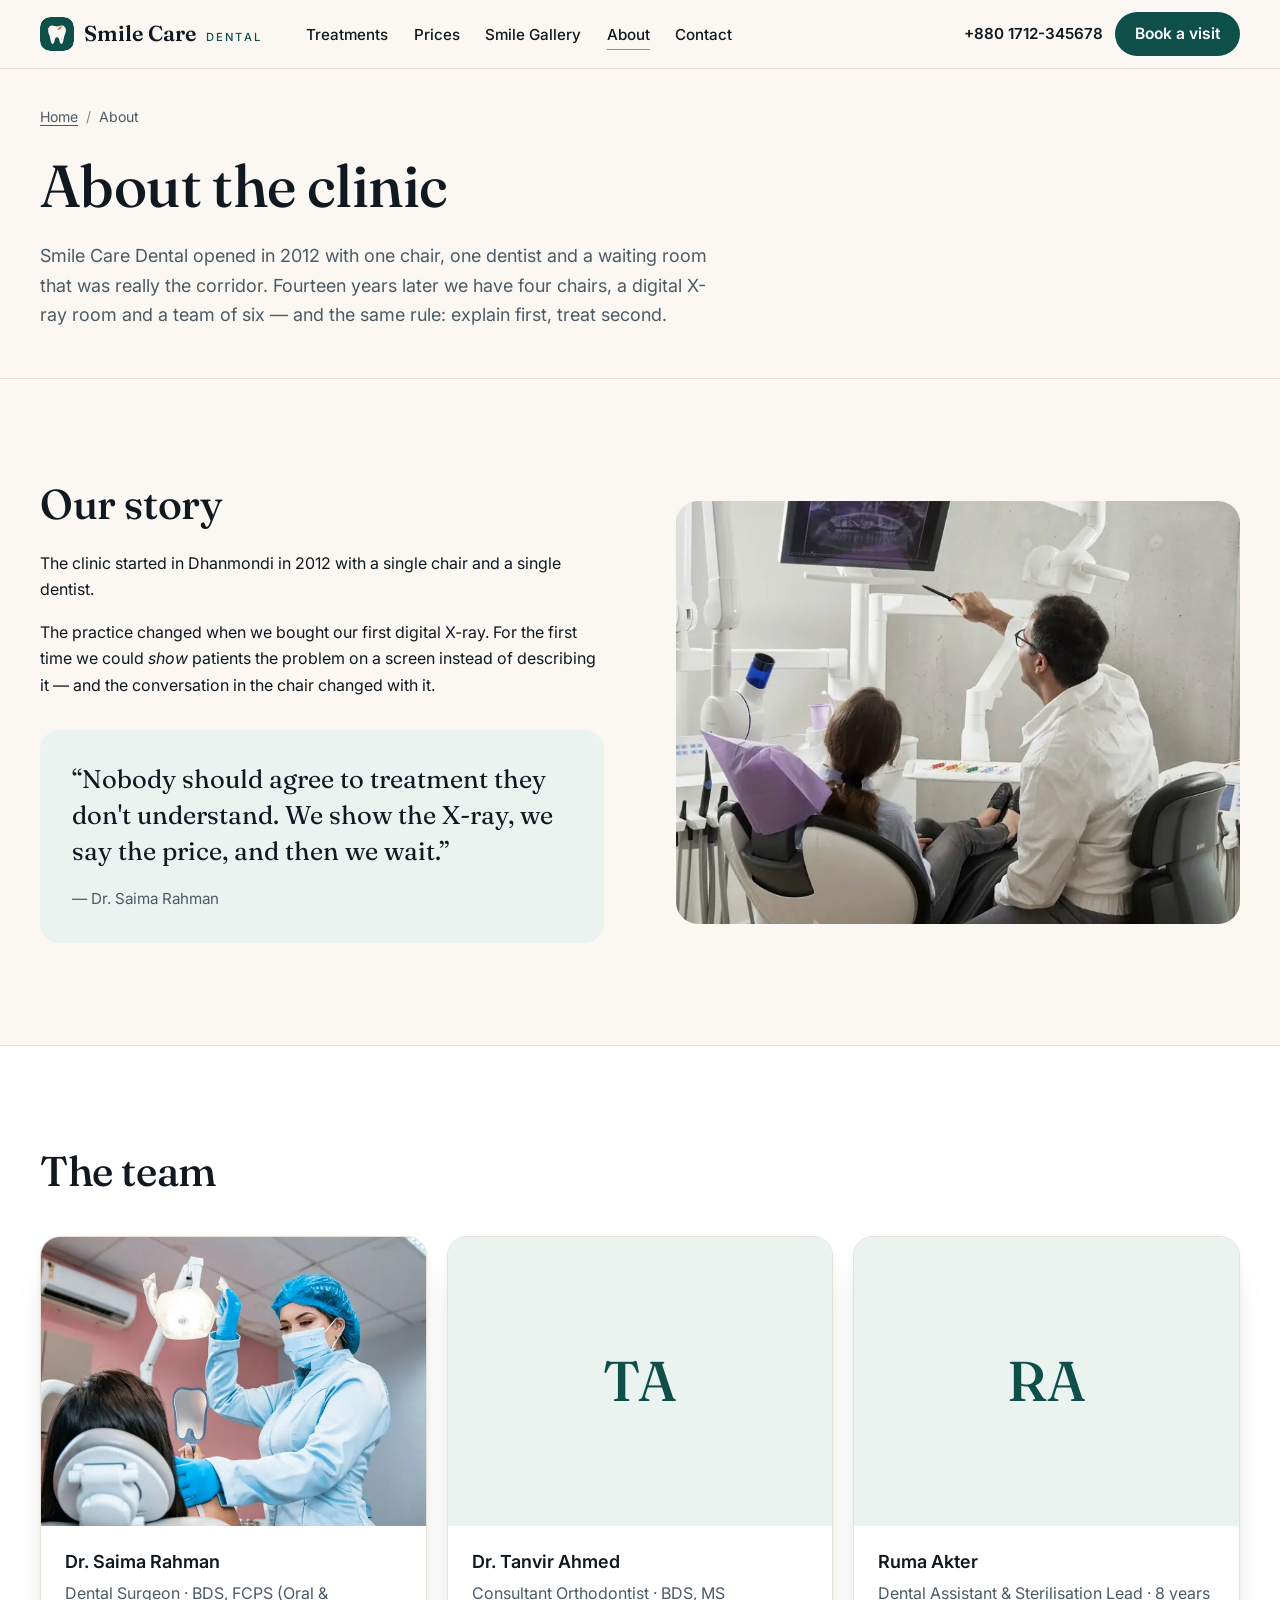
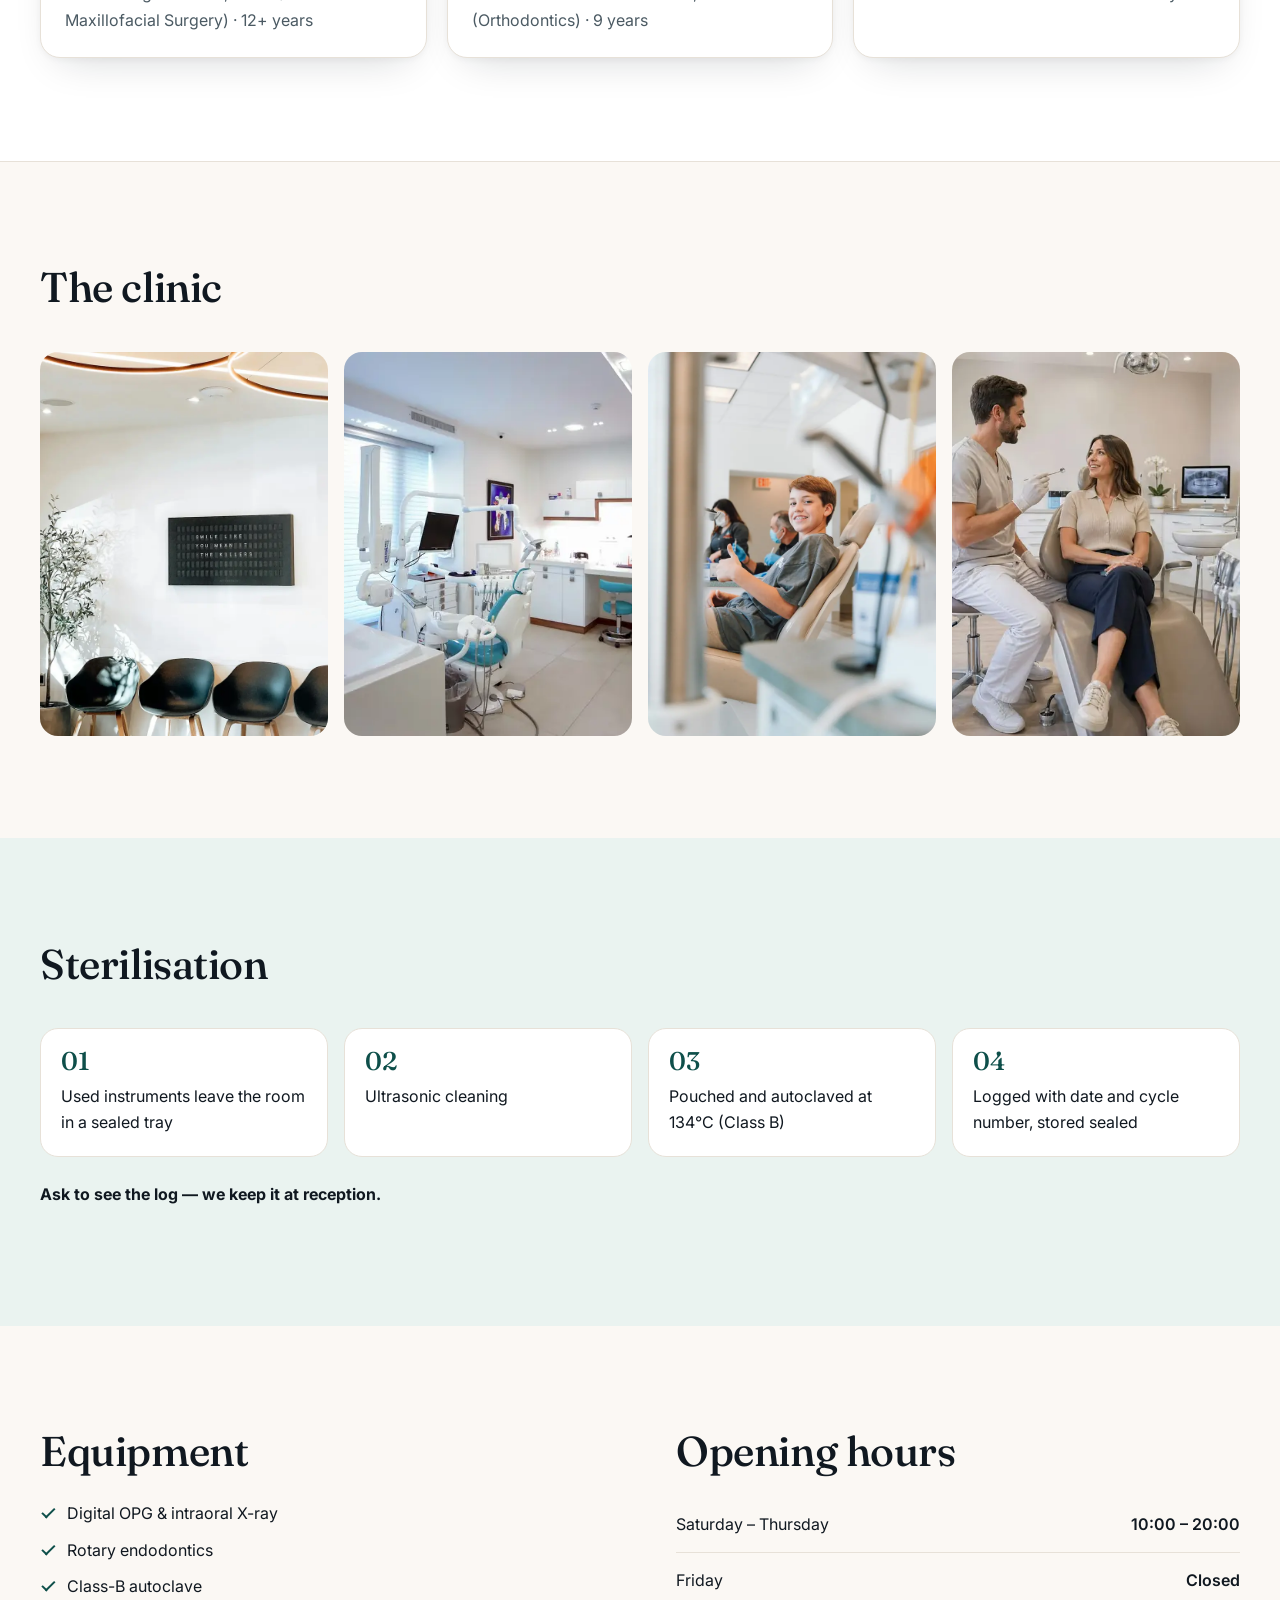
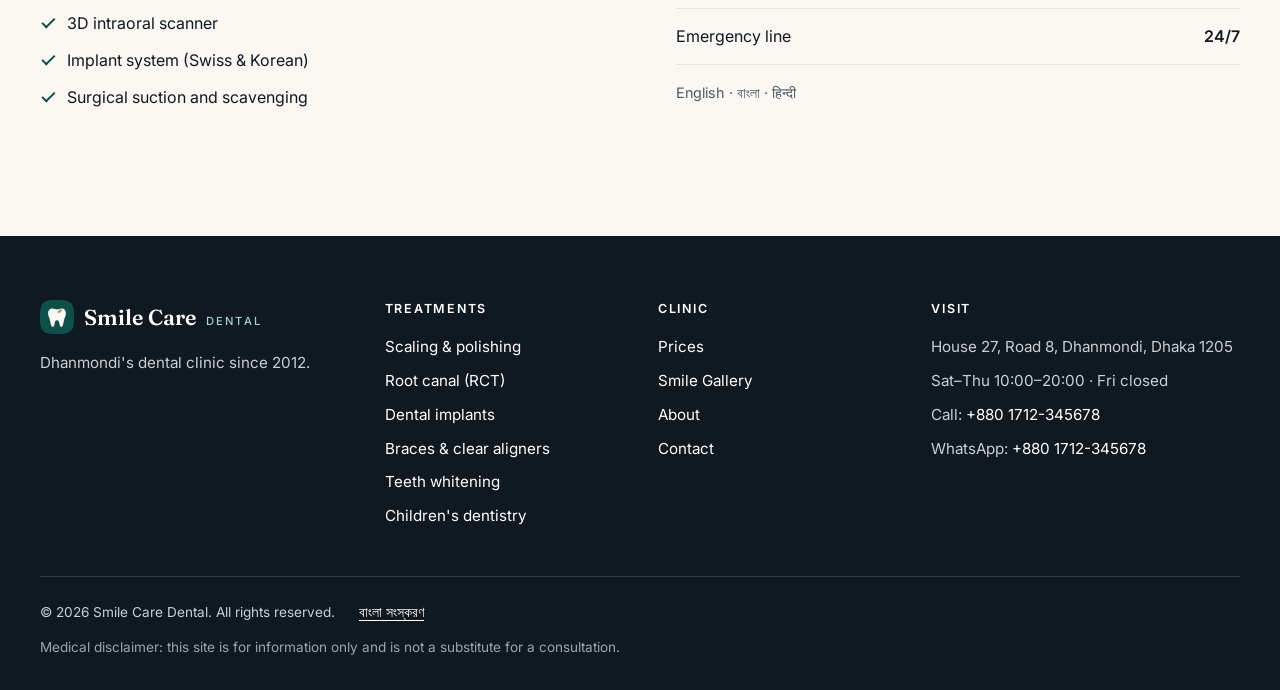
<file: en/about.html>
<!doctype html>
<html lang="en">
<head>
<meta charset="utf-8">
<meta name="viewport" content="width=device-width, initial-scale=1">
<title>About the clinic — Smile Care Dental, Dhanmondi</title>
<meta name="description" content="Smile Care Dental opened in 2012 with one chair and one dentist. Today: four chairs, a digital X-ray room, a team of six — and the same rule: explain first, treat second.">
<link rel="canonical" href="https://arif-next.github.io/dental-demo/en/about.html">
<link rel="alternate" hreflang="en" href="https://arif-next.github.io/dental-demo/en/about.html">
<link rel="alternate" hreflang="bn" href="https://arif-next.github.io/dental-demo/bn/about.html">
<link rel="alternate" hreflang="x-default" href="https://arif-next.github.io/dental-demo/en/about.html">
<link rel="icon" href="assets/img/favicon.svg" type="image/svg+xml">
<meta name="theme-color" content="#0E4F4A">
<meta property="og:type" content="website">
<meta property="og:site_name" content="Smile Care Dental">
<meta property="og:locale" content="en_GB">
<meta property="og:title" content="About the clinic — Smile Care Dental">
<meta property="og:description" content="Explain first, treat second. A Dhanmondi dental clinic since 2012.">
<meta property="og:url" content="https://arif-next.github.io/dental-demo/en/about.html">
<meta property="og:image" content="https://arif-next.github.io/dental-demo/en/assets/img/waiting-room.jpg">
<meta name="twitter:card" content="summary_large_image">
<link rel="preconnect" href="https://fonts.googleapis.com">
<link rel="preconnect" href="https://fonts.gstatic.com" crossorigin>
<link rel="stylesheet" href="https://fonts.googleapis.com/css2?family=Fraunces:opsz,wght@9..144,400;9..144,500;9..144,600&amp;family=Inter:wght@400;500;600&amp;display=swap">
<link rel="stylesheet" href="assets/css/style.css">
<script>document.documentElement.className='js'</script>
<script src="assets/js/main.js" defer></script>
<script type="application/ld+json">
{
  "@context": "https://schema.org",
  "@type": "BreadcrumbList",
  "itemListElement": [
    { "@type": "ListItem", "position": 1, "name": "Home", "item": "https://arif-next.github.io/dental-demo/en/" },
    { "@type": "ListItem", "position": 2, "name": "About the clinic", "item": "https://arif-next.github.io/dental-demo/en/about.html" }
  ]
}
</script>
</head>
<body>
<a class="skip" href="#main">Skip to content</a>
<header class="hdr">
  <div class="wrap">
    <a class="logo" href="index.html"><svg class="logo-mark" viewBox="0 0 40 40" aria-hidden="true"><rect width="40" height="40" rx="12" fill="#0E4F4A"/><path fill="#FBF8F4" d="M14.5 10c-3.2 0-5 2.5-5 5.5 0 2.4.9 4.1 1.6 6 .7 2 1 4.8 1.7 7.4.5 1.8 1.2 2.8 2.2 2.8 1.5 0 1.8-2 2.2-4 .4-1.9.7-3.8 2.8-3.8s2.4 1.9 2.8 3.8c.4 2 .7 4 2.2 4 1 0 1.7-1 2.2-2.8.7-2.6 1-5.4 1.7-7.4.7-1.9 1.6-3.6 1.6-6 0-3-1.8-5.5-5-5.5-2.2 0-3.4 1.2-5.5 1.2S16.7 10 14.5 10z"/><path fill="#B98953" d="M20.6 15.2c.5-2.7 2.5-4.3 5.3-4.3-.3 2.8-2.4 4.4-5.3 4.3z"/></svg><span class="logo-txt">Smile Care <em>Dental</em></span></a>
    <nav class="nav" aria-label="Main">
      <ul>
        <li><a href="treatments.html">Treatments</a></li>
        <li><a href="prices.html">Prices</a></li>
        <li><a href="smile-gallery.html">Smile Gallery</a></li>
        <li><a href="about.html" aria-current="page">About</a></li>
        <li><a href="contact.html">Contact</a></li>
      </ul>
    </nav>
    <a class="hdr-tel" href="tel:+8801712345678">+880 1712-345678</a>
    <a class="btn btn-p" href="contact.html">Book a visit</a>
    <button class="burger" type="button" aria-label="Open menu" aria-expanded="false" aria-controls="drawer"><svg class="i" viewBox="0 0 24 24" aria-hidden="true"><path d="M4 7h16M4 12h16M4 17h16"/></svg></button>
  </div>
</header>
<div class="scrim" aria-hidden="true"></div>
<div class="drawer" id="drawer" role="dialog" aria-modal="true" aria-label="Menu" aria-hidden="true" inert>
  <div class="drawer-top"><span class="logo"><svg class="logo-mark" viewBox="0 0 40 40" aria-hidden="true"><rect width="40" height="40" rx="12" fill="#0E4F4A"/><path fill="#FBF8F4" d="M14.5 10c-3.2 0-5 2.5-5 5.5 0 2.4.9 4.1 1.6 6 .7 2 1 4.8 1.7 7.4.5 1.8 1.2 2.8 2.2 2.8 1.5 0 1.8-2 2.2-4 .4-1.9.7-3.8 2.8-3.8s2.4 1.9 2.8 3.8c.4 2 .7 4 2.2 4 1 0 1.7-1 2.2-2.8.7-2.6 1-5.4 1.7-7.4.7-1.9 1.6-3.6 1.6-6 0-3-1.8-5.5-5-5.5-2.2 0-3.4 1.2-5.5 1.2S16.7 10 14.5 10z"/><path fill="#B98953" d="M20.6 15.2c.5-2.7 2.5-4.3 5.3-4.3-.3 2.8-2.4 4.4-5.3 4.3z"/></svg><span class="logo-txt">Smile Care <em>Dental</em></span></span><button class="burger drawer-x" type="button" aria-label="Close menu"><svg class="i" viewBox="0 0 24 24" aria-hidden="true"><path d="M6 6l12 12M18 6 6 18"/></svg></button></div>
  <nav aria-label="Mobile">
    <ul>
      <li><a href="treatments.html">Treatments</a></li>
      <li><a href="prices.html">Prices</a></li>
      <li><a href="smile-gallery.html">Smile Gallery</a></li>
      <li><a href="about.html" aria-current="page">About</a></li>
      <li><a href="contact.html">Contact</a></li>
    </ul>
  </nav>
  <a class="btn btn-p" href="contact.html">Book a visit</a>
  <a class="btn btn-o" href="https://wa.me/8801712345678">WhatsApp us</a>
  <p class="fine">Call <a href="tel:+8801712345678">+880 1712-345678</a><br>Sat–Thu 10:00–20:00 · Fri closed · emergency line answered 24/7</p>
</div>

<main id="main">
  <header class="phead">
    <div class="wrap">
      <nav class="crumbs" aria-label="Breadcrumb"><ol><li><a href="index.html">Home</a></li><li aria-current="page">About</li></ol></nav>
      <h1>About the clinic</h1>
      <p class="lead">Smile Care Dental opened in 2012 with one chair, one dentist and a waiting room that was really the corridor. Fourteen years later we have four chairs, a digital X-ray room and a team of six — and the same rule: explain first, treat second.</p>
    </div>
  </header>

  <section class="sec" aria-labelledby="story-h">
    <div class="wrap split">
      <div class="reveal">
        <h2 id="story-h">Our story</h2>
        <p>The clinic started in Dhanmondi in 2012 with a single chair and a single dentist.</p>
        <p>The practice changed when we bought our first digital X-ray. For the first time we could <em>show</em> patients the problem on a screen instead of describing it — and the conversation in the chair changed with it.</p>
        <figure class="pull">
          <blockquote>“Nobody should agree to treatment they don't understand. We show the X-ray, we say the price, and then we wait.”</blockquote>
          <figcaption>— Dr. Saima Rahman</figcaption>
        </figure>
      </div>
      <img src="assets/img/xray-consult-1200.webp" srcset="assets/img/xray-consult-800.webp 800w, assets/img/xray-consult-1200.webp 1200w" sizes="(min-width: 1024px) 600px, 100vw" width="1200" height="900" class="ph reveal" loading="lazy" alt="Dentist pointing at a panoramic X-ray on a screen while a patient in the chair looks on">
    </div>
  </section>

  <section class="sec sec-white" aria-labelledby="team-h">
    <div class="wrap">
      <div class="head reveal"><h2 id="team-h">The team</h2></div>
      <div class="grid g3 team">
        <article class="card reveal">
          <img src="assets/img/doctor-saima-1200.webp" srcset="assets/img/doctor-saima-800.webp 800w, assets/img/doctor-saima-1200.webp 1200w" sizes="(min-width: 1024px) 400px, (min-width: 768px) 50vw, 100vw" width="1200" height="800" loading="lazy" alt="Female dentist in a blue cap, mask and gloves adjusting the dental light over a patient">
          <div class="body"><h3>Dr. Saima Rahman</h3><p>Dental Surgeon · BDS, FCPS (Oral &amp; Maxillofacial Surgery) · 12+ years</p></div>
        </article>
        <article class="card reveal">
          <div class="avatar" aria-hidden="true">TA</div>
          <div class="body"><h3>Dr. Tanvir Ahmed</h3><p>Consultant Orthodontist · BDS, MS (Orthodontics) · 9 years</p></div>
        </article>
        <article class="card reveal">
          <div class="avatar" aria-hidden="true">RA</div>
          <div class="body"><h3>Ruma Akter</h3><p>Dental Assistant &amp; Sterilisation Lead · 8 years</p></div>
        </article>
      </div>
    </div>
  </section>

  <section class="sec" aria-labelledby="clinic-h">
    <div class="wrap">
      <div class="head reveal"><h2 id="clinic-h">The clinic</h2></div>
      <div class="photos">
        <img src="assets/img/waiting-room-1200.webp" srcset="assets/img/waiting-room-800.webp 800w, assets/img/waiting-room-1200.webp 1200w" sizes="(min-width: 1024px) 300px, (min-width: 480px) 50vw, 100vw" width="1200" height="1404" class="reveal" loading="lazy" alt="Bright waiting area with black chairs, an olive tree and a letter board reading “Smile like you mean it”">
        <img src="assets/img/clinic-room-1200.webp" srcset="assets/img/clinic-room-800.webp 800w, assets/img/clinic-room-1200.webp 1200w" sizes="(min-width: 1024px) 300px, (min-width: 480px) 50vw, 100vw" width="1200" height="802" class="reveal" loading="lazy" alt="White treatment room with a teal patient chair, X-ray arm and window blinds">
        <img src="assets/img/clinic-corridor-1280.webp" srcset="assets/img/clinic-corridor-800.webp 800w, assets/img/clinic-corridor-1280.webp 1280w" sizes="(min-width: 1024px) 300px, (min-width: 480px) 50vw, 100vw" width="1280" height="1600" class="reveal" loading="lazy" alt="Open-plan treatment area with a smiling teenage patient in the chair and staff working behind">
        <img src="assets/img/consultation-1200.webp" srcset="assets/img/consultation-800.webp 800w, assets/img/consultation-1200.webp 1200w" sizes="(min-width: 1024px) 300px, (min-width: 480px) 50vw, 100vw" width="1200" height="900" class="reveal" loading="lazy" alt="Dentist talking with a smiling patient in the dental chair, an X-ray on the monitor behind">
      </div>
    </div>
  </section>

  <section class="sec sec-tint" aria-labelledby="steri-h">
    <div class="wrap">
      <div class="head reveal"><h2 id="steri-h">Sterilisation</h2></div>
      <ol class="flow">
        <li class="reveal">Used instruments leave the room in a sealed tray</li>
        <li class="reveal">Ultrasonic cleaning</li>
        <li class="reveal">Pouched and autoclaved at 134°C (Class B)</li>
        <li class="reveal">Logged with date and cycle number, stored sealed</li>
      </ol>
      <p class="reveal"><strong>Ask to see the log — we keep it at reception.</strong></p>
    </div>
  </section>

  <section class="sec" aria-label="Equipment and opening hours">
    <div class="wrap split" style="align-items:start">
      <div class="reveal">
        <h2>Equipment</h2>
        <ul class="ticks">
          <li>Digital OPG &amp; intraoral X-ray</li>
          <li>Rotary endodontics</li>
          <li>Class-B autoclave</li>
          <li>3D intraoral scanner</li>
          <li>Implant system (Swiss &amp; Korean)</li>
          <li>Surgical suction and scavenging</li>
        </ul>
      </div>
      <div class="reveal">
        <h2>Opening hours</h2>
        <table class="hours">
          <tbody>
            <tr><th scope="row">Saturday – Thursday</th><td>10:00 – 20:00</td></tr>
            <tr><th scope="row">Friday</th><td>Closed</td></tr>
            <tr><th scope="row">Emergency line</th><td>24/7</td></tr>
          </tbody>
        </table>
        <p class="fine" style="margin-top:1rem">English · বাংলা · हिन्दी</p>
      </div>
    </div>
  </section>
</main>

<footer class="ftr">
  <div class="wrap">
    <div class="fgrid">
      <div><a class="logo" href="index.html"><svg class="logo-mark" viewBox="0 0 40 40" aria-hidden="true"><rect width="40" height="40" rx="12" fill="#0E4F4A"/><path fill="#FBF8F4" d="M14.5 10c-3.2 0-5 2.5-5 5.5 0 2.4.9 4.1 1.6 6 .7 2 1 4.8 1.7 7.4.5 1.8 1.2 2.8 2.2 2.8 1.5 0 1.8-2 2.2-4 .4-1.9.7-3.8 2.8-3.8s2.4 1.9 2.8 3.8c.4 2 .7 4 2.2 4 1 0 1.7-1 2.2-2.8.7-2.6 1-5.4 1.7-7.4.7-1.9 1.6-3.6 1.6-6 0-3-1.8-5.5-5-5.5-2.2 0-3.4 1.2-5.5 1.2S16.7 10 14.5 10z"/><path fill="#B98953" d="M20.6 15.2c.5-2.7 2.5-4.3 5.3-4.3-.3 2.8-2.4 4.4-5.3 4.3z"/></svg><span class="logo-txt">Smile Care <em>Dental</em></span></a><p>Dhanmondi's dental clinic since 2012.</p></div>
      <nav aria-label="Treatments"><h2>Treatments</h2><ul>
        <li><a href="treatments.html#scaling">Scaling &amp; polishing</a></li>
        <li><a href="treatments.html#root-canal">Root canal (RCT)</a></li>
        <li><a href="treatments.html#implants">Dental implants</a></li>
        <li><a href="treatments.html#braces">Braces &amp; clear aligners</a></li>
        <li><a href="treatments.html#whitening">Teeth whitening</a></li>
        <li><a href="treatments.html#children">Children's dentistry</a></li>
      </ul></nav>
      <nav aria-label="Clinic"><h2>Clinic</h2><ul>
        <li><a href="prices.html">Prices</a></li>
        <li><a href="smile-gallery.html">Smile Gallery</a></li>
        <li><a href="about.html">About</a></li>
        <li><a href="contact.html">Contact</a></li>
      </ul></nav>
      <div><h2>Visit</h2><ul>
        <li>House 27, Road 8, Dhanmondi, Dhaka 1205</li>
        <li>Sat–Thu 10:00–20:00 · Fri closed</li>
        <li>Call: <a href="tel:+8801712345678">+880 1712-345678</a></li>
        <li>WhatsApp: <a href="https://wa.me/8801712345678">+880 1712-345678</a></li>
      </ul></div>
    </div>
    <div class="fbot">
      <p>© 2026 Smile Care Dental. All rights reserved.</p>
      <p><a href="../bn/about.html" lang="bn" hreflang="bn">বাংলা সংস্করণ</a></p>
      <p class="disc">Medical disclaimer: this site is for information only and is not a substitute for a consultation.</p>
    </div>
  </div>
</footer>
<nav class="mbar" aria-label="Quick actions">
  <a href="tel:+8801712345678"><svg class="i" viewBox="0 0 24 24" aria-hidden="true"><path d="M5 4h4l2 5-2.5 1.5a11 11 0 0 0 5 5L15 13l5 2v4a2 2 0 0 1-2 2A16 16 0 0 1 3 6a2 2 0 0 1 2-2"/></svg>Call</a>
  <a href="https://wa.me/8801712345678"><svg class="i" viewBox="0 0 24 24" aria-hidden="true"><path d="M3 21l1.7-4.6A8.5 8.5 0 1 1 8 19.6z"/></svg>WhatsApp</a>
  <a class="book" href="contact.html"><svg class="i" viewBox="0 0 24 24" aria-hidden="true"><rect x="3" y="5" width="18" height="16" rx="2"/><path d="M16 3v4M8 3v4M3 10h18"/></svg>Book</a>
</nav>
</body>
</html>
</file>
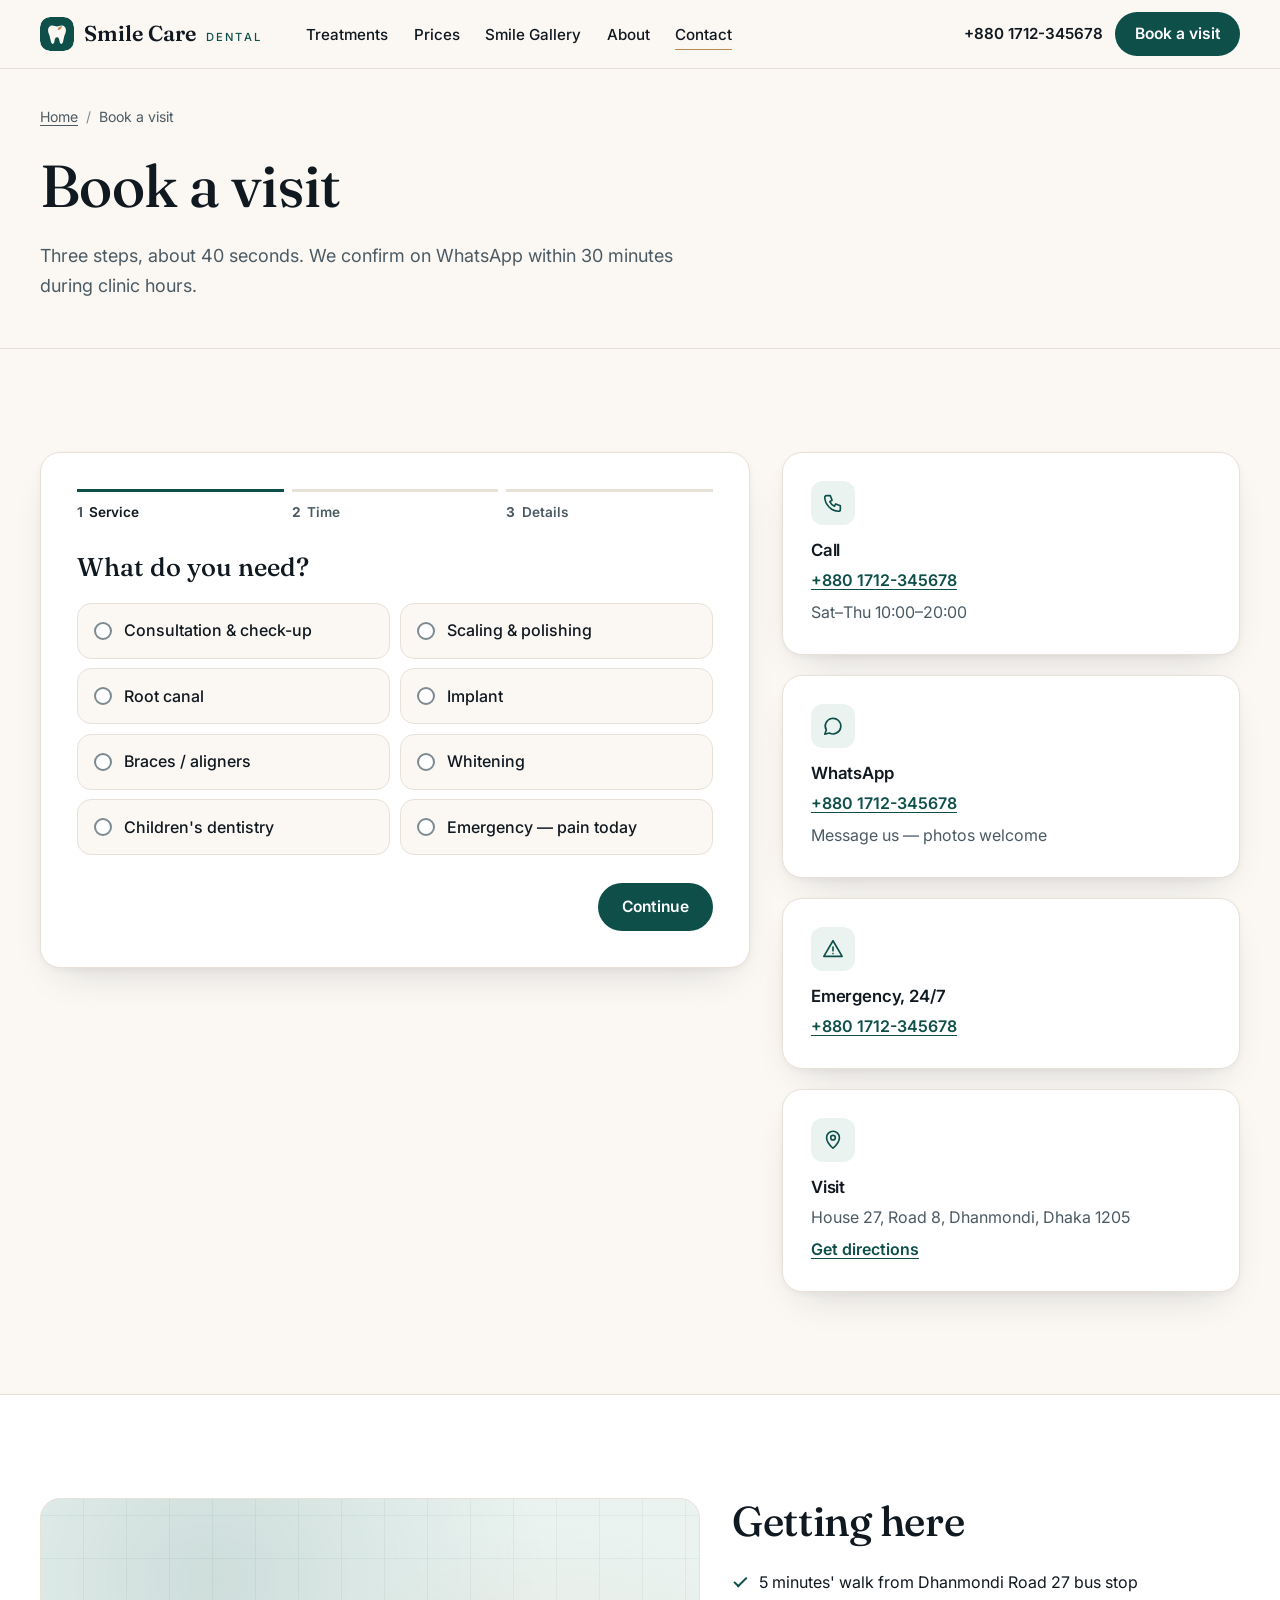
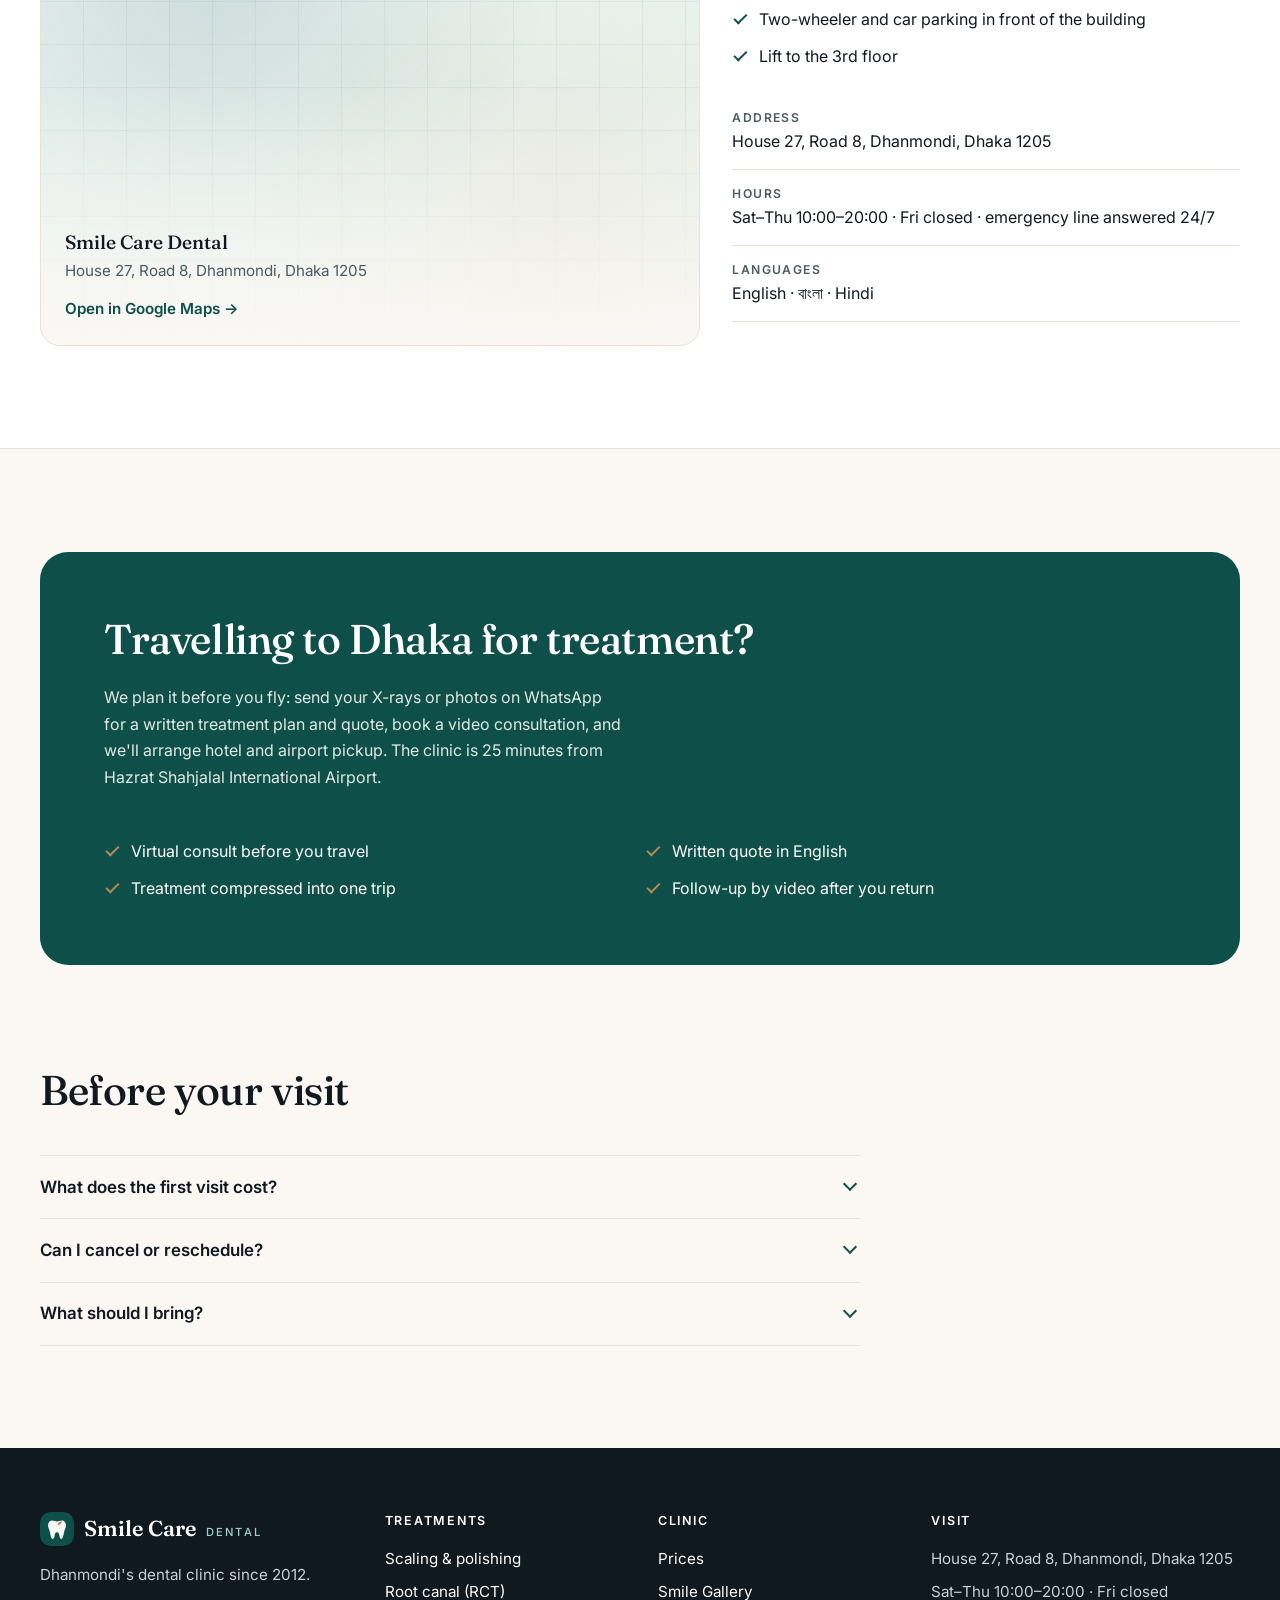
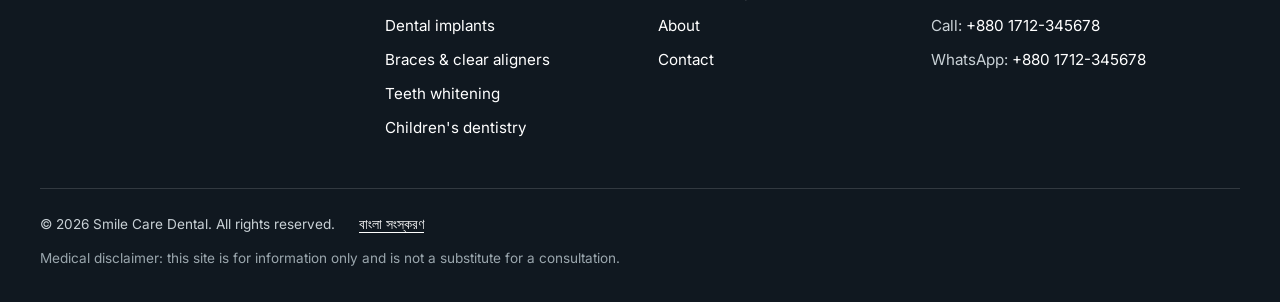
<file: en/contact.html>
<!doctype html>
<html lang="en">
<head>
<meta charset="utf-8">
<meta name="viewport" content="width=device-width, initial-scale=1">
<title>Book a visit — Smile Care Dental, Dhanmondi</title>
<meta name="description" content="Three steps, about 40 seconds. We confirm on WhatsApp within 30 minutes during clinic hours. House 27, Road 8, Dhanmondi, Dhaka 1205.">
<link rel="canonical" href="https://arif-next.github.io/dental-demo/en/contact.html">
<link rel="alternate" hreflang="en" href="https://arif-next.github.io/dental-demo/en/contact.html">
<link rel="alternate" hreflang="bn" href="https://arif-next.github.io/dental-demo/bn/contact.html">
<link rel="alternate" hreflang="x-default" href="https://arif-next.github.io/dental-demo/en/contact.html">
<link rel="icon" href="assets/img/favicon.svg" type="image/svg+xml">
<meta name="theme-color" content="#0E4F4A">
<meta property="og:type" content="website">
<meta property="og:site_name" content="Smile Care Dental">
<meta property="og:locale" content="en_GB">
<meta property="og:title" content="Book a visit — Smile Care Dental">
<meta property="og:description" content="Three steps, about 40 seconds. We confirm on WhatsApp within 30 minutes during clinic hours.">
<meta property="og:url" content="https://arif-next.github.io/dental-demo/en/contact.html">
<meta property="og:image" content="https://arif-next.github.io/dental-demo/en/assets/img/consultation.jpg">
<meta name="twitter:card" content="summary_large_image">
<link rel="preconnect" href="https://fonts.googleapis.com">
<link rel="preconnect" href="https://fonts.gstatic.com" crossorigin>
<link rel="stylesheet" href="https://fonts.googleapis.com/css2?family=Fraunces:opsz,wght@9..144,400;9..144,500;9..144,600&amp;family=Inter:wght@400;500;600&amp;display=swap">
<link rel="stylesheet" href="assets/css/style.css">
<script>document.documentElement.className='js'</script>
<script src="assets/js/main.js" defer></script>
<script type="application/ld+json">
{
  "@context": "https://schema.org",
  "@graph": [
    {
      "@type": "BreadcrumbList",
      "itemListElement": [
        { "@type": "ListItem", "position": 1, "name": "Home", "item": "https://arif-next.github.io/dental-demo/en/" },
        { "@type": "ListItem", "position": 2, "name": "Book a visit", "item": "https://arif-next.github.io/dental-demo/en/contact.html" }
      ]
    },
    {
      "@type": "FAQPage",
      "mainEntity": [
        { "@type": "Question", "name": "What does the first visit cost?", "acceptedAnswer": { "@type": "Answer", "text": "৳500 for a consultation and digital X-ray. If you start treatment the same day, that ৳500 comes off your bill." } },
        { "@type": "Question", "name": "Can I cancel or reschedule?", "acceptedAnswer": { "@type": "Answer", "text": "Free to reschedule up to 4 hours before your slot." } },
        { "@type": "Question", "name": "What should I bring?", "acceptedAnswer": { "@type": "Answer", "text": "Any previous X-rays, a list of medicines you take, and your BP/diabetes status." } }
      ]
    }
  ]
}
</script>
</head>
<body>
<a class="skip" href="#main">Skip to content</a>
<header class="hdr">
  <div class="wrap">
    <a class="logo" href="index.html"><svg class="logo-mark" viewBox="0 0 40 40" aria-hidden="true"><rect width="40" height="40" rx="12" fill="#0E4F4A"/><path fill="#FBF8F4" d="M14.5 10c-3.2 0-5 2.5-5 5.5 0 2.4.9 4.1 1.6 6 .7 2 1 4.8 1.7 7.4.5 1.8 1.2 2.8 2.2 2.8 1.5 0 1.8-2 2.2-4 .4-1.9.7-3.8 2.8-3.8s2.4 1.9 2.8 3.8c.4 2 .7 4 2.2 4 1 0 1.7-1 2.2-2.8.7-2.6 1-5.4 1.7-7.4.7-1.9 1.6-3.6 1.6-6 0-3-1.8-5.5-5-5.5-2.2 0-3.4 1.2-5.5 1.2S16.7 10 14.5 10z"/><path fill="#B98953" d="M20.6 15.2c.5-2.7 2.5-4.3 5.3-4.3-.3 2.8-2.4 4.4-5.3 4.3z"/></svg><span class="logo-txt">Smile Care <em>Dental</em></span></a>
    <nav class="nav" aria-label="Main">
      <ul>
        <li><a href="treatments.html">Treatments</a></li>
        <li><a href="prices.html">Prices</a></li>
        <li><a href="smile-gallery.html">Smile Gallery</a></li>
        <li><a href="about.html">About</a></li>
        <li><a href="contact.html" aria-current="page">Contact</a></li>
      </ul>
    </nav>
    <a class="hdr-tel" href="tel:+8801712345678">+880 1712-345678</a>
    <a class="btn btn-p" href="contact.html">Book a visit</a>
    <button class="burger" type="button" aria-label="Open menu" aria-expanded="false" aria-controls="drawer"><svg class="i" viewBox="0 0 24 24" aria-hidden="true"><path d="M4 7h16M4 12h16M4 17h16"/></svg></button>
  </div>
</header>
<div class="scrim" aria-hidden="true"></div>
<div class="drawer" id="drawer" role="dialog" aria-modal="true" aria-label="Menu" aria-hidden="true" inert>
  <div class="drawer-top"><span class="logo"><svg class="logo-mark" viewBox="0 0 40 40" aria-hidden="true"><rect width="40" height="40" rx="12" fill="#0E4F4A"/><path fill="#FBF8F4" d="M14.5 10c-3.2 0-5 2.5-5 5.5 0 2.4.9 4.1 1.6 6 .7 2 1 4.8 1.7 7.4.5 1.8 1.2 2.8 2.2 2.8 1.5 0 1.8-2 2.2-4 .4-1.9.7-3.8 2.8-3.8s2.4 1.9 2.8 3.8c.4 2 .7 4 2.2 4 1 0 1.7-1 2.2-2.8.7-2.6 1-5.4 1.7-7.4.7-1.9 1.6-3.6 1.6-6 0-3-1.8-5.5-5-5.5-2.2 0-3.4 1.2-5.5 1.2S16.7 10 14.5 10z"/><path fill="#B98953" d="M20.6 15.2c.5-2.7 2.5-4.3 5.3-4.3-.3 2.8-2.4 4.4-5.3 4.3z"/></svg><span class="logo-txt">Smile Care <em>Dental</em></span></span><button class="burger drawer-x" type="button" aria-label="Close menu"><svg class="i" viewBox="0 0 24 24" aria-hidden="true"><path d="M6 6l12 12M18 6 6 18"/></svg></button></div>
  <nav aria-label="Mobile">
    <ul>
      <li><a href="treatments.html">Treatments</a></li>
      <li><a href="prices.html">Prices</a></li>
      <li><a href="smile-gallery.html">Smile Gallery</a></li>
      <li><a href="about.html">About</a></li>
      <li><a href="contact.html" aria-current="page">Contact</a></li>
    </ul>
  </nav>
  <a class="btn btn-p" href="contact.html">Book a visit</a>
  <a class="btn btn-o" href="https://wa.me/8801712345678">WhatsApp us</a>
  <p class="fine">Call <a href="tel:+8801712345678">+880 1712-345678</a><br>Sat–Thu 10:00–20:00 · Fri closed · emergency line answered 24/7</p>
</div>

<main id="main">
  <header class="phead">
    <div class="wrap">
      <nav class="crumbs" aria-label="Breadcrumb"><ol><li><a href="index.html">Home</a></li><li aria-current="page">Book a visit</li></ol></nav>
      <h1>Book a visit</h1>
      <p class="lead">Three steps, about 40 seconds. We confirm on WhatsApp within 30 minutes during clinic hours.</p>
    </div>
  </header>

  <section class="sec" aria-label="Booking">
    <div class="wrap book">
      <div>
        <!-- No backend: the form builds a wa.me link and the WhatsApp hand-off is the delivery mechanism (see main.js). -->
        <form id="booking" class="form" novalidate aria-label="Booking request">
          <ol class="prog" aria-label="Booking progress">
            <li aria-current="step"><b>1</b> Service</li>
            <li><b>2</b> Time</li>
            <li><b>3</b> Details</li>
          </ol>

          <fieldset class="step" id="s1" tabindex="-1" aria-describedby="e-service">
            <legend>What do you need?</legend>
            <div class="opts">
              <div class="opt"><input type="radio" id="sv1" name="service" value="Consultation &amp; check-up"><label for="sv1">Consultation &amp; check-up</label></div>
              <div class="opt"><input type="radio" id="sv2" name="service" value="Scaling &amp; polishing"><label for="sv2">Scaling &amp; polishing</label></div>
              <div class="opt"><input type="radio" id="sv3" name="service" value="Root canal"><label for="sv3">Root canal</label></div>
              <div class="opt"><input type="radio" id="sv4" name="service" value="Implant"><label for="sv4">Implant</label></div>
              <div class="opt"><input type="radio" id="sv5" name="service" value="Braces / aligners"><label for="sv5">Braces / aligners</label></div>
              <div class="opt"><input type="radio" id="sv6" name="service" value="Whitening"><label for="sv6">Whitening</label></div>
              <div class="opt"><input type="radio" id="sv7" name="service" value="Children's dentistry"><label for="sv7">Children's dentistry</label></div>
              <div class="opt"><input type="radio" id="sv8" name="service" value="Emergency — pain today"><label for="sv8">Emergency — pain today</label></div>
            </div>
            <p class="err" id="e-service" aria-live="polite"></p>
            <div class="fnav"><button type="button" class="btn btn-p" data-go="1">Continue</button></div>
          </fieldset>

          <fieldset class="step" id="s2" tabindex="-1">
            <legend>When suits you?</legend>
            <div class="fld">
              <label for="f-date">Preferred date</label>
              <input type="date" id="f-date" name="date" aria-describedby="e-date d-note">
              <p class="err" id="e-date" aria-live="polite"></p>
            </div>
            <fieldset aria-describedby="e-time">
              <legend>Preferred time</legend>
              <div class="opts three">
                <div class="opt"><input type="radio" id="tm1" name="time" value="Morning (10:00–13:00)"><label for="tm1">Morning (10:00–13:00)</label></div>
                <div class="opt"><input type="radio" id="tm2" name="time" value="Afternoon (13:00–17:00)"><label for="tm2">Afternoon (13:00–17:00)</label></div>
                <div class="opt"><input type="radio" id="tm3" name="time" value="Evening (17:00–20:00)"><label for="tm3">Evening (17:00–20:00)</label></div>
              </div>
              <p class="err" id="e-time" aria-live="polite"></p>
            </fieldset>
            <p class="hint" id="d-note">Friday is closed. Emergency requests are handled by phone.</p>
            <div class="fnav"><button type="button" class="btn btn-o" data-go="0">Back</button><button type="button" class="btn btn-p" data-go="2">Continue</button></div>
          </fieldset>

          <fieldset class="step" id="s3" tabindex="-1">
            <legend>Your details</legend>
            <div class="fld">
              <label for="f-name">Name</label>
              <input type="text" id="f-name" name="name" autocomplete="name" aria-describedby="e-name">
              <p class="err" id="e-name" aria-live="polite"></p>
            </div>
            <div class="fld">
              <label for="f-phone">Mobile</label>
              <input type="tel" id="f-phone" name="phone" autocomplete="tel" inputmode="tel" aria-describedby="h-phone e-phone">
              <p class="hint" id="h-phone">01… or +8801… (Bangla digits are fine)</p>
              <p class="err" id="e-phone" aria-live="polite"></p>
            </div>
            <div class="fld">
              <label for="f-notes">Notes <span class="opt-l">(optional)</span></label>
              <textarea id="f-notes" name="notes" rows="3" placeholder="Anything we should know? Pain, anxiety, previous treatment"></textarea>
            </div>
            <div class="fnav"><button type="button" class="btn btn-o" data-go="1">Back</button><button type="submit" class="btn btn-p">Send booking request</button></div>
          </fieldset>
          <noscript><p class="fine">Prefer to call? <a href="tel:+8801712345678">+880 1712-345678</a></p></noscript>
        </form>

        <div id="booked" class="form done" hidden>
          <h2 tabindex="-1">Request ready — one more tap.</h2>
          <p>We've prepared your booking message. Send it on WhatsApp and we'll confirm your slot.</p>
          <dl class="facts" id="summary" aria-label="Your request"></dl>
          <a id="wa-send" class="btn btn-p" href="https://wa.me/8801712345678" target="_blank" rel="noopener">Send on WhatsApp</a>
          <p class="fine">Prefer to call? <a href="tel:+8801712345678">+880 1712-345678</a></p>
          <button type="button" class="linkbtn" id="edit">Edit request</button>
        </div>
      </div>

      <aside class="grid" aria-label="Other ways to reach us">
        <div class="card ccard">
          <span class="ico"><svg class="i" viewBox="0 0 24 24" aria-hidden="true"><path d="M5 4h4l2 5-2.5 1.5a11 11 0 0 0 5 5L15 13l5 2v4a2 2 0 0 1-2 2A16 16 0 0 1 3 6a2 2 0 0 1 2-2"/></svg></span>
          <h2>Call</h2><a href="tel:+8801712345678">+880 1712-345678</a><p>Sat–Thu 10:00–20:00</p>
        </div>
        <div class="card ccard">
          <span class="ico"><svg class="i" viewBox="0 0 24 24" aria-hidden="true"><path d="M3 21l1.7-4.6A8.5 8.5 0 1 1 8 19.6z"/></svg></span>
          <h2>WhatsApp</h2><a href="https://wa.me/8801712345678">+880 1712-345678</a><p>Message us — photos welcome</p>
        </div>
        <div class="card ccard">
          <span class="ico"><svg class="i" viewBox="0 0 24 24" aria-hidden="true"><path d="M12 3 2 20h20z"/><path d="M12 10v4M12 17h.01"/></svg></span>
          <h2>Emergency, 24/7</h2><a href="tel:+8801712345678">+880 1712-345678</a>
        </div>
        <div class="card ccard">
          <span class="ico"><svg class="i" viewBox="0 0 24 24" aria-hidden="true"><path d="M12 21s7-6.2 7-11.5a7 7 0 1 0-14 0C5 14.8 12 21 12 21z"/><circle cx="12" cy="9.5" r="2.5"/></svg></span>
          <h2>Visit</h2><p>House 27, Road 8, Dhanmondi, Dhaka 1205</p>
          <a href="https://www.google.com/maps/dir/?api=1&amp;destination=House+27,+Road+8,+Dhanmondi,+Dhaka+1205" target="_blank" rel="noopener">Get directions</a>
        </div>
      </aside>
    </div>
  </section>

  <section class="sec sec-white" id="directions" aria-labelledby="dir-h">
    <div class="wrap contact">
      <a class="map reveal" href="https://www.google.com/maps/search/?api=1&amp;query=House+27%2C+Road+8%2C+Dhanmondi%2C+Dhaka+1205" target="_blank" rel="noopener"><span class="map-body"><b>Smile Care Dental</b><span>House 27, Road 8, Dhanmondi, Dhaka 1205</span><span class="map-cta">Open in Google Maps →</span></span></a>
      <div class="reveal">
        <h2 id="dir-h">Getting here</h2>
        <ul class="ticks">
          <li>5 minutes' walk from Dhanmondi Road 27 bus stop</li>
          <li>Two-wheeler and car parking in front of the building</li>
          <li>Lift to the 3rd floor</li>
        </ul>
        <ul class="info">
          <li><strong>Address</strong>House 27, Road 8, Dhanmondi, Dhaka 1205</li>
          <li><strong>Hours</strong>Sat–Thu 10:00–20:00 · Fri closed · emergency line answered 24/7</li>
          <li><strong>Languages</strong>English · বাংলা · Hindi</li>
        </ul>
      </div>
    </div>
  </section>

  <section class="sec" aria-labelledby="intl-h">
    <div class="wrap">
      <div class="band reveal">
        <div>
          <h2 id="intl-h">Travelling to Dhaka for treatment?</h2>
          <p>We plan it before you fly: send your X-rays or photos on WhatsApp for a written treatment plan and quote, book a video consultation, and we'll arrange hotel and airport pickup. The clinic is 25 minutes from Hazrat Shahjalal International Airport.</p>
        </div>
        <ul class="ticks two" style="margin:0">
          <li>Virtual consult before you travel</li>
          <li>Written quote in English</li>
          <li>Treatment compressed into one trip</li>
          <li>Follow-up by video after you return</li>
        </ul>
      </div>
    </div>
  </section>

  <section class="sec" aria-labelledby="faq-h" style="padding-top:0">
    <div class="wrap">
      <div class="head reveal"><h2 id="faq-h">Before your visit</h2></div>
      <div class="acc reveal">
        <div class="acc-item"><h3><button type="button" id="fq1" aria-expanded="false" aria-controls="fa1">What does the first visit cost?</button></h3><div class="acc-panel" id="fa1" role="region" aria-labelledby="fq1"><p>৳500 for a consultation and digital X-ray. If you start treatment the same day, that ৳500 comes off your bill.</p></div></div>
        <div class="acc-item"><h3><button type="button" id="fq2" aria-expanded="false" aria-controls="fa2">Can I cancel or reschedule?</button></h3><div class="acc-panel" id="fa2" role="region" aria-labelledby="fq2"><p>Free to reschedule up to 4 hours before your slot.</p></div></div>
        <div class="acc-item"><h3><button type="button" id="fq3" aria-expanded="false" aria-controls="fa3">What should I bring?</button></h3><div class="acc-panel" id="fa3" role="region" aria-labelledby="fq3"><p>Any previous X-rays, a list of medicines you take, and your BP/diabetes status.</p></div></div>
      </div>
    </div>
  </section>
</main>

<footer class="ftr">
  <div class="wrap">
    <div class="fgrid">
      <div><a class="logo" href="index.html"><svg class="logo-mark" viewBox="0 0 40 40" aria-hidden="true"><rect width="40" height="40" rx="12" fill="#0E4F4A"/><path fill="#FBF8F4" d="M14.5 10c-3.2 0-5 2.5-5 5.5 0 2.4.9 4.1 1.6 6 .7 2 1 4.8 1.7 7.4.5 1.8 1.2 2.8 2.2 2.8 1.5 0 1.8-2 2.2-4 .4-1.9.7-3.8 2.8-3.8s2.4 1.9 2.8 3.8c.4 2 .7 4 2.2 4 1 0 1.7-1 2.2-2.8.7-2.6 1-5.4 1.7-7.4.7-1.9 1.6-3.6 1.6-6 0-3-1.8-5.5-5-5.5-2.2 0-3.4 1.2-5.5 1.2S16.7 10 14.5 10z"/><path fill="#B98953" d="M20.6 15.2c.5-2.7 2.5-4.3 5.3-4.3-.3 2.8-2.4 4.4-5.3 4.3z"/></svg><span class="logo-txt">Smile Care <em>Dental</em></span></a><p>Dhanmondi's dental clinic since 2012.</p></div>
      <nav aria-label="Treatments"><h2>Treatments</h2><ul>
        <li><a href="treatments.html#scaling">Scaling &amp; polishing</a></li>
        <li><a href="treatments.html#root-canal">Root canal (RCT)</a></li>
        <li><a href="treatments.html#implants">Dental implants</a></li>
        <li><a href="treatments.html#braces">Braces &amp; clear aligners</a></li>
        <li><a href="treatments.html#whitening">Teeth whitening</a></li>
        <li><a href="treatments.html#children">Children's dentistry</a></li>
      </ul></nav>
      <nav aria-label="Clinic"><h2>Clinic</h2><ul>
        <li><a href="prices.html">Prices</a></li>
        <li><a href="smile-gallery.html">Smile Gallery</a></li>
        <li><a href="about.html">About</a></li>
        <li><a href="contact.html">Contact</a></li>
      </ul></nav>
      <div><h2>Visit</h2><ul>
        <li>House 27, Road 8, Dhanmondi, Dhaka 1205</li>
        <li>Sat–Thu 10:00–20:00 · Fri closed</li>
        <li>Call: <a href="tel:+8801712345678">+880 1712-345678</a></li>
        <li>WhatsApp: <a href="https://wa.me/8801712345678">+880 1712-345678</a></li>
      </ul></div>
    </div>
    <div class="fbot">
      <p>© 2026 Smile Care Dental. All rights reserved.</p>
      <p><a href="../bn/contact.html" lang="bn" hreflang="bn">বাংলা সংস্করণ</a></p>
      <p class="disc">Medical disclaimer: this site is for information only and is not a substitute for a consultation.</p>
    </div>
  </div>
</footer>
<nav class="mbar" aria-label="Quick actions">
  <a href="tel:+8801712345678"><svg class="i" viewBox="0 0 24 24" aria-hidden="true"><path d="M5 4h4l2 5-2.5 1.5a11 11 0 0 0 5 5L15 13l5 2v4a2 2 0 0 1-2 2A16 16 0 0 1 3 6a2 2 0 0 1 2-2"/></svg>Call</a>
  <a href="https://wa.me/8801712345678"><svg class="i" viewBox="0 0 24 24" aria-hidden="true"><path d="M3 21l1.7-4.6A8.5 8.5 0 1 1 8 19.6z"/></svg>WhatsApp</a>
  <a class="book" href="contact.html"><svg class="i" viewBox="0 0 24 24" aria-hidden="true"><rect x="3" y="5" width="18" height="16" rx="2"/><path d="M16 3v4M8 3v4M3 10h18"/></svg>Book</a>
</nav>
</body>
</html>
</file>
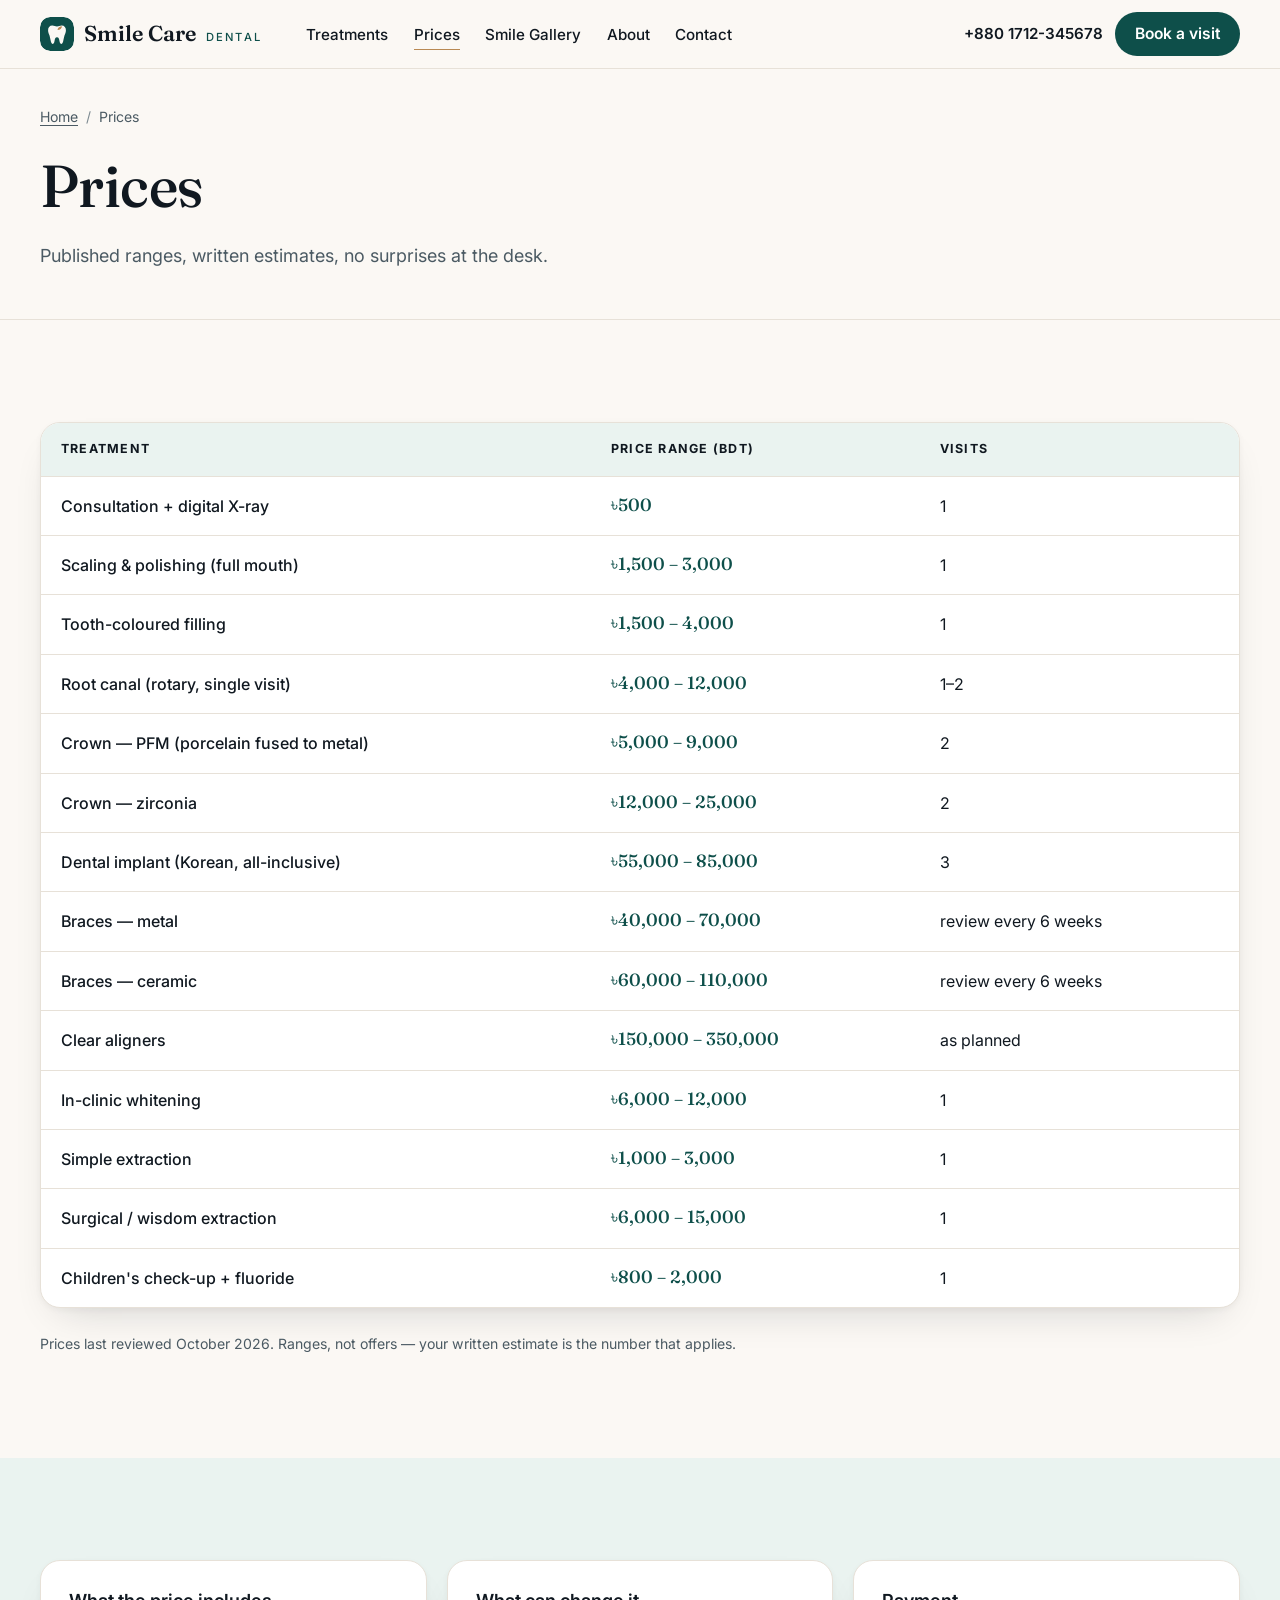
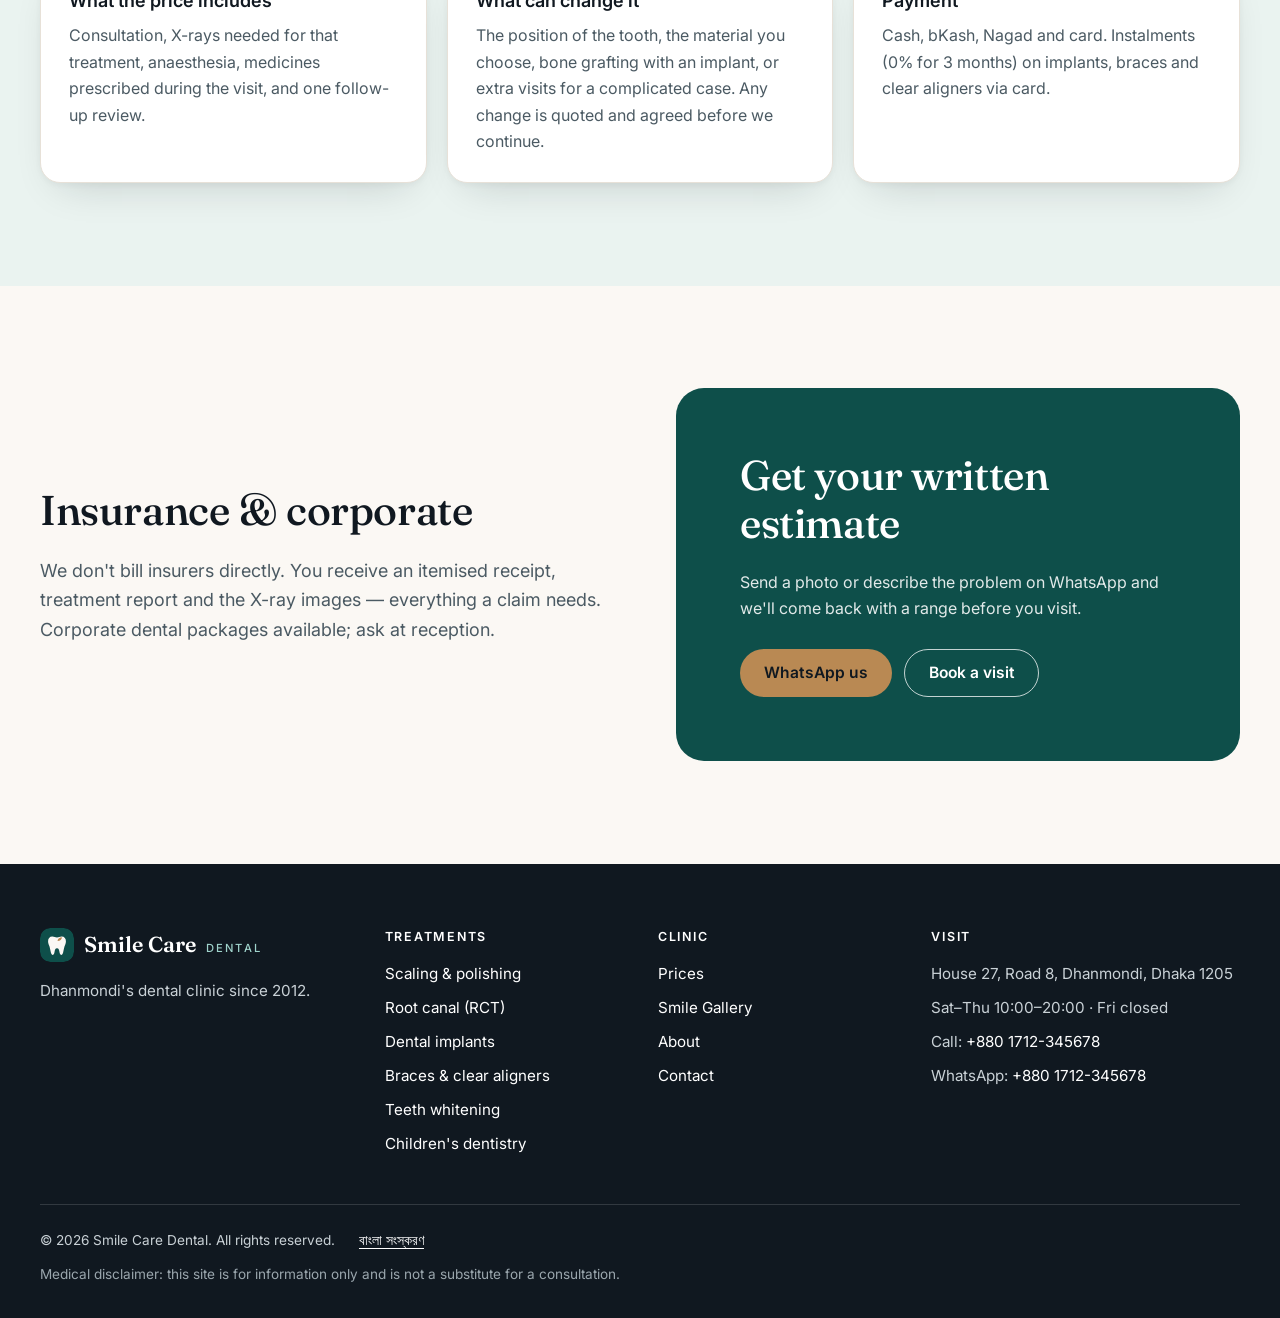
<file: en/prices.html>
<!doctype html>
<html lang="en">
<head>
<meta charset="utf-8">
<meta name="viewport" content="width=device-width, initial-scale=1">
<title>Prices — Smile Care Dental, Dhanmondi</title>
<meta name="description" content="Published ranges, written estimates, no surprises at the desk. Full dental price list in BDT, payment options and instalments.">
<link rel="canonical" href="https://arif-next.github.io/dental-demo/en/prices.html">
<link rel="icon" href="assets/img/favicon.svg" type="image/svg+xml">
<meta name="theme-color" content="#0E4F4A">
<meta property="og:type" content="website">
<meta property="og:site_name" content="Smile Care Dental">
<meta property="og:locale" content="en_GB">
<meta property="og:title" content="Prices — Smile Care Dental">
<meta property="og:description" content="Published ranges, written estimates, no surprises at the desk.">
<meta property="og:url" content="https://arif-next.github.io/dental-demo/en/prices.html">
<meta property="og:image" content="https://arif-next.github.io/dental-demo/en/assets/img/hero-chair.jpg">
<meta name="twitter:card" content="summary_large_image">
<link rel="preconnect" href="https://fonts.googleapis.com">
<link rel="preconnect" href="https://fonts.gstatic.com" crossorigin>
<link rel="stylesheet" href="https://fonts.googleapis.com/css2?family=Fraunces:opsz,wght@9..144,400;9..144,500;9..144,600&amp;family=Inter:wght@400;500;600&amp;display=swap">
<link rel="stylesheet" href="assets/css/style.css">
<script>document.documentElement.className='js'</script>
<script src="assets/js/main.js" defer></script>
<script type="application/ld+json">
{
  "@context": "https://schema.org",
  "@type": "BreadcrumbList",
  "itemListElement": [
    { "@type": "ListItem", "position": 1, "name": "Home", "item": "https://arif-next.github.io/dental-demo/en/" },
    { "@type": "ListItem", "position": 2, "name": "Prices", "item": "https://arif-next.github.io/dental-demo/en/prices.html" }
  ]
}
</script>
</head>
<body>
<a class="skip" href="#main">Skip to content</a>
<header class="hdr">
  <div class="wrap">
    <a class="logo" href="index.html"><svg class="logo-mark" viewBox="0 0 40 40" aria-hidden="true"><rect width="40" height="40" rx="12" fill="#0E4F4A"/><path fill="#FBF8F4" d="M14.5 10c-3.2 0-5 2.5-5 5.5 0 2.4.9 4.1 1.6 6 .7 2 1 4.8 1.7 7.4.5 1.8 1.2 2.8 2.2 2.8 1.5 0 1.8-2 2.2-4 .4-1.9.7-3.8 2.8-3.8s2.4 1.9 2.8 3.8c.4 2 .7 4 2.2 4 1 0 1.7-1 2.2-2.8.7-2.6 1-5.4 1.7-7.4.7-1.9 1.6-3.6 1.6-6 0-3-1.8-5.5-5-5.5-2.2 0-3.4 1.2-5.5 1.2S16.7 10 14.5 10z"/><path fill="#B98953" d="M20.6 15.2c.5-2.7 2.5-4.3 5.3-4.3-.3 2.8-2.4 4.4-5.3 4.3z"/></svg><span class="logo-txt">Smile Care <em>Dental</em></span></a>
    <nav class="nav" aria-label="Main">
      <ul>
        <li><a href="treatments.html">Treatments</a></li>
        <li><a href="prices.html" aria-current="page">Prices</a></li>
        <li><a href="smile-gallery.html">Smile Gallery</a></li>
        <li><a href="about.html">About</a></li>
        <li><a href="contact.html">Contact</a></li>
      </ul>
    </nav>
    <a class="hdr-tel" href="tel:+8801712345678">+880 1712-345678</a>
    <a class="btn btn-p" href="contact.html">Book a visit</a>
    <button class="burger" type="button" aria-label="Open menu" aria-expanded="false" aria-controls="drawer"><svg class="i" viewBox="0 0 24 24" aria-hidden="true"><path d="M4 7h16M4 12h16M4 17h16"/></svg></button>
  </div>
</header>
<div class="scrim" aria-hidden="true"></div>
<div class="drawer" id="drawer" role="dialog" aria-modal="true" aria-label="Menu" aria-hidden="true" inert>
  <div class="drawer-top"><span class="logo"><svg class="logo-mark" viewBox="0 0 40 40" aria-hidden="true"><rect width="40" height="40" rx="12" fill="#0E4F4A"/><path fill="#FBF8F4" d="M14.5 10c-3.2 0-5 2.5-5 5.5 0 2.4.9 4.1 1.6 6 .7 2 1 4.8 1.7 7.4.5 1.8 1.2 2.8 2.2 2.8 1.5 0 1.8-2 2.2-4 .4-1.9.7-3.8 2.8-3.8s2.4 1.9 2.8 3.8c.4 2 .7 4 2.2 4 1 0 1.7-1 2.2-2.8.7-2.6 1-5.4 1.7-7.4.7-1.9 1.6-3.6 1.6-6 0-3-1.8-5.5-5-5.5-2.2 0-3.4 1.2-5.5 1.2S16.7 10 14.5 10z"/><path fill="#B98953" d="M20.6 15.2c.5-2.7 2.5-4.3 5.3-4.3-.3 2.8-2.4 4.4-5.3 4.3z"/></svg><span class="logo-txt">Smile Care <em>Dental</em></span></span><button class="burger drawer-x" type="button" aria-label="Close menu"><svg class="i" viewBox="0 0 24 24" aria-hidden="true"><path d="M6 6l12 12M18 6 6 18"/></svg></button></div>
  <nav aria-label="Mobile">
    <ul>
      <li><a href="treatments.html">Treatments</a></li>
      <li><a href="prices.html" aria-current="page">Prices</a></li>
      <li><a href="smile-gallery.html">Smile Gallery</a></li>
      <li><a href="about.html">About</a></li>
      <li><a href="contact.html">Contact</a></li>
    </ul>
  </nav>
  <a class="btn btn-p" href="contact.html">Book a visit</a>
  <a class="btn btn-o" href="https://wa.me/8801712345678">WhatsApp us</a>
  <p class="fine">Call <a href="tel:+8801712345678">+880 1712-345678</a><br>Sat–Thu 10:00–20:00 · Fri closed · emergency line answered 24/7</p>
</div>

<main id="main">
  <header class="phead">
    <div class="wrap">
      <nav class="crumbs" aria-label="Breadcrumb"><ol><li><a href="index.html">Home</a></li><li aria-current="page">Prices</li></ol></nav>
      <h1>Prices</h1>
      <p class="lead">Published ranges, written estimates, no surprises at the desk.</p>
    </div>
  </header>

  <section class="sec" aria-label="Price list">
    <div class="wrap">
      <table class="ptable reveal">
        <caption class="sr">Treatment prices in Bangladeshi taka (BDT)</caption>
        <thead><tr><th scope="col">Treatment</th><th scope="col">Price range (BDT)</th><th scope="col">Visits</th></tr></thead>
        <tbody>
          <tr><th scope="row">Consultation + digital X-ray</th><td class="amt">৳500</td><td class="vis">1</td></tr>
          <tr><th scope="row">Scaling &amp; polishing (full mouth)</th><td class="amt">৳1,500 – 3,000</td><td class="vis">1</td></tr>
          <tr><th scope="row">Tooth-coloured filling</th><td class="amt">৳1,500 – 4,000</td><td class="vis">1</td></tr>
          <tr><th scope="row">Root canal (rotary, single visit)</th><td class="amt">৳4,000 – 12,000</td><td class="vis">1–2</td></tr>
          <tr><th scope="row">Crown — PFM (porcelain fused to metal)</th><td class="amt">৳5,000 – 9,000</td><td class="vis">2</td></tr>
          <tr><th scope="row">Crown — zirconia</th><td class="amt">৳12,000 – 25,000</td><td class="vis">2</td></tr>
          <tr><th scope="row">Dental implant (Korean, all-inclusive)</th><td class="amt">৳55,000 – 85,000</td><td class="vis">3</td></tr>
          <tr><th scope="row">Braces — metal</th><td class="amt">৳40,000 – 70,000</td><td class="vis">review every 6 weeks</td></tr>
          <tr><th scope="row">Braces — ceramic</th><td class="amt">৳60,000 – 110,000</td><td class="vis">review every 6 weeks</td></tr>
          <tr><th scope="row">Clear aligners</th><td class="amt">৳150,000 – 350,000</td><td class="vis">as planned</td></tr>
          <tr><th scope="row">In-clinic whitening</th><td class="amt">৳6,000 – 12,000</td><td class="vis">1</td></tr>
          <tr><th scope="row">Simple extraction</th><td class="amt">৳1,000 – 3,000</td><td class="vis">1</td></tr>
          <tr><th scope="row">Surgical / wisdom extraction</th><td class="amt">৳6,000 – 15,000</td><td class="vis">1</td></tr>
          <tr><th scope="row">Children's check-up + fluoride</th><td class="amt">৳800 – 2,000</td><td class="vis">1</td></tr>
        </tbody>
      </table>
      <p class="note">Prices last reviewed October 2026. Ranges, not offers — your written estimate is the number that applies.</p>
    </div>
  </section>

  <section class="sec sec-tint" aria-label="How pricing works">
    <div class="wrap">
      <div class="grid g3">
        <div class="card reveal"><h2 class="h3">What the price includes</h2><p>Consultation, X-rays needed for that treatment, anaesthesia, medicines prescribed during the visit, and one follow-up review.</p></div>
        <div class="card reveal"><h2 class="h3">What can change it</h2><p>The position of the tooth, the material you choose, bone grafting with an implant, or extra visits for a complicated case. Any change is quoted and agreed before we continue.</p></div>
        <div class="card reveal"><h2 class="h3">Payment</h2><p>Cash, bKash, Nagad and card. Instalments (0% for 3 months) on implants, braces and clear aligners via card.</p></div>
      </div>
    </div>
  </section>

  <section class="sec" aria-labelledby="ins-h">
    <div class="wrap split">
      <div class="reveal">
        <h2 id="ins-h">Insurance &amp; corporate</h2>
        <p class="lead">We don't bill insurers directly. You receive an itemised receipt, treatment report and the X-ray images — everything a claim needs. Corporate dental packages available; ask at reception.</p>
      </div>
      <div class="band reveal">
        <div>
          <h2>Get your written estimate</h2>
          <p>Send a photo or describe the problem on WhatsApp and we'll come back with a range before you visit.</p>
          <div class="ctas">
            <a class="btn btn-b" href="https://wa.me/8801712345678">WhatsApp us</a>
            <a class="btn btn-w" href="contact.html">Book a visit</a>
          </div>
        </div>
      </div>
    </div>
  </section>
</main>

<footer class="ftr">
  <div class="wrap">
    <div class="fgrid">
      <div><a class="logo" href="index.html"><svg class="logo-mark" viewBox="0 0 40 40" aria-hidden="true"><rect width="40" height="40" rx="12" fill="#0E4F4A"/><path fill="#FBF8F4" d="M14.5 10c-3.2 0-5 2.5-5 5.5 0 2.4.9 4.1 1.6 6 .7 2 1 4.8 1.7 7.4.5 1.8 1.2 2.8 2.2 2.8 1.5 0 1.8-2 2.2-4 .4-1.9.7-3.8 2.8-3.8s2.4 1.9 2.8 3.8c.4 2 .7 4 2.2 4 1 0 1.7-1 2.2-2.8.7-2.6 1-5.4 1.7-7.4.7-1.9 1.6-3.6 1.6-6 0-3-1.8-5.5-5-5.5-2.2 0-3.4 1.2-5.5 1.2S16.7 10 14.5 10z"/><path fill="#B98953" d="M20.6 15.2c.5-2.7 2.5-4.3 5.3-4.3-.3 2.8-2.4 4.4-5.3 4.3z"/></svg><span class="logo-txt">Smile Care <em>Dental</em></span></a><p>Dhanmondi's dental clinic since 2012.</p></div>
      <nav aria-label="Treatments"><h2>Treatments</h2><ul>
        <li><a href="treatments.html#scaling">Scaling &amp; polishing</a></li>
        <li><a href="treatments.html#root-canal">Root canal (RCT)</a></li>
        <li><a href="treatments.html#implants">Dental implants</a></li>
        <li><a href="treatments.html#braces">Braces &amp; clear aligners</a></li>
        <li><a href="treatments.html#whitening">Teeth whitening</a></li>
        <li><a href="treatments.html#children">Children's dentistry</a></li>
      </ul></nav>
      <nav aria-label="Clinic"><h2>Clinic</h2><ul>
        <li><a href="prices.html">Prices</a></li>
        <li><a href="smile-gallery.html">Smile Gallery</a></li>
        <li><a href="about.html">About</a></li>
        <li><a href="contact.html">Contact</a></li>
      </ul></nav>
      <div><h2>Visit</h2><ul>
        <li>House 27, Road 8, Dhanmondi, Dhaka 1205</li>
        <li>Sat–Thu 10:00–20:00 · Fri closed</li>
        <li>Call: <a href="tel:+8801712345678">+880 1712-345678</a></li>
        <li>WhatsApp: <a href="https://wa.me/8801712345678">+880 1712-345678</a></li>
      </ul></div>
    </div>
    <div class="fbot">
      <p>© 2026 Smile Care Dental. All rights reserved.</p>
      <p><a href="../bn/" lang="bn" hreflang="bn">বাংলা সংস্করণ</a></p>
      <p class="disc">Medical disclaimer: this site is for information only and is not a substitute for a consultation.</p>
    </div>
  </div>
</footer>
<nav class="mbar" aria-label="Quick actions">
  <a href="tel:+8801712345678"><svg class="i" viewBox="0 0 24 24" aria-hidden="true"><path d="M5 4h4l2 5-2.5 1.5a11 11 0 0 0 5 5L15 13l5 2v4a2 2 0 0 1-2 2A16 16 0 0 1 3 6a2 2 0 0 1 2-2"/></svg>Call</a>
  <a href="https://wa.me/8801712345678"><svg class="i" viewBox="0 0 24 24" aria-hidden="true"><path d="M3 21l1.7-4.6A8.5 8.5 0 1 1 8 19.6z"/></svg>WhatsApp</a>
  <a class="book" href="contact.html"><svg class="i" viewBox="0 0 24 24" aria-hidden="true"><rect x="3" y="5" width="18" height="16" rx="2"/><path d="M16 3v4M8 3v4M3 10h18"/></svg>Book</a>
</nav>
</body>
</html>
</file>
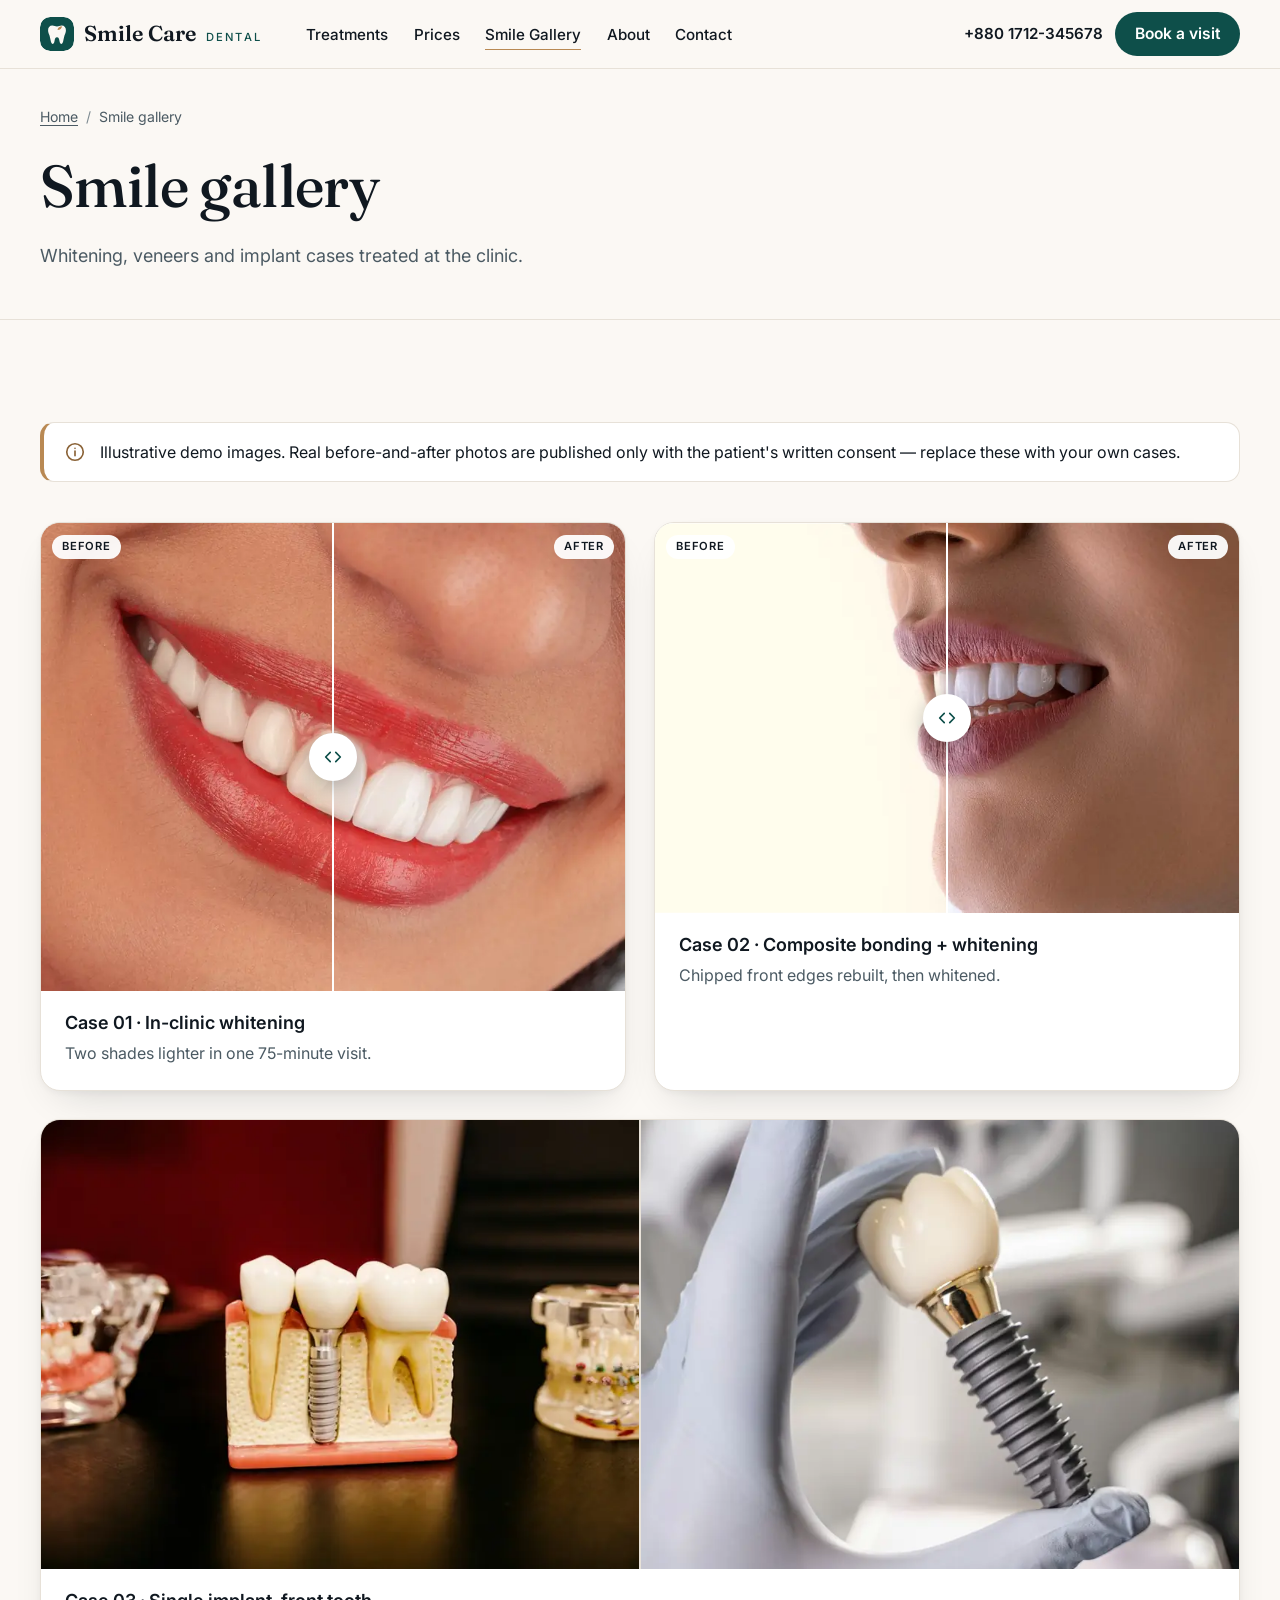
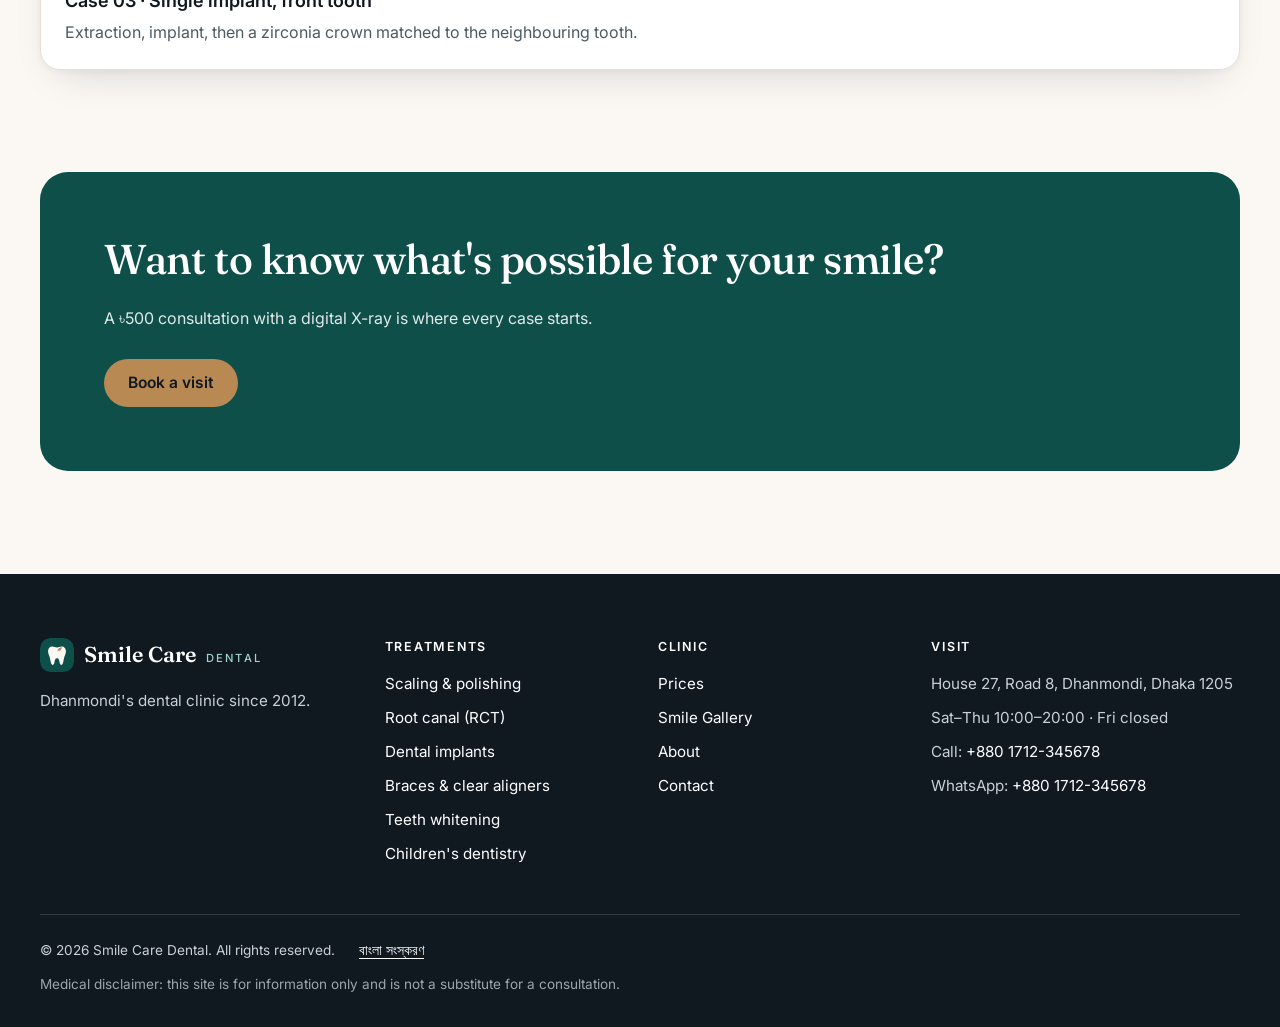
<file: en/smile-gallery.html>
<!doctype html>
<html lang="en">
<head>
<meta charset="utf-8">
<meta name="viewport" content="width=device-width, initial-scale=1">
<title>Smile gallery — Smile Care Dental, Dhanmondi</title>
<meta name="description" content="Whitening, veneers and implant cases treated at the clinic — before-and-after comparisons.">
<link rel="canonical" href="https://arif-next.github.io/dental-demo/en/smile-gallery.html">
<link rel="icon" href="assets/img/favicon.svg" type="image/svg+xml">
<meta name="theme-color" content="#0E4F4A">
<meta property="og:type" content="website">
<meta property="og:site_name" content="Smile Care Dental">
<meta property="og:locale" content="en_GB">
<meta property="og:title" content="Smile gallery — Smile Care Dental">
<meta property="og:description" content="Whitening, veneers and implant cases treated at the clinic.">
<meta property="og:url" content="https://arif-next.github.io/dental-demo/en/smile-gallery.html">
<meta property="og:image" content="https://arif-next.github.io/dental-demo/en/assets/img/case1-after.jpg">
<meta name="twitter:card" content="summary_large_image">
<link rel="preconnect" href="https://fonts.googleapis.com">
<link rel="preconnect" href="https://fonts.gstatic.com" crossorigin>
<link rel="stylesheet" href="https://fonts.googleapis.com/css2?family=Fraunces:opsz,wght@9..144,400;9..144,500;9..144,600&amp;family=Inter:wght@400;500;600&amp;display=swap">
<link rel="stylesheet" href="assets/css/style.css">
<script>document.documentElement.className='js'</script>
<script src="assets/js/main.js" defer></script>
<script type="application/ld+json">
{
  "@context": "https://schema.org",
  "@type": "BreadcrumbList",
  "itemListElement": [
    { "@type": "ListItem", "position": 1, "name": "Home", "item": "https://arif-next.github.io/dental-demo/en/" },
    { "@type": "ListItem", "position": 2, "name": "Smile gallery", "item": "https://arif-next.github.io/dental-demo/en/smile-gallery.html" }
  ]
}
</script>
</head>
<body>
<a class="skip" href="#main">Skip to content</a>
<header class="hdr">
  <div class="wrap">
    <a class="logo" href="index.html"><svg class="logo-mark" viewBox="0 0 40 40" aria-hidden="true"><rect width="40" height="40" rx="12" fill="#0E4F4A"/><path fill="#FBF8F4" d="M14.5 10c-3.2 0-5 2.5-5 5.5 0 2.4.9 4.1 1.6 6 .7 2 1 4.8 1.7 7.4.5 1.8 1.2 2.8 2.2 2.8 1.5 0 1.8-2 2.2-4 .4-1.9.7-3.8 2.8-3.8s2.4 1.9 2.8 3.8c.4 2 .7 4 2.2 4 1 0 1.7-1 2.2-2.8.7-2.6 1-5.4 1.7-7.4.7-1.9 1.6-3.6 1.6-6 0-3-1.8-5.5-5-5.5-2.2 0-3.4 1.2-5.5 1.2S16.7 10 14.5 10z"/><path fill="#B98953" d="M20.6 15.2c.5-2.7 2.5-4.3 5.3-4.3-.3 2.8-2.4 4.4-5.3 4.3z"/></svg><span class="logo-txt">Smile Care <em>Dental</em></span></a>
    <nav class="nav" aria-label="Main">
      <ul>
        <li><a href="treatments.html">Treatments</a></li>
        <li><a href="prices.html">Prices</a></li>
        <li><a href="smile-gallery.html" aria-current="page">Smile Gallery</a></li>
        <li><a href="about.html">About</a></li>
        <li><a href="contact.html">Contact</a></li>
      </ul>
    </nav>
    <a class="hdr-tel" href="tel:+8801712345678">+880 1712-345678</a>
    <a class="btn btn-p" href="contact.html">Book a visit</a>
    <button class="burger" type="button" aria-label="Open menu" aria-expanded="false" aria-controls="drawer"><svg class="i" viewBox="0 0 24 24" aria-hidden="true"><path d="M4 7h16M4 12h16M4 17h16"/></svg></button>
  </div>
</header>
<div class="scrim" aria-hidden="true"></div>
<div class="drawer" id="drawer" role="dialog" aria-modal="true" aria-label="Menu" aria-hidden="true" inert>
  <div class="drawer-top"><span class="logo"><svg class="logo-mark" viewBox="0 0 40 40" aria-hidden="true"><rect width="40" height="40" rx="12" fill="#0E4F4A"/><path fill="#FBF8F4" d="M14.5 10c-3.2 0-5 2.5-5 5.5 0 2.4.9 4.1 1.6 6 .7 2 1 4.8 1.7 7.4.5 1.8 1.2 2.8 2.2 2.8 1.5 0 1.8-2 2.2-4 .4-1.9.7-3.8 2.8-3.8s2.4 1.9 2.8 3.8c.4 2 .7 4 2.2 4 1 0 1.7-1 2.2-2.8.7-2.6 1-5.4 1.7-7.4.7-1.9 1.6-3.6 1.6-6 0-3-1.8-5.5-5-5.5-2.2 0-3.4 1.2-5.5 1.2S16.7 10 14.5 10z"/><path fill="#B98953" d="M20.6 15.2c.5-2.7 2.5-4.3 5.3-4.3-.3 2.8-2.4 4.4-5.3 4.3z"/></svg><span class="logo-txt">Smile Care <em>Dental</em></span></span><button class="burger drawer-x" type="button" aria-label="Close menu"><svg class="i" viewBox="0 0 24 24" aria-hidden="true"><path d="M6 6l12 12M18 6 6 18"/></svg></button></div>
  <nav aria-label="Mobile">
    <ul>
      <li><a href="treatments.html">Treatments</a></li>
      <li><a href="prices.html">Prices</a></li>
      <li><a href="smile-gallery.html" aria-current="page">Smile Gallery</a></li>
      <li><a href="about.html">About</a></li>
      <li><a href="contact.html">Contact</a></li>
    </ul>
  </nav>
  <a class="btn btn-p" href="contact.html">Book a visit</a>
  <a class="btn btn-o" href="https://wa.me/8801712345678">WhatsApp us</a>
  <p class="fine">Call <a href="tel:+8801712345678">+880 1712-345678</a><br>Sat–Thu 10:00–20:00 · Fri closed · emergency line answered 24/7</p>
</div>

<main id="main">
  <header class="phead">
    <div class="wrap">
      <nav class="crumbs" aria-label="Breadcrumb"><ol><li><a href="index.html">Home</a></li><li aria-current="page">Smile gallery</li></ol></nav>
      <h1>Smile gallery</h1>
      <p class="lead">Whitening, veneers and implant cases treated at the clinic.</p>
    </div>
  </header>

  <section class="sec" aria-label="Cases">
    <div class="wrap">
      <div class="notice" role="note">
        <svg class="i" viewBox="0 0 24 24" aria-hidden="true"><circle cx="12" cy="12" r="9"/><path d="M12 11v5M12 8h.01"/></svg>
        <p>Illustrative demo images. Real before-and-after photos are published only with the patient's written consent — replace these with your own cases.</p>
      </div>

      <div class="cases">
        <article class="case reveal" aria-labelledby="c1">
          <div class="ba" style="--ar:5/4">
            <img src="assets/img/case1-after-1280.webp" srcset="assets/img/case1-after-800.webp 800w, assets/img/case1-after-1280.webp 1280w" sizes="(min-width: 1024px) 600px, 100vw" width="1280" height="1024" loading="lazy" alt="After: close-up smile with visibly whiter teeth">
            <img src="assets/img/case1-before-1280.webp" srcset="assets/img/case1-before-800.webp 800w, assets/img/case1-before-1280.webp 1280w" sizes="(min-width: 1024px) 600px, 100vw" width="1280" height="1024" class="ba-b" loading="lazy" alt="Before: the same smile with slightly yellow-toned teeth">
            <span class="tag">Before</span><span class="tag r">After</span>
            <span class="ba-line" aria-hidden="true"></span>
            <div class="ba-h" role="slider" tabindex="0" aria-label="Before and after comparison, case 01" aria-valuemin="0" aria-valuemax="100" aria-valuenow="50" aria-valuetext="50% before, 50% after"><svg class="i" viewBox="0 0 24 24" aria-hidden="true"><path d="M9 7l-5 5 5 5M15 7l5 5-5 5"/></svg></div>
          </div>
          <div class="case-body"><h2 class="h3" id="c1">Case 01 · In-clinic whitening</h2><p>Two shades lighter in one 75-minute visit.</p></div>
        </article>

        <article class="case reveal" aria-labelledby="c2">
          <div class="ba" style="--ar:3/2">
            <img src="assets/img/case2-after-1200.webp" srcset="assets/img/case2-after-800.webp 800w, assets/img/case2-after-1200.webp 1200w" sizes="(min-width: 1024px) 600px, 100vw" width="1200" height="800" loading="lazy" alt="After: side profile of a smile with brighter, even front teeth">
            <img src="assets/img/case2-before-1200.webp" srcset="assets/img/case2-before-800.webp 800w, assets/img/case2-before-1200.webp 1200w" sizes="(min-width: 1024px) 600px, 100vw" width="1200" height="800" class="ba-b" loading="lazy" alt="Before: the same side profile against a cream background">
            <span class="tag">Before</span><span class="tag r">After</span>
            <span class="ba-line" aria-hidden="true"></span>
            <div class="ba-h" role="slider" tabindex="0" aria-label="Before and after comparison, case 02" aria-valuemin="0" aria-valuemax="100" aria-valuenow="50" aria-valuetext="50% before, 50% after"><svg class="i" viewBox="0 0 24 24" aria-hidden="true"><path d="M9 7l-5 5 5 5M15 7l5 5-5 5"/></svg></div>
          </div>
          <div class="case-body"><h2 class="h3" id="c2">Case 02 · Composite bonding + whitening</h2><p>Chipped front edges rebuilt, then whitened.</p></div>
        </article>

        <article class="case wide reveal" aria-labelledby="c3">
          <div class="case-img">
            <div><img src="assets/img/implant-model-1200.webp" srcset="assets/img/implant-model-800.webp 800w, assets/img/implant-model-1200.webp 1200w" sizes="(min-width: 1024px) 400px, (min-width: 768px) 50vw, 100vw" width="1200" height="800" loading="lazy" alt="Dental model showing a titanium implant with a crown between two natural teeth"></div>
            <div><img src="assets/img/implant-hand-1200.webp" srcset="assets/img/implant-hand-800.webp 800w, assets/img/implant-hand-1200.webp 1200w" sizes="(min-width: 1024px) 400px, (min-width: 768px) 50vw, 100vw" width="1200" height="1800" loading="lazy" alt="Gloved hand holding an implant post with a white crown attached"></div>
          </div>
          <div class="case-body"><h2 class="h3" id="c3">Case 03 · Single implant, front tooth</h2><p>Extraction, implant, then a zirconia crown matched to the neighbouring tooth.</p></div>
        </article>
      </div>
    </div>
  </section>

  <section class="sec" aria-labelledby="cta-h" style="padding-top:0">
    <div class="wrap">
      <div class="band reveal">
        <div>
          <h2 id="cta-h">Want to know what's possible for your smile?</h2>
          <p>A ৳500 consultation with a digital X-ray is where every case starts.</p>
          <div class="ctas"><a class="btn btn-b" href="contact.html">Book a visit</a></div>
        </div>
      </div>
    </div>
  </section>
</main>

<footer class="ftr">
  <div class="wrap">
    <div class="fgrid">
      <div><a class="logo" href="index.html"><svg class="logo-mark" viewBox="0 0 40 40" aria-hidden="true"><rect width="40" height="40" rx="12" fill="#0E4F4A"/><path fill="#FBF8F4" d="M14.5 10c-3.2 0-5 2.5-5 5.5 0 2.4.9 4.1 1.6 6 .7 2 1 4.8 1.7 7.4.5 1.8 1.2 2.8 2.2 2.8 1.5 0 1.8-2 2.2-4 .4-1.9.7-3.8 2.8-3.8s2.4 1.9 2.8 3.8c.4 2 .7 4 2.2 4 1 0 1.7-1 2.2-2.8.7-2.6 1-5.4 1.7-7.4.7-1.9 1.6-3.6 1.6-6 0-3-1.8-5.5-5-5.5-2.2 0-3.4 1.2-5.5 1.2S16.7 10 14.5 10z"/><path fill="#B98953" d="M20.6 15.2c.5-2.7 2.5-4.3 5.3-4.3-.3 2.8-2.4 4.4-5.3 4.3z"/></svg><span class="logo-txt">Smile Care <em>Dental</em></span></a><p>Dhanmondi's dental clinic since 2012.</p></div>
      <nav aria-label="Treatments"><h2>Treatments</h2><ul>
        <li><a href="treatments.html#scaling">Scaling &amp; polishing</a></li>
        <li><a href="treatments.html#root-canal">Root canal (RCT)</a></li>
        <li><a href="treatments.html#implants">Dental implants</a></li>
        <li><a href="treatments.html#braces">Braces &amp; clear aligners</a></li>
        <li><a href="treatments.html#whitening">Teeth whitening</a></li>
        <li><a href="treatments.html#children">Children's dentistry</a></li>
      </ul></nav>
      <nav aria-label="Clinic"><h2>Clinic</h2><ul>
        <li><a href="prices.html">Prices</a></li>
        <li><a href="smile-gallery.html">Smile Gallery</a></li>
        <li><a href="about.html">About</a></li>
        <li><a href="contact.html">Contact</a></li>
      </ul></nav>
      <div><h2>Visit</h2><ul>
        <li>House 27, Road 8, Dhanmondi, Dhaka 1205</li>
        <li>Sat–Thu 10:00–20:00 · Fri closed</li>
        <li>Call: <a href="tel:+8801712345678">+880 1712-345678</a></li>
        <li>WhatsApp: <a href="https://wa.me/8801712345678">+880 1712-345678</a></li>
      </ul></div>
    </div>
    <div class="fbot">
      <p>© 2026 Smile Care Dental. All rights reserved.</p>
      <p><a href="../bn/" lang="bn" hreflang="bn">বাংলা সংস্করণ</a></p>
      <p class="disc">Medical disclaimer: this site is for information only and is not a substitute for a consultation.</p>
    </div>
  </div>
</footer>
<nav class="mbar" aria-label="Quick actions">
  <a href="tel:+8801712345678"><svg class="i" viewBox="0 0 24 24" aria-hidden="true"><path d="M5 4h4l2 5-2.5 1.5a11 11 0 0 0 5 5L15 13l5 2v4a2 2 0 0 1-2 2A16 16 0 0 1 3 6a2 2 0 0 1 2-2"/></svg>Call</a>
  <a href="https://wa.me/8801712345678"><svg class="i" viewBox="0 0 24 24" aria-hidden="true"><path d="M3 21l1.7-4.6A8.5 8.5 0 1 1 8 19.6z"/></svg>WhatsApp</a>
  <a class="book" href="contact.html"><svg class="i" viewBox="0 0 24 24" aria-hidden="true"><rect x="3" y="5" width="18" height="16" rx="2"/><path d="M16 3v4M8 3v4M3 10h18"/></svg>Book</a>
</nav>
</body>
</html>
</file>
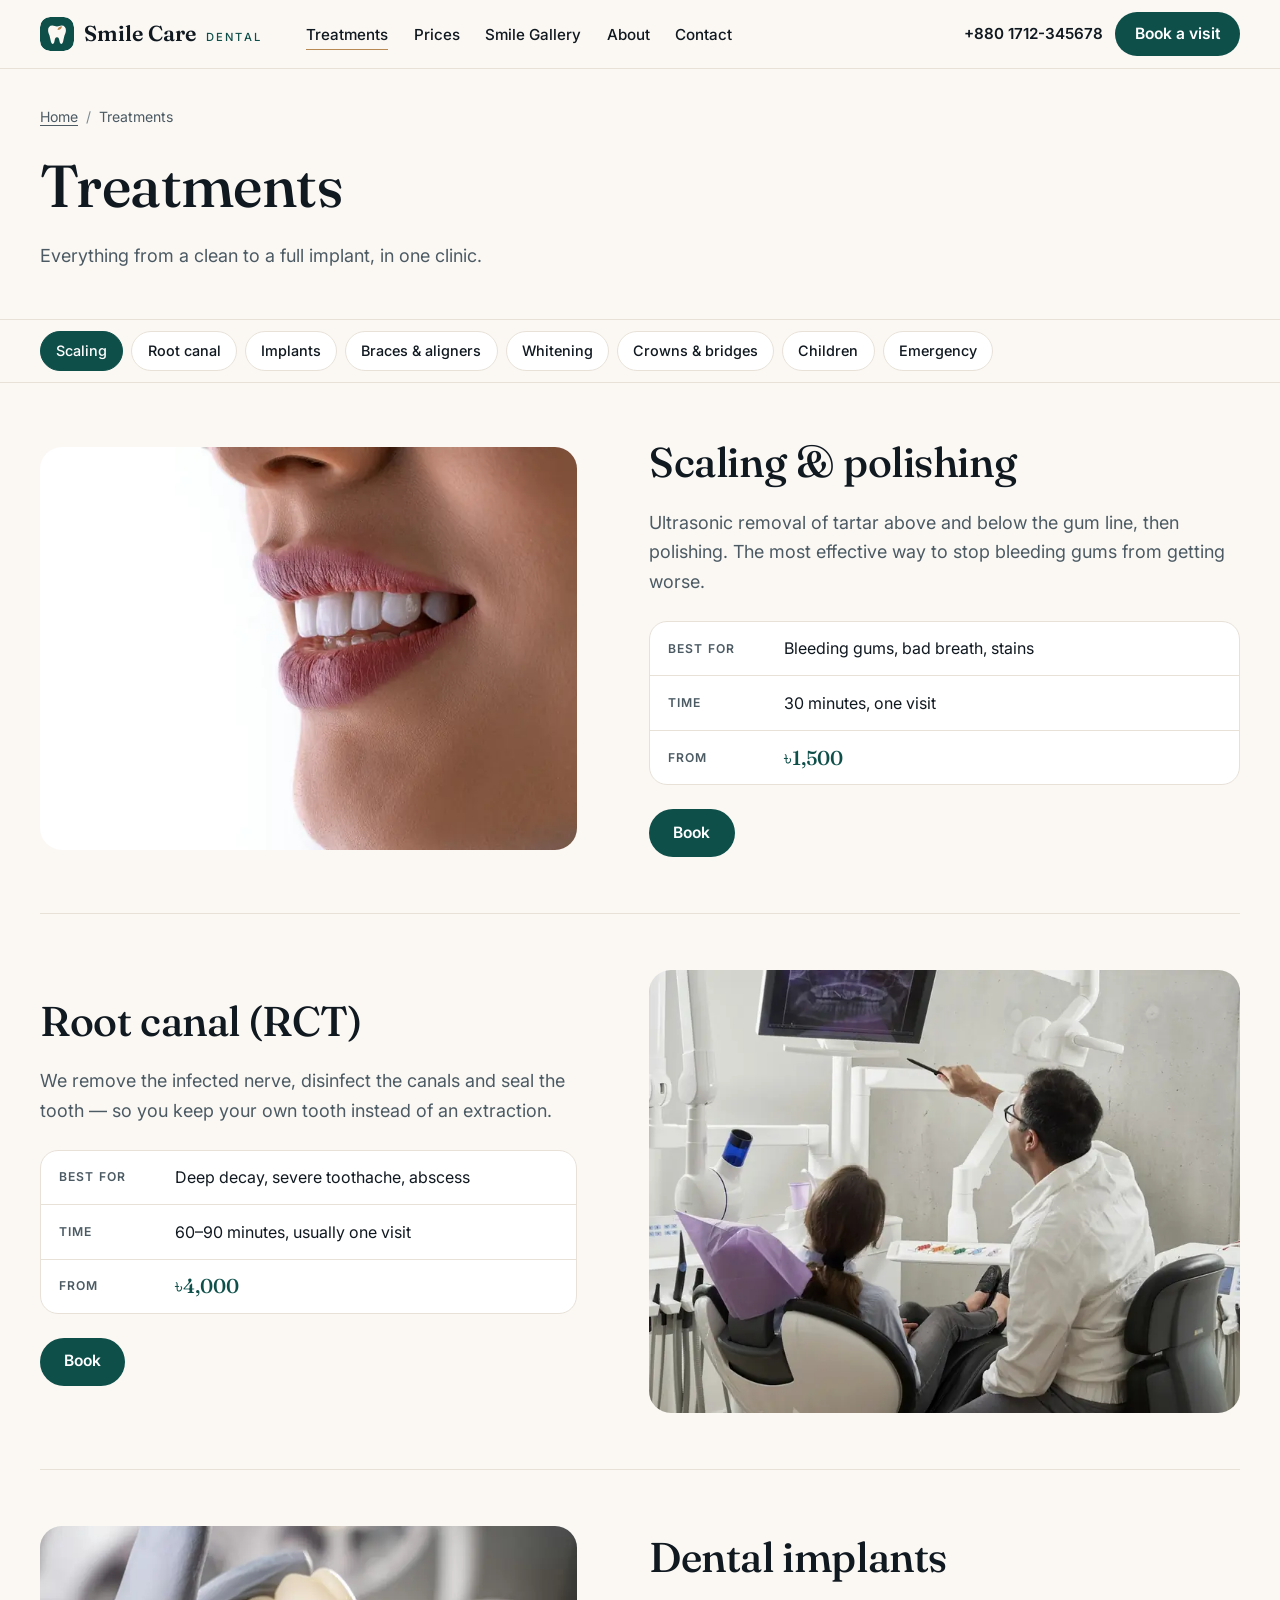
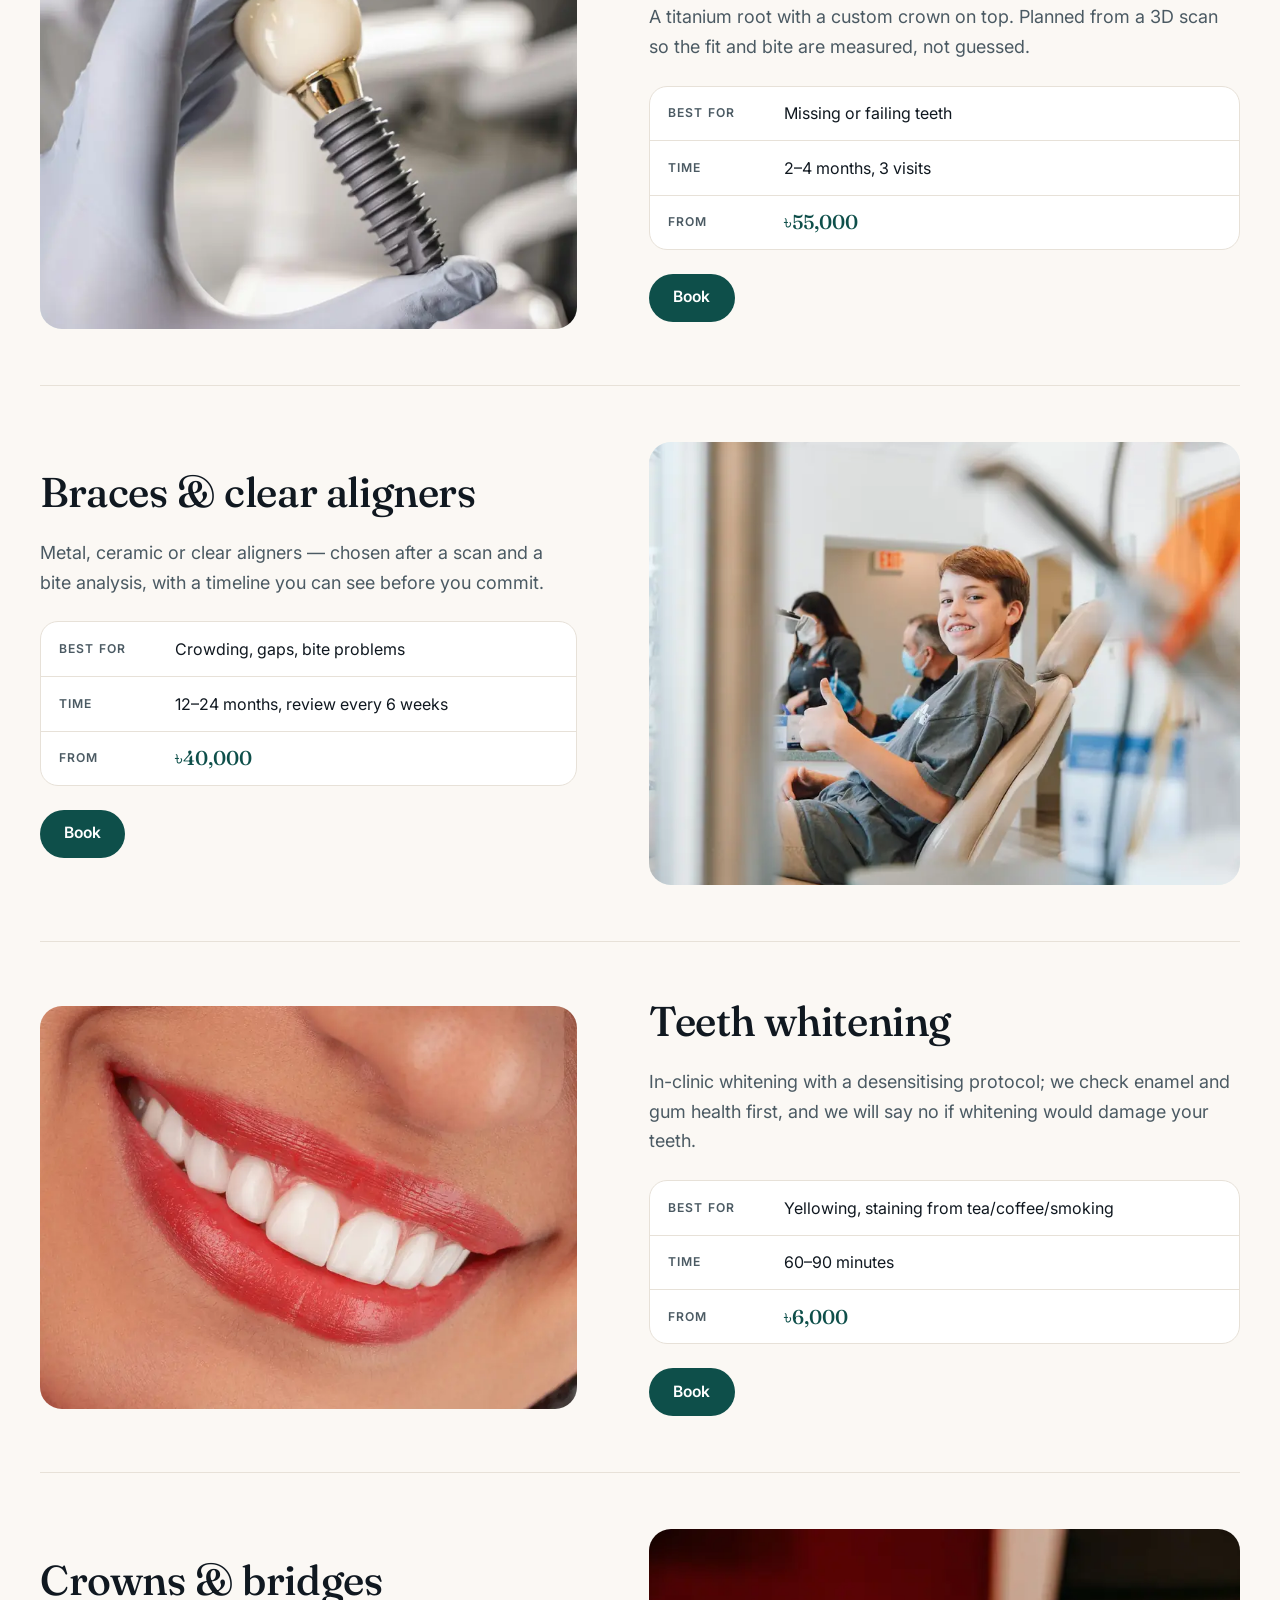
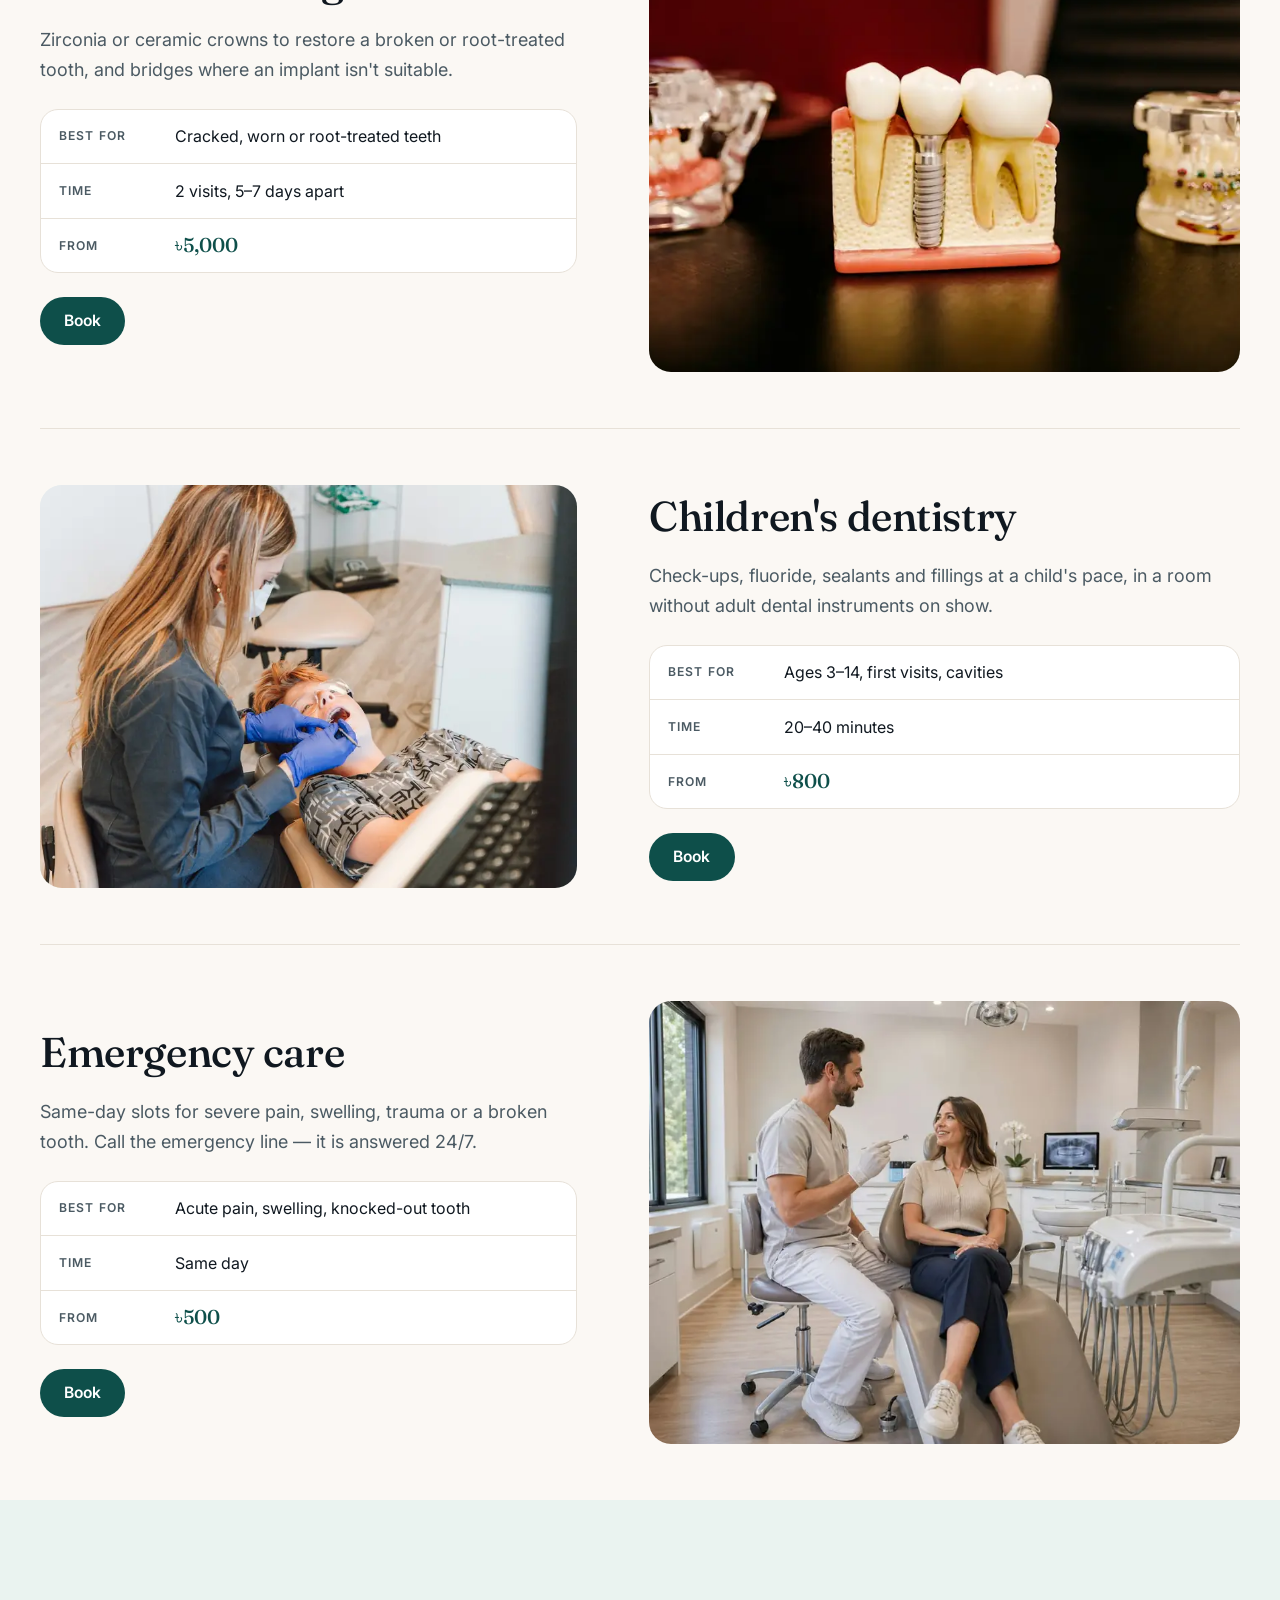
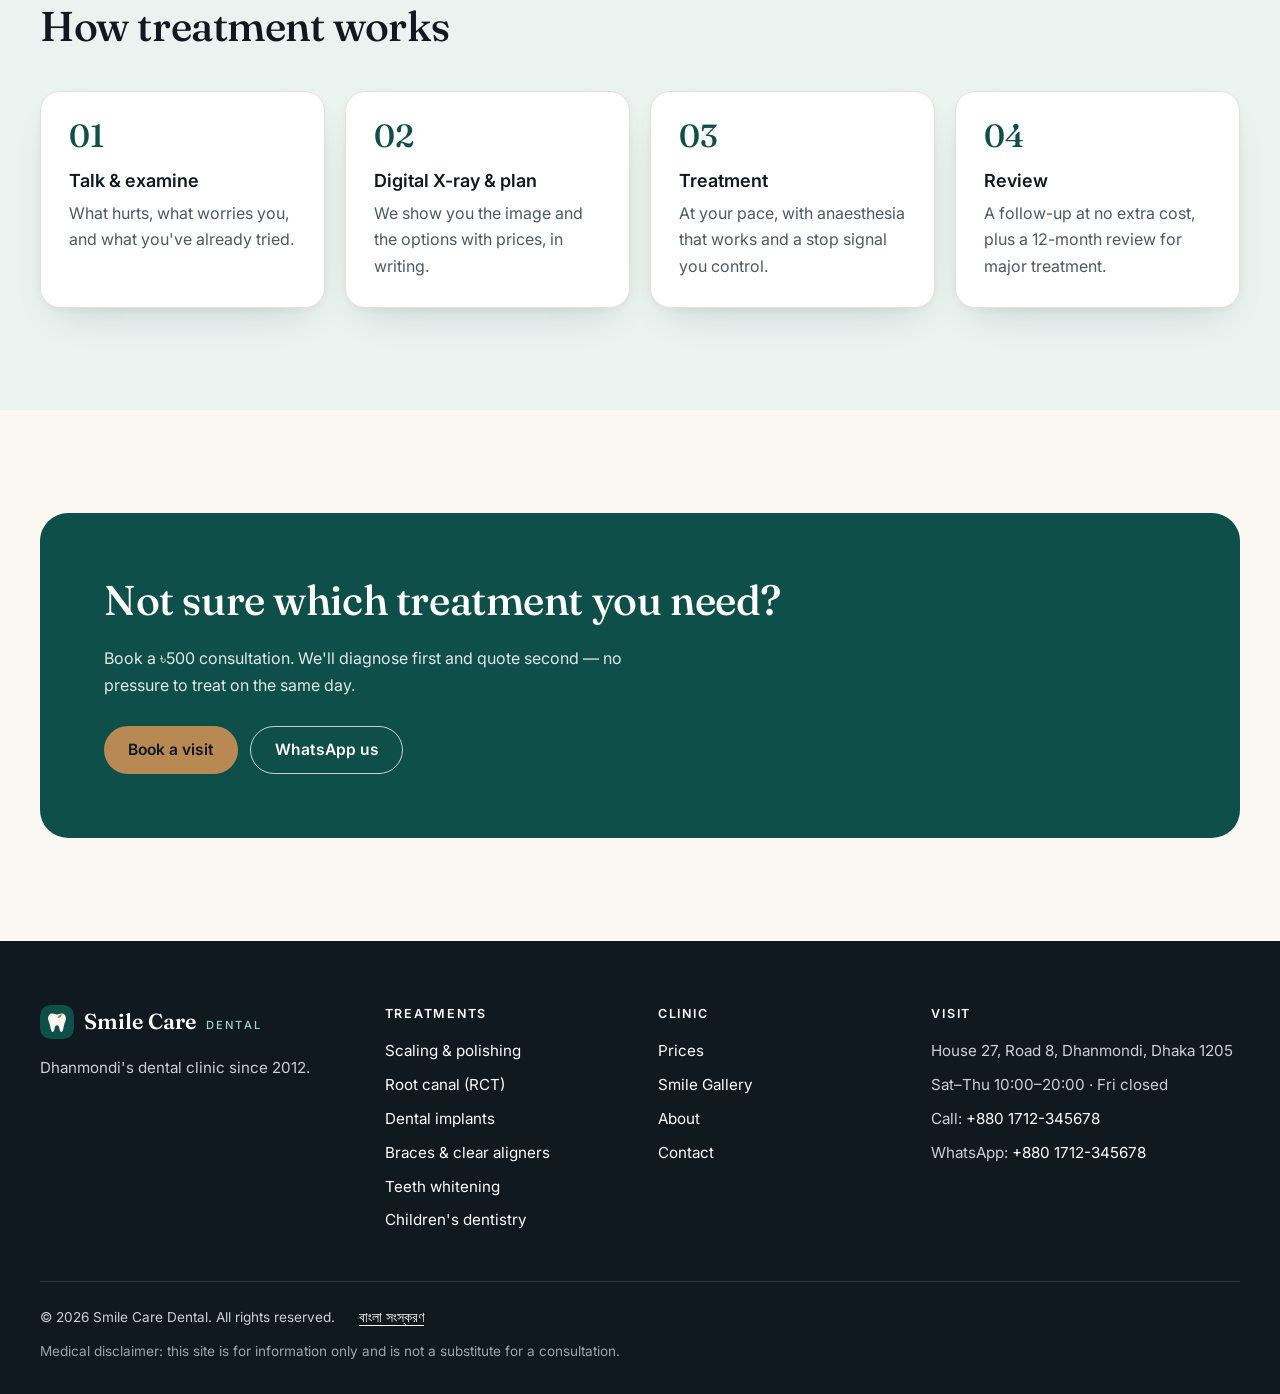
<file: en/treatments.html>
<!doctype html>
<html lang="en">
<head>
<meta charset="utf-8">
<meta name="viewport" content="width=device-width, initial-scale=1">
<title>Treatments — Smile Care Dental, Dhanmondi</title>
<meta name="description" content="Everything from a clean to a full implant, in one clinic: scaling, root canal, implants, braces and aligners, whitening, crowns, children's dentistry and emergency care.">
<link rel="canonical" href="https://arif-next.github.io/dental-demo/en/treatments.html">
<link rel="alternate" hreflang="en" href="https://arif-next.github.io/dental-demo/en/treatments.html">
<link rel="alternate" hreflang="bn" href="https://arif-next.github.io/dental-demo/bn/services.html">
<link rel="alternate" hreflang="x-default" href="https://arif-next.github.io/dental-demo/en/treatments.html">
<link rel="icon" href="assets/img/favicon.svg" type="image/svg+xml">
<meta name="theme-color" content="#0E4F4A">
<meta property="og:type" content="website">
<meta property="og:site_name" content="Smile Care Dental">
<meta property="og:locale" content="en_GB">
<meta property="og:title" content="Treatments — Smile Care Dental">
<meta property="og:description" content="Everything from a clean to a full implant, in one clinic.">
<meta property="og:url" content="https://arif-next.github.io/dental-demo/en/treatments.html">
<meta property="og:image" content="https://arif-next.github.io/dental-demo/en/assets/img/xray-consult.jpg">
<meta name="twitter:card" content="summary_large_image">
<link rel="preconnect" href="https://fonts.googleapis.com">
<link rel="preconnect" href="https://fonts.gstatic.com" crossorigin>
<link rel="stylesheet" href="https://fonts.googleapis.com/css2?family=Fraunces:opsz,wght@9..144,400;9..144,500;9..144,600&amp;family=Inter:wght@400;500;600&amp;display=swap">
<link rel="stylesheet" href="assets/css/style.css">
<script>document.documentElement.className='js'</script>
<script src="assets/js/main.js" defer></script>
<script type="application/ld+json">
{
  "@context": "https://schema.org",
  "@type": "BreadcrumbList",
  "itemListElement": [
    { "@type": "ListItem", "position": 1, "name": "Home", "item": "https://arif-next.github.io/dental-demo/en/" },
    { "@type": "ListItem", "position": 2, "name": "Treatments", "item": "https://arif-next.github.io/dental-demo/en/treatments.html" }
  ]
}
</script>
</head>
<body>
<a class="skip" href="#main">Skip to content</a>
<header class="hdr">
  <div class="wrap">
    <a class="logo" href="index.html"><svg class="logo-mark" viewBox="0 0 40 40" aria-hidden="true"><rect width="40" height="40" rx="12" fill="#0E4F4A"/><path fill="#FBF8F4" d="M14.5 10c-3.2 0-5 2.5-5 5.5 0 2.4.9 4.1 1.6 6 .7 2 1 4.8 1.7 7.4.5 1.8 1.2 2.8 2.2 2.8 1.5 0 1.8-2 2.2-4 .4-1.9.7-3.8 2.8-3.8s2.4 1.9 2.8 3.8c.4 2 .7 4 2.2 4 1 0 1.7-1 2.2-2.8.7-2.6 1-5.4 1.7-7.4.7-1.9 1.6-3.6 1.6-6 0-3-1.8-5.5-5-5.5-2.2 0-3.4 1.2-5.5 1.2S16.7 10 14.5 10z"/><path fill="#B98953" d="M20.6 15.2c.5-2.7 2.5-4.3 5.3-4.3-.3 2.8-2.4 4.4-5.3 4.3z"/></svg><span class="logo-txt">Smile Care <em>Dental</em></span></a>
    <nav class="nav" aria-label="Main">
      <ul>
        <li><a href="treatments.html" aria-current="page">Treatments</a></li>
        <li><a href="prices.html">Prices</a></li>
        <li><a href="smile-gallery.html">Smile Gallery</a></li>
        <li><a href="about.html">About</a></li>
        <li><a href="contact.html">Contact</a></li>
      </ul>
    </nav>
    <a class="hdr-tel" href="tel:+8801712345678">+880 1712-345678</a>
    <a class="btn btn-p" href="contact.html">Book a visit</a>
    <button class="burger" type="button" aria-label="Open menu" aria-expanded="false" aria-controls="drawer"><svg class="i" viewBox="0 0 24 24" aria-hidden="true"><path d="M4 7h16M4 12h16M4 17h16"/></svg></button>
  </div>
</header>
<div class="scrim" aria-hidden="true"></div>
<div class="drawer" id="drawer" role="dialog" aria-modal="true" aria-label="Menu" aria-hidden="true" inert>
  <div class="drawer-top"><span class="logo"><svg class="logo-mark" viewBox="0 0 40 40" aria-hidden="true"><rect width="40" height="40" rx="12" fill="#0E4F4A"/><path fill="#FBF8F4" d="M14.5 10c-3.2 0-5 2.5-5 5.5 0 2.4.9 4.1 1.6 6 .7 2 1 4.8 1.7 7.4.5 1.8 1.2 2.8 2.2 2.8 1.5 0 1.8-2 2.2-4 .4-1.9.7-3.8 2.8-3.8s2.4 1.9 2.8 3.8c.4 2 .7 4 2.2 4 1 0 1.7-1 2.2-2.8.7-2.6 1-5.4 1.7-7.4.7-1.9 1.6-3.6 1.6-6 0-3-1.8-5.5-5-5.5-2.2 0-3.4 1.2-5.5 1.2S16.7 10 14.5 10z"/><path fill="#B98953" d="M20.6 15.2c.5-2.7 2.5-4.3 5.3-4.3-.3 2.8-2.4 4.4-5.3 4.3z"/></svg><span class="logo-txt">Smile Care <em>Dental</em></span></span><button class="burger drawer-x" type="button" aria-label="Close menu"><svg class="i" viewBox="0 0 24 24" aria-hidden="true"><path d="M6 6l12 12M18 6 6 18"/></svg></button></div>
  <nav aria-label="Mobile">
    <ul>
      <li><a href="treatments.html" aria-current="page">Treatments</a></li>
      <li><a href="prices.html">Prices</a></li>
      <li><a href="smile-gallery.html">Smile Gallery</a></li>
      <li><a href="about.html">About</a></li>
      <li><a href="contact.html">Contact</a></li>
    </ul>
  </nav>
  <a class="btn btn-p" href="contact.html">Book a visit</a>
  <a class="btn btn-o" href="https://wa.me/8801712345678">WhatsApp us</a>
  <p class="fine">Call <a href="tel:+8801712345678">+880 1712-345678</a><br>Sat–Thu 10:00–20:00 · Fri closed · emergency line answered 24/7</p>
</div>

<main id="main">
  <header class="phead">
    <div class="wrap">
      <nav class="crumbs" aria-label="Breadcrumb"><ol><li><a href="index.html">Home</a></li><li aria-current="page">Treatments</li></ol></nav>
      <h1>Treatments</h1>
      <p class="lead">Everything from a clean to a full implant, in one clinic.</p>
    </div>
  </header>

  <nav class="jump" aria-label="Jump to a treatment">
    <ul class="wrap">
      <li><a href="#scaling">Scaling</a></li>
      <li><a href="#root-canal">Root canal</a></li>
      <li><a href="#implants">Implants</a></li>
      <li><a href="#braces">Braces &amp; aligners</a></li>
      <li><a href="#whitening">Whitening</a></li>
      <li><a href="#crowns">Crowns &amp; bridges</a></li>
      <li><a href="#children">Children</a></li>
      <li><a href="#emergency">Emergency</a></li>
    </ul>
  </nav>

  <div class="wrap">
    <article class="tx" id="scaling" aria-labelledby="t1">
      <div class="tx-media reveal"><img src="assets/img/smile-closeup-1200.webp" srcset="assets/img/smile-closeup-800.webp 800w, assets/img/smile-closeup-1200.webp 1200w" sizes="(min-width: 1024px) 600px, 100vw" width="1200" height="800" loading="lazy" alt="Side profile close-up of a smile with clean, even front teeth"></div>
      <div class="reveal">
        <h2 id="t1">Scaling &amp; polishing</h2>
        <p class="lead">Ultrasonic removal of tartar above and below the gum line, then polishing. The most effective way to stop bleeding gums from getting worse.</p>
        <dl class="facts">
          <div><dt>Best for</dt><dd>Bleeding gums, bad breath, stains</dd></div>
          <div><dt>Time</dt><dd>30 minutes, one visit</dd></div>
          <div class="from"><dt>From</dt><dd>৳1,500</dd></div>
        </dl>
        <a class="btn btn-p" href="contact.html?service=Scaling%20%26%20polishing">Book<span class="sr"> scaling &amp; polishing</span></a>
      </div>
    </article>

    <article class="tx" id="root-canal" aria-labelledby="t2">
      <div class="tx-media reveal"><img src="assets/img/xray-consult-1200.webp" srcset="assets/img/xray-consult-800.webp 800w, assets/img/xray-consult-1200.webp 1200w" sizes="(min-width: 1024px) 600px, 100vw" width="1200" height="900" loading="lazy" alt="Dentist pointing at a panoramic X-ray on a screen while a patient in the chair looks on"></div>
      <div class="reveal">
        <h2 id="t2">Root canal (RCT)</h2>
        <p class="lead">We remove the infected nerve, disinfect the canals and seal the tooth — so you keep your own tooth instead of an extraction.</p>
        <dl class="facts">
          <div><dt>Best for</dt><dd>Deep decay, severe toothache, abscess</dd></div>
          <div><dt>Time</dt><dd>60–90 minutes, usually one visit</dd></div>
          <div class="from"><dt>From</dt><dd>৳4,000</dd></div>
        </dl>
        <a class="btn btn-p" href="contact.html?service=Root%20canal">Book<span class="sr"> a root canal</span></a>
      </div>
    </article>

    <article class="tx" id="implants" aria-labelledby="t3">
      <div class="tx-media reveal"><img src="assets/img/implant-hand-1200.webp" srcset="assets/img/implant-hand-800.webp 800w, assets/img/implant-hand-1200.webp 1200w" sizes="(min-width: 1024px) 600px, 100vw" width="1200" height="1800" loading="lazy" style="object-position:center 40%" alt="Gloved hand holding a dental implant: a threaded titanium post with a white crown on top"></div>
      <div class="reveal">
        <h2 id="t3">Dental implants</h2>
        <p class="lead">A titanium root with a custom crown on top. Planned from a 3D scan so the fit and bite are measured, not guessed.</p>
        <dl class="facts">
          <div><dt>Best for</dt><dd>Missing or failing teeth</dd></div>
          <div><dt>Time</dt><dd>2–4 months, 3 visits</dd></div>
          <div class="from"><dt>From</dt><dd>৳55,000</dd></div>
        </dl>
        <a class="btn btn-p" href="contact.html?service=Implant">Book<span class="sr"> an implant consultation</span></a>
      </div>
    </article>

    <article class="tx" id="braces" aria-labelledby="t4">
      <div class="tx-media reveal"><img src="assets/img/clinic-corridor-1280.webp" srcset="assets/img/clinic-corridor-800.webp 800w, assets/img/clinic-corridor-1280.webp 1280w" sizes="(min-width: 1024px) 600px, 100vw" width="1280" height="1600" loading="lazy" style="object-position:center 45%" alt="Smiling teenage boy with braces giving a thumbs-up from a dental chair"></div>
      <div class="reveal">
        <h2 id="t4">Braces &amp; clear aligners</h2>
        <p class="lead">Metal, ceramic or clear aligners — chosen after a scan and a bite analysis, with a timeline you can see before you commit.</p>
        <dl class="facts">
          <div><dt>Best for</dt><dd>Crowding, gaps, bite problems</dd></div>
          <div><dt>Time</dt><dd>12–24 months, review every 6 weeks</dd></div>
          <div class="from"><dt>From</dt><dd>৳40,000</dd></div>
        </dl>
        <a class="btn btn-p" href="contact.html?service=Braces%20%2F%20aligners">Book<span class="sr"> braces or aligners</span></a>
      </div>
    </article>

    <article class="tx" id="whitening" aria-labelledby="t5">
      <div class="tx-media reveal"><img src="assets/img/smile-white-1280.webp" srcset="assets/img/smile-white-800.webp 800w, assets/img/smile-white-1280.webp 1280w" sizes="(min-width: 1024px) 600px, 100vw" width="1280" height="1024" loading="lazy" alt="Close-up of a smile with bright white teeth and red lipstick"></div>
      <div class="reveal">
        <h2 id="t5">Teeth whitening</h2>
        <p class="lead">In-clinic whitening with a desensitising protocol; we check enamel and gum health first, and we will say no if whitening would damage your teeth.</p>
        <dl class="facts">
          <div><dt>Best for</dt><dd>Yellowing, staining from tea/coffee/smoking</dd></div>
          <div><dt>Time</dt><dd>60–90 minutes</dd></div>
          <div class="from"><dt>From</dt><dd>৳6,000</dd></div>
        </dl>
        <a class="btn btn-p" href="contact.html?service=Whitening">Book<span class="sr"> teeth whitening</span></a>
      </div>
    </article>

    <article class="tx" id="crowns" aria-labelledby="t6">
      <div class="tx-media reveal"><img src="assets/img/implant-model-1200.webp" srcset="assets/img/implant-model-800.webp 800w, assets/img/implant-model-1200.webp 1200w" sizes="(min-width: 1024px) 600px, 100vw" width="1200" height="800" loading="lazy" alt="Dental model with crowns on natural roots and on a titanium implant"></div>
      <div class="reveal">
        <h2 id="t6">Crowns &amp; bridges</h2>
        <p class="lead">Zirconia or ceramic crowns to restore a broken or root-treated tooth, and bridges where an implant isn't suitable.</p>
        <dl class="facts">
          <div><dt>Best for</dt><dd>Cracked, worn or root-treated teeth</dd></div>
          <div><dt>Time</dt><dd>2 visits, 5–7 days apart</dd></div>
          <div class="from"><dt>From</dt><dd>৳5,000</dd></div>
        </dl>
        <a class="btn btn-p" href="contact.html?service=Consultation%20%26%20check-up">Book<span class="sr"> a crown or bridge consultation</span></a>
      </div>
    </article>

    <article class="tx" id="children" aria-labelledby="t7">
      <div class="tx-media reveal"><img src="assets/img/kid-patient-1280.webp" srcset="assets/img/kid-patient-800.webp 800w, assets/img/kid-patient-1280.webp 1280w" sizes="(min-width: 1024px) 600px, 100vw" width="1280" height="1600" loading="lazy" style="object-position:center 40%" alt="Dentist with long hair and blue gloves examining a young patient wearing safety glasses"></div>
      <div class="reveal">
        <h2 id="t7">Children's dentistry</h2>
        <p class="lead">Check-ups, fluoride, sealants and fillings at a child's pace, in a room without adult dental instruments on show.</p>
        <dl class="facts">
          <div><dt>Best for</dt><dd>Ages 3–14, first visits, cavities</dd></div>
          <div><dt>Time</dt><dd>20–40 minutes</dd></div>
          <div class="from"><dt>From</dt><dd>৳800</dd></div>
        </dl>
        <a class="btn btn-p" href="contact.html?service=Children%27s%20dentistry">Book<span class="sr"> children's dentistry</span></a>
      </div>
    </article>

    <article class="tx" id="emergency" aria-labelledby="t8">
      <div class="tx-media reveal"><img src="assets/img/consultation-1200.webp" srcset="assets/img/consultation-800.webp 800w, assets/img/consultation-1200.webp 1200w" sizes="(min-width: 1024px) 600px, 100vw" width="1200" height="900" loading="lazy" alt="Dentist in grey scrubs talking with a smiling patient in the dental chair, an X-ray on the monitor behind"></div>
      <div class="reveal">
        <h2 id="t8">Emergency care</h2>
        <p class="lead">Same-day slots for severe pain, swelling, trauma or a broken tooth. Call the emergency line — it is answered 24/7.</p>
        <dl class="facts">
          <div><dt>Best for</dt><dd>Acute pain, swelling, knocked-out tooth</dd></div>
          <div><dt>Time</dt><dd>Same day</dd></div>
          <div class="from"><dt>From</dt><dd>৳500</dd></div>
        </dl>
        <a class="btn btn-p" href="contact.html?service=Emergency%20%E2%80%94%20pain%20today">Book<span class="sr"> emergency care</span></a>
      </div>
    </article>
  </div>

  <section class="sec sec-tint" aria-labelledby="proc-h">
    <div class="wrap">
      <div class="head reveal"><h2 id="proc-h">How treatment works</h2></div>
      <ol class="grid g4 steps4">
        <li class="card reveal"><span class="num" aria-hidden="true">01</span><h3>Talk &amp; examine</h3><p>What hurts, what worries you, and what you've already tried.</p></li>
        <li class="card reveal"><span class="num" aria-hidden="true">02</span><h3>Digital X-ray &amp; plan</h3><p>We show you the image and the options with prices, in writing.</p></li>
        <li class="card reveal"><span class="num" aria-hidden="true">03</span><h3>Treatment</h3><p>At your pace, with anaesthesia that works and a stop signal you control.</p></li>
        <li class="card reveal"><span class="num" aria-hidden="true">04</span><h3>Review</h3><p>A follow-up at no extra cost, plus a 12-month review for major treatment.</p></li>
      </ol>
    </div>
  </section>

  <section class="sec" aria-labelledby="cta-h">
    <div class="wrap">
      <div class="band reveal">
        <div>
          <h2 id="cta-h">Not sure which treatment you need?</h2>
          <p>Book a ৳500 consultation. We'll diagnose first and quote second — no pressure to treat on the same day.</p>
          <div class="ctas">
            <a class="btn btn-b" href="contact.html?service=Consultation%20%26%20check-up">Book a visit</a>
            <a class="btn btn-w" href="https://wa.me/8801712345678">WhatsApp us</a>
          </div>
        </div>
      </div>
    </div>
  </section>
</main>

<footer class="ftr">
  <div class="wrap">
    <div class="fgrid">
      <div><a class="logo" href="index.html"><svg class="logo-mark" viewBox="0 0 40 40" aria-hidden="true"><rect width="40" height="40" rx="12" fill="#0E4F4A"/><path fill="#FBF8F4" d="M14.5 10c-3.2 0-5 2.5-5 5.5 0 2.4.9 4.1 1.6 6 .7 2 1 4.8 1.7 7.4.5 1.8 1.2 2.8 2.2 2.8 1.5 0 1.8-2 2.2-4 .4-1.9.7-3.8 2.8-3.8s2.4 1.9 2.8 3.8c.4 2 .7 4 2.2 4 1 0 1.7-1 2.2-2.8.7-2.6 1-5.4 1.7-7.4.7-1.9 1.6-3.6 1.6-6 0-3-1.8-5.5-5-5.5-2.2 0-3.4 1.2-5.5 1.2S16.7 10 14.5 10z"/><path fill="#B98953" d="M20.6 15.2c.5-2.7 2.5-4.3 5.3-4.3-.3 2.8-2.4 4.4-5.3 4.3z"/></svg><span class="logo-txt">Smile Care <em>Dental</em></span></a><p>Dhanmondi's dental clinic since 2012.</p></div>
      <nav aria-label="Treatments"><h2>Treatments</h2><ul>
        <li><a href="treatments.html#scaling">Scaling &amp; polishing</a></li>
        <li><a href="treatments.html#root-canal">Root canal (RCT)</a></li>
        <li><a href="treatments.html#implants">Dental implants</a></li>
        <li><a href="treatments.html#braces">Braces &amp; clear aligners</a></li>
        <li><a href="treatments.html#whitening">Teeth whitening</a></li>
        <li><a href="treatments.html#children">Children's dentistry</a></li>
      </ul></nav>
      <nav aria-label="Clinic"><h2>Clinic</h2><ul>
        <li><a href="prices.html">Prices</a></li>
        <li><a href="smile-gallery.html">Smile Gallery</a></li>
        <li><a href="about.html">About</a></li>
        <li><a href="contact.html">Contact</a></li>
      </ul></nav>
      <div><h2>Visit</h2><ul>
        <li>House 27, Road 8, Dhanmondi, Dhaka 1205</li>
        <li>Sat–Thu 10:00–20:00 · Fri closed</li>
        <li>Call: <a href="tel:+8801712345678">+880 1712-345678</a></li>
        <li>WhatsApp: <a href="https://wa.me/8801712345678">+880 1712-345678</a></li>
      </ul></div>
    </div>
    <div class="fbot">
      <p>© 2026 Smile Care Dental. All rights reserved.</p>
      <p><a href="../bn/services.html" lang="bn" hreflang="bn">বাংলা সংস্করণ</a></p>
      <p class="disc">Medical disclaimer: this site is for information only and is not a substitute for a consultation.</p>
    </div>
  </div>
</footer>
<nav class="mbar" aria-label="Quick actions">
  <a href="tel:+8801712345678"><svg class="i" viewBox="0 0 24 24" aria-hidden="true"><path d="M5 4h4l2 5-2.5 1.5a11 11 0 0 0 5 5L15 13l5 2v4a2 2 0 0 1-2 2A16 16 0 0 1 3 6a2 2 0 0 1 2-2"/></svg>Call</a>
  <a href="https://wa.me/8801712345678"><svg class="i" viewBox="0 0 24 24" aria-hidden="true"><path d="M3 21l1.7-4.6A8.5 8.5 0 1 1 8 19.6z"/></svg>WhatsApp</a>
  <a class="book" href="contact.html"><svg class="i" viewBox="0 0 24 24" aria-hidden="true"><rect x="3" y="5" width="18" height="16" rx="2"/><path d="M16 3v4M8 3v4M3 10h18"/></svg>Book</a>
</nav>
</body>
</html>
</file>
<file: bn/assets/css/style.css>
/* Smile Care Dental — demo site
   Mobile-first. Breakpoints: 480 / 768 / 1024 */

:root {
  --teal: #0B5D5B;
  --teal-700: #084846;
  --teal-900: #062F2E;
  --mint: #E7F4F2;
  --mint-2: #D3EBE7;
  --coral: #FF7A59;
  --coral-600: #FF6640;
  --ink: #12201F;
  --muted: #5C6B69;
  --line: #DDEAE8;
  --white: #fff;
  --radius: 18px;
  --radius-sm: 14px;
  --radius-lg: 20px;
  --shadow: 0 1px 2px rgba(18, 32, 31, .04), 0 10px 30px -14px rgba(11, 93, 91, .22);
  --shadow-lg: 0 2px 4px rgba(18, 32, 31, .04), 0 22px 44px -18px rgba(11, 93, 91, .32);
  --font-body: "Hind Siliguri", system-ui, -apple-system, "Segoe UI", sans-serif;
  --font-head: "Manrope", "Hind Siliguri", system-ui, sans-serif;
  --header-h: 68px;
}

/* ---------- Reset ---------- */
*, *::before, *::after { box-sizing: border-box; }
html { -webkit-text-size-adjust: 100%; }
@media (prefers-reduced-motion: no-preference) {
  html { scroll-behavior: smooth; }
}
body {
  margin: 0;
  font-family: var(--font-body);
  font-size: 1.0625rem;
  line-height: 1.7;
  color: var(--ink);
  background: var(--white);
  -webkit-font-smoothing: antialiased;
}
img, svg, iframe { display: block; max-width: 100%; }
img { height: auto; }
a { color: var(--teal); text-decoration-thickness: 1px; text-underline-offset: 3px; }
a:hover { color: var(--teal-700); }
h1, h2, h3, h4 { font-family: var(--font-head); line-height: 1.3; margin: 0 0 .5em; color: var(--ink); font-weight: 700; }
p { margin: 0 0 1em; }
ul { margin: 0; padding: 0; }
button, input, select, textarea { font: inherit; color: inherit; }
[hidden] { display: none !important; }
[id] { scroll-margin-top: calc(var(--header-h) + 16px); }

:focus-visible { outline: 3px solid var(--teal); outline-offset: 3px; border-radius: 6px; }
.on-dark :focus-visible, .on-dark:focus-visible { outline-color: var(--white); }

.sr-only {
  position: absolute; width: 1px; height: 1px; padding: 0; margin: -1px;
  overflow: hidden; clip: rect(0 0 0 0); white-space: nowrap; border: 0;
}
.skip-link {
  position: absolute; left: 12px; top: -60px; z-index: 200;
  background: var(--teal); color: var(--white); padding: .6rem 1rem; border-radius: 10px;
  text-decoration: none; font-weight: 600;
}
.skip-link:focus { top: 12px; color: var(--white); }

/* ---------- Icons ---------- */
.ic {
  width: 24px; height: 24px; flex: none;
  fill: none; stroke: currentColor; stroke-width: 1.8;
  stroke-linecap: round; stroke-linejoin: round;
}
.ic-sm { width: 18px; height: 18px; }
.ic-lg { width: 28px; height: 28px; }

/* ---------- Layout ---------- */
.container { width: 100%; max-width: 1200px; margin-inline: auto; padding-inline: 16px; }
.section { padding-block: 64px; }
.section-tint { background: var(--mint); }
.section-head { max-width: 680px; margin-bottom: 36px; }
.section-head.center { margin-inline: auto; text-align: center; }
.section-head h2 { font-size: clamp(1.6rem, 4.6vw, 2.3rem); }
.section-head p { color: var(--muted); margin: 0; }
.eyebrow {
  display: inline-flex; align-items: center; gap: .5rem;
  font-size: .95rem; font-weight: 600; color: var(--teal); margin-bottom: 12px;
}
.eyebrow::before { content: ""; width: 22px; height: 2px; border-radius: 2px; background: var(--coral); }
.eyebrow:has(.ic)::before { content: none; }
.muted { color: var(--muted); }
.mt-24 { margin-top: 24px; }
.pos-top { object-position: center 30%; }
.pos-low { object-position: center 78%; }
.note { font-size: .92rem; color: var(--muted); }

.grid { display: grid; gap: 20px; grid-template-columns: minmax(0, 1fr); }

@media (min-width: 480px) {
  .container { padding-inline: 20px; }
}
@media (min-width: 768px) {
  .grid-2, .grid-3, .grid-4 { grid-template-columns: repeat(2, minmax(0, 1fr)); }
  .section { padding-block: 80px; }
}
@media (min-width: 1024px) {
  .grid { gap: 24px; }
  .grid-3 { grid-template-columns: repeat(3, minmax(0, 1fr)); }
  .grid-4 { grid-template-columns: repeat(4, minmax(0, 1fr)); }
  .section { padding-block: 96px; }
  .container { padding-inline: 32px; }
}

/* ---------- Buttons ---------- */
.btn {
  display: inline-flex; align-items: center; justify-content: center; gap: .5rem;
  min-height: 48px; padding: .7rem 1.4rem;
  border-radius: 999px; border: 2px solid transparent;
  font-weight: 600; font-size: 1rem; line-height: 1.2; text-decoration: none; text-align: center;
  cursor: pointer;
  transition: transform .2s ease, box-shadow .2s ease, background-color .2s ease, color .2s ease;
}
.btn:hover { transform: translateY(-2px); box-shadow: var(--shadow); }
.btn:active { transform: none; box-shadow: none; }
/* Coral with ink text keeps AA contrast (white on #FF7A59 fails) */
.btn-coral { background: var(--coral); color: var(--ink); }
.btn-coral:hover { background: var(--coral-600); color: var(--ink); }
.btn-teal { background: var(--teal); color: var(--white); }
.btn-teal:hover { background: var(--teal-700); color: var(--white); }
.btn-outline { border-color: var(--teal); color: var(--teal); background: transparent; }
.btn-outline:hover { background: var(--teal); color: var(--white); }
.btn-white { background: var(--white); color: var(--teal); }
.btn-white:hover { background: var(--mint); color: var(--teal-700); }
.btn-sm { min-height: 42px; padding: .5rem 1.1rem; font-size: .95rem; }
.btn-block { width: 100%; }
.btn-row { display: flex; flex-wrap: wrap; gap: 12px; }

.link-arrow {
  display: inline-flex; align-items: center; gap: .3rem;
  font-weight: 600; text-decoration: none; color: var(--teal);
}
.link-arrow:hover { text-decoration: underline; }

/* ---------- Header ---------- */
.site-header {
  position: sticky; top: 0; z-index: 100;
  background: rgba(255, 255, 255, .94);
  -webkit-backdrop-filter: saturate(160%) blur(10px);
  backdrop-filter: saturate(160%) blur(10px);
  border-bottom: 1px solid transparent;
  transition: box-shadow .25s ease, border-color .25s ease;
}
.site-header.is-scrolled { border-color: var(--line); box-shadow: 0 6px 24px -18px rgba(18, 32, 31, .4); }
.header-inner {
  position: relative;
  display: flex; flex-wrap: wrap; align-items: center; justify-content: space-between; gap: 8px 16px;
  min-height: var(--header-h);
}
.logo {
  display: inline-flex; align-items: center; gap: .6rem;
  text-decoration: none; color: var(--ink); font-family: var(--font-head);
  font-size: 1.2rem; line-height: 1; white-space: nowrap;
}
.logo:hover { color: var(--ink); }
.logo-mark { width: 38px; height: 38px; }
.logo b { font-weight: 800; letter-spacing: -.01em; }
.logo-light { font-weight: 400; color: var(--muted); }

.main-nav { order: 3; width: 100%; padding-bottom: 10px; }
.main-nav ul { list-style: none; display: flex; flex-wrap: wrap; gap: 4px 18px; }
.main-nav a {
  display: block; padding: .45rem 0; text-decoration: none; color: var(--ink); font-weight: 500;
}
.main-nav a:hover { color: var(--teal); }
.main-nav a[aria-current="page"] { color: var(--teal); font-weight: 600; }
.nav-cta-mobile { display: none; }

.header-actions { display: flex; align-items: center; gap: 10px; }
.header-phone {
  display: none; align-items: center; gap: .4rem;
  font-family: var(--font-head); font-weight: 700; font-size: .95rem;
  color: var(--ink); text-decoration: none; white-space: nowrap;
}
.header-phone .ic { color: var(--teal); }
.header-cta { display: none; }
.nav-toggle {
  display: none; align-items: center; justify-content: center;
  width: 46px; height: 46px; border-radius: 12px;
  border: 1px solid var(--line); background: var(--white); color: var(--ink); cursor: pointer;
}
.nav-toggle .ic-close { display: none; }
.nav-toggle[aria-expanded="true"] .ic-menu { display: none; }
.nav-toggle[aria-expanded="true"] .ic-close { display: block; }

/* JS-enhanced mobile menu */
.js .nav-toggle { display: inline-flex; }
.js .main-nav {
  display: none; position: absolute; left: 0; right: 0; top: 100%;
  width: auto; padding: 8px 16px 20px;
  background: var(--white); border-bottom: 1px solid var(--line);
  box-shadow: 0 24px 30px -24px rgba(18, 32, 31, .35);
}
.js .main-nav.is-open { display: block; }
.js .main-nav ul { flex-direction: column; gap: 0; }
.js .main-nav li + li { border-top: 1px solid var(--line); }
.js .main-nav a { padding: .85rem 4px; font-size: 1.05rem; }
.js .nav-cta-mobile { display: flex; margin-top: 12px; }

@media (min-width: 480px) {
  .header-cta { display: inline-flex; }
  .js .main-nav { padding-inline: 20px; }
}
@media (min-width: 1024px) {
  .header-inner { flex-wrap: nowrap; }
  .main-nav, .js .main-nav {
    display: block; position: static; order: 0; width: auto;
    padding: 0; background: none; border: 0; box-shadow: none;
  }
  .main-nav ul, .js .main-nav ul { flex-direction: row; gap: 4px 26px; }
  .js .main-nav li + li { border: 0; }
  .js .main-nav a { padding: .5rem 0; font-size: 1rem; }
  .main-nav a { position: relative; }
  .main-nav a[aria-current="page"]::after {
    content: ""; position: absolute; left: 0; right: 0; bottom: 2px; height: 2px;
    border-radius: 2px; background: var(--coral);
  }
  .js .nav-cta-mobile, .nav-cta-mobile { display: none; }
  .js .nav-toggle { display: none; }
}
@media (min-width: 1200px) {
  .header-phone { display: inline-flex; }
  .header-actions { gap: 18px; }
}

/* ---------- Hero ---------- */
.hero {
  position: relative; overflow: hidden;
  padding-block: 40px 56px;
  background: linear-gradient(180deg, var(--mint) 0%, #F6FBFA 100%);
}
.hero-grid { display: grid; gap: 36px; grid-template-columns: minmax(0, 1fr); align-items: center; }
.hero h1 {
  font-size: clamp(2.05rem, 8.2vw, 3.5rem); line-height: 1.22; letter-spacing: -.01em;
  margin-bottom: 18px;
}
.hero-sub { font-size: 1.12rem; color: var(--muted); max-width: 560px; margin-bottom: 26px; }
.hero-note {
  display: flex; flex-wrap: wrap; align-items: center; gap: 4px 10px;
  margin: 20px 0 0; font-size: .98rem; color: var(--muted);
}
.hero-note a { display: inline-flex; align-items: center; gap: .35rem; font-family: var(--font-head); font-weight: 700; text-decoration: none; white-space: nowrap; }
.hero-note a:hover { text-decoration: underline; }
.hero-media { position: relative; isolation: isolate; }
.hero-frame {
  position: relative; border-radius: var(--radius-lg); overflow: hidden;
  box-shadow: var(--shadow-lg); border: 6px solid var(--white);
}
.hero-frame img { width: 100%; aspect-ratio: 4 / 3; object-fit: cover; }
.rating-badge {
  position: absolute; left: 14px; bottom: 14px;
  display: inline-flex; align-items: center; gap: .5rem;
  background: var(--white); border-radius: 999px; padding: .55rem 1rem .55rem .65rem;
  box-shadow: var(--shadow-lg); font-weight: 600; font-size: .95rem; line-height: 1.2;
}
.rating-badge .star-dot {
  display: inline-grid; place-items: center; width: 32px; height: 32px; border-radius: 50%;
  background: #FFF0EB; color: var(--coral-600);
}
.rating-badge .star-dot .ic { width: 18px; height: 18px; }
@media (min-width: 768px) {
  .rating-badge { left: -18px; bottom: 28px; }
  .hero-media { padding-left: 18px; }
}
@media (min-width: 1024px) {
  .hero { padding-block: 72px 96px; }
  .hero-grid { grid-template-columns: minmax(0, 1.05fr) minmax(0, .95fr); gap: 56px; }
  .hero-frame img { aspect-ratio: 5 / 4; }
}

/* ---------- Page hero (inner pages) ---------- */
.page-hero {
  padding-block: 44px 48px;
  background: linear-gradient(180deg, var(--mint) 0%, #F6FBFA 100%);
  border-bottom: 1px solid var(--line);
}
.page-hero h1 { font-size: clamp(1.9rem, 7vw, 3rem); margin-bottom: 12px; }
.page-hero p.lead { font-size: 1.12rem; color: var(--muted); max-width: 620px; margin: 0; }
.page-hero-grid { display: grid; gap: 28px; grid-template-columns: minmax(0, 1fr); align-items: center; }
.page-hero-img { border-radius: var(--radius-lg); overflow: hidden; box-shadow: var(--shadow-lg); border: 6px solid var(--white); }
.page-hero-img img { width: 100%; aspect-ratio: 16 / 10; object-fit: cover; }
@media (min-width: 1024px) {
  .page-hero { padding-block: 72px 80px; }
  .page-hero-grid { grid-template-columns: minmax(0, 1.2fr) minmax(0, .8fr); gap: 56px; }
}

/* ---------- Trust strip ---------- */
.trust { position: relative; z-index: 1; margin-top: -28px; }
.trust-list {
  list-style: none; display: grid; grid-template-columns: repeat(2, minmax(0, 1fr)); gap: 1px;
  background: var(--line); border: 1px solid var(--line);
  border-radius: var(--radius); overflow: hidden; box-shadow: var(--shadow);
}
.trust-item { display: flex; flex-direction: column; align-items: flex-start; gap: 10px; padding: 18px 14px; background: var(--white); min-width: 0; }
@media (min-width: 480px) {
  .trust-item { flex-direction: row; align-items: center; gap: 12px; }
}
.trust-item .icon-box { width: 44px; height: 44px; }
.trust-num { display: block; font-family: var(--font-head); font-weight: 800; font-size: 1.35rem; line-height: 1.2; color: var(--teal); }
.trust-label { display: block; font-size: .92rem; color: var(--muted); line-height: 1.4; }
@media (min-width: 1024px) {
  .trust-list { grid-template-columns: repeat(4, minmax(0, 1fr)); }
  .trust-item { padding: 24px 22px; gap: 16px; }
  .trust-item .icon-box { width: 52px; height: 52px; }
  .trust-num { font-size: 1.6rem; }
}

/* ---------- Cards ---------- */
.card {
  background: var(--white); border: 1px solid var(--line); border-radius: var(--radius);
  padding: 24px; box-shadow: var(--shadow);
  transition: transform .25s ease, box-shadow .25s ease;
}
.card-hover:hover { transform: translateY(-4px); box-shadow: var(--shadow-lg); }
.card h3 { font-size: 1.2rem; margin-bottom: .35em; }
.card p { color: var(--muted); }
.icon-box {
  display: inline-grid; place-items: center; flex: none;
  width: 52px; height: 52px; border-radius: 14px;
  background: var(--mint); color: var(--teal);
}
.section-tint .icon-box { background: var(--white); }
.service-card { display: flex; flex-direction: column; }
.service-card .icon-box { margin-bottom: 16px; }
.service-card p { flex: 1; }
.service-card .link-arrow { margin-top: auto; }

/* Why us */
.why-item { display: flex; gap: 16px; align-items: flex-start; }
.why-item h3 { font-size: 1.12rem; margin-bottom: .25em; }
.why-item p { margin: 0; color: var(--muted); }

/* ---------- Doctor ---------- */
.doctor-grid { display: grid; gap: 32px; grid-template-columns: minmax(0, 1fr); align-items: center; }
.doctor-photo { position: relative; border-radius: var(--radius-lg); overflow: hidden; box-shadow: var(--shadow-lg); }
.doctor-photo img { width: 100%; aspect-ratio: 4 / 3; object-fit: cover; }
.doctor-name { font-size: clamp(1.6rem, 5vw, 2.1rem); margin-bottom: 6px; }
.doctor-cred {
  display: inline-block; font-weight: 600; color: var(--teal);
  background: var(--mint); border-radius: 10px; padding: .3rem .8rem; margin-bottom: 18px; line-height: 1.5;
}
.section-tint .doctor-cred { background: var(--white); }
.check-list { list-style: none; display: grid; gap: 10px; margin-top: 8px; }
.check-list li { display: flex; gap: 10px; align-items: flex-start; font-weight: 500; }
.check-list .ic { color: var(--teal); margin-top: 3px; }
@media (min-width: 1024px) {
  .doctor-grid { grid-template-columns: minmax(0, 1fr) minmax(0, 1.05fr); gap: 64px; }
  .doctor-grid.reverse .doctor-photo { order: 2; }
  .doctor-photo img { aspect-ratio: 1 / 1; }
}

/* ---------- Gallery ---------- */
.gallery-card { margin: 0; border-radius: var(--radius); overflow: hidden; background: var(--white); border: 1px solid var(--line); box-shadow: var(--shadow); transition: transform .25s ease, box-shadow .25s ease; }
.gallery-card:hover { transform: translateY(-4px); box-shadow: var(--shadow-lg); }
.gallery-card img { width: 100%; aspect-ratio: 4 / 3; object-fit: cover; }
.gallery-card figcaption { padding: 14px 18px; font-weight: 600; }
@media (max-width: 767px) {
  .grid-4 { grid-template-columns: repeat(2, minmax(0, 1fr)); gap: 12px; }
  .gallery-card figcaption { padding: 10px 12px; font-size: .92rem; line-height: 1.4; }
}
.gallery-meta { display: flex; flex-wrap: wrap; justify-content: space-between; gap: 6px 16px; margin-top: 22px; }

/* ---------- Testimonials ---------- */
.testi-grid { display: grid; gap: 20px; grid-template-columns: minmax(0, 1fr); }
.testi-photo { border-radius: var(--radius); overflow: hidden; box-shadow: var(--shadow); min-height: 220px; }
.testi-photo img { width: 100%; height: 100%; object-fit: cover; }
.testi-card { display: flex; flex-direction: column; margin: 0; }
.stars { display: flex; gap: 2px; color: #F5A524; margin-bottom: 12px; }
.stars .ic { width: 18px; height: 18px; }
.testi-card blockquote { margin: 0 0 18px; font-size: 1.04rem; color: var(--ink); flex: 1; }
.testi-card blockquote p { margin: 0; }
.footer-bottom p { margin: 0; }
.testi-card figcaption { border-top: 1px solid var(--line); padding-top: 14px; }
.testi-name { display: block; font-weight: 700; }
.testi-meta { display: block; font-size: .92rem; color: var(--muted); }
@media (min-width: 768px) {
  .testi-grid { grid-template-columns: repeat(2, minmax(0, 1fr)); }
}
@media (min-width: 1024px) {
  .testi-grid { grid-template-columns: repeat(4, minmax(0, 1fr)); }
}

/* ---------- FAQ ---------- */
.faq-wrap { max-width: 820px; margin-inline: auto; }
.faq-item { background: var(--white); border: 1px solid var(--line); border-radius: var(--radius-sm); margin-bottom: 12px; box-shadow: 0 1px 2px rgba(18, 32, 31, .04); }
.faq-item h3 { margin: 0; font-size: 1.06rem; font-family: var(--font-body); font-weight: 600; }
.faq-q {
  display: flex; align-items: center; justify-content: space-between; gap: 16px; width: 100%;
  padding: 18px 20px; background: none; border: 0; text-align: left; cursor: pointer;
  font-weight: 600; line-height: 1.5; border-radius: var(--radius-sm);
}
.faq-q .ic { color: var(--teal); transition: transform .25s ease; }
.faq-q[aria-expanded="true"] .ic { transform: rotate(180deg); }
.faq-a > div { overflow: hidden; }
.faq-a p { margin: 0; padding: 0 20px 20px; color: var(--muted); }
.js .faq-a {
  display: grid; grid-template-rows: 0fr; visibility: hidden;
  transition: grid-template-rows .3s ease, visibility 0s linear .3s;
}
.js .faq-item.is-open .faq-a { grid-template-rows: 1fr; visibility: visible; transition: grid-template-rows .3s ease; }

/* ---------- CTA band ---------- */
.cta-band { background: var(--teal); color: var(--white); padding-block: 56px; position: relative; overflow: hidden; }
.cta-band-inner { position: relative; display: grid; gap: 24px; grid-template-columns: minmax(0, 1fr); align-items: center; }
.cta-band h2 { color: var(--white); font-size: clamp(1.6rem, 5vw, 2.3rem); margin-bottom: 8px; }
.cta-band p { color: rgba(255, 255, 255, .88); margin: 0; font-size: 1.08rem; }
.cta-band .btn-white .ic { color: var(--teal); }
.cta-phone { font-family: var(--font-head); font-weight: 700; white-space: nowrap; }
@media (min-width: 1024px) {
  .cta-band { padding-block: 72px; }
  .cta-band-inner { grid-template-columns: minmax(0, 1.4fr) auto; gap: 40px; }
}

/* ---------- Contact block ---------- */
.contact-grid { display: grid; gap: 24px; grid-template-columns: minmax(0, 1fr); align-items: stretch; }
.map-frame { border-radius: var(--radius); overflow: hidden; box-shadow: var(--shadow); background: var(--mint); min-height: 300px; border: 1px solid var(--line); }
.map-frame iframe { width: 100%; height: 100%; min-height: 300px; border: 0; }
.map-frame { position: relative; display: grid; }
.map-ph {
  display: flex; flex-direction: column; align-items: center; justify-content: center; gap: 6px;
  padding: 32px 20px; text-align: center; color: var(--muted);
  background:
    repeating-linear-gradient(0deg, transparent 0 43px, rgba(11, 93, 91, .07) 43px 44px),
    repeating-linear-gradient(90deg, transparent 0 43px, rgba(11, 93, 91, .07) 43px 44px),
    var(--mint);
}
.map-ph .icon-box { background: var(--white); margin-bottom: 6px; box-shadow: var(--shadow); }
.map-ph strong { font-family: var(--font-head); font-size: 1.15rem; color: var(--ink); }
.map-ph .btn { margin-top: 12px; }
html:not(.js) .map-load { display: none; }
.info-list { list-style: none; display: grid; gap: 18px; margin-bottom: 24px; }
.info-list li { display: flex; gap: 14px; align-items: flex-start; }
.info-list .icon-box { width: 44px; height: 44px; border-radius: 12px; }
.info-label { display: block; font-size: .9rem; color: var(--muted); line-height: 1.4; }
.info-value { display: block; font-weight: 600; line-height: 1.55; }
.info-value a { text-decoration: none; }
.info-value a:hover { text-decoration: underline; }
.latin { font-family: var(--font-head); }
@media (min-width: 1024px) {
  .contact-grid { grid-template-columns: minmax(0, 1.25fr) minmax(0, 1fr); gap: 40px; }
  .map-frame, .map-frame iframe { min-height: 420px; }
}

/* ---------- Services page ---------- */
.svc-detail { display: flex; flex-direction: column; padding: 0; overflow: hidden; scroll-margin-top: calc(var(--header-h) + 16px); }
.svc-img img { width: 100%; aspect-ratio: 16 / 9; object-fit: cover; }
.svc-body { padding: 24px; display: flex; flex-direction: column; flex: 1; }
.svc-title { display: flex; align-items: center; gap: 14px; margin-bottom: 14px; }
.svc-title h2 { font-size: 1.35rem; margin: 0; }
.svc-body > p { color: var(--muted); }
.svc-meta { display: grid; gap: 10px; margin: 6px 0 20px; padding: 16px; background: var(--mint); border-radius: var(--radius-sm); }
.svc-meta div { display: grid; grid-template-columns: 82px minmax(0, 1fr); gap: 10px; }
.svc-meta dt { font-weight: 700; color: var(--teal); }
.svc-meta dd { margin: 0; line-height: 1.6; }
.svc-price { font-weight: 700; }
.svc-body .link-arrow { margin-top: auto; }

.steps { list-style: none; margin: 0; padding: 0; display: grid; gap: 18px; grid-template-columns: minmax(0, 1fr); }
.step { position: relative; }
.step-num {
  display: inline-grid; place-items: center; width: 54px; height: 54px; border-radius: 16px;
  background: var(--teal); color: var(--white); font-weight: 700; font-size: 1.2rem; margin-bottom: 16px;
}
.step h3 { font-size: 1.12rem; }
.step p { margin: 0; }
@media (min-width: 768px) {
  .steps { grid-template-columns: repeat(2, minmax(0, 1fr)); }
}
@media (min-width: 1024px) {
  .steps { grid-template-columns: repeat(4, minmax(0, 1fr)); gap: 24px; }
  .step:not(:last-child)::after {
    content: ""; position: absolute; top: 51px; right: -24px; width: 24px; height: 2px;
    background: var(--mint-2);
  }
}

/* ---------- About page ---------- */
.story-grid { display: grid; gap: 28px; grid-template-columns: minmax(0, 1fr); align-items: center; }
.story-text p { font-size: 1.08rem; }
.pull-quote {
  margin: 0; padding: 28px; border-radius: var(--radius);
  background: var(--teal); color: var(--white); box-shadow: var(--shadow-lg);
}
.pull-quote .ic { width: 36px; height: 36px; color: var(--coral); margin-bottom: 12px; }
.pull-quote p { font-family: var(--font-body); font-size: clamp(1.35rem, 4.4vw, 1.8rem); font-weight: 700; line-height: 1.45; margin: 0 0 12px; }
.pull-quote footer { color: rgba(255, 255, 255, .85); font-size: .95rem; }
@media (min-width: 1024px) {
  .story-grid { grid-template-columns: minmax(0, 1.2fr) minmax(0, .8fr); gap: 56px; }
}
.clinic-photos { display: grid; gap: 20px; grid-template-columns: minmax(0, 1fr); }
.clinic-photos figure { margin: 0; border-radius: var(--radius); overflow: hidden; background: var(--white); border: 1px solid var(--line); box-shadow: var(--shadow); }
.clinic-photos img { width: 100%; aspect-ratio: 4 / 3; object-fit: cover; }
.clinic-photos figcaption { padding: 14px 18px; font-weight: 600; }
@media (min-width: 768px) {
  .clinic-photos { grid-template-columns: repeat(2, minmax(0, 1fr)); }
}
.equip-list { list-style: none; display: grid; gap: 16px; grid-template-columns: minmax(0, 1fr); }
.equip-list li { display: flex; gap: 14px; align-items: flex-start; }
.equip-list h3 { font-size: 1.08rem; margin-bottom: .2em; }
.equip-list p { margin: 0; }
.safety-note { display: flex; gap: 14px; align-items: flex-start; margin-top: 24px; background: var(--white); border-left: 4px solid var(--teal); }
.safety-note p { margin: 0; color: var(--ink); }
@media (min-width: 768px) {
  .equip-list { grid-template-columns: repeat(2, minmax(0, 1fr)); }
}
@media (min-width: 1024px) {
  .equip-list { grid-template-columns: repeat(3, minmax(0, 1fr)); }
}
.team-card { text-align: center; }
.avatar {
  display: grid; place-items: center; width: 84px; height: 84px; margin: 0 auto 16px; border-radius: 50%;
  background: linear-gradient(135deg, var(--mint) 0%, var(--mint-2) 100%); color: var(--teal);
  font-size: 1.9rem; font-weight: 700; border: 3px solid var(--white); box-shadow: var(--shadow);
}
.team-card h3 { margin-bottom: .15em; }
.team-card p { margin: 0; }

.hours-table { width: 100%; border-collapse: collapse; background: var(--white); border-radius: var(--radius-sm); overflow: hidden; box-shadow: var(--shadow); }
.hours-table th, .hours-table td { padding: 16px 18px; text-align: left; border-bottom: 1px solid var(--line); vertical-align: top; }
.hours-table thead th { background: var(--teal); color: var(--white); font-weight: 600; }
.hours-table tbody tr:last-child td, .hours-table tbody tr:last-child th { border-bottom: 0; }
.hours-table tbody th { font-weight: 600; }
.hours-grid { display: grid; gap: 28px; grid-template-columns: minmax(0, 1fr); align-items: center; }
@media (min-width: 1024px) {
  .hours-grid { grid-template-columns: minmax(0, 1fr) minmax(0, 1fr); gap: 56px; }
}

/* ---------- Contact page ---------- */
.contact-page-grid { display: grid; gap: 24px; grid-template-columns: minmax(0, 1fr); align-items: start; }
@media (min-width: 1024px) {
  .contact-page-grid { grid-template-columns: minmax(0, 1.5fr) minmax(0, 1fr); gap: 32px; }
}
.form-card { padding: 24px; }
.form-card h2 { font-size: 1.45rem; }
.form-grid { display: grid; gap: 18px; grid-template-columns: minmax(0, 1fr); }
@media (min-width: 768px) {
  .form-card { padding: 36px; }
  .form-grid { grid-template-columns: repeat(2, minmax(0, 1fr)); }
  .field-full { grid-column: 1 / -1; }
}
.field { display: flex; flex-direction: column; gap: 6px; min-width: 0; }
.field label, .field legend { font-weight: 600; font-size: .98rem; }
.field .opt { font-weight: 400; color: var(--muted); }
.req { color: #B4361B; }
.input {
  width: 100%; min-height: 50px; padding: .7rem .95rem;
  border: 1.5px solid #C9DAD7; border-radius: 12px; background: var(--white);
  transition: border-color .2s ease, box-shadow .2s ease;
}
textarea.input { min-height: 120px; resize: vertical; }
/* iOS Safari: date inputs otherwise ignore width and overflow */
input[type="date"].input { -webkit-appearance: none; appearance: none; display: block; min-width: 0; }
input[type="date"].input::-webkit-date-and-time-value { text-align: left; }
select.input {
  appearance: none; -webkit-appearance: none; padding-right: 2.6rem;
  background-image: url("data:image/svg+xml,%3Csvg xmlns='http://www.w3.org/2000/svg' viewBox='0 0 24 24' fill='none' stroke='%230B5D5B' stroke-width='2' stroke-linecap='round' stroke-linejoin='round'%3E%3Cpath d='M6 9l6 6 6-6'/%3E%3C/svg%3E");
  background-repeat: no-repeat; background-position: right .9rem center; background-size: 18px;
}
.input:hover { border-color: #9FC2BD; }
.input:focus { outline: none; border-color: var(--teal); box-shadow: 0 0 0 4px rgba(11, 93, 91, .15); }
fieldset.field { border: 0; padding: 0; margin: 0; }
.radio-row { display: flex; flex-wrap: wrap; gap: 10px; }
.radio-pill { position: relative; }
.radio-pill input { position: absolute; opacity: 0; width: 1px; height: 1px; }
.radio-pill span {
  display: inline-flex; align-items: center; min-height: 46px; padding: .5rem 1.15rem;
  border: 1.5px solid #C9DAD7; border-radius: 999px; cursor: pointer; font-weight: 500;
  transition: background-color .2s ease, border-color .2s ease, color .2s ease;
}
.radio-pill input:checked + span { background: var(--teal); border-color: var(--teal); color: var(--white); }
.radio-pill input:focus-visible + span { outline: 3px solid var(--teal); outline-offset: 3px; }
.field-error { min-height: 0; font-size: .92rem; color: #B4361B; font-weight: 500; }
.field-error:empty { display: none; }
.has-error .input, .has-error .radio-pill span { border-color: #C2410C; }
.has-error .input:focus { box-shadow: 0 0 0 4px rgba(194, 65, 12, .15); }
.form-foot { margin-top: 24px; }
.form-foot .note { margin: 12px 0 0; }
.success-panel {
  text-align: center; padding: 32px 12px;
}
.success-panel:focus { outline: none; }
.success-icon {
  display: grid; place-items: center; width: 72px; height: 72px; margin: 0 auto 18px; border-radius: 50%;
  background: var(--mint); color: var(--teal);
}
.success-icon .ic { width: 36px; height: 36px; stroke-width: 2.2; }
.success-panel h3 { font-size: 1.3rem; }
.success-panel p { max-width: 460px; margin: 0 auto 20px; color: var(--muted); }
.success-panel .svc-meta { text-align: left; margin: 0 0 20px; }
.success-panel .svc-meta:empty { display: none; }
.success-panel .svc-meta dd { overflow-wrap: anywhere; white-space: pre-line; }
.success-panel .note { margin: 16px auto 8px; }
.link-btn { background: none; border: 0; padding: .5rem; color: var(--teal); font-weight: 600; text-decoration: underline; text-underline-offset: 3px; cursor: pointer; }

.contact-cards { display: grid; gap: 16px; }
.contact-card { display: flex; gap: 16px; align-items: flex-start; padding: 20px; }
.contact-card h3 { font-size: 1.05rem; margin-bottom: .15em; }
.contact-card p { margin: 0 0 .4em; }
.contact-card .big { font-family: var(--font-head); font-weight: 700; font-size: 1.1rem; color: var(--ink); text-decoration: none; white-space: nowrap; }
.contact-card .big:hover { color: var(--teal); text-decoration: underline; }
.directions-list { list-style: none; display: grid; gap: 14px; }
.directions-list li { display: flex; gap: 12px; align-items: flex-start; }
.directions-list .ic { color: var(--teal); margin-top: 3px; }

/* ---------- Footer ---------- */
.site-footer { background: var(--teal-900); color: rgba(255, 255, 255, .78); padding-top: 56px; font-size: .98rem; }
.site-footer a { color: rgba(255, 255, 255, .85); text-decoration: none; }
.site-footer a:hover { color: var(--white); text-decoration: underline; }
.site-footer :focus-visible { outline-color: var(--white); }
.footer-grid { display: grid; gap: 32px; grid-template-columns: minmax(0, 1fr); padding-bottom: 40px; }
.footer-grid h2 { font-size: 1.05rem; color: var(--white); margin-bottom: 14px; font-family: var(--font-body); }
.footer-grid ul { list-style: none; display: grid; gap: 8px; }
.site-footer .logo { color: var(--white); margin-bottom: 14px; }
.site-footer .logo-light { color: rgba(255, 255, 255, .7); }
.footer-contact li { display: flex; gap: 10px; align-items: flex-start; }
.footer-contact .ic { color: var(--coral); margin-top: 3px; }
.footer-bottom {
  display: flex; flex-wrap: wrap; justify-content: space-between; gap: 8px 24px;
  border-top: 1px solid rgba(255, 255, 255, .12); padding-block: 20px; font-size: .92rem;
}
.footer-bottom ul { list-style: none; display: flex; gap: 18px; }
@media (min-width: 768px) {
  .footer-grid { grid-template-columns: repeat(2, minmax(0, 1fr)); }
}
@media (min-width: 1024px) {
  .footer-grid { grid-template-columns: 1.4fr 1fr 1fr 1.3fr; gap: 40px; }
}

/* ---------- Mobile bottom bar ---------- */
.mobile-bar {
  position: fixed; left: 0; right: 0; bottom: 0; z-index: 90;
  display: grid; grid-template-columns: 1fr 1.25fr 1.1fr; gap: 8px;
  padding: 10px 12px calc(10px + env(safe-area-inset-bottom));
  background: rgba(255, 255, 255, .97); border-top: 1px solid var(--line);
  box-shadow: 0 -10px 30px -18px rgba(18, 32, 31, .45);
}
.mobile-bar .btn { min-height: 48px; padding-inline: .5rem; font-size: .95rem; gap: .35rem; }
.btn-wa { background: #157A41; color: var(--white); }
.btn-wa:hover { background: #10633A; color: var(--white); }
body { padding-bottom: 72px; }
@media (min-width: 768px) {
  .mobile-bar { display: none; }
  body { padding-bottom: 0; }
}

/* ---------- Reveal on scroll ---------- */
.reveal-init { opacity: 0; transform: translateY(14px); transition: opacity .4s ease, transform .4s ease; }
.reveal-init.is-visible { opacity: 1; transform: none; }

@media (prefers-reduced-motion: reduce) {
  *, *::before, *::after {
    animation-duration: .01ms !important; animation-iteration-count: 1 !important;
    transition-duration: .01ms !important; transition-delay: 0s !important;
  }
  .btn:hover, .card-hover:hover, .gallery-card:hover { transform: none; }
}

::selection { background: var(--teal); color: var(--white); }
.hero-frame img, .page-hero-img img, .doctor-photo img, .gallery-card img, .svc-img img, .clinic-photos img, .testi-photo img { background: var(--mint); }
@media print {
  .site-header, .mobile-bar, .site-footer nav { display: none !important; }
  body { padding: 0; }
  .reveal-init { opacity: 1; transform: none; }
}
</file>
<file: en/assets/css/style.css>
/* Smile Care Dental — demo v2 · "quiet clinical luxury"
   Mobile-first. Breakpoints: 480 / 768 / 1024. No framework. */

:root {
  --ink: #101820;
  --ink-soft: #4B5A63;
  --ivory: #FBF8F4;
  --teal: #0E4F4A;
  --teal-d: #0A3D39;
  --tint: #EAF3F0;
  --brass: #B98953;
  --brass-d: #8A6236; /* brass for text: 5.4:1 on ivory (plain brass is decorative only) */
  --line: #E7E1D8;
  --field: #7D8A91;
  --error: #A3271F;
  --r: 20px;
  --r-lg: 22px;
  --sh: 0 18px 40px -20px rgba(16, 24, 32, .2), 0 2px 6px rgba(16, 24, 32, .04);
  --sh-hover: 0 28px 54px -22px rgba(16, 24, 32, .28), 0 2px 6px rgba(16, 24, 32, .05);
  --serif: "Fraunces", Georgia, "Times New Roman", serif;
  --sans: "Inter", system-ui, -apple-system, "Segoe UI", Roboto, sans-serif;
  --ease: cubic-bezier(.2, .7, .2, 1);
}

*, *::before, *::after { box-sizing: border-box; }
html { -webkit-text-size-adjust: 100%; scroll-behavior: smooth; }
body {
  margin: 0;
  font: 400 1rem/1.65 var(--sans);
  color: var(--ink);
  background: var(--ivory);
  overflow-x: clip;
  padding-bottom: 76px; /* room for the mobile action bar */
}
img { max-width: 100%; height: auto; display: block; }
a { color: var(--teal); text-underline-offset: 3px; }
[hidden] { display: none !important; }
h1, h2, h3 { margin: 0 0 .5em; line-height: 1.15; }
h1, h2 { font-family: var(--serif); font-weight: 500; letter-spacing: -.01em; }
h1 { font-size: clamp(2.2rem, 6.4vw, 3.7rem); }
h2 { font-size: clamp(1.75rem, 4.2vw, 2.6rem); }
h3, .h3 { font-family: var(--sans); font-weight: 600; font-size: 1.125rem; line-height: 1.35; letter-spacing: 0; }
p { margin: 0 0 1em; }
:focus-visible { outline: 3px solid var(--teal); outline-offset: 3px; }

.wrap { width: min(1200px, 100% - 2.5rem); margin-inline: auto; }
.sr {
  position: absolute !important; width: 1px; height: 1px; padding: 0; margin: -1px;
  overflow: hidden; clip: rect(0 0 0 0); white-space: nowrap; border: 0;
}
.skip {
  position: absolute; left: 1rem; top: -4rem; z-index: 100;
  background: var(--teal); color: #fff; padding: .7rem 1.1rem; border-radius: 12px; font-weight: 600;
}
.skip:focus { top: 1rem; }

/* ---------- icons ---------- */
.i { width: 22px; height: 22px; fill: none; stroke: currentColor; stroke-width: 1.8; stroke-linecap: round; stroke-linejoin: round; flex: none; }

/* ---------- buttons ---------- */
.btn {
  display: inline-flex; align-items: center; justify-content: center; gap: .5rem;
  min-height: 48px; padding: .75rem 1.45rem; border-radius: 999px; border: 1px solid transparent;
  font: 600 .975rem/1.2 var(--sans); text-decoration: none; cursor: pointer; text-align: center;
  transition: transform .18s var(--ease), box-shadow .18s var(--ease), background-color .18s var(--ease);
}
.btn:hover { transform: translateY(-2px); box-shadow: var(--sh); }
.btn-p { background: var(--teal); color: #fff; }
.btn-p:hover { background: var(--teal-d); }
.btn-o { background: transparent; color: var(--teal); border-color: var(--teal); }
.btn-b { background: var(--brass); color: var(--ink); } /* ink on brass: 5.7:1 */
.btn-w { background: transparent; color: #fff; border-color: rgba(255, 255, 255, .75); }
.linkbtn { background: none; border: 0; padding: .25rem 0; font: 600 .95rem var(--sans); color: var(--teal); text-decoration: underline; cursor: pointer; }
.more { font-weight: 600; color: var(--teal); text-decoration: none; white-space: nowrap; }
.more:hover { text-decoration: underline; }

/* ---------- header ---------- */
.hdr {
  position: sticky; top: 0; z-index: 50;
  background: rgba(251, 248, 244, .94);
  -webkit-backdrop-filter: saturate(1.4) blur(10px); backdrop-filter: saturate(1.4) blur(10px);
  border-bottom: 1px solid var(--line);
}
.hdr .wrap { display: flex; align-items: center; gap: .75rem; min-height: 68px; }
.logo { display: inline-flex; align-items: center; gap: .6rem; margin-right: auto; font: 600 1.35rem/1 var(--serif); color: var(--ink); text-decoration: none; white-space: nowrap; }
.logo em {
  font: 500 .7rem/1 var(--sans); font-style: normal; letter-spacing: .2em; text-transform: uppercase;
  color: var(--teal); margin-left: .35rem; vertical-align: middle;
}
.nav { display: none; }
.nav ul { display: flex; gap: 1.6rem; list-style: none; margin: 0; padding: 0; }
.nav a { color: var(--ink); text-decoration: none; font-weight: 500; font-size: .95rem; padding: .35rem 0; border-bottom: 1px solid transparent; transition: border-color .18s; }
.nav a:hover, .nav a[aria-current="page"] { border-color: var(--brass); }
.hdr-tel { display: none; color: var(--ink); font-weight: 600; font-size: .95rem; text-decoration: none; white-space: nowrap; }
.hdr-tel:hover { color: var(--teal); }
.hdr .btn { display: none; min-height: 44px; padding: .6rem 1.15rem; }
.burger {
  display: grid; place-items: center; width: 48px; height: 48px; padding: 0;
  border: 1px solid var(--line); border-radius: 14px; background: #fff; color: var(--ink); cursor: pointer;
}
@media (min-width: 768px) { .hdr .btn { display: inline-flex; } }
@media (min-width: 1024px) {
  .nav { display: block; margin-right: auto; }
  .logo { margin-right: 2rem; }
  .hdr-tel { display: inline; }
  .burger { display: none; }
}

/* ---------- drawer ---------- */
.scrim {
  position: fixed; inset: 0; z-index: 70; background: rgba(16, 24, 32, .45);
  opacity: 0; visibility: hidden; transition: opacity .2s var(--ease), visibility 0s linear .2s;
}
.drawer {
  position: fixed; top: 0; right: 0; bottom: 0; z-index: 80; width: min(360px, 88vw);
  display: flex; flex-direction: column; gap: 1.25rem; padding: 1rem 1.5rem 2rem; overflow-y: auto;
  background: var(--ivory); box-shadow: -24px 0 60px rgba(16, 24, 32, .18);
  transform: translateX(100%); visibility: hidden;
  transition: transform .22s var(--ease), visibility 0s linear .22s;
}
.drawer.is-open { transform: none; visibility: visible; transition: transform .22s var(--ease); }
.scrim.is-open { opacity: 1; visibility: visible; transition: opacity .2s var(--ease); }
.drawer-top .logo { margin-right: 0; }
.drawer-top { display: flex; align-items: center; justify-content: space-between; min-height: 52px; }
.drawer ul { list-style: none; margin: 0; padding: 0; }
.drawer li a {
  display: block; padding: .85rem 0; border-bottom: 1px solid var(--line);
  font: 500 1.4rem/1.3 var(--serif); color: var(--ink); text-decoration: none;
}
.drawer li a[aria-current="page"] { color: var(--teal); }
.drawer .btn { width: 100%; }
.drawer .fine a { font-weight: 600; }
body.locked { overflow: hidden; }

/* ---------- mobile action bar ---------- */
.mbar {
  position: fixed; left: 0; right: 0; bottom: 0; z-index: 60;
  display: grid; grid-template-columns: repeat(3, 1fr); gap: .5rem;
  padding: .5rem .5rem calc(.5rem + env(safe-area-inset-bottom));
  background: #fff; border-top: 1px solid var(--line); box-shadow: 0 -10px 30px -18px rgba(16, 24, 32, .25);
  transition: transform .2s var(--ease);
}
.mbar a {
  display: flex; flex-direction: column; align-items: center; justify-content: center; gap: 3px;
  min-height: 52px; border-radius: 12px; color: var(--ink); text-decoration: none; font: 600 .8rem/1 var(--sans);
}
.mbar .i { width: 20px; height: 20px; }
.mbar a.book { background: var(--teal); color: #fff; }
.mbar.is-hidden { transform: translateY(110%); }
@media (min-width: 768px) {
  .mbar { display: none; }
  body { padding-bottom: 0; }
}

/* ---------- sections ---------- */
.sec { padding: clamp(3.5rem, 8vw, 6.5rem) 0; }
.sec-tint { background: var(--tint); }
.sec-white { background: #fff; border-block: 1px solid var(--line); }
.eyebrow {
  display: inline-block; margin-bottom: 1rem;
  font: 600 .78rem/1.4 var(--sans); letter-spacing: .14em; text-transform: uppercase; color: var(--teal);
}
.lead { font-size: 1.125rem; color: var(--ink-soft); max-width: 62ch; }
.fine { font-size: .9rem; color: var(--ink-soft); }
.head { display: flex; flex-wrap: wrap; align-items: flex-end; justify-content: space-between; gap: 1rem 2rem; margin-bottom: 2.5rem; }
.head h2 { margin: 0; }
.head p { margin: .75rem 0 0; max-width: 58ch; color: var(--ink-soft); }
.note { margin: 1.5rem 0 0; font-size: .88rem; color: var(--ink-soft); }

.grid { display: grid; gap: 1.25rem; }
@media (min-width: 768px) { .g2, .g3, .g4 { grid-template-columns: repeat(2, 1fr); } }
@media (min-width: 1024px) { .g3 { grid-template-columns: repeat(3, 1fr); } .g4 { grid-template-columns: repeat(4, 1fr); } }

.card {
  background: #fff; border: 1px solid var(--line); border-radius: var(--r); padding: 1.75rem; box-shadow: var(--sh);
  transition: transform .2s var(--ease), box-shadow .2s var(--ease);
}
.card p { color: var(--ink-soft); margin: 0; }
a.card { display: block; color: inherit; text-decoration: none; }
a.card:hover { transform: translateY(-2px); box-shadow: var(--sh-hover); }
a.card h3 { color: var(--ink); }
.num { display: block; margin-bottom: 1.1rem; font: 500 1rem/1 var(--serif); color: var(--brass-d); }

.split { display: grid; gap: 2.5rem; align-items: center; }
@media (min-width: 1024px) {
  .split { grid-template-columns: 1fr 1fr; gap: 4.5rem; }
  .split.rev > :first-child { order: 2; }
}
.ph { width: 100%; border-radius: var(--r-lg); object-fit: cover; }

.ticks { list-style: none; margin: 1.5rem 0; padding: 0; display: grid; gap: .65rem; }
@media (min-width: 480px) { .ticks.two { grid-template-columns: 1fr 1fr; } }
.ticks li { position: relative; padding-left: 1.7rem; }
.ticks li::before {
  content: ""; position: absolute; left: .1rem; top: .5em; width: .8rem; height: .45rem;
  border-left: 2px solid var(--teal); border-bottom: 2px solid var(--teal); transform: rotate(-45deg);
}

/* ---------- hero ---------- */
.hero { padding: 2.25rem 0 3.5rem; }
.hero .wrap { display: grid; gap: 2.5rem; align-items: center; }
.hero-sub { font-size: 1.15rem; color: var(--ink-soft); max-width: 34em; }
.ctas { display: flex; flex-wrap: wrap; gap: .75rem; margin: 1.75rem 0 1.1rem; }
.hero-media { position: relative; }
.hero-media img { width: 100%; aspect-ratio: 6 / 5; object-fit: cover; border-radius: var(--r-lg); }
.badge {
  position: absolute; left: 1rem; bottom: 1rem; padding: .65rem 1.1rem; border-radius: 999px;
  background: #fff; box-shadow: var(--sh); font-weight: 600; font-size: .92rem;
}
.badge .star { color: var(--brass-d); }
@media (min-width: 1024px) {
  .hero { padding: 4.5rem 0 5.5rem; }
  .hero .wrap { grid-template-columns: 1.05fr 1fr; gap: 4rem; }
  .badge { left: -1.5rem; bottom: 2rem; }
}

/* ---------- trust strip ---------- */
.trust { background: #fff; border-block: 1px solid var(--line); }
.trust ul { list-style: none; margin: 0; padding: 0; display: grid; grid-template-columns: repeat(2, 1fr); gap: 1px; background: var(--line); }
.trust li { background: #fff; padding: 1.5rem 1rem; text-align: center; color: var(--ink-soft); font-size: .92rem; }
.stat { display: block; font: 500 clamp(1.8rem, 4vw, 2.4rem)/1.1 var(--serif); color: var(--teal); margin-bottom: .25rem; }
@media (min-width: 768px) { .trust ul { grid-template-columns: repeat(4, 1fr); } }

/* ---------- features / tech ---------- */
.feats { list-style: none; margin: 0; padding: 0; display: grid; gap: 1.75rem; }
@media (min-width: 768px) { .feats { grid-template-columns: 1fr 1fr; gap: 2rem 2.5rem; } }
.feats li { padding-top: 1.25rem; border-top: 1px solid var(--line); }
.feats h3 { margin-bottom: .35rem; }
.feats p { color: var(--ink-soft); margin: 0; }
.tech { list-style: none; margin: 0; padding: 0; display: grid; gap: .9rem; }
.tech li { display: flex; align-items: flex-start; gap: 1rem; padding: 1.1rem 1.25rem; background: #fff; border: 1px solid var(--line); border-radius: 18px; }
.tech strong { display: block; }
.tech span { color: var(--ink-soft); font-size: .95rem; }
.ico { flex: none; display: grid; place-items: center; width: 44px; height: 44px; border-radius: 12px; background: var(--tint); color: var(--teal); }

/* ---------- doctor ---------- */
.doc-img { aspect-ratio: 4 / 5; object-position: 68% center; }
.creds { font-weight: 600; color: var(--teal); }

/* ---------- cases / gallery ---------- */
.case { background: #fff; border: 1px solid var(--line); border-radius: var(--r); overflow: hidden; box-shadow: var(--sh); }
.case-img { display: grid; grid-template-columns: 1fr 1fr; gap: 2px; background: var(--line); aspect-ratio: 8 / 3; }
.case-img > div { position: relative; }
.case-img > div { min-height: 0; }
.case-img img { width: 100%; height: 100%; object-fit: cover; }
.case-img.one { grid-template-columns: 1fr; }
.case-body { padding: 1.25rem 1.5rem 1.5rem; }
.case-body h3, .case-body .h3 { margin: 0 0 .3rem; }
.case-body p { margin: 0; color: var(--ink-soft); }
.tag {
  position: absolute; left: .7rem; top: .7rem; z-index: 2; pointer-events: none;
  padding: .4rem .6rem; border-radius: 999px; background: rgba(255, 255, 255, .94); color: var(--ink);
  font: 600 .7rem/1 var(--sans); letter-spacing: .08em; text-transform: uppercase;
}
.tag.r { left: auto; right: .7rem; }
.cases { display: grid; gap: 1.75rem; }
@media (min-width: 1024px) { .cases { grid-template-columns: 1fr 1fr; } .case.wide { grid-column: 1 / -1; } }
.case.wide .case-img div:last-child img { object-position: center 40%; }

.notice {
  display: flex; gap: .9rem; align-items: flex-start; margin: 0 0 2.5rem; padding: 1rem 1.25rem;
  background: #fff; border: 1px solid var(--line); border-left: 4px solid var(--brass); border-radius: 14px;
}
.notice p { margin: 0; }
.notice .i { color: var(--brass-d); margin-top: .1rem; }

/* before / after slider */
.ba {
  position: relative; overflow: hidden; aspect-ratio: var(--ar, 3 / 2); background: var(--tint);
  touch-action: pan-y; -webkit-user-select: none; user-select: none; cursor: ew-resize; --pos: 50%;
}
.ba img { position: absolute; inset: 0; width: 100%; height: 100%; object-fit: cover; pointer-events: none; -webkit-user-drag: none; }
.ba .ba-b { clip-path: inset(0 calc(100% - var(--pos)) 0 0); }
.ba-line { position: absolute; top: 0; bottom: 0; left: var(--pos); width: 2px; margin-left: -1px; background: #fff; pointer-events: none; z-index: 1; }
.ba-h {
  position: absolute; top: 50%; left: var(--pos); z-index: 3; display: grid; place-items: center;
  width: 48px; height: 48px; margin: -24px 0 0 -24px; border-radius: 50%;
  background: #fff; color: var(--teal); box-shadow: 0 6px 20px rgba(16, 24, 32, .28); cursor: ew-resize;
}
.ba-h:focus-visible { outline: 3px solid #fff; box-shadow: 0 0 0 6px var(--teal); }

/* ---------- reviews ---------- */
.reviews { display: grid; gap: 1.25rem; }
@media (min-width: 768px) { .reviews { grid-template-columns: 1fr 1fr; } }
@media (min-width: 1024px) {
  .reviews { grid-template-columns: repeat(3, 1fr); }
  .reviews > .gcard { grid-column: 1 / -1; flex-direction: row; align-items: center; gap: 1.75rem; padding: 0; }
  .reviews > .gcard img { width: 240px; flex: 0 0 240px; aspect-ratio: 4 / 3; height: 100%; }
  .reviews > .gcard div { padding: 1.25rem 1.75rem 1.25rem 0; }
}
.gcard { padding: 0; overflow: hidden; display: flex; flex-direction: column; }
.gcard img { width: 100%; aspect-ratio: 3 / 2; object-fit: cover; }
.gcard div { padding: 1.5rem; }
.big { display: block; font: 500 3rem/1 var(--serif); color: var(--teal); margin-bottom: .4rem; }
.quote { display: flex; flex-direction: column; margin: 0; }
.quote blockquote { margin: 0; }
.quote blockquote p { font: 400 1.05rem/1.6 var(--sans); color: var(--ink); }
.quote figcaption { margin-top: auto; padding-top: 1rem; border-top: 1px solid var(--line); font-size: .9rem; color: var(--ink-soft); }
.quote figcaption b { display: block; color: var(--ink); }

/* ---------- prices ---------- */
.plist { list-style: none; margin: 0; padding: 0; background: #fff; border: 1px solid var(--line); border-radius: var(--r); box-shadow: var(--sh); }
.plist li { display: flex; flex-wrap: wrap; justify-content: space-between; align-items: baseline; gap: .25rem 1rem; padding: 1.1rem 1.5rem; border-top: 1px solid var(--line); }
.plist li:first-child { border-top: 0; }
.plist b { font: 500 1.15rem/1.3 var(--serif); color: var(--teal); white-space: nowrap; }

.ptable { width: 100%; border-collapse: separate; border-spacing: 0; background: #fff; border: 1px solid var(--line); border-radius: var(--r); box-shadow: var(--sh); overflow: hidden; }
.ptable th, .ptable td { padding: 1rem 1.25rem; text-align: left; vertical-align: top; border-top: 1px solid var(--line); }
.ptable thead th { border-top: 0; background: var(--tint); font-size: .78rem; letter-spacing: .1em; text-transform: uppercase; }
.ptable tbody th { font-weight: 500; }
.ptable td.amt { font: 500 1.1rem/1.4 var(--serif); color: var(--teal); white-space: nowrap; }
@media (max-width: 767px) {
  .ptable thead { position: absolute; width: 1px; height: 1px; overflow: hidden; clip: rect(0 0 0 0); }
  .ptable tbody, .ptable tr, .ptable th, .ptable td { display: block; }
  .ptable tr { padding: 1rem 1.25rem; border-top: 1px solid var(--line); }
  .ptable tbody tr:first-child { border-top: 0; }
  .ptable th, .ptable td { padding: .1rem 0; border: 0; }
  .ptable tbody th { font-weight: 600; }
  .ptable td.amt { white-space: normal; }
  .ptable td.vis::before { content: "Visits: "; }
  .ptable td.vis { color: var(--ink-soft); font-size: .92rem; }
}

/* ---------- accordion ---------- */
.acc { max-width: 820px; border-top: 1px solid var(--line); }
.acc-item { border-bottom: 1px solid var(--line); }
.acc h3 { margin: 0; font-size: inherit; }
.acc button {
  display: flex; align-items: center; justify-content: space-between; gap: 1rem; width: 100%;
  padding: 1.2rem 0; margin: 0; background: none; border: 0; border-radius: 0; color: var(--ink);
  font: 600 1.06rem/1.4 var(--sans); text-align: left; cursor: pointer;
}
.acc button::after {
  content: ""; flex: none; width: 10px; height: 10px; margin-right: .3rem;
  border-right: 2px solid var(--teal); border-bottom: 2px solid var(--teal);
  transform: translateY(-3px) rotate(45deg); transition: transform .2s var(--ease);
}
.acc button[aria-expanded="true"]::after { transform: translateY(2px) rotate(-135deg); }
.acc-panel { padding: 0 2rem 1.3rem 0; color: var(--ink-soft); max-width: 68ch; }
.acc-panel p { margin: 0; }

/* ---------- band ---------- */
.band {
  display: grid; gap: 2rem; align-items: center; overflow: hidden;
  padding: clamp(2rem, 6vw, 4rem); border-radius: 28px; background: var(--teal); color: #fff;
}
.band h2 { color: #fff; }
.band p { color: rgba(255, 255, 255, .88); max-width: 52ch; }
.band :focus-visible { outline-color: #fff; }
.band a:not(.btn) { color: #fff; }
.band .ticks li::before { border-color: var(--brass); }
.band .ctas { margin-bottom: 0; }
.band img { width: 100%; aspect-ratio: 4 / 3; object-fit: cover; border-radius: 20px; }
@media (min-width: 1024px) { .band.has-img { grid-template-columns: 1.3fr 1fr; } }

/* ---------- contact ---------- */
.contact { display: grid; gap: 2rem; }
@media (min-width: 1024px) { .contact { grid-template-columns: 1.3fr 1fr; } }
.map {
  position: relative; display: flex; align-items: flex-end; width: 100%; height: 100%; min-height: 340px;
  border: 1px solid var(--line); border-radius: var(--r); overflow: hidden; text-decoration: none; color: var(--ink);
  background:
    radial-gradient(circle at 26% 18%, rgba(14, 79, 74, .13), transparent 55%),
    radial-gradient(circle at 78% 74%, rgba(185, 137, 83, .12), transparent 50%),
    repeating-linear-gradient(0deg, transparent 0 42px, rgba(14, 79, 74, .06) 42px 43px),
    repeating-linear-gradient(90deg, transparent 0 42px, rgba(14, 79, 74, .06) 42px 43px),
    var(--tint);
}
.map::before {
  content: ""; position: absolute; inset: 0;
  background: linear-gradient(180deg, transparent 42%, rgba(251, 248, 244, .94));
  pointer-events: none;
}
.map-body { position: relative; display: block; padding: 1.3rem 1.5rem 1.5rem; }
.map-body b { display: block; font: 500 1.2rem/1.3 var(--serif); margin-bottom: .2rem; }
.map-body > span:not(.map-cta) { display: block; color: var(--ink-soft); font-size: .95rem; }
.map-cta { display: inline-flex; align-items: center; gap: .4rem; margin-top: .8rem; font-weight: 600; font-size: .95rem; color: var(--teal); }
.map:hover .map-cta { text-decoration: underline; text-underline-offset: 3px; }
.info { list-style: none; margin: 0 0 1.5rem; padding: 0; }
.info li { padding: .9rem 0; border-bottom: 1px solid var(--line); }
.info li > strong { display: block; font-size: .76rem; letter-spacing: .12em; text-transform: uppercase; color: var(--ink-soft); font-weight: 600; }
.ccard { display: flex; flex-direction: column; gap: .35rem; }
.ccard .ico { margin-bottom: .6rem; }
.ccard a { font-weight: 600; }
.ccard h2 { font: 600 1.05rem/1.3 var(--sans); margin: 0; }

/* ---------- page head / breadcrumbs ---------- */
.phead { padding: 2.25rem 0 3rem; border-bottom: 1px solid var(--line); }
.phead h1 { margin-bottom: .35em; }
.phead .lead { margin: 0; }
.crumbs ol { list-style: none; display: flex; flex-wrap: wrap; gap: .5rem; margin: 0 0 1.5rem; padding: 0; font-size: .88rem; color: var(--ink-soft); }
.crumbs li + li::before { content: "/"; margin-right: .5rem; color: var(--field); }
.crumbs a { color: var(--ink-soft); }

/* ---------- treatments ---------- */
.tx { display: grid; gap: 2rem; align-items: center; padding: 3.5rem 0; border-top: 1px solid var(--line); scroll-margin-top: 132px; }
.tx:first-child { border-top: 0; }
.tx-media img { width: 100%; aspect-ratio: 4 / 3; object-fit: cover; border-radius: var(--r-lg); }
@media (min-width: 1024px) { .tx { grid-template-columns: 1fr 1.1fr; gap: 4.5rem; } .tx:nth-child(even) .tx-media { order: 2; } }
.facts { margin: 1.5rem 0; background: #fff; border: 1px solid var(--line); border-radius: 18px; overflow: hidden; }
.facts div { display: grid; grid-template-columns: 6.5rem 1fr; gap: .75rem; padding: .85rem 1.1rem; border-top: 1px solid var(--line); }
.facts div:first-child { border-top: 0; }
.facts dt { padding-top: .2rem; font-size: .76rem; font-weight: 600; letter-spacing: .1em; text-transform: uppercase; color: var(--ink-soft); }
.facts dd { margin: 0; overflow-wrap: anywhere; }
.facts .from dd { font: 500 1.25rem/1.3 var(--serif); color: var(--teal); }
.steps4 { list-style: none; margin: 0; padding: 0; }
.steps4 .num { font-size: 2rem; color: var(--teal); }

/* ---------- about ---------- */
.pull { margin: 2rem 0 0; padding: 2rem; border-radius: var(--r); background: var(--tint); }
.pull blockquote { margin: 0 0 1rem; font: 400 clamp(1.25rem, 3vw, 1.6rem)/1.4 var(--serif); }
.pull figcaption { font-size: .95rem; color: var(--ink-soft); }
.team .card { padding: 0; overflow: hidden; }
.team img, .avatar { width: 100%; aspect-ratio: 4 / 3; object-fit: cover; }
.team img { object-position: 68% 30%; }
.avatar { display: grid; place-items: center; background: var(--tint); font: 500 3.5rem/1 var(--serif); color: var(--teal); }
.team .body { padding: 1.5rem; }
.team h3 { margin-bottom: .3rem; }
.photos { display: grid; gap: 1rem; }
@media (min-width: 480px) { .photos { grid-template-columns: 1fr 1fr; } }
@media (min-width: 1024px) { .photos { grid-template-columns: repeat(4, 1fr); } }
.photos img { width: 100%; aspect-ratio: 3 / 4; object-fit: cover; border-radius: 18px; }
.flow { list-style: none; margin: 0 0 1.5rem; padding: 0; display: grid; gap: 1rem; counter-reset: f; }
@media (min-width: 768px) { .flow { grid-template-columns: repeat(4, 1fr); } }
.flow li { counter-increment: f; padding: 1.25rem; background: #fff; border: 1px solid var(--line); border-radius: 18px; }
.flow li::before { content: counter(f, decimal-leading-zero); display: block; margin-bottom: .5rem; font: 500 1.6rem/1 var(--serif); color: var(--teal); }
.hours { width: 100%; border-collapse: collapse; }
.hours th, .hours td { padding: .9rem 0; border-bottom: 1px solid var(--line); text-align: left; font-weight: 400; }
.hours td { text-align: right; font-weight: 600; }

/* ---------- booking form ---------- */
.book { display: grid; gap: 2rem; }
@media (min-width: 1024px) { .book { grid-template-columns: 1.55fr 1fr; align-items: start; } }
.form { background: #fff; border: 1px solid var(--line); border-radius: var(--r); box-shadow: var(--sh); padding: clamp(1.25rem, 4vw, 2.25rem); }
.prog { list-style: none; display: flex; gap: .5rem; margin: 0 0 1.75rem; padding: 0; }
.prog li { flex: 1; padding-top: .6rem; border-top: 3px solid var(--line); font-size: .85rem; font-weight: 600; color: var(--ink-soft); }
.prog li b { color: var(--ink-soft); margin-right: .2rem; }
.prog li.done, .prog li[aria-current] { border-color: var(--teal); color: var(--ink); }
.step, .step fieldset { border: 0; margin: 0; padding: 0; min-width: 0; }
.step:focus { outline: none; }
.step > legend { padding: 0; margin-bottom: 1.25rem; font: 500 1.6rem/1.2 var(--serif); }
.step fieldset legend, .fld label { display: block; padding: 0; margin-bottom: .45rem; font-weight: 600; }
.opts { display: grid; gap: .6rem; }
@media (min-width: 480px) { .opts { grid-template-columns: 1fr 1fr; } }
@media (min-width: 768px) { .opts.three { grid-template-columns: repeat(3, 1fr); } }
.opt { position: relative; }
.opt input { position: absolute; inset: 0; width: 100%; height: 100%; margin: 0; opacity: 0; cursor: pointer; }
.opt label {
  display: flex; align-items: center; gap: .75rem; min-height: 56px; padding: .8rem 1rem;
  border: 1px solid var(--line); border-radius: 14px; background: var(--ivory); font-weight: 500; line-height: 1.3; cursor: pointer;
  transition: border-color .16s var(--ease), background-color .16s var(--ease);
}
.opt label::before { content: ""; flex: none; width: 18px; height: 18px; border-radius: 50%; border: 2px solid var(--field); background: #fff; box-sizing: border-box; }
.opt input:checked + label { border-color: var(--teal); background: var(--tint); }
.opt input:checked + label::before { border: 5px solid var(--teal); }
.opt input:focus-visible + label { outline: 3px solid var(--teal); outline-offset: 2px; }
.opt input:hover + label { border-color: var(--field); }
.fld { margin-bottom: 1.15rem; }
.fld input, .fld textarea {
  display: block; width: 100%; min-height: 50px; padding: .8rem 1rem; border: 1px solid var(--field); border-radius: 12px;
  background: #fff; color: var(--ink); font: inherit;
}
.fld textarea { min-height: 110px; resize: vertical; }
.fld input:focus, .fld textarea:focus { outline: 3px solid var(--teal); outline-offset: 1px; border-color: var(--teal); }
.opt-l { font-weight: 400; color: var(--ink-soft); }
.hint { margin: .45rem 0 0; font-size: .88rem; color: var(--ink-soft); }
.err { margin: .45rem 0 0; font-size: .9rem; font-weight: 500; color: var(--error); }
.err:empty { margin: 0; }
[aria-invalid="true"] { border-color: var(--error) !important; }
.opt input[aria-invalid="true"] + label { border-color: var(--error); }
.fnav { display: flex; flex-wrap: wrap; justify-content: space-between; gap: .75rem; margin-top: 1.75rem; }
.fnav .btn:only-child { margin-left: auto; }
.done h2 { outline: none; }
.done .btn { margin: .5rem 0 1rem; }

/* ---------- footer ---------- */
.ftr { background: var(--ink); color: #C9D1D6; padding: 4rem 0 2rem; font-size: .95rem; }
.ftr a { color: #fff; text-decoration: none; }
.ftr a:hover { text-decoration: underline; }
.ftr .logo { color: #fff; margin-bottom: 1rem; }
.ftr .logo em { color: #9FD3CB; }
.fgrid { display: grid; gap: 2.25rem; }
@media (min-width: 768px) { .fgrid { grid-template-columns: repeat(2, 1fr); } }
@media (min-width: 1024px) { .fgrid { grid-template-columns: 1.3fr 1fr 1fr 1.3fr; } }
.ftr h2 { margin-bottom: 1rem; font: 600 .78rem/1.4 var(--sans); letter-spacing: .14em; text-transform: uppercase; color: #fff; }
.ftr ul { list-style: none; margin: 0; padding: 0; display: grid; gap: .55rem; }
.fbot { display: flex; flex-wrap: wrap; gap: .75rem 1.5rem; margin-top: 3rem; padding-top: 1.5rem; border-top: 1px solid rgba(255, 255, 255, .14); font-size: .85rem; }
.fbot p { margin: 0; }
.fbot .disc { flex-basis: 100%; color: #9AA6AD; }

/* ---------- motion ---------- */
.js .reveal { opacity: 0; transform: translateY(12px); transition: opacity .22s var(--ease), transform .22s var(--ease); }
.js .reveal.in { opacity: 1; transform: none; }
@media (prefers-reduced-motion: reduce) {
  html { scroll-behavior: auto; }
  *, *::before, *::after { transition-duration: .01ms !important; animation-duration: .01ms !important; }
  .js .reveal { opacity: 1; transform: none; }
  .btn:hover, a.card:hover { transform: none; }
}

/* logo mark */
.logo-mark { width: 34px; height: 34px; flex: 0 0 34px; display: block; border-radius: 10px; }
.logo-txt { display: inline-flex; align-items: baseline; gap: .28rem; }
@media (max-width: 420px) { .logo-mark { width: 30px; height: 30px; flex-basis: 30px; } }

/* ---------- in-page jump nav (treatments) ---------- */
.jump {
  position: sticky; top: 68px; z-index: 40;
  background: rgba(251, 248, 244, .96);
  -webkit-backdrop-filter: blur(10px); backdrop-filter: blur(10px);
  border-bottom: 1px solid var(--line);
}
.jump ul {
  list-style: none; display: flex; gap: .5rem; margin-block: 0; padding: .7rem 0;
  overflow-x: auto; scrollbar-width: none; -webkit-overflow-scrolling: touch;
}
.jump ul::-webkit-scrollbar { display: none; }
.jump a {
  display: inline-flex; align-items: center; min-height: 40px; padding: .4rem .95rem; border-radius: 999px;
  border: 1px solid var(--line); background: #fff; color: var(--ink); white-space: nowrap;
  font-weight: 500; font-size: .9rem; text-decoration: none;
  transition: border-color .16s var(--ease), background-color .16s var(--ease), color .16s var(--ease);
}
.jump a:hover { border-color: var(--teal); color: var(--teal); }
.jump a[aria-current="true"] { background: var(--teal); border-color: var(--teal); color: #fff; }

/* ---------- small refinements ---------- */
::selection { background: var(--teal); color: #fff; }
:where([id]) { scroll-margin-top: 88px; }
.ph, .hero-media img, .tx-media img, .photos img, .band img { background: var(--tint); }
.card h3 { margin-bottom: .4rem; }
.done .facts { margin: 1.25rem 0 1.5rem; }
.done .facts dd { white-space: pre-line; }
.ftr .fbot a { text-decoration: underline; }
.ftr p { max-width: 34ch; }
.fbot p { max-width: none; }
.btn:active { transform: none; box-shadow: none; }
@media print {
  .hdr, .drawer, .scrim, .mbar, .jump, .ftr nav { display: none !important; }
  body { padding: 0; background: #fff; }
  .js .reveal { opacity: 1; transform: none; }
}
</file>
